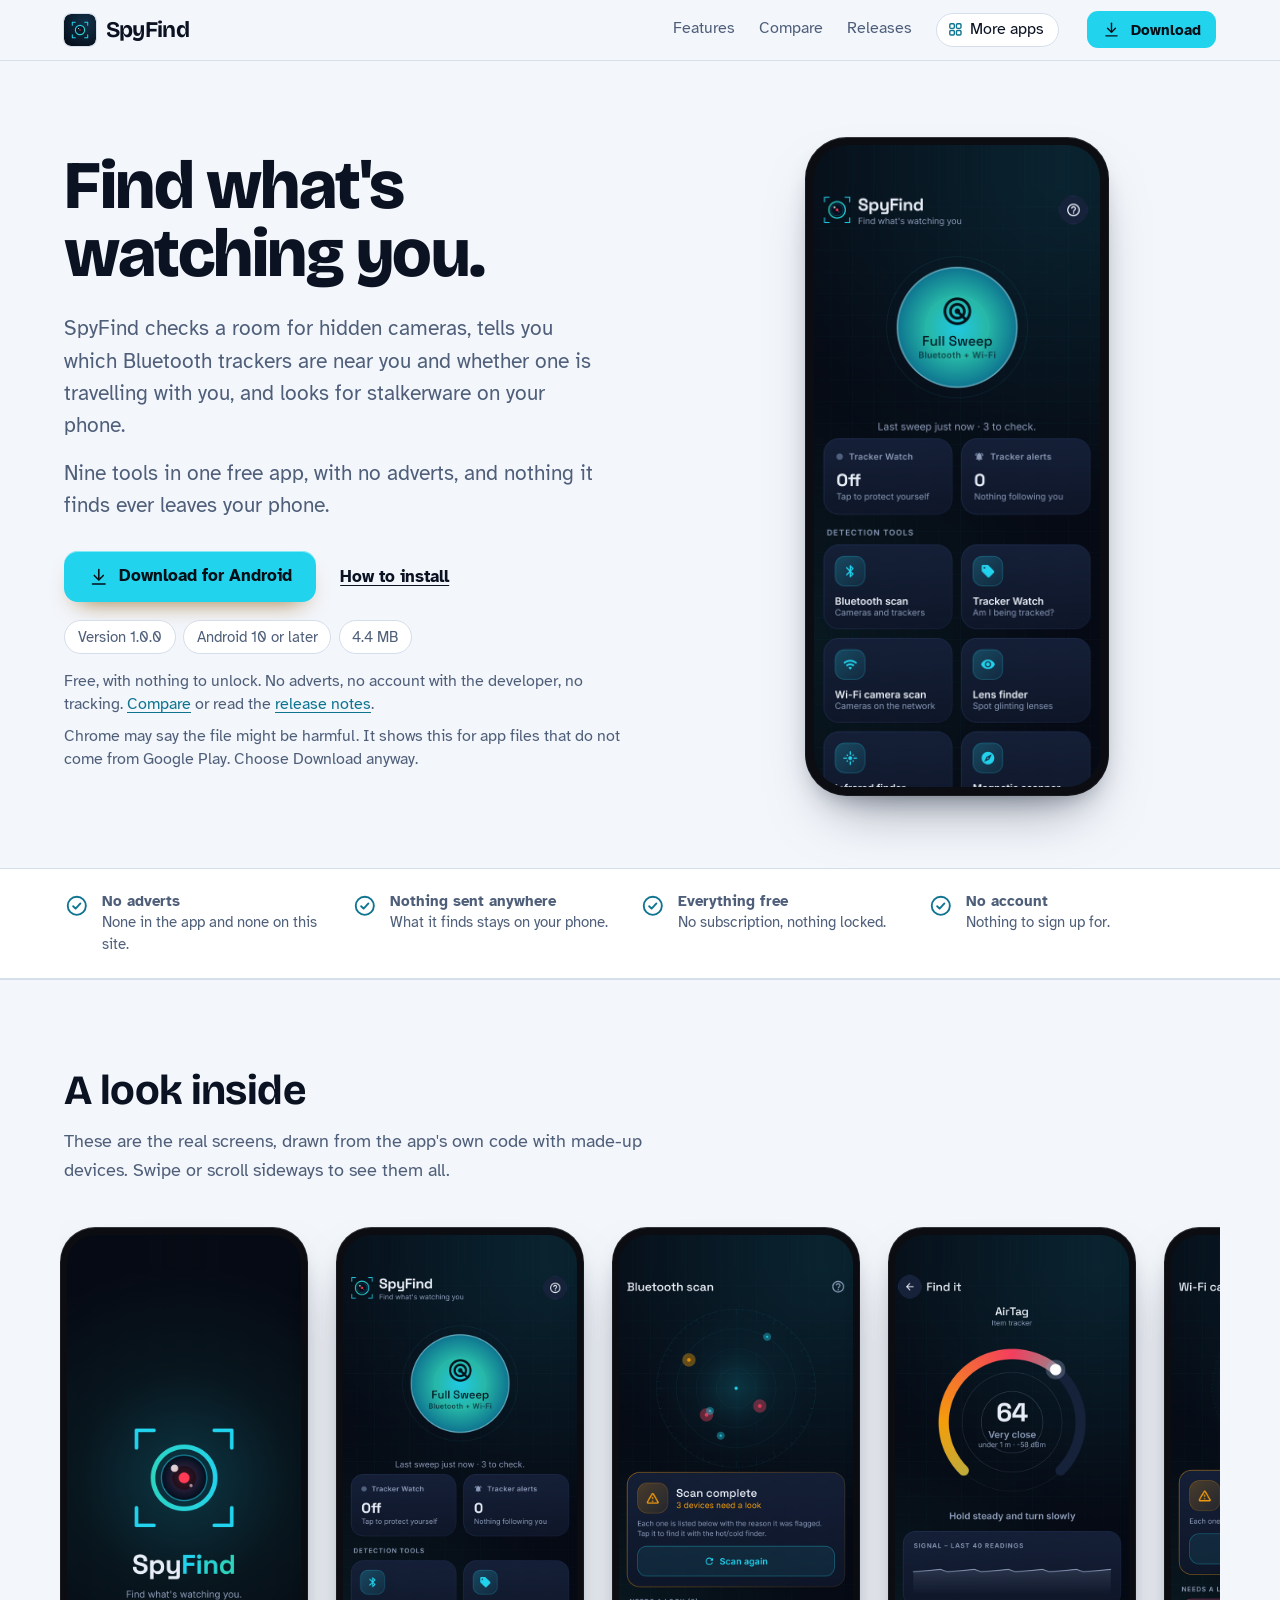
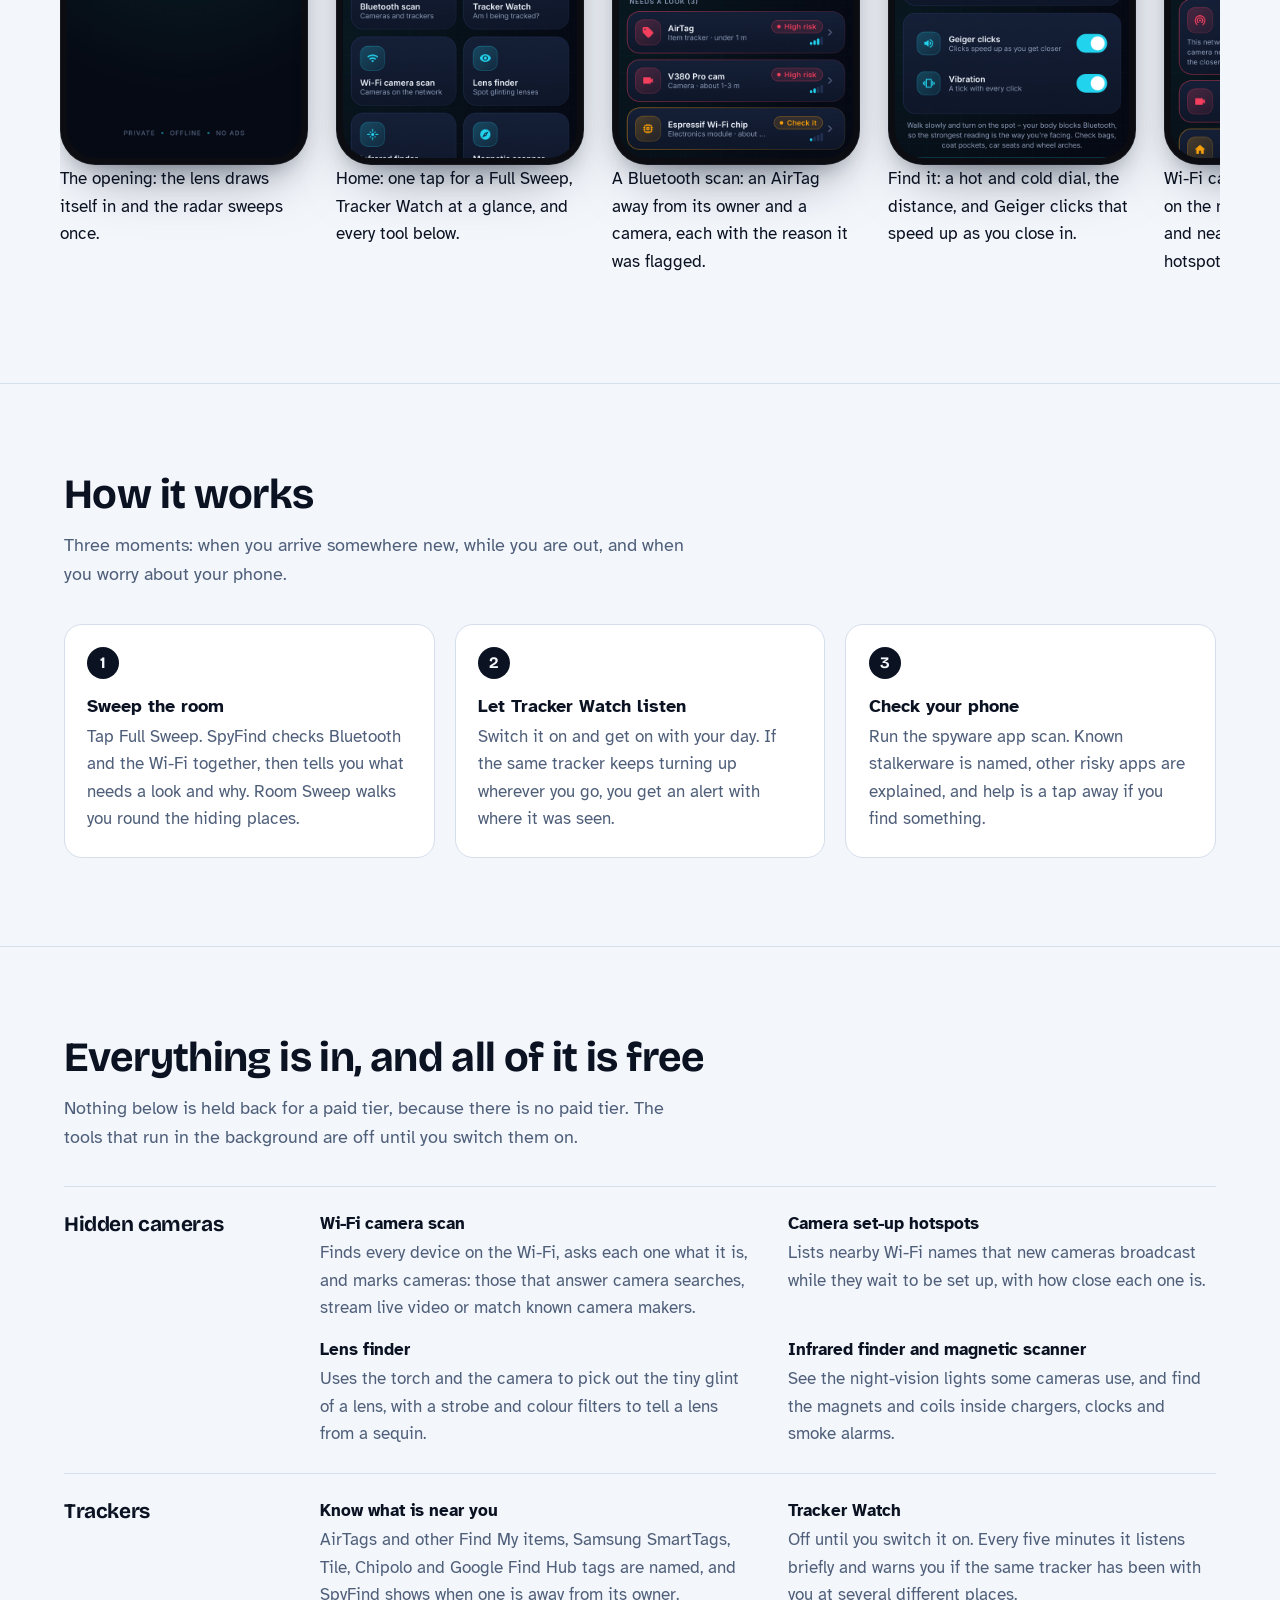
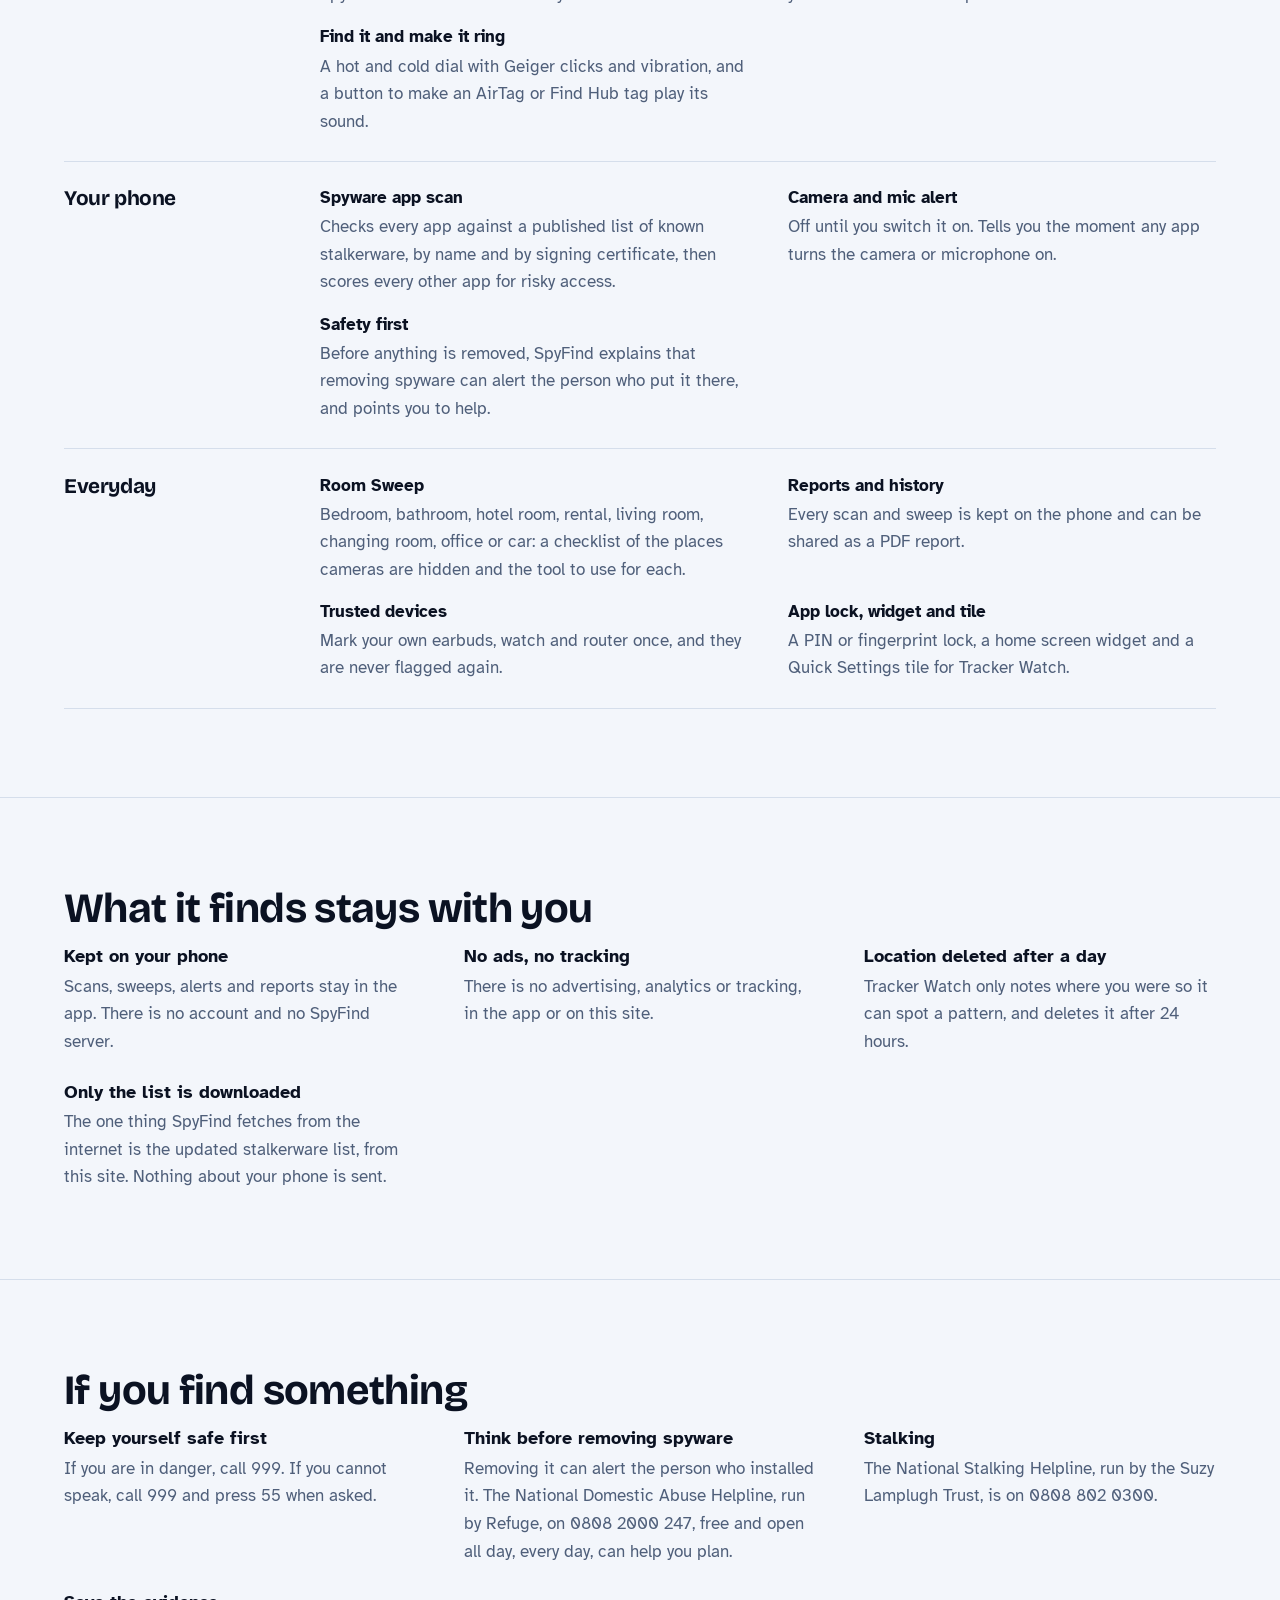
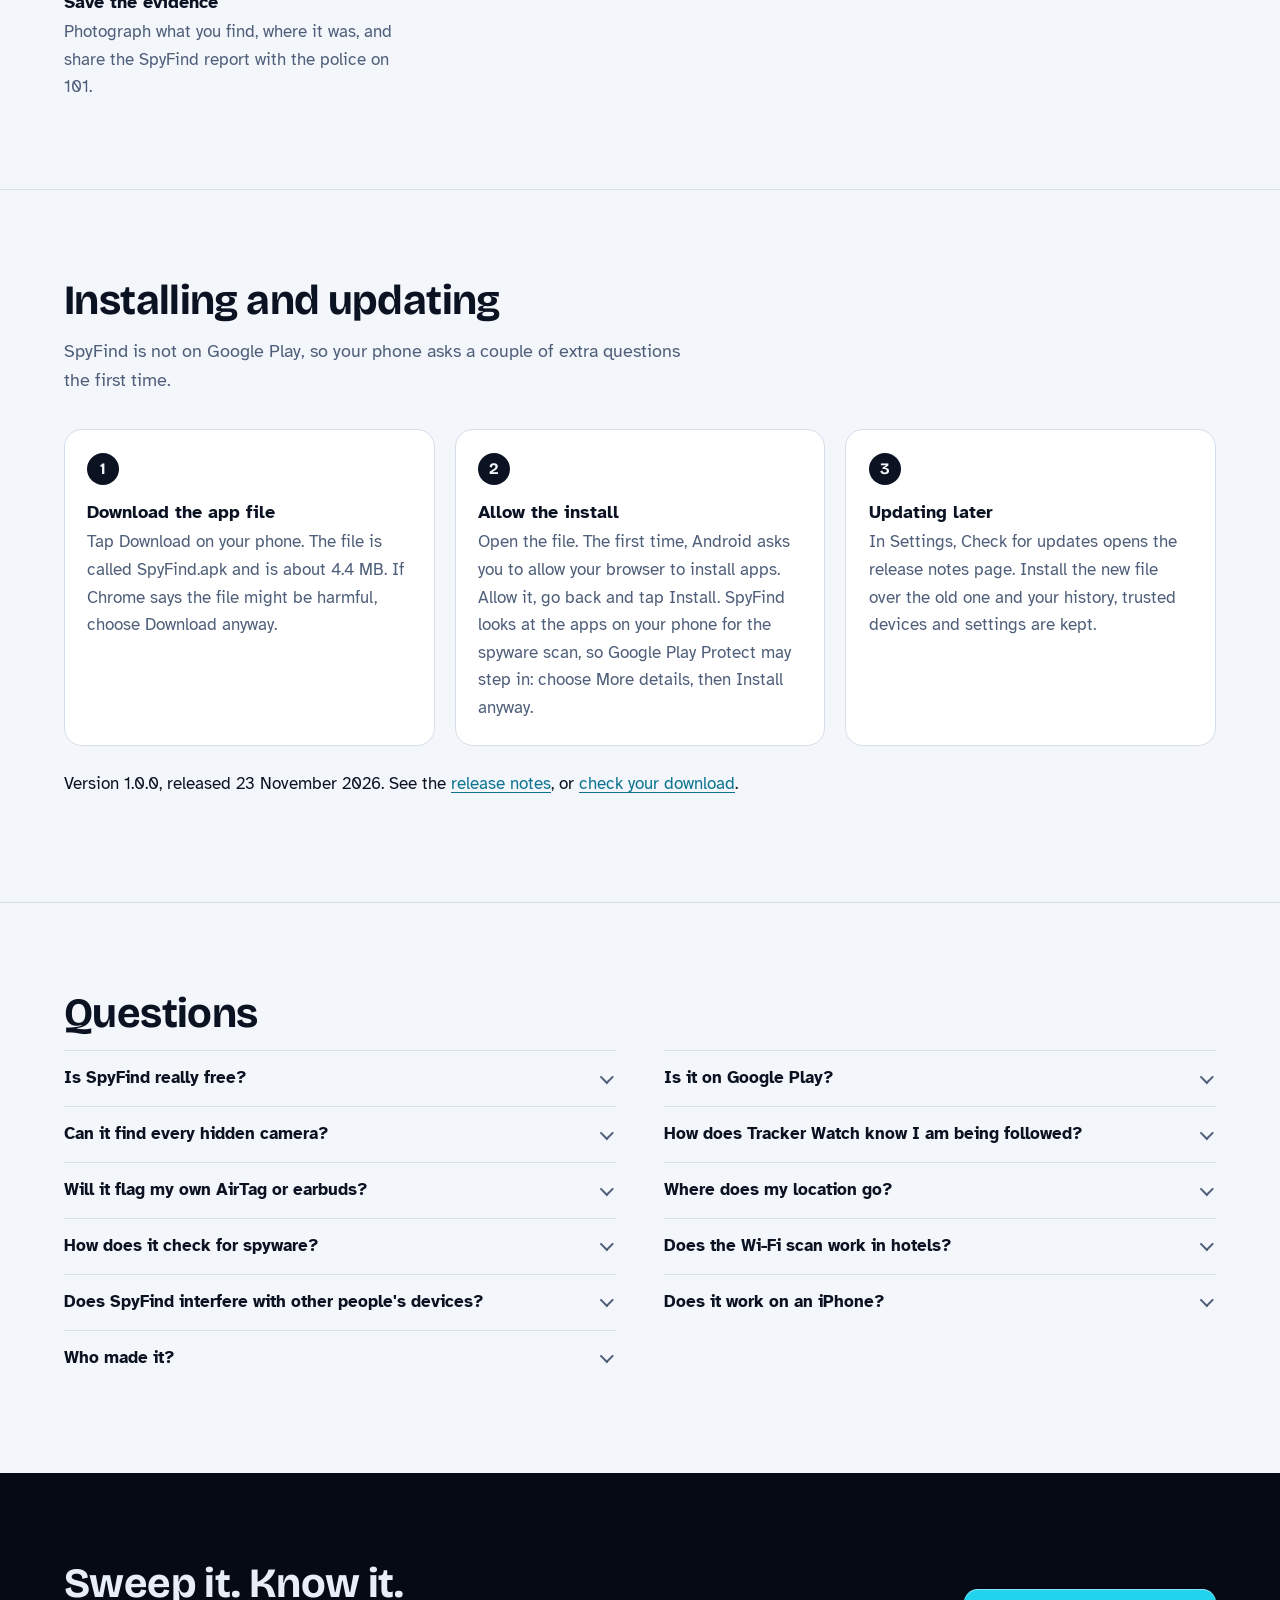
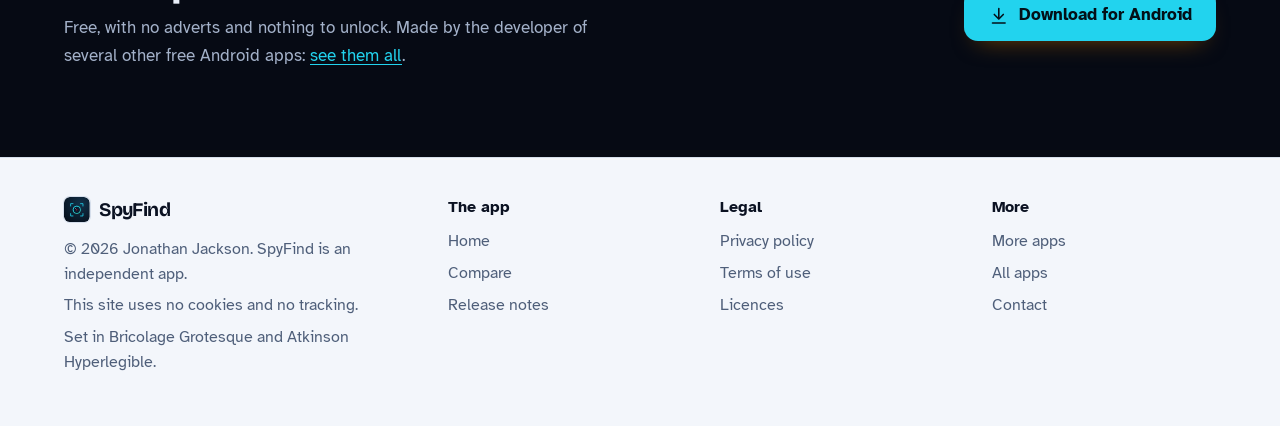
<file: index.html>
<!DOCTYPE html>
<html lang="en-GB">
<head>
<meta charset="utf-8">
<meta name="viewport" content="width=device-width, initial-scale=1">
<title>SpyFind: find hidden cameras, trackers and spyware, free and private</title>
<meta name="description" content="SpyFind is a free Android app that finds hidden cameras, Bluetooth trackers such as AirTags, and stalkerware on your phone. It warns you if a tracker is travelling with you. No adverts, no account, nothing sent anywhere.">
<meta name="author" content="Jonathan Jackson">
<link rel="canonical" href="https://customgpter.github.io/spyfind/">
<meta name="theme-color" content="#f3f6fb" media="(prefers-color-scheme: light)">
<meta name="theme-color" content="#060a14" media="(prefers-color-scheme: dark)">
<meta property="og:type" content="website">
<meta property="og:site_name" content="SpyFind">
<meta property="og:title" content="SpyFind: find hidden cameras, trackers and spyware, free and private">
<meta property="og:description" content="SpyFind is a free Android app that finds hidden cameras, Bluetooth trackers such as AirTags, and stalkerware on your phone. It warns you if a tracker is travelling with you. No adverts, no account, nothing sent anywhere.">
<meta property="og:url" content="https://customgpter.github.io/spyfind/">
<meta property="og:image" content="https://customgpter.github.io/spyfind/assets/og.png">
<meta property="og:image:width" content="1200">
<meta property="og:image:height" content="630">
<meta property="og:image:alt" content="SpyFind: the Full Sweep home screen and a Bluetooth scan that has flagged an AirTag and a camera">
<meta property="og:locale" content="en_GB">
<meta name="twitter:card" content="summary_large_image">
<link rel="icon" href="./assets/favicon.svg" type="image/svg+xml">
<link rel="apple-touch-icon" href="./assets/apple-touch-icon.png">
<link rel="preload" href="./assets/fonts/bricolage-grotesque-latin.woff2" as="font" type="font/woff2" crossorigin>
<link rel="preload" href="./assets/fonts/atkinson-hyperlegible-latin-400-normal.woff2" as="font" type="font/woff2" crossorigin>
<link rel="stylesheet" href="./assets/site.css?v=1">
<link rel="stylesheet" href="./assets/house.css?v=1">
<link rel="stylesheet" href="./assets/apps-list.css?v=1">
<script src="./assets/apps-list.js?v=1" defer></script>
<script type="application/ld+json">{"@context": "https://schema.org", "@type": "SoftwareApplication", "name": "SpyFind", "url": "https://customgpter.github.io/spyfind/", "description": "SpyFind is a free Android app that finds hidden cameras, Bluetooth trackers such as AirTags, and stalkerware on your phone. It warns you if a tracker is travelling with you. No adverts, no account, nothing sent anywhere.", "applicationCategory": "SecurityApplication", "operatingSystem": "Android 10 or later", "softwareVersion": "1.0.0", "downloadUrl": "https://github.com/CustomGPTer/spyfind/releases/latest/download/SpyFind.apk", "releaseNotes": "https://customgpter.github.io/spyfind/releases.html", "offers": {"@type": "Offer", "price": "0", "priceCurrency": "GBP"}, "inLanguage": "en-GB", "image": "https://customgpter.github.io/spyfind/assets/og.png", "author": {"@type": "Person", "name": "Jonathan Jackson"}}</script>
<script type="application/ld+json">{"@context": "https://schema.org", "@type": "FAQPage", "mainEntity": [{"@type": "Question", "name": "Is SpyFind really free?", "acceptedAnswer": {"@type": "Answer", "text": "Yes. There is no paid version, no subscription and no adverts, and nothing is locked. Every tool is there from the start."}}, {"@type": "Question", "name": "Is it on Google Play?", "acceptedAnswer": {"@type": "Answer", "text": "No. SpyFind is a personal project and is downloaded from this site as an Android app file. It needs Android 10 or later."}}, {"@type": "Question", "name": "Can it find every hidden camera?", "acceptedAnswer": {"@type": "Answer", "text": "No app can. A camera with no wireless, or one that is switched off, sends out nothing to detect. That is why SpyFind gives you several checks, from the network to the lens finder to a checklist for your own eyes. Use more than one."}}, {"@type": "Question", "name": "How does Tracker Watch know I am being followed?", "acceptedAnswer": {"@type": "Answer", "text": "Every five minutes it listens for 12 seconds and notes roughly where you are. If the same tracker turns up at three different places over 30 minutes, it warns you. You can make it more or less sensitive. A tracker that is with its owner is ignored."}}, {"@type": "Question", "name": "Will it flag my own AirTag or earbuds?", "acceptedAnswer": {"@type": "Answer", "text": "An AirTag near its owner's iPhone is not counted as following anyone. For anything else of yours, tap Trust and SpyFind will leave it alone."}}, {"@type": "Question", "name": "Where does my location go?", "acceptedAnswer": {"@type": "Answer", "text": "Nowhere. Tracker Watch keeps the places it noted on your phone and deletes them after 24 hours. You can delete them sooner in Settings."}}, {"@type": "Question", "name": "How does it check for spyware?", "acceptedAnswer": {"@type": "Answer", "text": "It compares every app on your phone with the Echap stalkerware list, a public list of known stalkerware apps and their signing certificates, then scores the rest for powerful access such as reading the screen or notifications. You can update the list from Settings."}}, {"@type": "Question", "name": "Does the Wi-Fi scan work in hotels?", "acceptedAnswer": {"@type": "Answer", "text": "Often not fully. Many hotel and guest networks keep devices apart, so a camera on the same network may not answer. The camera hotspot list, the Bluetooth scan, the lens finder and the room checklist still work."}}, {"@type": "Question", "name": "Does SpyFind interfere with other people's devices?", "acceptedAnswer": {"@type": "Answer", "text": "No. It only listens and asks devices what they are. It never connects to, blocks or switches off anything."}}, {"@type": "Question", "name": "Does it work on an iPhone?", "acceptedAnswer": {"@type": "Answer", "text": "No. SpyFind is for Android phones only."}}, {"@type": "Question", "name": "Who made it?", "acceptedAnswer": {"@type": "Answer", "text": "SpyFind is made by Jonathan Jackson, an independent developer in the United Kingdom."}}]}</script>
</head>
<body>
<a class="skip" href="#main">Skip to content</a>
<header class="masthead">
<div class="wrap">
<a class="brand" href="./" aria-label="SpyFind home"><svg viewBox="0 0 108 108" aria-hidden="true"><defs><radialGradient id="sfhb" cx="65%" cy="28%" r="100%"><stop offset="0" stop-color="#12324A"/><stop offset="1" stop-color="#050913"/></radialGradient><linearGradient id="sfhr" x1="0" y1="0" x2="1" y2="1"><stop offset="0" stop-color="#22D3EE"/><stop offset="1" stop-color="#2DD4BF"/></linearGradient><radialGradient id="sfhl"><stop offset="0" stop-color="#1B3A63"/><stop offset="1" stop-color="#04101F"/></radialGradient></defs><rect width="108" height="108" rx="24" fill="url(#sfhb)"/><path d="M38 28H28V38M70 28H80V38M38 80H28V70M70 80H80V70" fill="none" stroke="#22D3EE" stroke-width="3.4" stroke-linecap="round" stroke-linejoin="round"/><circle cx="54" cy="54" r="15.5" fill="none" stroke="url(#sfhr)" stroke-width="4"/><circle cx="54" cy="54" r="12" fill="url(#sfhl)"/><circle cx="54" cy="54" r="6" fill="#020812"/><circle cx="49" cy="49" r="2" fill="#fff" fill-opacity=".87"/><circle cx="54" cy="54" r="2.8" fill="#FF3B55"/></svg><span>SpyFind</span></a>
<nav aria-label="Main"><ul><li><a href="./#features">Features</a></li><li><a href="./compare.html">Compare</a></li><li><a href="./releases.html">Releases</a></li><li><a class="more-apps" href="./more-apps.html"><svg class="ico" viewBox="0 0 24 24" aria-hidden="true"><rect x="4" y="4" width="6.5" height="6.5" rx="1.6"/><rect x="13.5" y="4" width="6.5" height="6.5" rx="1.6"/><rect x="4" y="13.5" width="6.5" height="6.5" rx="1.6"/><rect x="13.5" y="13.5" width="6.5" height="6.5" rx="1.6"/></svg>More apps</a></li></ul></nav>
<a class="button small" href="https://github.com/CustomGPTer/spyfind/releases/latest/download/SpyFind.apk"><svg class="ico" viewBox="0 0 24 24" aria-hidden="true"><path d="M12 4v11"/><path d="M7 10.5l5 5 5-5"/><path d="M5 20h14"/></svg>Download</a>
</div>
</header>
<main id="main">
<div class="hero">
<div class="wrap hero-grid">
<div class="hero-copy">
<h1>Find what&#x27;s watching you.</h1>
<p class="lede">SpyFind checks a room for hidden cameras, tells you which Bluetooth trackers are near you and whether one is travelling with you, and looks for stalkerware on your phone.</p><p class="lede">Nine tools in one free app, with no adverts, and nothing it finds ever leaves your phone.</p>
<p class="get" id="download"><a class="button" href="https://github.com/CustomGPTer/spyfind/releases/latest/download/SpyFind.apk"><svg class="ico" viewBox="0 0 24 24" aria-hidden="true"><path d="M12 4v11"/><path d="M7 10.5l5 5 5-5"/><path d="M5 20h14"/></svg>Download for Android</a><a class="aside" href="#install">How to install</a></p>
<ul class="pills"><li>Version 1.0.0</li><li>Android 10 or later</li><li>4.4 MB</li></ul>
<p class="facts">Free, with nothing to unlock. No adverts, no account with the developer, no tracking. <a href="compare.html">Compare</a> or read the <a href="releases.html">release notes</a>.</p>
<p class="facts">Chrome may say the file might be harmful. It shows this for app files that do not come from Google Play. Choose Download anyway.</p>
</div>
<div class="hero-phone"><div class="phone"><img src="./assets/screens/home.png" alt="SpyFind home: a Full Sweep button, Tracker Watch and the detection tools." width="393" height="852" fetchpriority="high"></div></div>
</div>
</div>

<section class="promises" aria-label="In short">
<div class="wrap"><ul><li><svg class="ico" viewBox="0 0 24 24" aria-hidden="true"><circle cx="12" cy="12" r="8.5"/><path d="M8.6 12.4l2.3 2.3 4.5-4.9"/></svg><span><b>No adverts</b><span>None in the app and none on this site.</span></span></li><li><svg class="ico" viewBox="0 0 24 24" aria-hidden="true"><circle cx="12" cy="12" r="8.5"/><path d="M8.6 12.4l2.3 2.3 4.5-4.9"/></svg><span><b>Nothing sent anywhere</b><span>What it finds stays on your phone.</span></span></li><li><svg class="ico" viewBox="0 0 24 24" aria-hidden="true"><circle cx="12" cy="12" r="8.5"/><path d="M8.6 12.4l2.3 2.3 4.5-4.9"/></svg><span><b>Everything free</b><span>No subscription, nothing locked.</span></span></li><li><svg class="ico" viewBox="0 0 24 24" aria-hidden="true"><circle cx="12" cy="12" r="8.5"/><path d="M8.6 12.4l2.3 2.3 4.5-4.9"/></svg><span><b>No account</b><span>Nothing to sign up for.</span></span></li></ul></div>
</section>

<section id="screens" aria-labelledby="screens-h">
<div class="wrap">
<h2 id="screens-h">A look inside</h2>
<p class="intro">These are the real screens, drawn from the app&#x27;s own code with made-up devices. Swipe or scroll sideways to see them all.</p>
<div class="gallery" tabindex="0" role="region" aria-label="Screens from SpyFind"><figure class="shot"><div class="phone"><img src="./assets/screens/opening.png" alt="The opening: the lens draws itself in and the radar sweeps once." width="393" height="852" loading="eager" decoding="async"></div><figcaption>The opening: the lens draws itself in and the radar sweeps once.</figcaption></figure><figure class="shot"><div class="phone"><img src="./assets/screens/home.png" alt="Home: one tap for a Full Sweep, Tracker Watch at a glance, and every tool below." width="393" height="852" loading="eager" decoding="async"></div><figcaption>Home: one tap for a Full Sweep, Tracker Watch at a glance, and every tool below.</figcaption></figure><figure class="shot"><div class="phone"><img src="./assets/screens/results.png" alt="A Bluetooth scan: an AirTag away from its owner and a camera, each with the reason it was flagged." width="393" height="852" loading="eager" decoding="async"></div><figcaption>A Bluetooth scan: an AirTag away from its owner and a camera, each with the reason it was flagged.</figcaption></figure><figure class="shot"><div class="phone"><img src="./assets/screens/finder.png" alt="Find it: a hot and cold dial, the distance, and Geiger clicks that speed up as you close in." width="393" height="852" loading="lazy" decoding="async"></div><figcaption>Find it: a hot and cold dial, the distance, and Geiger clicks that speed up as you close in.</figcaption></figure><figure class="shot"><div class="phone"><img src="./assets/screens/wifi.png" alt="Wi-Fi camera scan: every device on the network, cameras marked, and nearby camera set-up hotspots." width="393" height="852" loading="lazy" decoding="async"></div><figcaption>Wi-Fi camera scan: every device on the network, cameras marked, and nearby camera set-up hotspots.</figcaption></figure><figure class="shot"><div class="phone"><img src="./assets/screens/spyware.png" alt="Spyware app scan: every app checked against a list of known stalkerware and scored for risk." width="393" height="852" loading="lazy" decoding="async"></div><figcaption>Spyware app scan: every app checked against a list of known stalkerware and scored for risk.</figcaption></figure><figure class="shot"><div class="phone"><img src="./assets/screens/room.png" alt="Room Sweep: a checklist for each room, with the right tool for each hiding place." width="393" height="852" loading="lazy" decoding="async"></div><figcaption>Room Sweep: a checklist for each room, with the right tool for each hiding place.</figcaption></figure><figure class="shot"><div class="phone"><img src="./assets/screens/watch.png" alt="Tracker Watch: how it decides a tracker is travelling with you, in plain words." width="393" height="852" loading="lazy" decoding="async"></div><figcaption>Tracker Watch: how it decides a tracker is travelling with you, in plain words.</figcaption></figure><figure class="shot"><div class="phone"><img src="./assets/screens/help.png" alt="Get help: free UK helplines, a tap away." width="393" height="852" loading="lazy" decoding="async"></div><figcaption>Get help: free UK helplines, a tap away.</figcaption></figure><figure class="shot"><div class="phone"><img src="./assets/screens/home-light.png" alt="The light look, for daylight." width="393" height="852" loading="lazy" decoding="async"></div><figcaption>The light look, for daylight.</figcaption></figure></div>
</div>
</section>

<section id="how" aria-labelledby="how-h">
<div class="wrap">
<h2 id="how-h">How it works</h2>
<p class="intro">Three moments: when you arrive somewhere new, while you are out, and when you worry about your phone.</p>
<ol class="steps"><li><h3>Sweep the room</h3><p>Tap Full Sweep. SpyFind checks Bluetooth and the Wi-Fi together, then tells you what needs a look and why. Room Sweep walks you round the hiding places.</p></li><li><h3>Let Tracker Watch listen</h3><p>Switch it on and get on with your day. If the same tracker keeps turning up wherever you go, you get an alert with where it was seen.</p></li><li><h3>Check your phone</h3><p>Run the spyware app scan. Known stalkerware is named, other risky apps are explained, and help is a tap away if you find something.</p></li></ol>
</div>
</section>

<section id="features" aria-labelledby="features-h">
<div class="wrap">
<h2 id="features-h">Everything is in, and all of it is free</h2>
<p class="intro">Nothing below is held back for a paid tier, because there is no paid tier. The tools that run in the background are off until you switch them on.</p>
<div class="groups"><div class="group"><h3>Hidden cameras</h3><dl><div><dt>Wi-Fi camera scan</dt><dd>Finds every device on the Wi-Fi, asks each one what it is, and marks cameras: those that answer camera searches, stream live video or match known camera makers.</dd></div><div><dt>Camera set-up hotspots</dt><dd>Lists nearby Wi-Fi names that new cameras broadcast while they wait to be set up, with how close each one is.</dd></div><div><dt>Lens finder</dt><dd>Uses the torch and the camera to pick out the tiny glint of a lens, with a strobe and colour filters to tell a lens from a sequin.</dd></div><div><dt>Infrared finder and magnetic scanner</dt><dd>See the night-vision lights some cameras use, and find the magnets and coils inside chargers, clocks and smoke alarms.</dd></div></dl></div><div class="group"><h3>Trackers</h3><dl><div><dt>Know what is near you</dt><dd>AirTags and other Find My items, Samsung SmartTags, Tile, Chipolo and Google Find Hub tags are named, and SpyFind shows when one is away from its owner.</dd></div><div><dt>Tracker Watch</dt><dd>Off until you switch it on. Every five minutes it listens briefly and warns you if the same tracker has been with you at several different places.</dd></div><div><dt>Find it and make it ring</dt><dd>A hot and cold dial with Geiger clicks and vibration, and a button to make an AirTag or Find Hub tag play its sound.</dd></div></dl></div><div class="group"><h3>Your phone</h3><dl><div><dt>Spyware app scan</dt><dd>Checks every app against a published list of known stalkerware, by name and by signing certificate, then scores every other app for risky access.</dd></div><div><dt>Camera and mic alert</dt><dd>Off until you switch it on. Tells you the moment any app turns the camera or microphone on.</dd></div><div><dt>Safety first</dt><dd>Before anything is removed, SpyFind explains that removing spyware can alert the person who put it there, and points you to help.</dd></div></dl></div><div class="group"><h3>Everyday</h3><dl><div><dt>Room Sweep</dt><dd>Bedroom, bathroom, hotel room, rental, living room, changing room, office or car: a checklist of the places cameras are hidden and the tool to use for each.</dd></div><div><dt>Reports and history</dt><dd>Every scan and sweep is kept on the phone and can be shared as a PDF report.</dd></div><div><dt>Trusted devices</dt><dd>Mark your own earbuds, watch and router once, and they are never flagged again.</dd></div><div><dt>App lock, widget and tile</dt><dd>A PIN or fingerprint lock, a home screen widget and a Quick Settings tile for Tracker Watch.</dd></div></dl></div></div>
</div>
</section>

<section id="privacy" aria-labelledby="privacy-h">
<div class="wrap">
<h2 id="privacy-h">What it finds stays with you</h2>
<ul class="plain"><li><h3>Kept on your phone</h3><p>Scans, sweeps, alerts and reports stay in the app. There is no account and no SpyFind server.</p></li><li><h3>No ads, no tracking</h3><p>There is no advertising, analytics or tracking, in the app or on this site.</p></li><li><h3>Location deleted after a day</h3><p>Tracker Watch only notes where you were so it can spot a pattern, and deletes it after 24 hours.</p></li><li><h3>Only the list is downloaded</h3><p>The one thing SpyFind fetches from the internet is the updated stalkerware list, from this site. Nothing about your phone is sent.</p></li></ul>
</div>
</section>

<section id="safety" aria-labelledby="safety-h">
<div class="wrap">
<h2 id="safety-h">If you find something</h2>
<ul class="plain"><li><h3>Keep yourself safe first</h3><p>If you are in danger, call 999. If you cannot speak, call 999 and press 55 when asked.</p></li><li><h3>Think before removing spyware</h3><p>Removing it can alert the person who installed it. The National Domestic Abuse Helpline, run by Refuge, on 0808 2000 247, free and open all day, every day, can help you plan.</p></li><li><h3>Stalking</h3><p>The National Stalking Helpline, run by the Suzy Lamplugh Trust, is on 0808 802 0300.</p></li><li><h3>Save the evidence</h3><p>Photograph what you find, where it was, and share the SpyFind report with the police on 101.</p></li></ul>
</div>
</section>

<section id="install" aria-labelledby="install-h">
<div class="wrap">
<h2 id="install-h">Installing and updating</h2>
<p class="intro">SpyFind is not on Google Play, so your phone asks a couple of extra questions the first time.</p>
<ol class="steps"><li><h3>Download the app file</h3><p>Tap Download on your phone. The file is called SpyFind.apk and is about 4.4 MB. If Chrome says the file might be harmful, choose Download anyway.</p></li><li><h3>Allow the install</h3><p>Open the file. The first time, Android asks you to allow your browser to install apps. Allow it, go back and tap Install. SpyFind looks at the apps on your phone for the spyware scan, so Google Play Protect may step in: choose More details, then Install anyway.</p></li><li><h3>Updating later</h3><p>In Settings, Check for updates opens the release notes page. Install the new file over the old one and your history, trusted devices and settings are kept.</p></li></ol>
<p class="after-table">Version 1.0.0, released 23 November 2026. See the <a href="releases.html">release notes</a>, or <a href="releases.html#checking">check your download</a>.</p>
</div>
</section>

<section id="questions" aria-labelledby="questions-h">
<div class="wrap">
<h2 id="questions-h">Questions</h2>
<div class="faq"><details><summary>Is SpyFind really free?</summary><p>Yes. There is no paid version, no subscription and no adverts, and nothing is locked. Every tool is there from the start.</p></details><details><summary>Is it on Google Play?</summary><p>No. SpyFind is a personal project and is downloaded from this site as an Android app file. It needs Android 10 or later.</p></details><details><summary>Can it find every hidden camera?</summary><p>No app can. A camera with no wireless, or one that is switched off, sends out nothing to detect. That is why SpyFind gives you several checks, from the network to the lens finder to a checklist for your own eyes. Use more than one.</p></details><details><summary>How does Tracker Watch know I am being followed?</summary><p>Every five minutes it listens for 12 seconds and notes roughly where you are. If the same tracker turns up at three different places over 30 minutes, it warns you. You can make it more or less sensitive. A tracker that is with its owner is ignored.</p></details><details><summary>Will it flag my own AirTag or earbuds?</summary><p>An AirTag near its owner&#x27;s iPhone is not counted as following anyone. For anything else of yours, tap Trust and SpyFind will leave it alone.</p></details><details><summary>Where does my location go?</summary><p>Nowhere. Tracker Watch keeps the places it noted on your phone and deletes them after 24 hours. You can delete them sooner in Settings.</p></details><details><summary>How does it check for spyware?</summary><p>It compares every app on your phone with the Echap stalkerware list, a public list of known stalkerware apps and their signing certificates, then scores the rest for powerful access such as reading the screen or notifications. You can update the list from Settings.</p></details><details><summary>Does the Wi-Fi scan work in hotels?</summary><p>Often not fully. Many hotel and guest networks keep devices apart, so a camera on the same network may not answer. The camera hotspot list, the Bluetooth scan, the lens finder and the room checklist still work.</p></details><details><summary>Does SpyFind interfere with other people&#x27;s devices?</summary><p>No. It only listens and asks devices what they are. It never connects to, blocks or switches off anything.</p></details><details><summary>Does it work on an iPhone?</summary><p>No. SpyFind is for Android phones only.</p></details><details><summary>Who made it?</summary><p>SpyFind is made by Jonathan Jackson, an independent developer in the United Kingdom.</p></details></div>
</div>
</section>

<section class="closing" aria-labelledby="closing-h">
<div class="wrap">
<div><h2 id="closing-h">Sweep it. Know it.</h2><p>Free, with no adverts and nothing to unlock. Made by the developer of several other free Android apps: <a href="more-apps.html">see them all</a>.</p></div>
<a class="button" href="https://github.com/CustomGPTer/spyfind/releases/latest/download/SpyFind.apk"><svg class="ico" viewBox="0 0 24 24" aria-hidden="true"><path d="M12 4v11"/><path d="M7 10.5l5 5 5-5"/><path d="M5 20h14"/></svg>Download for Android</a>
</div>
</section>
</main>
<footer class="colophon">
<div class="wrap">
<div>
<a class="brand" href="./" aria-label="SpyFind home"><svg viewBox="0 0 108 108" aria-hidden="true"><defs><radialGradient id="sffb" cx="65%" cy="28%" r="100%"><stop offset="0" stop-color="#12324A"/><stop offset="1" stop-color="#050913"/></radialGradient><linearGradient id="sffr" x1="0" y1="0" x2="1" y2="1"><stop offset="0" stop-color="#22D3EE"/><stop offset="1" stop-color="#2DD4BF"/></linearGradient><radialGradient id="sffl"><stop offset="0" stop-color="#1B3A63"/><stop offset="1" stop-color="#04101F"/></radialGradient></defs><rect width="108" height="108" rx="24" fill="url(#sffb)"/><path d="M38 28H28V38M70 28H80V38M38 80H28V70M70 80H80V70" fill="none" stroke="#22D3EE" stroke-width="3.4" stroke-linecap="round" stroke-linejoin="round"/><circle cx="54" cy="54" r="15.5" fill="none" stroke="url(#sffr)" stroke-width="4"/><circle cx="54" cy="54" r="12" fill="url(#sffl)"/><circle cx="54" cy="54" r="6" fill="#020812"/><circle cx="49" cy="49" r="2" fill="#fff" fill-opacity=".87"/><circle cx="54" cy="54" r="2.8" fill="#FF3B55"/></svg><span>SpyFind</span></a>
<p>&copy; 2026 Jonathan Jackson. SpyFind is an independent app.</p>
<p>This site uses no cookies and no tracking.</p>
<p>Set in Bricolage Grotesque and Atkinson Hyperlegible.</p>
</div>
<nav aria-label="The app"><h2>The app</h2><ul>
<li><a href="./">Home</a></li>
<li><a href="./compare.html">Compare</a></li>
<li><a href="./releases.html">Release notes</a></li>
</ul></nav>
<nav aria-label="Legal"><h2>Legal</h2><ul>
<li><a href="./privacy.html">Privacy policy</a></li>
<li><a href="./terms.html">Terms of use</a></li>
<li><a href="./licences.html">Licences</a></li>
</ul></nav>
<nav aria-label="More"><h2>More</h2><ul>
<li><a href="./more-apps.html">More apps</a></li>
<li><a href="https://customgpter.github.io/">All apps</a></li>
<li><a href="https://github.com/CustomGPTer/spyfind/issues">Contact</a></li>
</ul></nav>
</div>
</footer>
</body>
</html>
</file>
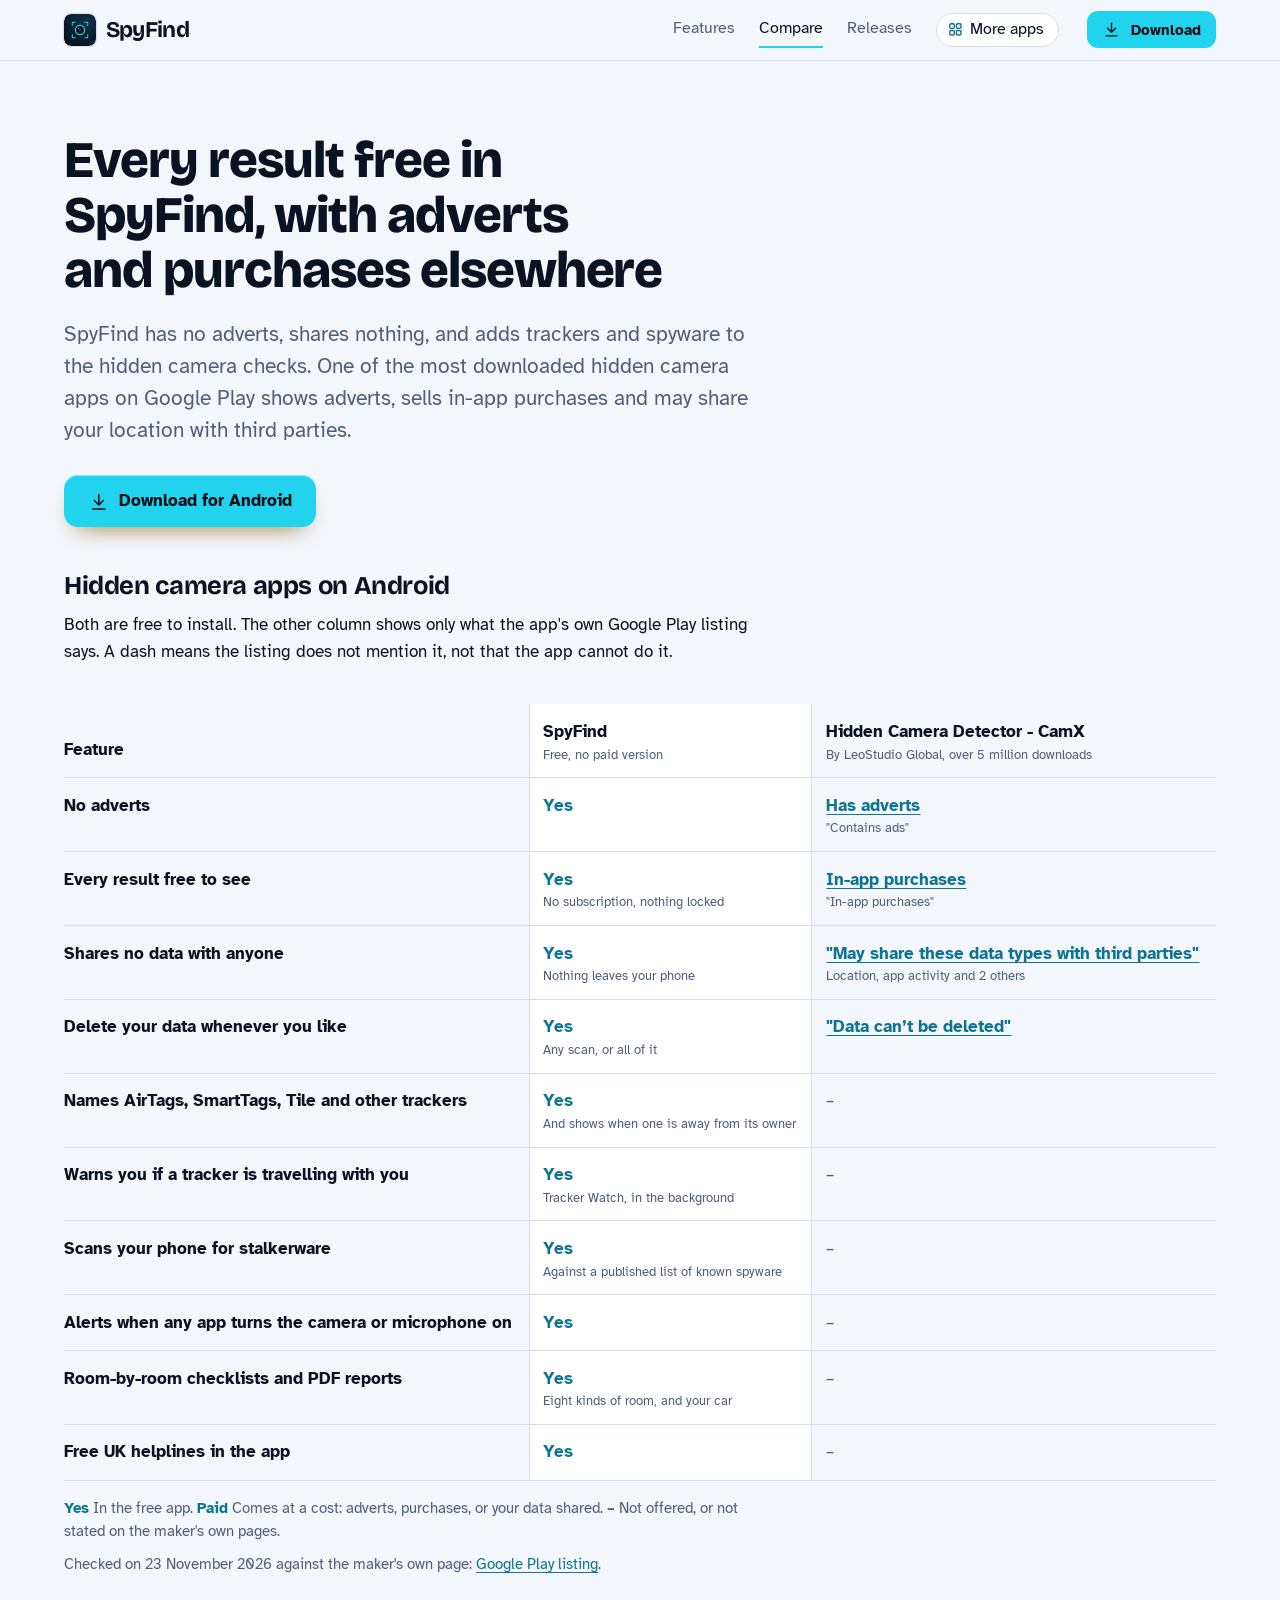
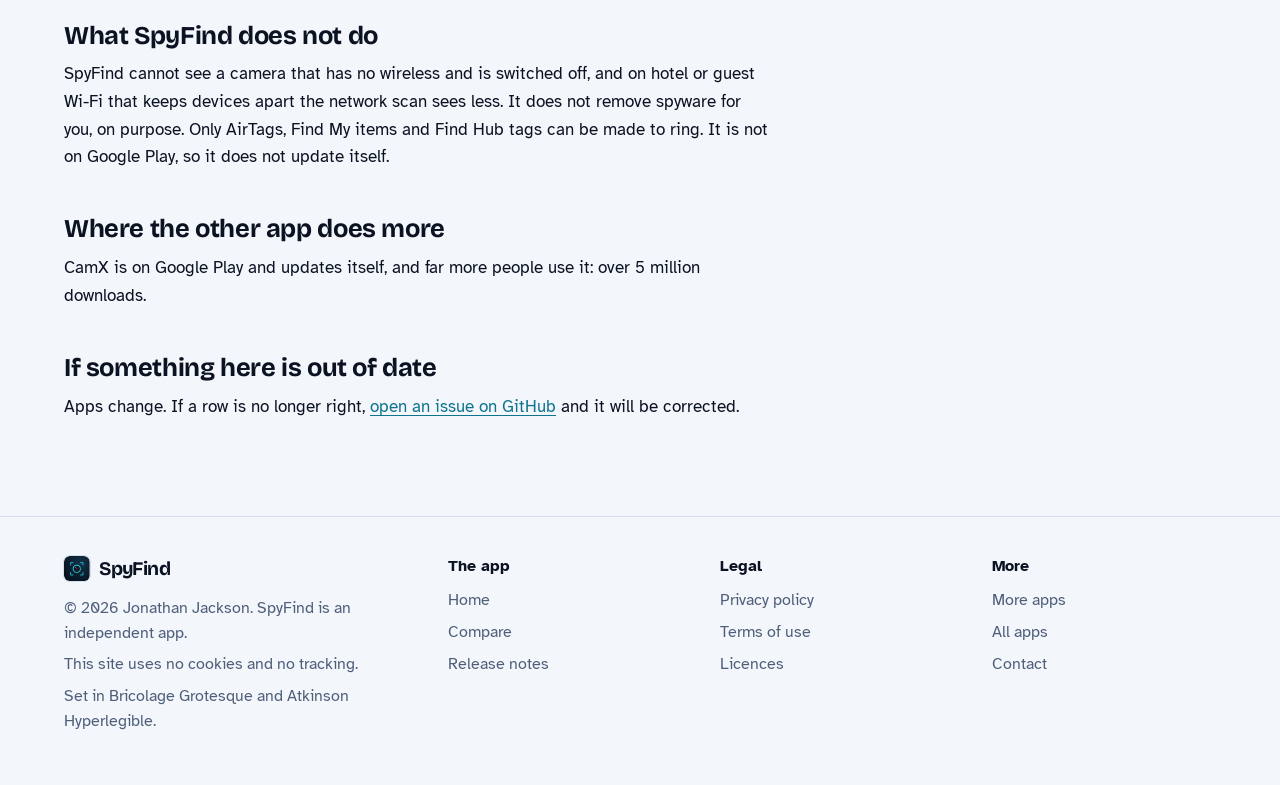
<file: compare.html>
<!DOCTYPE html>
<html lang="en-GB">
<head>
<meta charset="utf-8">
<meta name="viewport" content="width=device-width, initial-scale=1">
<title>SpyFind compared with CamX: hidden camera detectors on Android</title>
<meta name="description" content="SpyFind has no adverts, no purchases and shares nothing, and adds tracker alerts and a stalkerware scan. See how it compares with CamX, row by row, from CamX&#x27;s own Google Play listing.">
<meta name="author" content="Jonathan Jackson">
<link rel="canonical" href="https://customgpter.github.io/spyfind/compare.html">
<meta name="theme-color" content="#f3f6fb" media="(prefers-color-scheme: light)">
<meta name="theme-color" content="#060a14" media="(prefers-color-scheme: dark)">
<meta property="og:type" content="website">
<meta property="og:site_name" content="SpyFind">
<meta property="og:title" content="SpyFind compared with CamX: hidden camera detectors on Android">
<meta property="og:description" content="SpyFind has no adverts, no purchases and shares nothing, and adds tracker alerts and a stalkerware scan. See how it compares with CamX, row by row, from CamX&#x27;s own Google Play listing.">
<meta property="og:url" content="https://customgpter.github.io/spyfind/compare.html">
<meta property="og:image" content="https://customgpter.github.io/spyfind/assets/og.png">
<meta property="og:image:width" content="1200">
<meta property="og:image:height" content="630">
<meta property="og:image:alt" content="SpyFind: the Full Sweep home screen and a Bluetooth scan that has flagged an AirTag and a camera">
<meta property="og:locale" content="en_GB">
<meta name="twitter:card" content="summary_large_image">
<link rel="icon" href="./assets/favicon.svg" type="image/svg+xml">
<link rel="apple-touch-icon" href="./assets/apple-touch-icon.png">
<link rel="preload" href="./assets/fonts/bricolage-grotesque-latin.woff2" as="font" type="font/woff2" crossorigin>
<link rel="preload" href="./assets/fonts/atkinson-hyperlegible-latin-400-normal.woff2" as="font" type="font/woff2" crossorigin>
<link rel="stylesheet" href="./assets/site.css?v=1">
<link rel="stylesheet" href="./assets/house.css?v=1">
<link rel="stylesheet" href="./assets/apps-list.css?v=1">
<script src="./assets/apps-list.js?v=1" defer></script>
</head>
<body>
<a class="skip" href="#main">Skip to content</a>
<header class="masthead">
<div class="wrap">
<a class="brand" href="./" aria-label="SpyFind home"><svg viewBox="0 0 108 108" aria-hidden="true"><defs><radialGradient id="sfhb" cx="65%" cy="28%" r="100%"><stop offset="0" stop-color="#12324A"/><stop offset="1" stop-color="#050913"/></radialGradient><linearGradient id="sfhr" x1="0" y1="0" x2="1" y2="1"><stop offset="0" stop-color="#22D3EE"/><stop offset="1" stop-color="#2DD4BF"/></linearGradient><radialGradient id="sfhl"><stop offset="0" stop-color="#1B3A63"/><stop offset="1" stop-color="#04101F"/></radialGradient></defs><rect width="108" height="108" rx="24" fill="url(#sfhb)"/><path d="M38 28H28V38M70 28H80V38M38 80H28V70M70 80H80V70" fill="none" stroke="#22D3EE" stroke-width="3.4" stroke-linecap="round" stroke-linejoin="round"/><circle cx="54" cy="54" r="15.5" fill="none" stroke="url(#sfhr)" stroke-width="4"/><circle cx="54" cy="54" r="12" fill="url(#sfhl)"/><circle cx="54" cy="54" r="6" fill="#020812"/><circle cx="49" cy="49" r="2" fill="#fff" fill-opacity=".87"/><circle cx="54" cy="54" r="2.8" fill="#FF3B55"/></svg><span>SpyFind</span></a>
<nav aria-label="Main"><ul><li><a href="./#features">Features</a></li><li><a href="./compare.html" aria-current="page">Compare</a></li><li><a href="./releases.html">Releases</a></li><li><a class="more-apps" href="./more-apps.html"><svg class="ico" viewBox="0 0 24 24" aria-hidden="true"><rect x="4" y="4" width="6.5" height="6.5" rx="1.6"/><rect x="13.5" y="4" width="6.5" height="6.5" rx="1.6"/><rect x="4" y="13.5" width="6.5" height="6.5" rx="1.6"/><rect x="13.5" y="13.5" width="6.5" height="6.5" rx="1.6"/></svg>More apps</a></li></ul></nav>
<a class="button small" href="https://github.com/CustomGPTer/spyfind/releases/latest/download/SpyFind.apk"><svg class="ico" viewBox="0 0 24 24" aria-hidden="true"><path d="M12 4v11"/><path d="M7 10.5l5 5 5-5"/><path d="M5 20h14"/></svg>Download</a>
</div>
</header>
<main id="main" class="doc">
<div class="wrap">
<div class="measure">
<h1>Every result free in SpyFind, with adverts and purchases elsewhere</h1>
<p class="lede">SpyFind has no adverts, shares nothing, and adds trackers and spyware to the hidden camera checks. One of the most downloaded hidden camera apps on Google Play shows adverts, sells in-app purchases and may share your location with third parties.</p>
<p class="get"><a class="button" href="https://github.com/CustomGPTer/spyfind/releases/latest/download/SpyFind.apk"><svg class="ico" viewBox="0 0 24 24" aria-hidden="true"><path d="M12 4v11"/><path d="M7 10.5l5 5 5-5"/><path d="M5 20h14"/></svg>Download for Android</a></p>
<h2 id="table">Hidden camera apps on Android</h2>
<p>Both are free to install. The other column shows only what the app&#x27;s own Google Play listing says. A dash means the listing does not mention it, not that the app cannot do it.</p>
</div>
<div class="scroll">
<table class="cmp">
<thead><tr><th scope="col">Feature</th><th scope="col" class="ours">SpyFind<small>Free, no paid version</small></th><th scope="col">Hidden Camera Detector - CamX<small>By LeoStudio Global, over 5 million downloads</small></th></tr></thead>
<tbody>
<tr><th scope="row">No adverts</th><td class="yes ours"><span class="app">SpyFind</span><span class="v">Yes</span></td><td class="pay"><span class="app">CamX</span><span class="v"><a href="https://play.google.com/store/apps/details?id=hidden.camera.detector.spy&amp;hl=en_GB">Has adverts</a><small>&quot;Contains ads&quot;</small></span></td></tr>
<tr><th scope="row">Every result free to see</th><td class="yes ours"><span class="app">SpyFind</span><span class="v">Yes<small>No subscription, nothing locked</small></span></td><td class="pay"><span class="app">CamX</span><span class="v"><a href="https://play.google.com/store/apps/details?id=hidden.camera.detector.spy&amp;hl=en_GB">In-app purchases</a><small>&quot;In-app purchases&quot;</small></span></td></tr>
<tr><th scope="row">Shares no data with anyone</th><td class="yes ours"><span class="app">SpyFind</span><span class="v">Yes<small>Nothing leaves your phone</small></span></td><td class="pay"><span class="app">CamX</span><span class="v"><a href="https://play.google.com/store/apps/details?id=hidden.camera.detector.spy&amp;hl=en_GB">&quot;May share these data types with third parties&quot;</a><small>Location, app activity and 2 others</small></span></td></tr>
<tr><th scope="row">Delete your data whenever you like</th><td class="yes ours"><span class="app">SpyFind</span><span class="v">Yes<small>Any scan, or all of it</small></span></td><td class="pay"><span class="app">CamX</span><span class="v"><a href="https://play.google.com/store/apps/details?id=hidden.camera.detector.spy&amp;hl=en_GB">&quot;Data can’t be deleted&quot;</a></span></td></tr>
<tr><th scope="row">Names AirTags, SmartTags, Tile and other trackers</th><td class="yes ours"><span class="app">SpyFind</span><span class="v">Yes<small>And shows when one is away from its owner</small></span></td><td class="na"><span class="app">CamX</span><span class="v">&ndash;</span></td></tr>
<tr><th scope="row">Warns you if a tracker is travelling with you</th><td class="yes ours"><span class="app">SpyFind</span><span class="v">Yes<small>Tracker Watch, in the background</small></span></td><td class="na"><span class="app">CamX</span><span class="v">&ndash;</span></td></tr>
<tr><th scope="row">Scans your phone for stalkerware</th><td class="yes ours"><span class="app">SpyFind</span><span class="v">Yes<small>Against a published list of known spyware</small></span></td><td class="na"><span class="app">CamX</span><span class="v">&ndash;</span></td></tr>
<tr><th scope="row">Alerts when any app turns the camera or microphone on</th><td class="yes ours"><span class="app">SpyFind</span><span class="v">Yes</span></td><td class="na"><span class="app">CamX</span><span class="v">&ndash;</span></td></tr>
<tr><th scope="row">Room-by-room checklists and PDF reports</th><td class="yes ours"><span class="app">SpyFind</span><span class="v">Yes<small>Eight kinds of room, and your car</small></span></td><td class="na"><span class="app">CamX</span><span class="v">&ndash;</span></td></tr>
<tr><th scope="row">Free UK helplines in the app</th><td class="yes ours"><span class="app">SpyFind</span><span class="v">Yes</span></td><td class="na"><span class="app">CamX</span><span class="v">&ndash;</span></td></tr>
</tbody>
</table>
</div>
<div class="measure">
<p class="key"><strong class="yes">Yes</strong> In the free app. <strong class="pay">Paid</strong> Comes at a cost: adverts, purchases, or your data shared. <strong>&ndash;</strong> Not offered, or not stated on the maker&#x27;s own pages.</p>
<p class="key">Checked on 23 November 2026 against the maker&#x27;s own page: <a href="https://play.google.com/store/apps/details?id=hidden.camera.detector.spy&amp;hl=en_GB">Google Play listing</a>.</p>
<h2>What SpyFind does not do</h2><p>SpyFind cannot see a camera that has no wireless and is switched off, and on hotel or guest Wi-Fi that keeps devices apart the network scan sees less. It does not remove spyware for you, on purpose. Only AirTags, Find My items and Find Hub tags can be made to ring. It is not on Google Play, so it does not update itself.</p><h2>Where the other app does more</h2><p>CamX is on Google Play and updates itself, and far more people use it: over 5 million downloads.</p>
<h2 id="wrong">If something here is out of date</h2>
<p>Apps change. If a row is no longer right, <a href="https://github.com/CustomGPTer/spyfind/issues">open an issue on GitHub</a> and it will be corrected.</p>
</div>
</div>
</main>
<footer class="colophon">
<div class="wrap">
<div>
<a class="brand" href="./" aria-label="SpyFind home"><svg viewBox="0 0 108 108" aria-hidden="true"><defs><radialGradient id="sffb" cx="65%" cy="28%" r="100%"><stop offset="0" stop-color="#12324A"/><stop offset="1" stop-color="#050913"/></radialGradient><linearGradient id="sffr" x1="0" y1="0" x2="1" y2="1"><stop offset="0" stop-color="#22D3EE"/><stop offset="1" stop-color="#2DD4BF"/></linearGradient><radialGradient id="sffl"><stop offset="0" stop-color="#1B3A63"/><stop offset="1" stop-color="#04101F"/></radialGradient></defs><rect width="108" height="108" rx="24" fill="url(#sffb)"/><path d="M38 28H28V38M70 28H80V38M38 80H28V70M70 80H80V70" fill="none" stroke="#22D3EE" stroke-width="3.4" stroke-linecap="round" stroke-linejoin="round"/><circle cx="54" cy="54" r="15.5" fill="none" stroke="url(#sffr)" stroke-width="4"/><circle cx="54" cy="54" r="12" fill="url(#sffl)"/><circle cx="54" cy="54" r="6" fill="#020812"/><circle cx="49" cy="49" r="2" fill="#fff" fill-opacity=".87"/><circle cx="54" cy="54" r="2.8" fill="#FF3B55"/></svg><span>SpyFind</span></a>
<p>&copy; 2026 Jonathan Jackson. SpyFind is an independent app.</p>
<p>This site uses no cookies and no tracking.</p>
<p>Set in Bricolage Grotesque and Atkinson Hyperlegible.</p>
</div>
<nav aria-label="The app"><h2>The app</h2><ul>
<li><a href="./">Home</a></li>
<li><a href="./compare.html">Compare</a></li>
<li><a href="./releases.html">Release notes</a></li>
</ul></nav>
<nav aria-label="Legal"><h2>Legal</h2><ul>
<li><a href="./privacy.html">Privacy policy</a></li>
<li><a href="./terms.html">Terms of use</a></li>
<li><a href="./licences.html">Licences</a></li>
</ul></nav>
<nav aria-label="More"><h2>More</h2><ul>
<li><a href="./more-apps.html">More apps</a></li>
<li><a href="https://customgpter.github.io/">All apps</a></li>
<li><a href="https://github.com/CustomGPTer/spyfind/issues">Contact</a></li>
</ul></nav>
</div>
</footer>
</body>
</html>
</file>
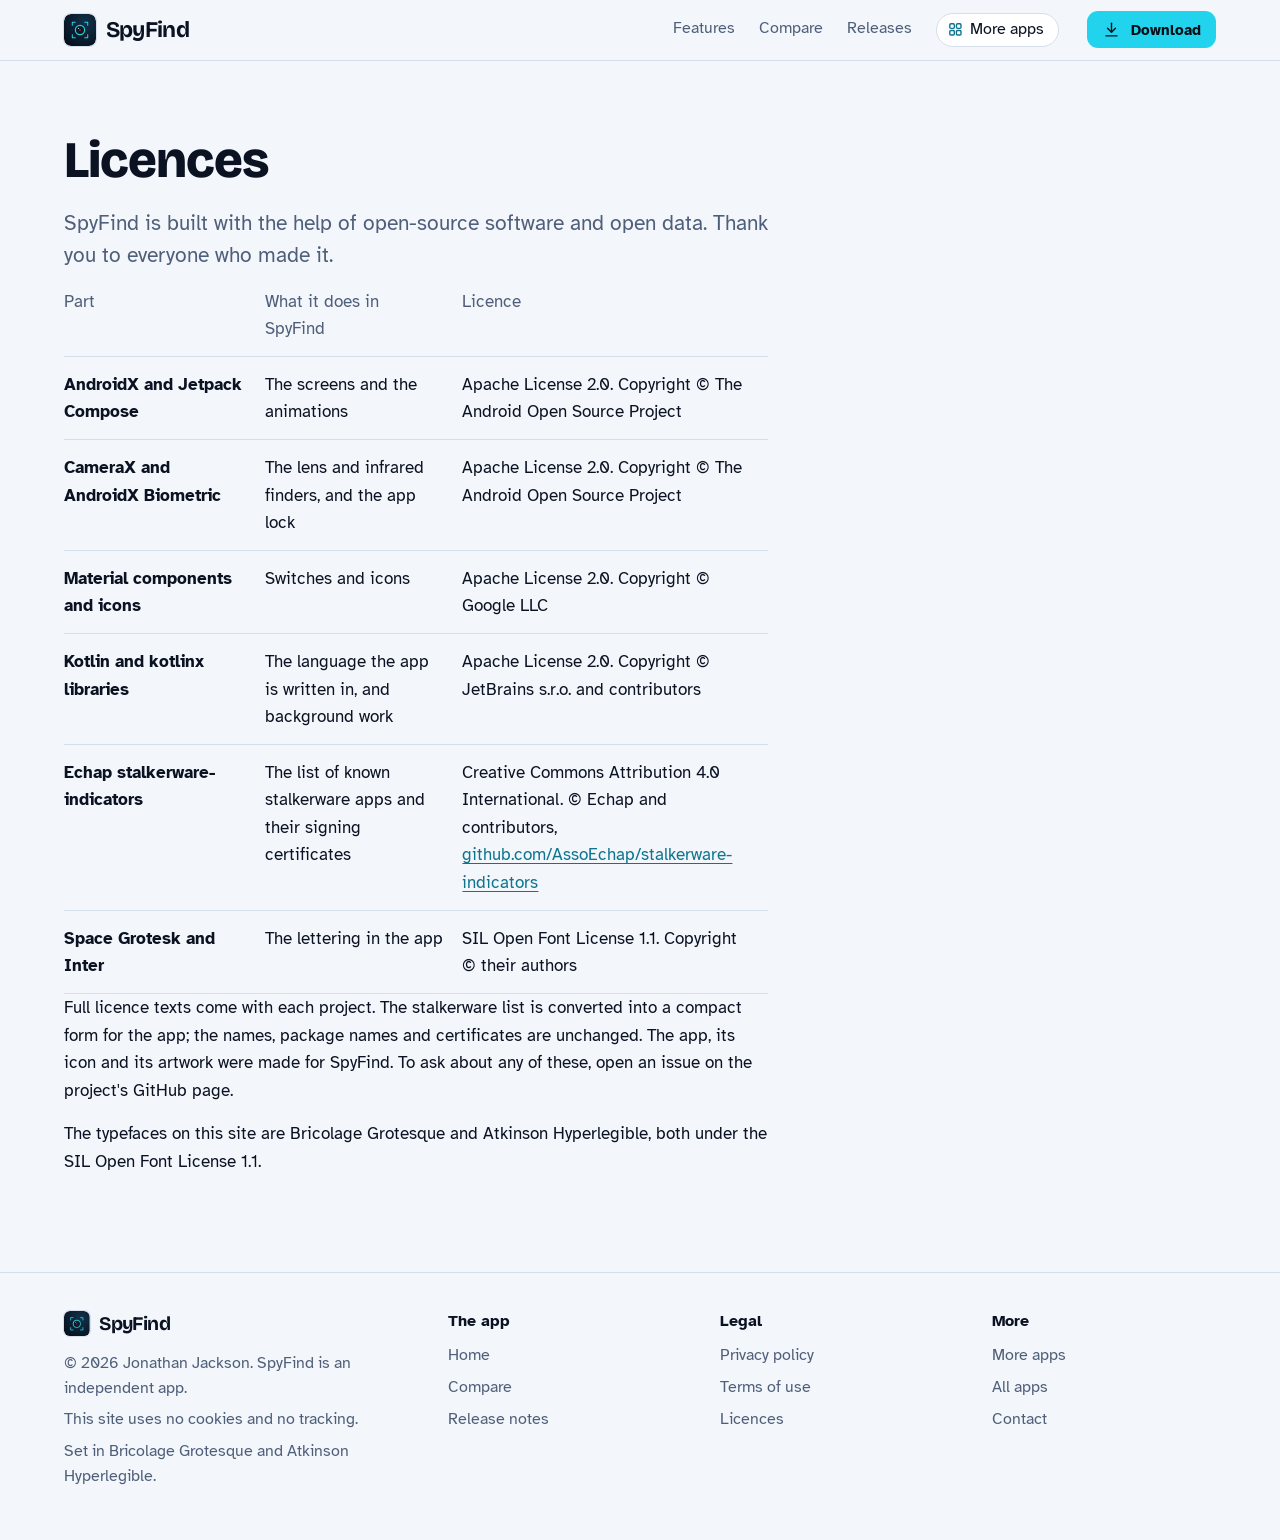
<file: licences.html>
<!DOCTYPE html>
<html lang="en-GB">
<head>
<meta charset="utf-8">
<meta name="viewport" content="width=device-width, initial-scale=1">
<title>SpyFind licences</title>
<meta name="description" content="The open-source software, open data and fonts used in SpyFind.">
<meta name="author" content="Jonathan Jackson">
<link rel="canonical" href="https://customgpter.github.io/spyfind/licences.html">
<meta name="theme-color" content="#f3f6fb" media="(prefers-color-scheme: light)">
<meta name="theme-color" content="#060a14" media="(prefers-color-scheme: dark)">
<meta property="og:type" content="website">
<meta property="og:site_name" content="SpyFind">
<meta property="og:title" content="SpyFind licences">
<meta property="og:description" content="The open-source software, open data and fonts used in SpyFind.">
<meta property="og:url" content="https://customgpter.github.io/spyfind/licences.html">
<meta property="og:image" content="https://customgpter.github.io/spyfind/assets/og.png">
<meta property="og:image:width" content="1200">
<meta property="og:image:height" content="630">
<meta property="og:image:alt" content="SpyFind: the Full Sweep home screen and a Bluetooth scan that has flagged an AirTag and a camera">
<meta property="og:locale" content="en_GB">
<meta name="twitter:card" content="summary_large_image">
<link rel="icon" href="./assets/favicon.svg" type="image/svg+xml">
<link rel="apple-touch-icon" href="./assets/apple-touch-icon.png">
<link rel="preload" href="./assets/fonts/bricolage-grotesque-latin.woff2" as="font" type="font/woff2" crossorigin>
<link rel="preload" href="./assets/fonts/atkinson-hyperlegible-latin-400-normal.woff2" as="font" type="font/woff2" crossorigin>
<link rel="stylesheet" href="./assets/site.css?v=1">
<link rel="stylesheet" href="./assets/house.css?v=1">
<link rel="stylesheet" href="./assets/apps-list.css?v=1">
<script src="./assets/apps-list.js?v=1" defer></script>
</head>
<body>
<a class="skip" href="#main">Skip to content</a>
<header class="masthead">
<div class="wrap">
<a class="brand" href="./" aria-label="SpyFind home"><svg viewBox="0 0 108 108" aria-hidden="true"><defs><radialGradient id="sfhb" cx="65%" cy="28%" r="100%"><stop offset="0" stop-color="#12324A"/><stop offset="1" stop-color="#050913"/></radialGradient><linearGradient id="sfhr" x1="0" y1="0" x2="1" y2="1"><stop offset="0" stop-color="#22D3EE"/><stop offset="1" stop-color="#2DD4BF"/></linearGradient><radialGradient id="sfhl"><stop offset="0" stop-color="#1B3A63"/><stop offset="1" stop-color="#04101F"/></radialGradient></defs><rect width="108" height="108" rx="24" fill="url(#sfhb)"/><path d="M38 28H28V38M70 28H80V38M38 80H28V70M70 80H80V70" fill="none" stroke="#22D3EE" stroke-width="3.4" stroke-linecap="round" stroke-linejoin="round"/><circle cx="54" cy="54" r="15.5" fill="none" stroke="url(#sfhr)" stroke-width="4"/><circle cx="54" cy="54" r="12" fill="url(#sfhl)"/><circle cx="54" cy="54" r="6" fill="#020812"/><circle cx="49" cy="49" r="2" fill="#fff" fill-opacity=".87"/><circle cx="54" cy="54" r="2.8" fill="#FF3B55"/></svg><span>SpyFind</span></a>
<nav aria-label="Main"><ul><li><a href="./#features">Features</a></li><li><a href="./compare.html">Compare</a></li><li><a href="./releases.html">Releases</a></li><li><a class="more-apps" href="./more-apps.html"><svg class="ico" viewBox="0 0 24 24" aria-hidden="true"><rect x="4" y="4" width="6.5" height="6.5" rx="1.6"/><rect x="13.5" y="4" width="6.5" height="6.5" rx="1.6"/><rect x="4" y="13.5" width="6.5" height="6.5" rx="1.6"/><rect x="13.5" y="13.5" width="6.5" height="6.5" rx="1.6"/></svg>More apps</a></li></ul></nav>
<a class="button small" href="https://github.com/CustomGPTer/spyfind/releases/latest/download/SpyFind.apk"><svg class="ico" viewBox="0 0 24 24" aria-hidden="true"><path d="M12 4v11"/><path d="M7 10.5l5 5 5-5"/><path d="M5 20h14"/></svg>Download</a>
</div>
</header>
<main id="main" class="doc">
<div class="wrap">
<div class="measure">
<h1>Licences</h1>
<p class="lede">SpyFind is built with the help of open-source software and open data. Thank you to everyone who made it.</p>
<div class="scroll"><table><thead><tr><th scope="col">Part</th><th scope="col">What it does in SpyFind</th><th scope="col">Licence</th></tr></thead><tbody><tr><th scope="row">AndroidX and Jetpack Compose</th><td>The screens and the animations</td><td>Apache License 2.0. Copyright &copy; The Android Open Source Project</td></tr><tr><th scope="row">CameraX and AndroidX Biometric</th><td>The lens and infrared finders, and the app lock</td><td>Apache License 2.0. Copyright &copy; The Android Open Source Project</td></tr><tr><th scope="row">Material components and icons</th><td>Switches and icons</td><td>Apache License 2.0. Copyright &copy; Google LLC</td></tr><tr><th scope="row">Kotlin and kotlinx libraries</th><td>The language the app is written in, and background work</td><td>Apache License 2.0. Copyright &copy; JetBrains s.r.o. and contributors</td></tr><tr><th scope="row">Echap stalkerware-indicators</th><td>The list of known stalkerware apps and their signing certificates</td><td>Creative Commons Attribution 4.0 International. &copy; Echap and contributors, <a href="https://github.com/AssoEchap/stalkerware-indicators">github.com/AssoEchap/stalkerware-indicators</a></td></tr><tr><th scope="row">Space Grotesk and Inter</th><td>The lettering in the app</td><td>SIL Open Font License 1.1. Copyright &copy; their authors</td></tr></tbody></table></div>
<p>Full licence texts come with each project. The stalkerware list is converted into a compact form for the app; the names, package names and certificates are unchanged. The app, its icon and its artwork were made for SpyFind. To ask about any of these, open an issue on the project&#x27;s GitHub page.</p>
<p>The typefaces on this site are Bricolage Grotesque and Atkinson Hyperlegible, both under the SIL Open Font License 1.1.</p>
</div>
</div>
</main>
<footer class="colophon">
<div class="wrap">
<div>
<a class="brand" href="./" aria-label="SpyFind home"><svg viewBox="0 0 108 108" aria-hidden="true"><defs><radialGradient id="sffb" cx="65%" cy="28%" r="100%"><stop offset="0" stop-color="#12324A"/><stop offset="1" stop-color="#050913"/></radialGradient><linearGradient id="sffr" x1="0" y1="0" x2="1" y2="1"><stop offset="0" stop-color="#22D3EE"/><stop offset="1" stop-color="#2DD4BF"/></linearGradient><radialGradient id="sffl"><stop offset="0" stop-color="#1B3A63"/><stop offset="1" stop-color="#04101F"/></radialGradient></defs><rect width="108" height="108" rx="24" fill="url(#sffb)"/><path d="M38 28H28V38M70 28H80V38M38 80H28V70M70 80H80V70" fill="none" stroke="#22D3EE" stroke-width="3.4" stroke-linecap="round" stroke-linejoin="round"/><circle cx="54" cy="54" r="15.5" fill="none" stroke="url(#sffr)" stroke-width="4"/><circle cx="54" cy="54" r="12" fill="url(#sffl)"/><circle cx="54" cy="54" r="6" fill="#020812"/><circle cx="49" cy="49" r="2" fill="#fff" fill-opacity=".87"/><circle cx="54" cy="54" r="2.8" fill="#FF3B55"/></svg><span>SpyFind</span></a>
<p>&copy; 2026 Jonathan Jackson. SpyFind is an independent app.</p>
<p>This site uses no cookies and no tracking.</p>
<p>Set in Bricolage Grotesque and Atkinson Hyperlegible.</p>
</div>
<nav aria-label="The app"><h2>The app</h2><ul>
<li><a href="./">Home</a></li>
<li><a href="./compare.html">Compare</a></li>
<li><a href="./releases.html">Release notes</a></li>
</ul></nav>
<nav aria-label="Legal"><h2>Legal</h2><ul>
<li><a href="./privacy.html">Privacy policy</a></li>
<li><a href="./terms.html">Terms of use</a></li>
<li><a href="./licences.html">Licences</a></li>
</ul></nav>
<nav aria-label="More"><h2>More</h2><ul>
<li><a href="./more-apps.html">More apps</a></li>
<li><a href="https://customgpter.github.io/">All apps</a></li>
<li><a href="https://github.com/CustomGPTer/spyfind/issues">Contact</a></li>
</ul></nav>
</div>
</footer>
</body>
</html>
</file>
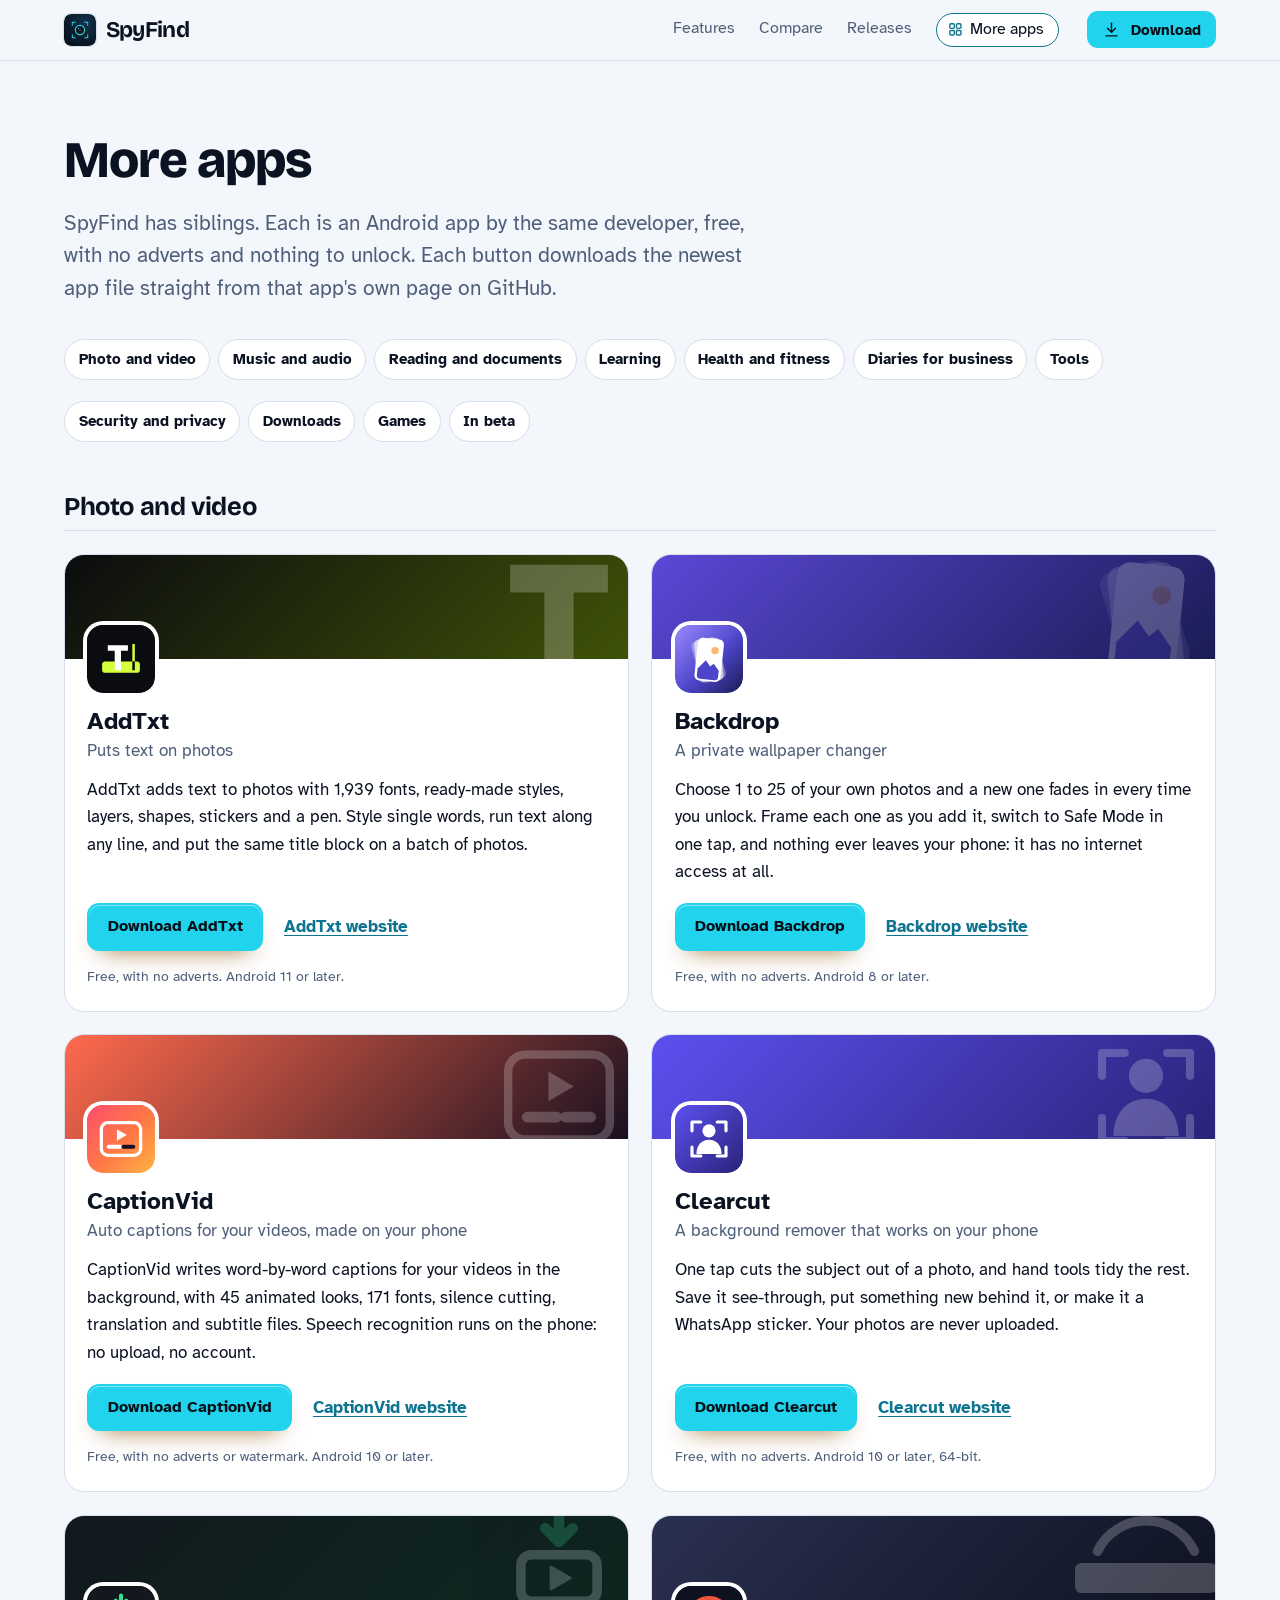
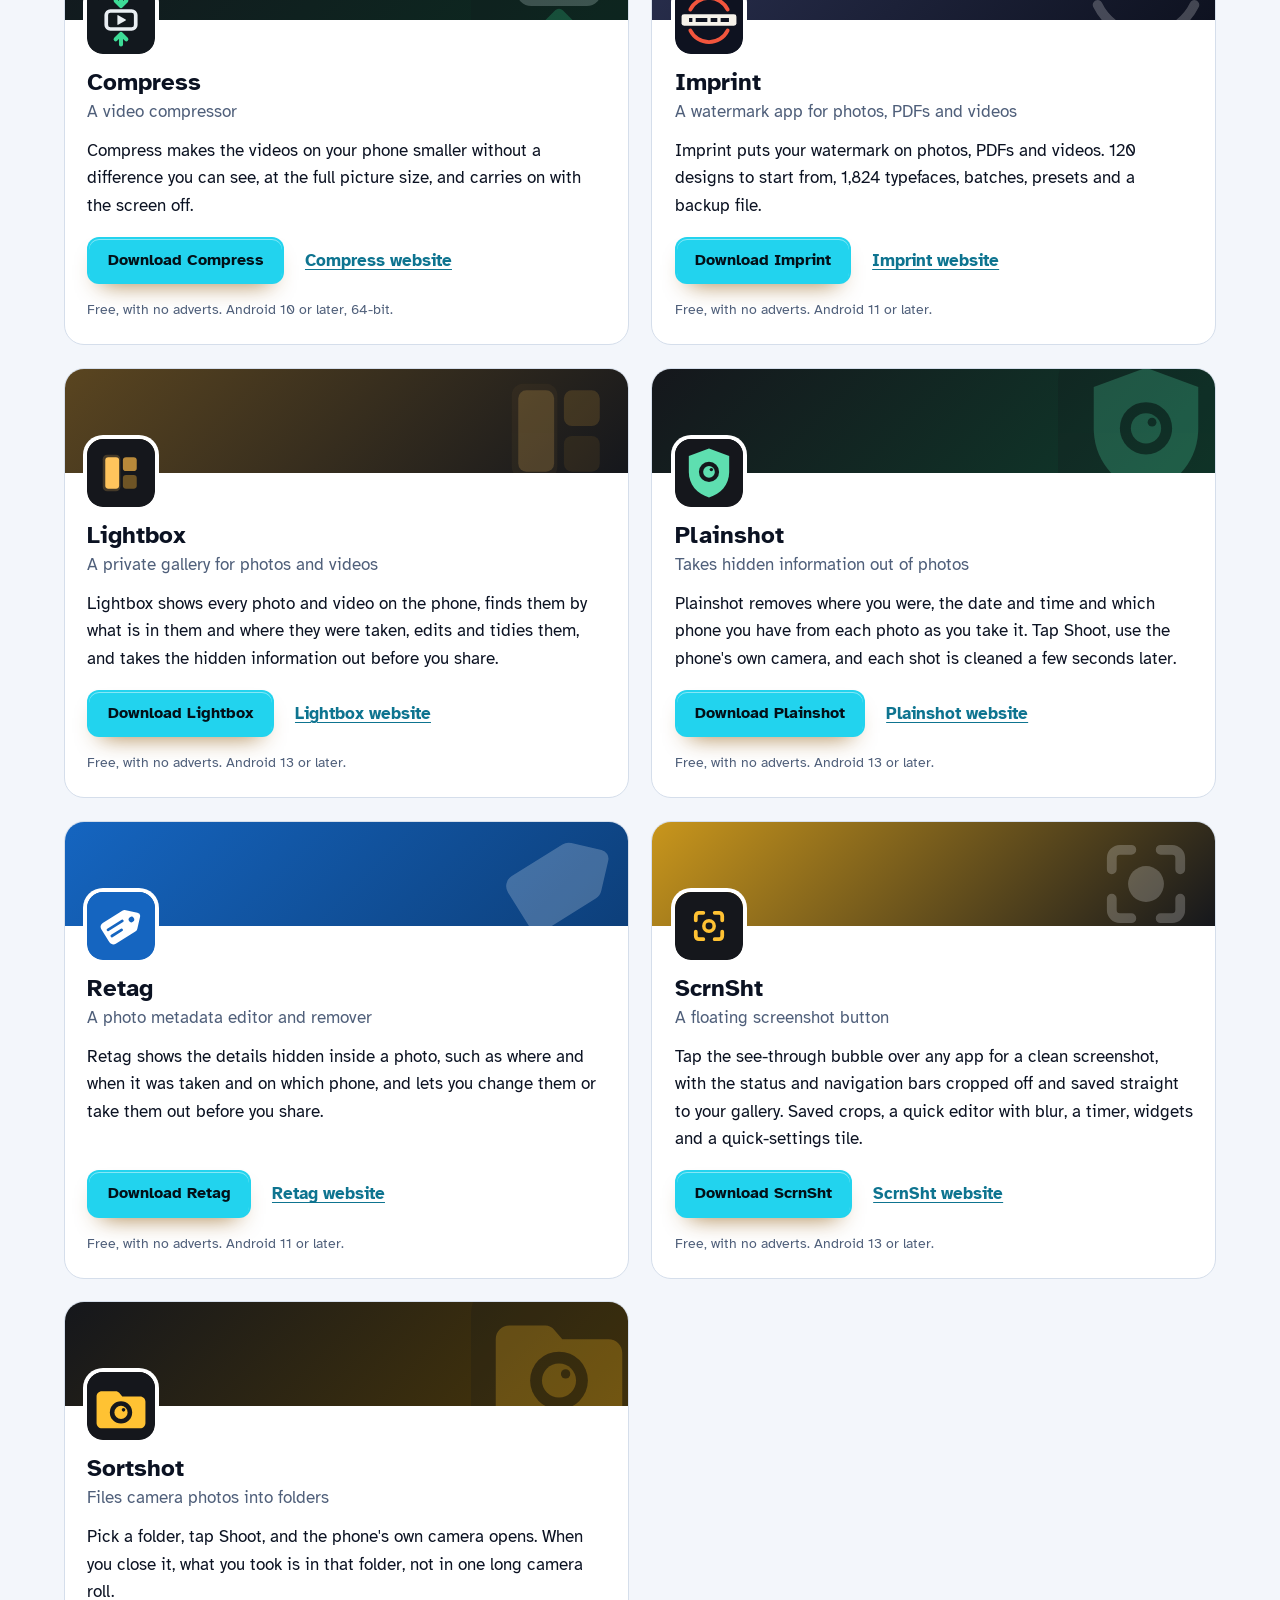
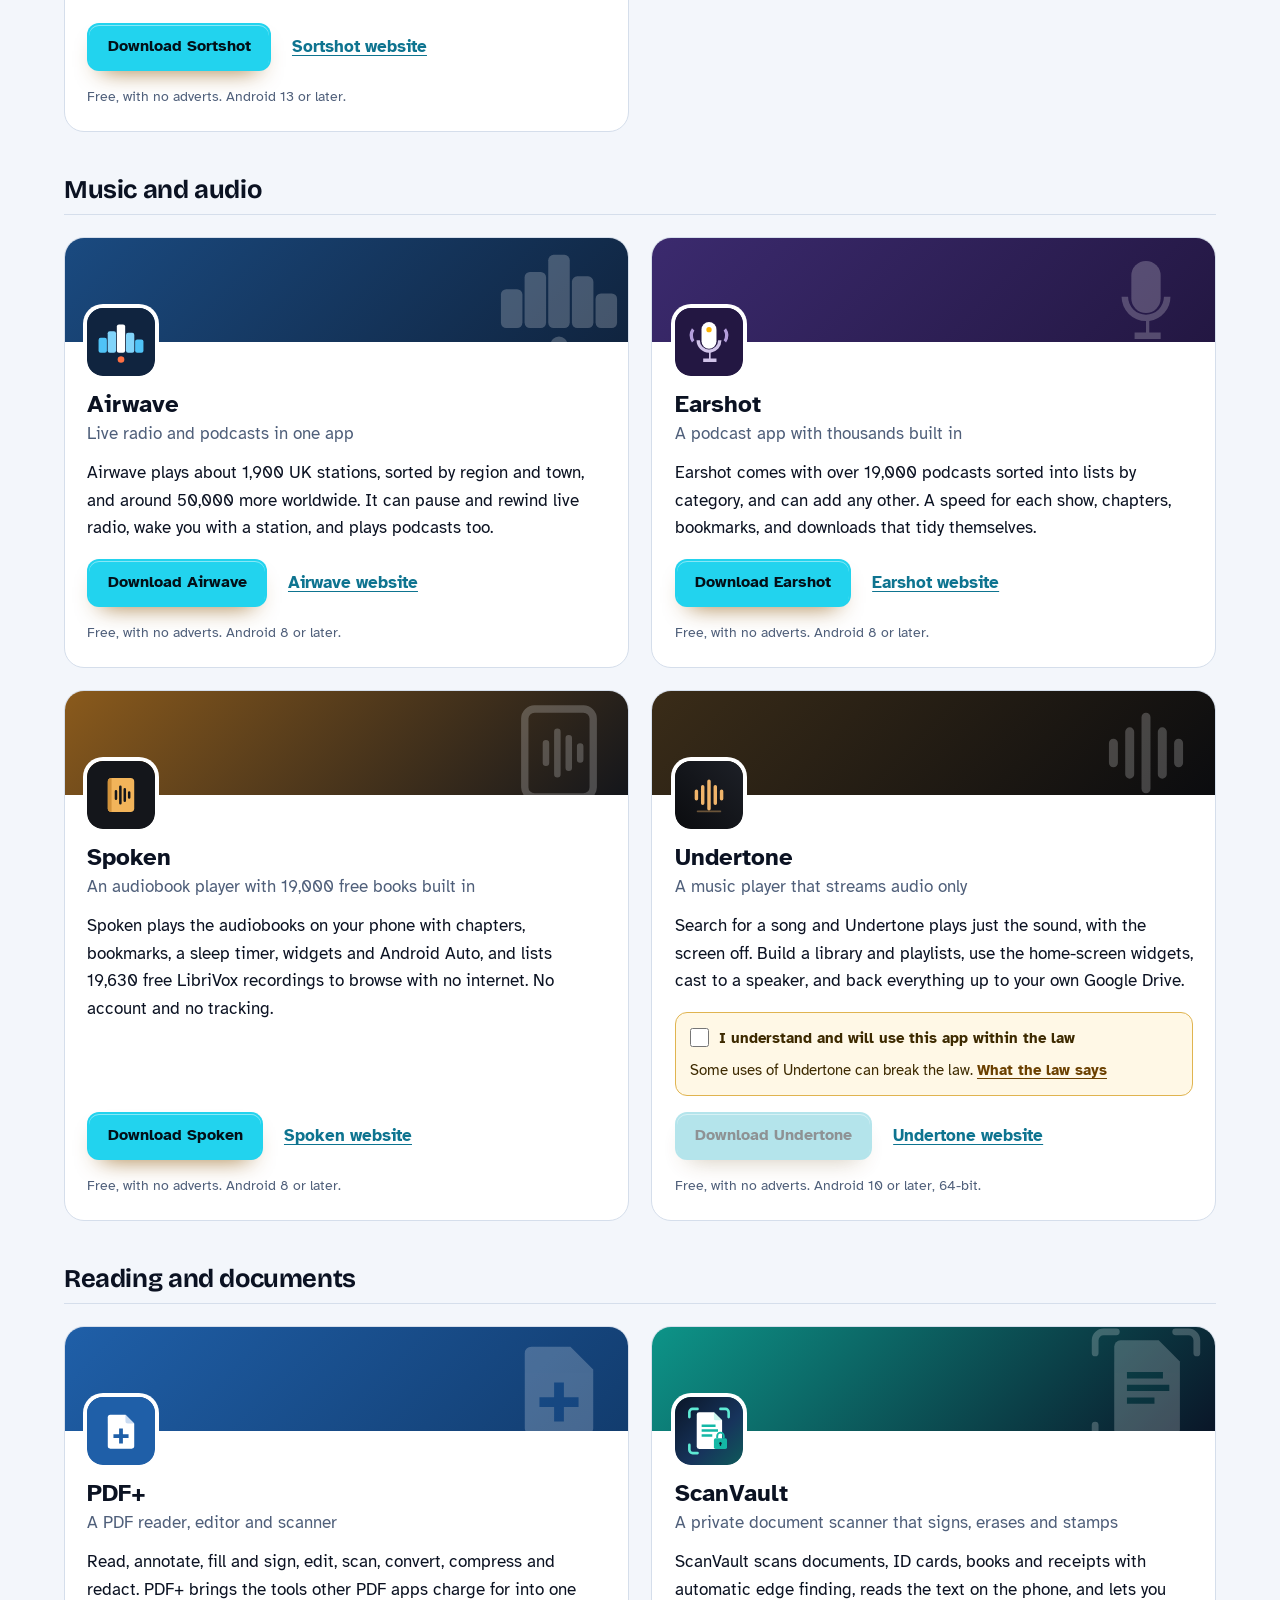
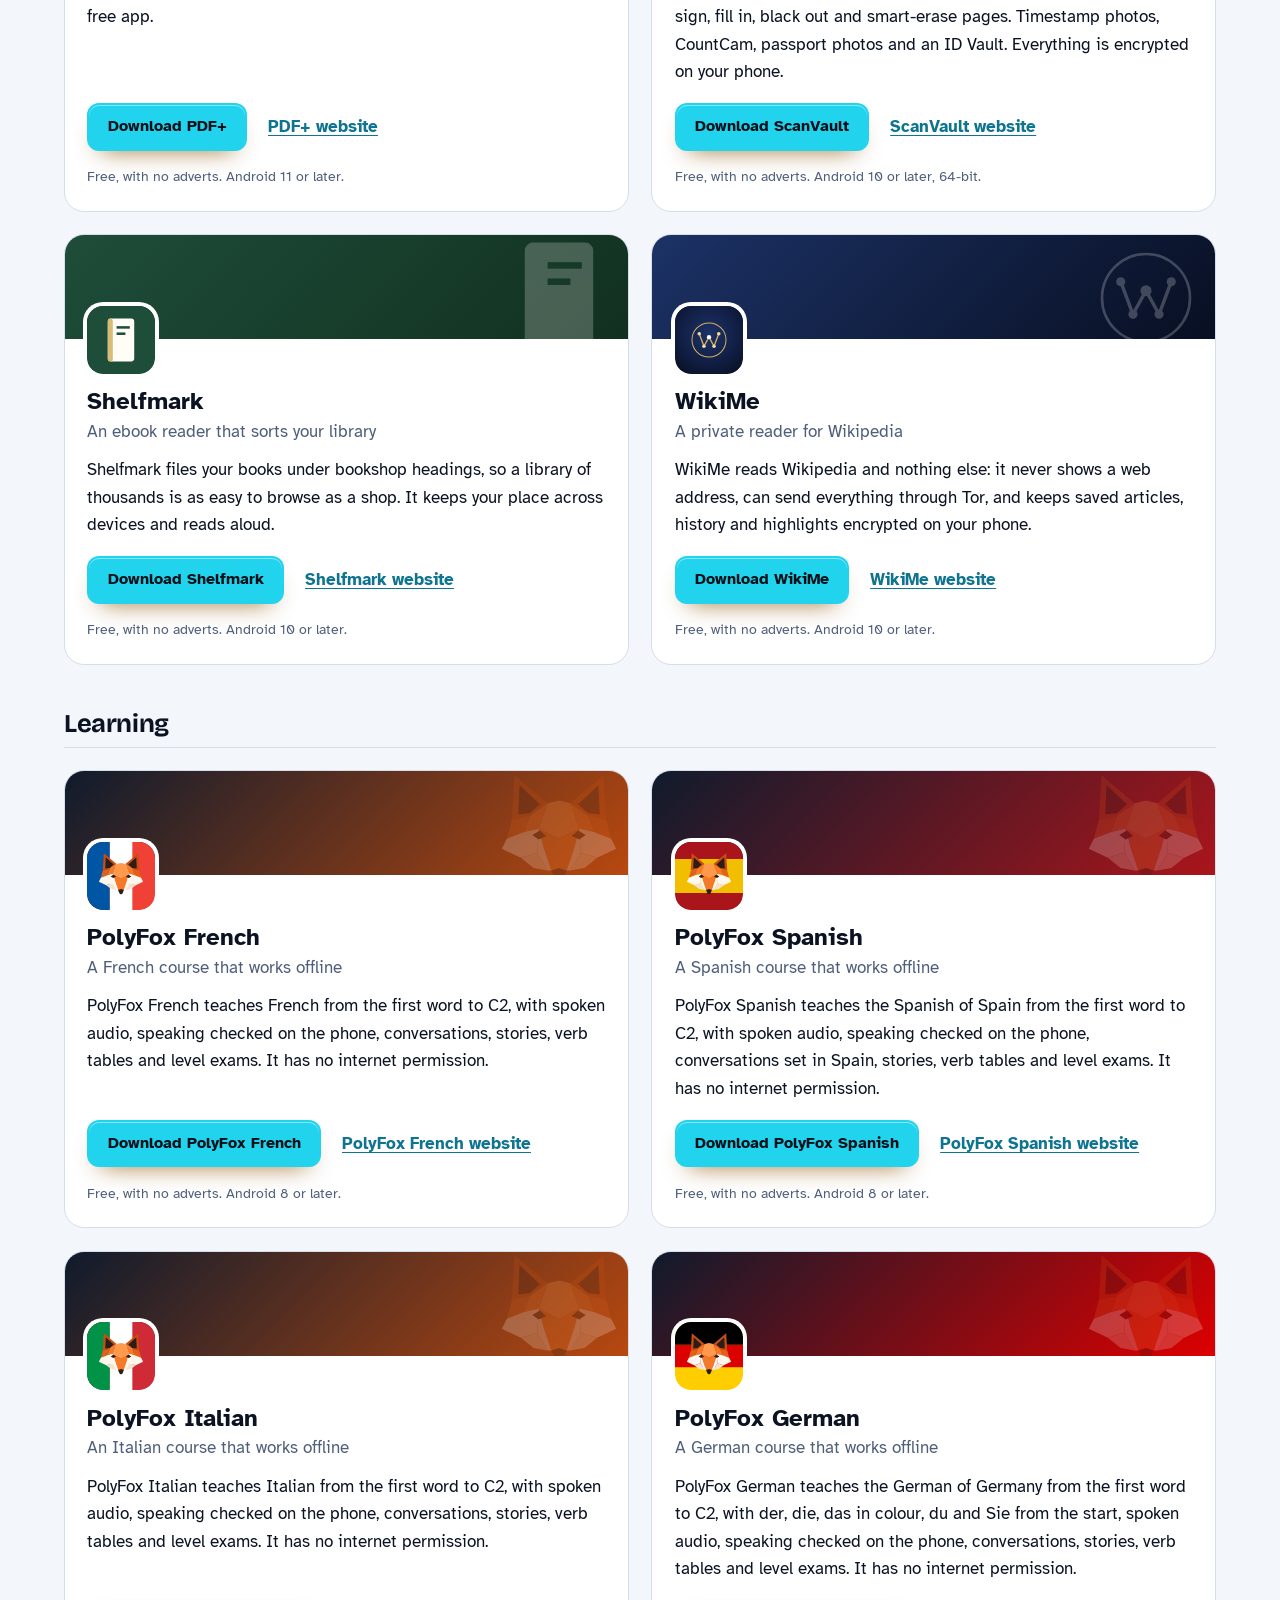
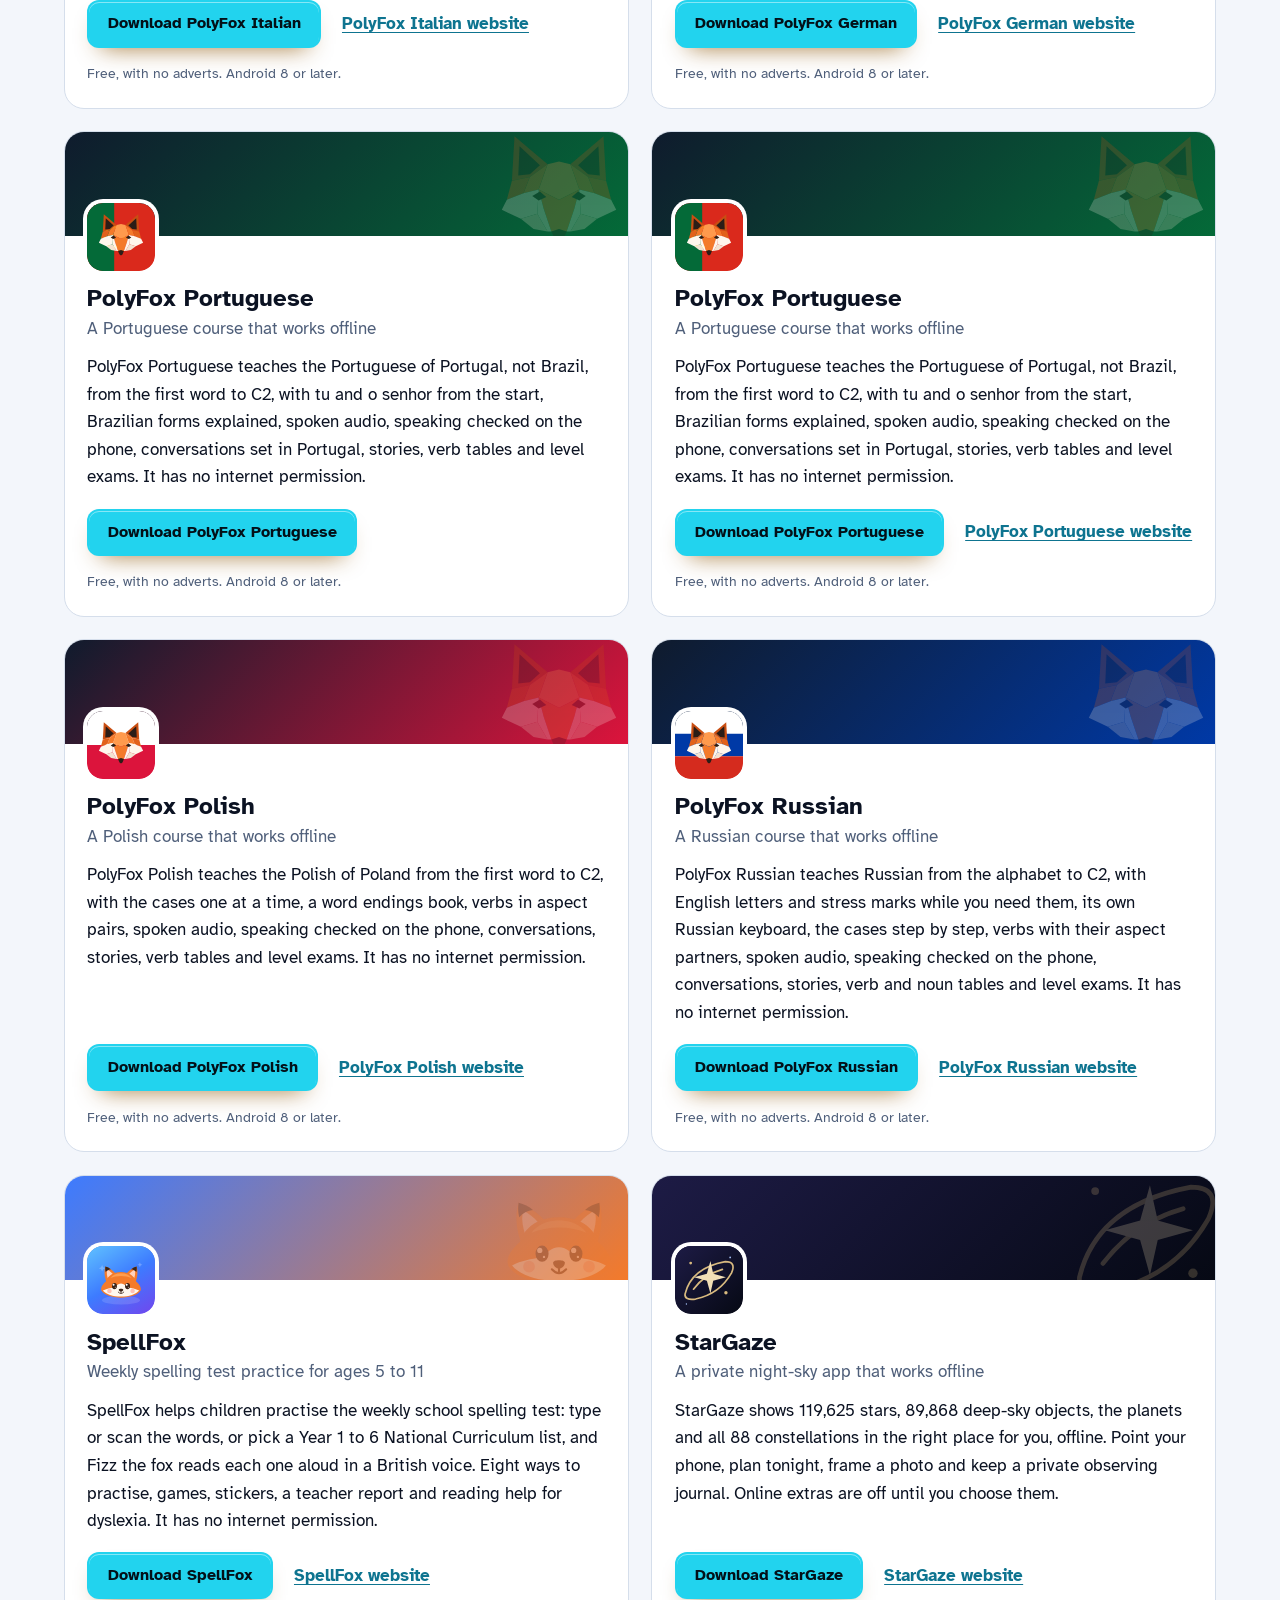
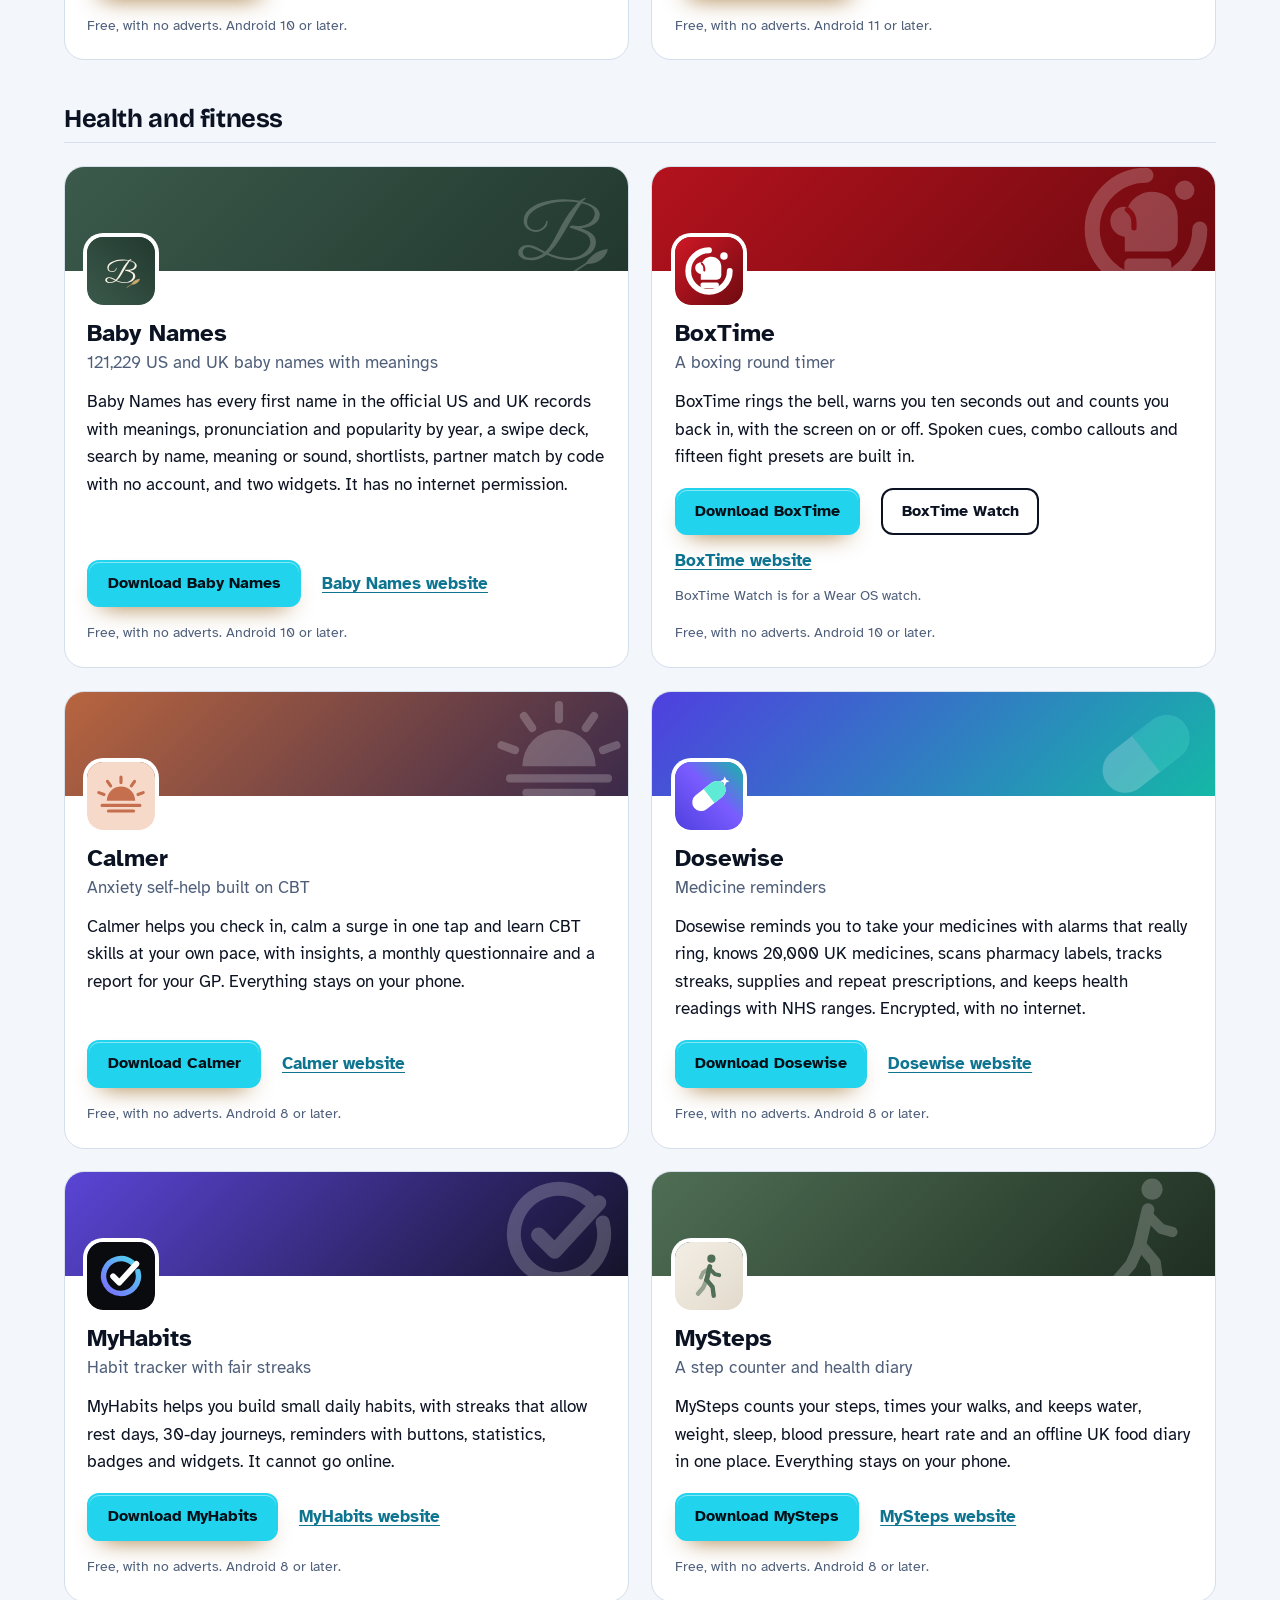
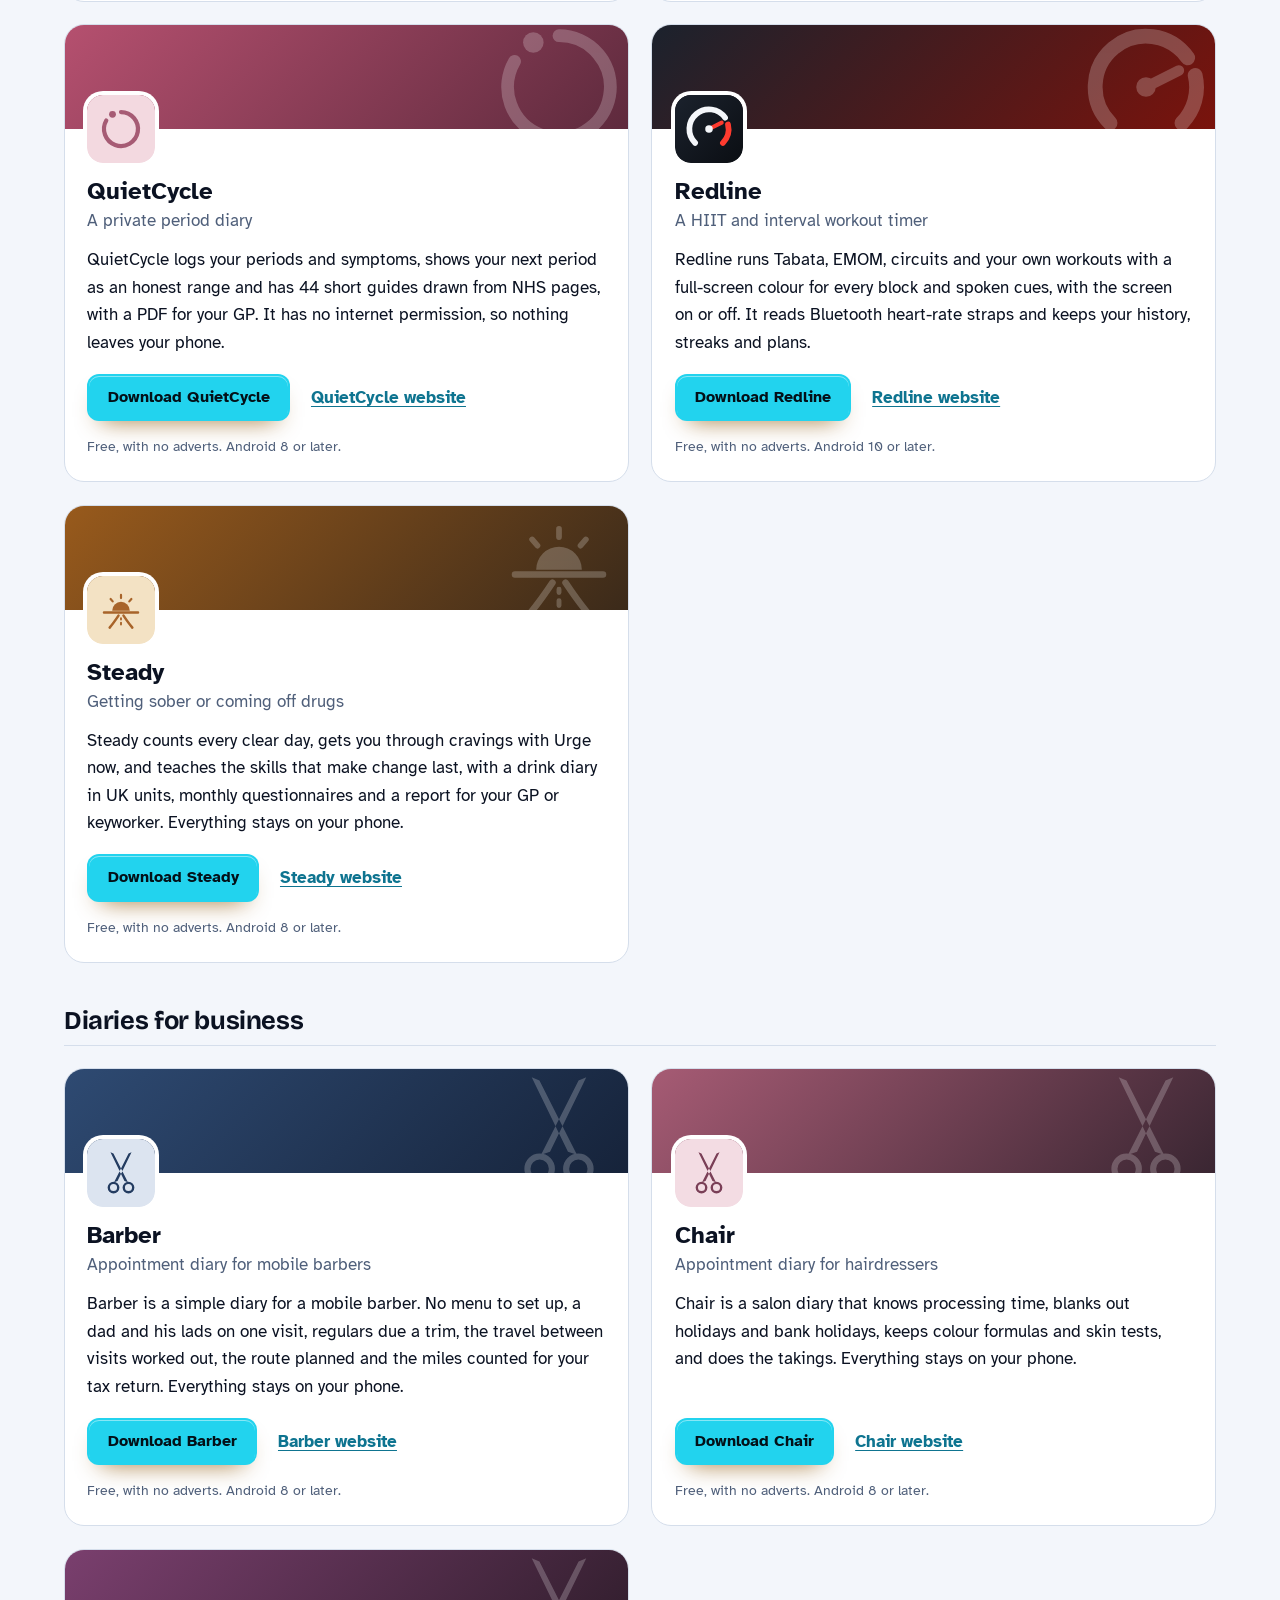
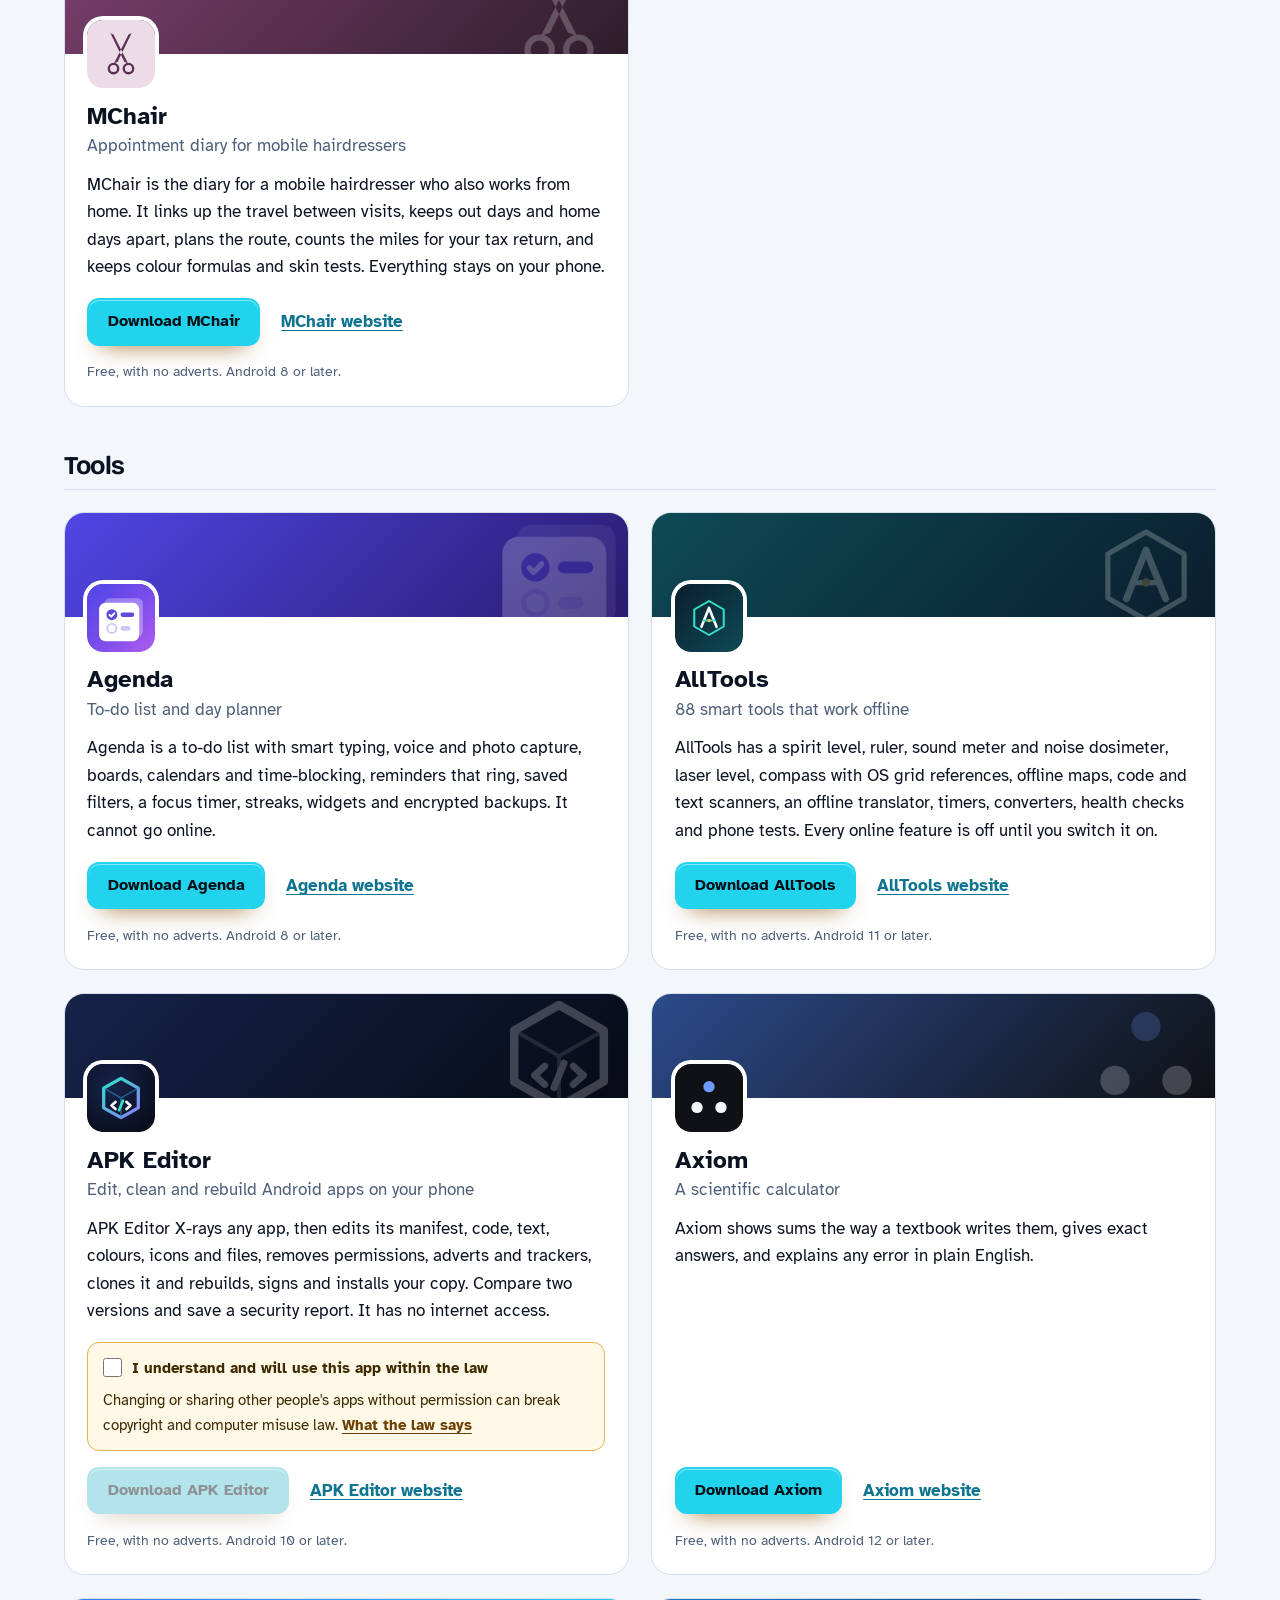
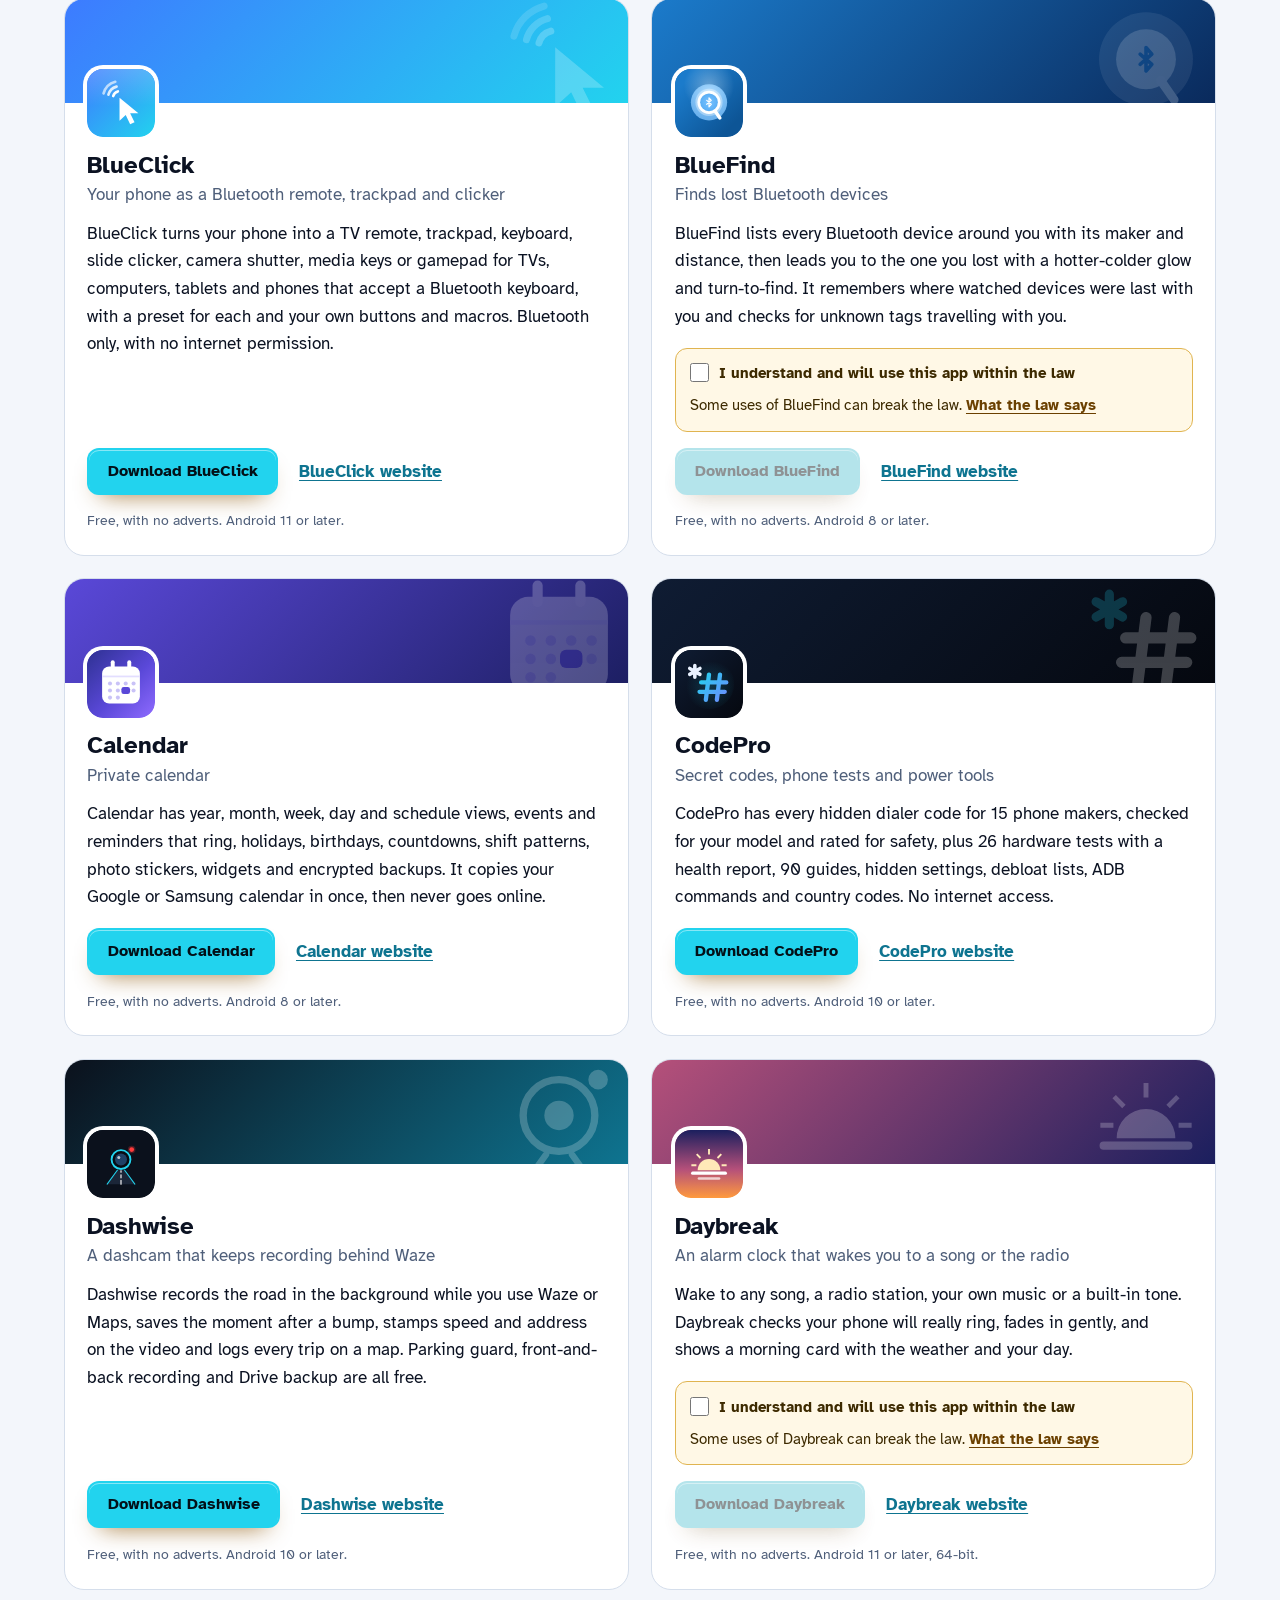
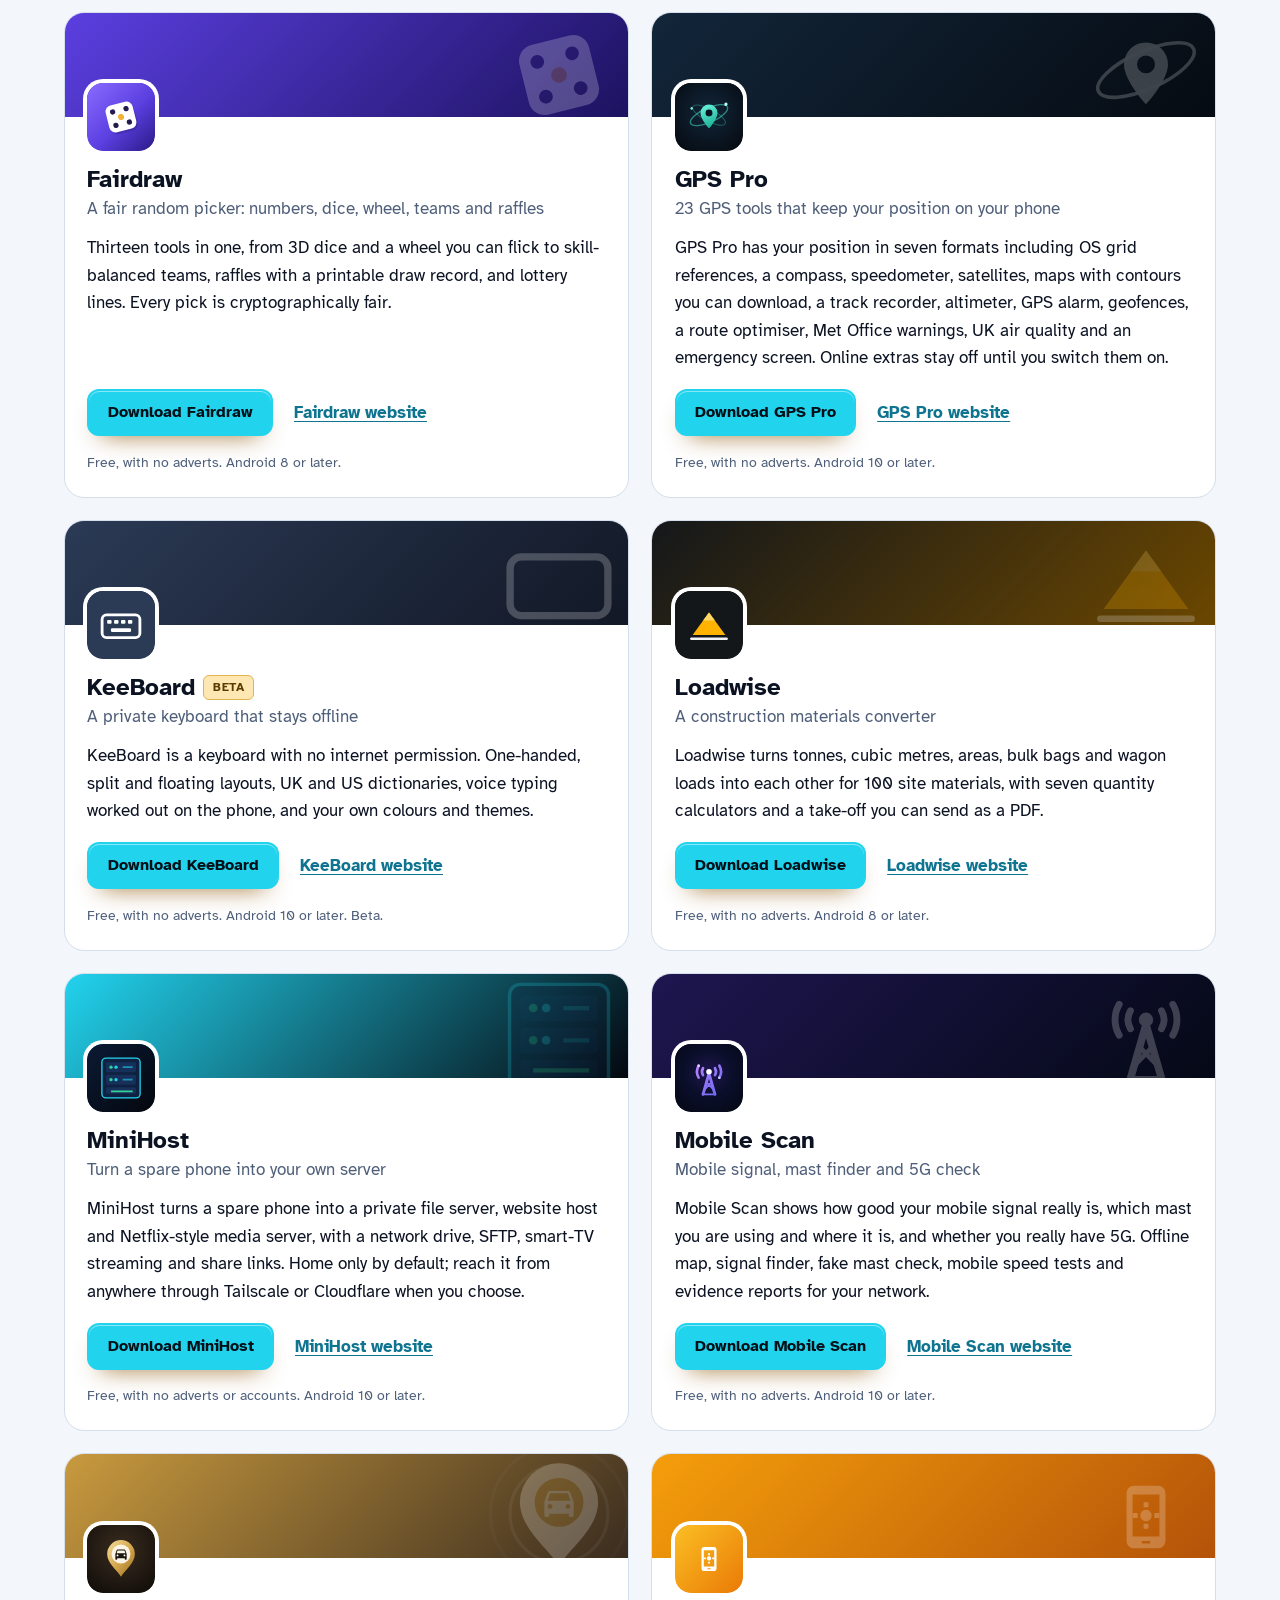
<file: more-apps.html>
<!DOCTYPE html>
<html lang="en-GB">
<head>
<meta charset="utf-8">
<meta name="viewport" content="width=device-width, initial-scale=1">
<title>More apps from the maker of SpyFind</title>
<meta name="description" content="All 99 free Android apps from the maker of SpyFind, in one list by category, each with its download and a link to its website.">
<meta name="author" content="Jonathan Jackson">
<link rel="canonical" href="https://customgpter.github.io/spyfind/more-apps.html">
<meta name="theme-color" content="#f3f6fb" media="(prefers-color-scheme: light)">
<meta name="theme-color" content="#060a14" media="(prefers-color-scheme: dark)">
<meta property="og:type" content="website">
<meta property="og:site_name" content="SpyFind">
<meta property="og:title" content="More apps from the maker of SpyFind">
<meta property="og:description" content="All 99 free Android apps from the maker of SpyFind, in one list by category, each with its download and a link to its website.">
<meta property="og:url" content="https://customgpter.github.io/spyfind/more-apps.html">
<meta property="og:image" content="https://customgpter.github.io/spyfind/assets/og.png">
<meta property="og:image:width" content="1200">
<meta property="og:image:height" content="630">
<meta property="og:image:alt" content="SpyFind: the Full Sweep home screen and a Bluetooth scan that has flagged an AirTag and a camera">
<meta property="og:locale" content="en_GB">
<meta name="twitter:card" content="summary_large_image">
<link rel="icon" href="./assets/favicon.svg" type="image/svg+xml">
<link rel="apple-touch-icon" href="./assets/apple-touch-icon.png">
<link rel="preload" href="./assets/fonts/bricolage-grotesque-latin.woff2" as="font" type="font/woff2" crossorigin>
<link rel="preload" href="./assets/fonts/atkinson-hyperlegible-latin-400-normal.woff2" as="font" type="font/woff2" crossorigin>
<link rel="stylesheet" href="./assets/site.css?v=1">
<link rel="stylesheet" href="./assets/house.css?v=1">
<script type="application/ld+json">{"@context":"https://schema.org","@type":"ItemList","name":"Apps from the maker of SpyFind","url":"https://customgpter.github.io/spyfind/more-apps.html","itemListElement":[{"@type":"ListItem","position":1,"name":"AddTxt","url":"https://customgpter.github.io/addtxt/"},{"@type":"ListItem","position":2,"name":"Backdrop","url":"https://customgpter.github.io/backdrop/"},{"@type":"ListItem","position":3,"name":"CaptionVid","url":"https://customgpter.github.io/captionvid/"},{"@type":"ListItem","position":4,"name":"Clearcut","url":"https://customgpter.github.io/clearcut/"},{"@type":"ListItem","position":5,"name":"Compress","url":"https://customgpter.github.io/compress/"},{"@type":"ListItem","position":6,"name":"Imprint","url":"https://customgpter.github.io/imprint/"},{"@type":"ListItem","position":7,"name":"Lightbox","url":"https://customgpter.github.io/lightbox/"},{"@type":"ListItem","position":8,"name":"Plainshot","url":"https://customgpter.github.io/plainshot/"},{"@type":"ListItem","position":9,"name":"Retag","url":"https://customgpter.github.io/retag/"},{"@type":"ListItem","position":10,"name":"ScrnSht","url":"https://customgpter.github.io/scrnsht/"},{"@type":"ListItem","position":11,"name":"Sortshot","url":"https://customgpter.github.io/sortshot/"},{"@type":"ListItem","position":12,"name":"Airwave","url":"https://customgpter.github.io/airwave/"},{"@type":"ListItem","position":13,"name":"Earshot","url":"https://customgpter.github.io/earshot/"},{"@type":"ListItem","position":14,"name":"Spoken","url":"https://customgpter.github.io/spoken/"},{"@type":"ListItem","position":15,"name":"Undertone","url":"https://customgpter.github.io/undertone/"},{"@type":"ListItem","position":16,"name":"PDF+","url":"https://customgpter.github.io/pdfplus/"},{"@type":"ListItem","position":17,"name":"ScanVault","url":"https://customgpter.github.io/scanvault/"},{"@type":"ListItem","position":18,"name":"Shelfmark","url":"https://customgpter.github.io/shelfmark/"},{"@type":"ListItem","position":19,"name":"WikiMe","url":"https://customgpter.github.io/wikime/"},{"@type":"ListItem","position":20,"name":"PolyFox French","url":"https://customgpter.github.io/polyfox/"},{"@type":"ListItem","position":21,"name":"PolyFox German","url":"https://customgpter.github.io/polyfox-german/"},{"@type":"ListItem","position":22,"name":"PolyFox Portuguese","url":"https://customgpter.github.io/polyfox-portuguese/"},{"@type":"ListItem","position":23,"name":"PolyFox Polish","url":"https://customgpter.github.io/polyfox-polish/"},{"@type":"ListItem","position":24,"name":"PolyFox Russian","url":"https://customgpter.github.io/polyfox-russian/"},{"@type":"ListItem","position":25,"name":"SpellFox","url":"https://customgpter.github.io/spellfox/"},{"@type":"ListItem","position":26,"name":"StarGaze","url":"https://customgpter.github.io/stargaze/"},{"@type":"ListItem","position":27,"name":"Baby Names","url":"https://customgpter.github.io/babynames/"},{"@type":"ListItem","position":28,"name":"BoxTime","url":"https://customgpter.github.io/boxtime/"},{"@type":"ListItem","position":29,"name":"Calmer","url":"https://customgpter.github.io/calmer/"},{"@type":"ListItem","position":30,"name":"Dosewise","url":"https://customgpter.github.io/dosewise/"},{"@type":"ListItem","position":31,"name":"MyHabits","url":"https://customgpter.github.io/myhabits/"},{"@type":"ListItem","position":32,"name":"MySteps","url":"https://customgpter.github.io/mysteps/"},{"@type":"ListItem","position":33,"name":"QuietCycle","url":"https://customgpter.github.io/quietcycle/"},{"@type":"ListItem","position":34,"name":"Redline","url":"https://customgpter.github.io/redline/"},{"@type":"ListItem","position":35,"name":"Steady","url":"https://customgpter.github.io/steady/"},{"@type":"ListItem","position":36,"name":"Barber","url":"https://customgpter.github.io/barber/"},{"@type":"ListItem","position":37,"name":"Chair","url":"https://customgpter.github.io/chair/"},{"@type":"ListItem","position":38,"name":"MChair","url":"https://customgpter.github.io/mchair/"},{"@type":"ListItem","position":39,"name":"Agenda","url":"https://customgpter.github.io/agenda/"},{"@type":"ListItem","position":40,"name":"AllTools","url":"https://customgpter.github.io/alltools/"},{"@type":"ListItem","position":41,"name":"APK Editor","url":"https://customgpter.github.io/apkeditor/"},{"@type":"ListItem","position":42,"name":"Axiom","url":"https://customgpter.github.io/axiom/"},{"@type":"ListItem","position":43,"name":"BlueClick","url":"https://customgpter.github.io/blueclick/"},{"@type":"ListItem","position":44,"name":"BlueFind","url":"https://customgpter.github.io/bluefind/"},{"@type":"ListItem","position":45,"name":"Calendar","url":"https://customgpter.github.io/calendar/"},{"@type":"ListItem","position":46,"name":"CodePro","url":"https://customgpter.github.io/codepro/"},{"@type":"ListItem","position":47,"name":"Dashwise","url":"https://customgpter.github.io/dashwise/"},{"@type":"ListItem","position":48,"name":"Daybreak","url":"https://customgpter.github.io/daybreak/"},{"@type":"ListItem","position":49,"name":"Fairdraw","url":"https://customgpter.github.io/fairdraw/"},{"@type":"ListItem","position":50,"name":"GPS Pro","url":"https://customgpter.github.io/gpspro/"},{"@type":"ListItem","position":51,"name":"KeeBoard","url":"https://customgpter.github.io/keeboard/"},{"@type":"ListItem","position":52,"name":"Loadwise","url":"https://customgpter.github.io/loadwise/"},{"@type":"ListItem","position":53,"name":"MiniHost","url":"https://customgpter.github.io/minihost/"},{"@type":"ListItem","position":54,"name":"Mobile Scan","url":"https://customgpter.github.io/mobilescan/"},{"@type":"ListItem","position":55,"name":"Parkwise","url":"https://customgpter.github.io/parkwise/"},{"@type":"ListItem","position":56,"name":"Pocketmind","url":"https://customgpter.github.io/pocketmind/"},{"@type":"ListItem","position":57,"name":"Refine","url":"https://customgpter.github.io/refine/"},{"@type":"ListItem","position":58,"name":"Shiftwise","url":"https://customgpter.github.io/shiftwise/"},{"@type":"ListItem","position":59,"name":"SimpleCalc","url":"https://customgpter.github.io/simplecalc/"},{"@type":"ListItem","position":60,"name":"Skyline","url":"https://customgpter.github.io/skyline/"},{"@type":"ListItem","position":61,"name":"Slipway","url":"https://customgpter.github.io/slipway/"},{"@type":"ListItem","position":62,"name":"Tagger","url":"https://customgpter.github.io/tagger/"},{"@type":"ListItem","position":63,"name":"TotalClean","url":"https://customgpter.github.io/totalclean/"},{"@type":"ListItem","position":64,"name":"TVLink","url":"https://customgpter.github.io/tvlink/"},{"@type":"ListItem","position":65,"name":"Unbox","url":"https://customgpter.github.io/unbox/"},{"@type":"ListItem","position":66,"name":"WhatsKeep","url":"https://customgpter.github.io/whatskeep/"},{"@type":"ListItem","position":67,"name":"WiFi Scan","url":"https://customgpter.github.io/wifiscan/"},{"@type":"ListItem","position":68,"name":"Auditly","url":"https://customgpter.github.io/auditly/"},{"@type":"ListItem","position":69,"name":"Backchannel","url":"https://customgpter.github.io/backchannel/"},{"@type":"ListItem","position":70,"name":"ENotes","url":"https://customgpter.github.io/enotes/"},{"@type":"ListItem","position":71,"name":"FindMe","url":"https://customgpter.github.io/findme/"},{"@type":"ListItem","position":72,"name":"iLock","url":"https://customgpter.github.io/ilock/"},{"@type":"ListItem","position":73,"name":"ImSafe","url":"https://customgpter.github.io/imsafe/"},{"@type":"ListItem","position":74,"name":"IShred","url":"https://customgpter.github.io/ishred/"},{"@type":"ListItem","position":75,"name":"LockBox","url":"https://customgpter.github.io/lockbox/"},{"@type":"ListItem","position":76,"name":"PassVault","url":"https://customgpter.github.io/passvault/"},{"@type":"ListItem","position":77,"name":"SpyFind","url":"https://customgpter.github.io/spyfind/"},{"@type":"ListItem","position":78,"name":"TextWipe","url":"https://customgpter.github.io/textwipe/"},{"@type":"ListItem","position":79,"name":"Tracewire","url":"https://customgpter.github.io/tracewire/"},{"@type":"ListItem","position":80,"name":"Vigil","url":"https://customgpter.github.io/vigil/"},{"@type":"ListItem","position":81,"name":"Grab","url":"https://customgpter.github.io/grab/"},{"@type":"ListItem","position":82,"name":"Swarm","url":"https://customgpter.github.io/swarm/"},{"@type":"ListItem","position":83,"name":"Plane Games","url":"https://customgpter.github.io/plane-games/"},{"@type":"ListItem","position":84,"name":"Ninefold","url":"https://customgpter.github.io/ninefold/"},{"@type":"ListItem","position":85,"name":"Cubewise","url":"https://customgpter.github.io/cubewise/"},{"@type":"ListItem","position":86,"name":"Tilewise","url":"https://customgpter.github.io/tilewise/"},{"@type":"ListItem","position":87,"name":"Letterwise","url":"https://customgpter.github.io/letterwise/"},{"@type":"ListItem","position":88,"name":"Kingside","url":"https://customgpter.github.io/kingside/"},{"@type":"ListItem","position":89,"name":"Deckhand","url":"https://customgpter.github.io/deckhand/"},{"@type":"ListItem","position":90,"name":"SNESForge","url":"https://customgpter.github.io/snesforge/"},{"@type":"ListItem","position":91,"name":"Fame Boy","url":"https://customgpter.github.io/fameboy/"},{"@type":"ListItem","position":92,"name":"PSPPro","url":"https://customgpter.github.io/psppro/"},{"@type":"ListItem","position":93,"name":"MegaGen","url":"https://customgpter.github.io/megagen/"},{"@type":"ListItem","position":94,"name":"QVR","url":"https://customgpter.github.io/qvr/"},{"@type":"ListItem","position":95,"name":"QVR Watch","url":"https://customgpter.github.io/qvr-watch/"},{"@type":"ListItem","position":96,"name":"QVRLite","url":"https://customgpter.github.io/qvrlite/"},{"@type":"ListItem","position":97,"name":"Onionz","url":"https://customgpter.github.io/onionz/"},{"@type":"ListItem","position":98,"name":"OnionzWeb","url":"https://customgpter.github.io/onionzweb/"}]}</script>
<link rel="stylesheet" href="./assets/apps-list.css?v=1">
<script src="./assets/apps-list.js?v=1" defer></script>
</head>
<body>
<a class="skip" href="#main">Skip to content</a>
<header class="masthead">
<div class="wrap">
<a class="brand" href="./" aria-label="SpyFind home"><svg viewBox="0 0 108 108" aria-hidden="true"><defs><radialGradient id="sfhb" cx="65%" cy="28%" r="100%"><stop offset="0" stop-color="#12324A"/><stop offset="1" stop-color="#050913"/></radialGradient><linearGradient id="sfhr" x1="0" y1="0" x2="1" y2="1"><stop offset="0" stop-color="#22D3EE"/><stop offset="1" stop-color="#2DD4BF"/></linearGradient><radialGradient id="sfhl"><stop offset="0" stop-color="#1B3A63"/><stop offset="1" stop-color="#04101F"/></radialGradient></defs><rect width="108" height="108" rx="24" fill="url(#sfhb)"/><path d="M38 28H28V38M70 28H80V38M38 80H28V70M70 80H80V70" fill="none" stroke="#22D3EE" stroke-width="3.4" stroke-linecap="round" stroke-linejoin="round"/><circle cx="54" cy="54" r="15.5" fill="none" stroke="url(#sfhr)" stroke-width="4"/><circle cx="54" cy="54" r="12" fill="url(#sfhl)"/><circle cx="54" cy="54" r="6" fill="#020812"/><circle cx="49" cy="49" r="2" fill="#fff" fill-opacity=".87"/><circle cx="54" cy="54" r="2.8" fill="#FF3B55"/></svg><span>SpyFind</span></a>
<nav aria-label="Main"><ul><li><a href="./#features">Features</a></li><li><a href="./compare.html">Compare</a></li><li><a href="./releases.html">Releases</a></li><li><a class="more-apps" href="./more-apps.html" aria-current="page"><svg class="ico" viewBox="0 0 24 24" aria-hidden="true"><rect x="4" y="4" width="6.5" height="6.5" rx="1.6"/><rect x="13.5" y="4" width="6.5" height="6.5" rx="1.6"/><rect x="4" y="13.5" width="6.5" height="6.5" rx="1.6"/><rect x="13.5" y="13.5" width="6.5" height="6.5" rx="1.6"/></svg>More apps</a></li></ul></nav>
<a class="button small" href="https://github.com/CustomGPTer/spyfind/releases/latest/download/SpyFind.apk"><svg class="ico" viewBox="0 0 24 24" aria-hidden="true"><path d="M12 4v11"/><path d="M7 10.5l5 5 5-5"/><path d="M5 20h14"/></svg>Download</a>
</div>
</header>
<main id="main" class="doc">
<div class="wrap">
<div class="measure">
<h1>More apps</h1>
<p class="lede">SpyFind has siblings. Each is an Android app by the same developer, free, with no adverts and nothing to unlock. Each button downloads the newest app file straight from that app's own page on GitHub.</p>
</div>
<!-- apps:start -->
<nav class="mapps-jump" aria-label="App groups"><ul><li><a href="#apps-photo">Photo and video</a></li><li><a href="#apps-audio">Music and audio</a></li><li><a href="#apps-reading">Reading and documents</a></li><li><a href="#apps-learning">Learning</a></li><li><a href="#apps-health">Health and fitness</a></li><li><a href="#apps-diaries">Diaries for business</a></li><li><a href="#apps-tools">Tools</a></li><li><a href="#apps-security">Security and privacy</a></li><li><a href="#apps-downloads">Downloads</a></li><li><a href="#apps-games">Games</a></li><li><a href="#apps-testing">In beta</a></li></ul></nav>
<div class="mapps-group" role="group" aria-labelledby="apps-photo"><h2 class="mapps-cat" id="apps-photo">Photo and video</h2>
<ul class="mapps"><li class="mapp" style="--b:#0b0c0f;--b2:#3f5208"><div class="mapp-cover" aria-hidden="true"><svg viewBox="0 0 108 108"><path fill="#fff" d="M24 22h60v17H63v49H45V39H24z"/></svg></div><div class="mapp-body"><svg class="mapp-icon" viewBox="0 0 108 108" aria-hidden="true"><rect width="108" height="108" rx="24" fill="#0b0c0f"/><path fill="#d4ff3a" d="M29 58h50a5 5 0 0 1 5 5v8a5 5 0 0 1-5 5H29a5 5 0 0 1-5-5v-8a5 5 0 0 1 5-5z"/><path fill="#fff" d="M33 32h32v9H54v31H44V41H33z"/><path fill="#d4ff3a" d="M72 30h4v28h-4z"/><path fill="#0b0c0f" d="M72 58h4v14h-4z"/></svg><h3>AddTxt</h3><p class="mapp-kind">Puts text on photos</p><p class="mapp-say">AddTxt adds text to photos with 1,939 fonts, ready-made styles, layers, shapes, stickers and a pen. Style single words, run text along any line, and put the same title block on a batch of photos.</p><p class="mapp-go"><a class="button" href="https://github.com/CustomGPTer/addtxt/releases/latest/download/AddTxt.apk">Download AddTxt</a><a class="mapp-site" href="https://customgpter.github.io/addtxt/">AddTxt website</a></p><p class="mapp-needs">Free, with no adverts. Android 11 or later.</p></div></li>
<li class="mapp" style="--b:#5a48d6;--b2:#1a1c55"><div class="mapp-cover" aria-hidden="true"><svg viewBox="0 0 108 108"><g transform="translate(54 58) scale(1.3) translate(-54 -58)"><rect x="38" y="30" width="32" height="52" rx="6" fill="#fff" fill-opacity=".3" transform="rotate(-16 54 58)"/><rect x="38" y="30" width="32" height="52" rx="6" fill="#fff" fill-opacity=".6" transform="rotate(-6 54 58)"/><g transform="rotate(6 54 58)"><rect x="38" y="30" width="32" height="52" rx="6" fill="#fff"/><path d="M41 68l9-11 6 7 4-4 7 8v8a4 4 0 0 1-4 4H45a4 4 0 0 1-4-4z" fill="#4d45c9"/><circle cx="60" cy="44" r="4.5" fill="#FFB86B"/></g></g></svg></div><div class="mapp-body"><svg class="mapp-icon" viewBox="0 0 108 108" aria-hidden="true"><defs><linearGradient id="i-backdrop-mapp-cc" x1="0" y1="0" x2="1" y2="1"><stop offset="0" stop-color="#9c8bff"/><stop offset=".55" stop-color="#4d45c9"/><stop offset="1" stop-color="#1a1c55"/></linearGradient></defs><rect width="108" height="108" rx="24" fill="url(#i-backdrop-mapp-cc)"/><g transform="translate(54 58) scale(1.3) translate(-54 -58)"><rect x="38" y="30" width="32" height="52" rx="6" fill="#fff" fill-opacity=".3" transform="rotate(-16 54 58)"/><rect x="38" y="30" width="32" height="52" rx="6" fill="#fff" fill-opacity=".6" transform="rotate(-6 54 58)"/><g transform="rotate(6 54 58)"><rect x="38" y="30" width="32" height="52" rx="6" fill="#fff"/><path d="M41 68l9-11 6 7 4-4 7 8v8a4 4 0 0 1-4 4H45a4 4 0 0 1-4-4z" fill="#4d45c9"/><circle cx="60" cy="44" r="4.5" fill="#FFB86B"/></g></g></svg><h3>Backdrop</h3><p class="mapp-kind">A private wallpaper changer</p><p class="mapp-say">Choose 1 to 25 of your own photos and a new one fades in every time you unlock. Frame each one as you add it, switch to Safe Mode in one tap, and nothing ever leaves your phone: it has no internet access at all.</p><p class="mapp-go"><a class="button" href="https://github.com/CustomGPTer/backdrop/releases/latest/download/Backdrop.apk">Download Backdrop</a><a class="mapp-site" href="https://customgpter.github.io/backdrop/">Backdrop website</a></p><p class="mapp-needs">Free, with no adverts. Android 8 or later.</p></div></li>
<li class="mapp" style="--b:#ff6a4d;--b2:#1a1020"><div class="mapp-cover" aria-hidden="true"><svg viewBox="0 0 108 108"><g transform="translate(54 54) scale(1.3) translate(-54 -54)"><path d="M38,34 h32 a8,8 0 0 1 8,8 v24 a8,8 0 0 1 -8,8 h-32 a8,8 0 0 1 -8,-8 v-24 a8,8 0 0 1 8,-8 z" fill="none" stroke="#fff" stroke-width="4"/><path d="M49,42 L61,49 L49,56 Z" fill="#fff"/><path d="M39,61 h14 a2.5,2.5 0 0 1 0,5 h-14 a2.5,2.5 0 0 1 0,-5 z" fill="#fff"/><path d="M57,61 h12 a2.5,2.5 0 0 1 0,5 h-12 a2.5,2.5 0 0 1 0,-5 z" fill="#ffffff"/></g></svg></div><div class="mapp-body"><svg class="mapp-icon" viewBox="0 0 108 108" aria-hidden="true"><defs><linearGradient id="i-captionvid-cvbg" x1="0" y1="0" x2="1" y2="1"><stop offset="0" stop-color="#ff4d6d"/><stop offset=".55" stop-color="#ff7a45"/><stop offset="1" stop-color="#ffb547"/></linearGradient></defs><rect width="108" height="108" rx="24" fill="url(#i-captionvid-cvbg)"/><g transform="translate(54 54) scale(1.3) translate(-54 -54)"><path d="M38,34 h32 a8,8 0 0 1 8,8 v24 a8,8 0 0 1 -8,8 h-32 a8,8 0 0 1 -8,-8 v-24 a8,8 0 0 1 8,-8 z" fill="none" stroke="#fff" stroke-width="4"/><path d="M49,42 L61,49 L49,56 Z" fill="#fff"/><path d="M39,61 h14 a2.5,2.5 0 0 1 0,5 h-14 a2.5,2.5 0 0 1 0,-5 z" fill="#fff"/><path d="M57,61 h12 a2.5,2.5 0 0 1 0,5 h-12 a2.5,2.5 0 0 1 0,-5 z" fill="#1a1020"/></g></svg><h3>CaptionVid</h3><p class="mapp-kind">Auto captions for your videos, made on your phone</p><p class="mapp-say">CaptionVid writes word-by-word captions for your videos in the background, with 45 animated looks, 171 fonts, silence cutting, translation and subtitle files. Speech recognition runs on the phone: no upload, no account.</p><p class="mapp-go"><a class="button" href="https://github.com/CustomGPTer/captionvid/releases/latest/download/CaptionVid.apk">Download CaptionVid</a><a class="mapp-site" href="https://customgpter.github.io/captionvid/">CaptionVid website</a></p><p class="mapp-needs">Free, with no adverts or watermark. Android 10 or later.</p></div></li><li class="mapp" style="--b:#5b50f0;--b2:#2a2378"><div class="mapp-cover" aria-hidden="true"><svg viewBox="0 0 108 108"><circle cx="54" cy="41" r="10.5" fill="#fff"/><path d="M34 78c0-14.5 8.5-23 20-23s20 8.5 20 23z" fill="#fff"/><path d="M27 41V27h14M67 27h14v14M27 67v14h14M67 81h14V67" fill="none" stroke="#fff" stroke-width="5" stroke-linecap="round" stroke-linejoin="round"/></svg></div><div class="mapp-body"><svg class="mapp-icon" viewBox="0 0 108 108" aria-hidden="true"><defs><linearGradient id="i-clearcut-mapp-cc" x1="0" y1="0" x2="1" y2="1"><stop offset="0" stop-color="#5b50f0"/><stop offset="1" stop-color="#2a2378"/></linearGradient></defs><rect width="108" height="108" rx="24" fill="url(#i-clearcut-mapp-cc)"/><circle cx="54" cy="41" r="10.5" fill="#fff"/><path d="M34 78c0-14.5 8.5-23 20-23s20 8.5 20 23z" fill="#fff"/><path d="M27 41V27h14M67 27h14v14M27 67v14h14M67 81h14V67" fill="none" stroke="#fff" stroke-width="5" stroke-linecap="round" stroke-linejoin="round"/></svg><h3>Clearcut</h3><p class="mapp-kind">A background remover that works on your phone</p><p class="mapp-say">One tap cuts the subject out of a photo, and hand tools tidy the rest. Save it see-through, put something new behind it, or make it a WhatsApp sticker. Your photos are never uploaded.</p><p class="mapp-go"><a class="button" href="https://github.com/CustomGPTer/clearcut/releases/latest/download/Clearcut.apk">Download Clearcut</a><a class="mapp-site" href="https://customgpter.github.io/clearcut/">Clearcut website</a></p><p class="mapp-needs">Free, with no adverts. Android 10 or later, 64-bit.</p></div></li>
<li class="mapp" style="--b:#12181e;--b2:#0c2a20"><div class="mapp-cover" aria-hidden="true"><svg viewBox="0 0 108 108"><rect width="108" height="108" rx="24" fill="#12181e"/><g transform="translate(54 54) scale(1.3) translate(-54 -54)"><path fill="none" stroke="#e9eef3" stroke-width="4.5" stroke-linejoin="round" d="M41 43h26a5 5 0 0 1 5 5v12a5 5 0 0 1-5 5H41a5 5 0 0 1-5-5V48a5 5 0 0 1 5-5z"/><path fill="#e9eef3" d="M50.5 48.2l9.2 5.3a.6.6 0 0 1 0 1l-9.2 5.3a.6.6 0 0 1-.9-.5V48.7a.6.6 0 0 1 .9-.5z"/><path fill="none" stroke="#3ddc97" stroke-width="5" stroke-linecap="round" stroke-linejoin="round" d="M54 24v12M47.5 30.5 54 37l6.5-6.5M54 84V72M47.5 77.5 54 71l6.5 6.5"/></g></svg></div><div class="mapp-body"><svg class="mapp-icon" viewBox="0 0 108 108" aria-hidden="true"><rect width="108" height="108" rx="24" fill="#12181e"/><g transform="translate(54 54) scale(1.3) translate(-54 -54)"><path fill="none" stroke="#e9eef3" stroke-width="4.5" stroke-linejoin="round" d="M41 43h26a5 5 0 0 1 5 5v12a5 5 0 0 1-5 5H41a5 5 0 0 1-5-5V48a5 5 0 0 1 5-5z"/><path fill="#e9eef3" d="M50.5 48.2l9.2 5.3a.6.6 0 0 1 0 1l-9.2 5.3a.6.6 0 0 1-.9-.5V48.7a.6.6 0 0 1 .9-.5z"/><path fill="none" stroke="#3ddc97" stroke-width="5" stroke-linecap="round" stroke-linejoin="round" d="M54 24v12M47.5 30.5 54 37l6.5-6.5M54 84V72M47.5 77.5 54 71l6.5 6.5"/></g></svg><h3>Compress</h3><p class="mapp-kind">A video compressor</p><p class="mapp-say">Compress makes the videos on your phone smaller without a difference you can see, at the full picture size, and carries on with the screen off.</p><p class="mapp-go"><a class="button" href="https://github.com/CustomGPTer/compress/releases/latest/download/Compress.apk">Download Compress</a><a class="mapp-site" href="https://customgpter.github.io/compress/">Compress website</a></p><p class="mapp-needs">Free, with no adverts. Android 10 or later, 64-bit.</p></div></li>
<li class="mapp" style="--b:#2a3050;--b2:#0e1220"><div class="mapp-cover" aria-hidden="true"><svg viewBox="0 0 108 108"><g transform="translate(54 54) scale(1.32) translate(-54 -54)"><path d="M31.5 41.500A25 25 0 0 1 76.500 41.500" fill="none" stroke="#fff" stroke-width="4.5" stroke-linecap="round"/><path d="M76.500 66.500A25 25 0 0 1 31.500 66.500" fill="none" stroke="#fff" stroke-width="4.5" stroke-linecap="round"/><path fill="#fff" d="M24 47h60a3 3 0 0 1 3 3v8a3 3 0 0 1-3 3H24a3 3 0 0 1-3-3v-8a3 3 0 0 1 3-3z"/></g></svg></div><div class="mapp-body"><svg class="mapp-icon" viewBox="0 0 108 108" aria-hidden="true"><rect width="108" height="108" rx="24" fill="#0e1220"/><g transform="translate(54 54) scale(1.32) translate(-54 -54)"><path d="M31.5 41.500A25 25 0 0 1 76.500 41.500" fill="none" stroke="#f2553d" stroke-width="4.5" stroke-linecap="round"/><path d="M76.500 66.500A25 25 0 0 1 31.500 66.500" fill="none" stroke="#f2553d" stroke-width="4.5" stroke-linecap="round"/><path fill="#f6f2ea" d="M24 47h60a3 3 0 0 1 3 3v8a3 3 0 0 1-3 3H24a3 3 0 0 1-3-3v-8a3 3 0 0 1 3-3z"/><path fill="#0e1220" d="M30 51.500h4v5h-4zM38 51.500h14v5H38zM56 51.500h8v5h-8zM68 51.500h10v5H68z"/></g></svg><h3>Imprint</h3><p class="mapp-kind">A watermark app for photos, PDFs and videos</p><p class="mapp-say">Imprint puts your watermark on photos, PDFs and videos. 120 designs to start from, 1,824 typefaces, batches, presets and a backup file.</p><p class="mapp-go"><a class="button" href="https://github.com/CustomGPTer/imprint/releases/latest/download/Imprint.apk">Download Imprint</a><a class="mapp-site" href="https://customgpter.github.io/imprint/">Imprint website</a></p><p class="mapp-needs">Free, with no adverts. Android 11 or later.</p></div></li>
<li class="mapp" style="--b:#5a4520;--b2:#15171c"><div class="mapp-cover" aria-hidden="true"><svg viewBox="0 0 108 108"><path fill="#ffc45c" fill-opacity=".2" d="M32 25h14a7 7 0 0 1 7 7v44a7 7 0 0 1-7 7H32a7 7 0 0 1-7-7V32a7 7 0 0 1 7-7z"/><path fill="#ffc45c" d="M34 29h12a5 5 0 0 1 5 5v40a5 5 0 0 1-5 5H34a5 5 0 0 1-5-5V34a5 5 0 0 1 5-5z"/><path fill="#b8893a" d="M62 29h12a5 5 0 0 1 5 5v12a5 5 0 0 1-5 5H62a5 5 0 0 1-5-5V34a5 5 0 0 1 5-5z"/><path fill="#6e5425" d="M62 57h12a5 5 0 0 1 5 5v12a5 5 0 0 1-5 5H62a5 5 0 0 1-5-5V62a5 5 0 0 1 5-5z"/></svg></div><div class="mapp-body"><svg class="mapp-icon" viewBox="0 0 108 108" aria-hidden="true"><rect width="108" height="108" rx="24" fill="#15171c"/><path fill="#ffc45c" fill-opacity=".2" d="M32 25h14a7 7 0 0 1 7 7v44a7 7 0 0 1-7 7H32a7 7 0 0 1-7-7V32a7 7 0 0 1 7-7z"/><path fill="#ffc45c" d="M34 29h12a5 5 0 0 1 5 5v40a5 5 0 0 1-5 5H34a5 5 0 0 1-5-5V34a5 5 0 0 1 5-5z"/><path fill="#b8893a" d="M62 29h12a5 5 0 0 1 5 5v12a5 5 0 0 1-5 5H62a5 5 0 0 1-5-5V34a5 5 0 0 1 5-5z"/><path fill="#6e5425" d="M62 57h12a5 5 0 0 1 5 5v12a5 5 0 0 1-5 5H62a5 5 0 0 1-5-5V62a5 5 0 0 1 5-5z"/></svg><h3>Lightbox</h3><p class="mapp-kind">A private gallery for photos and videos</p><p class="mapp-say">Lightbox shows every photo and video on the phone, finds them by what is in them and where they were taken, edits and tidies them, and takes the hidden information out before you share.</p><p class="mapp-go"><a class="button" href="https://github.com/CustomGPTer/lightbox/releases/latest/download/Lightbox.apk">Download Lightbox</a><a class="mapp-site" href="https://customgpter.github.io/lightbox/">Lightbox website</a></p><p class="mapp-needs">Free, with no adverts. Android 13 or later.</p></div></li>
<li class="mapp" style="--b:#15171c;--b2:#0e3b2b"><div class="mapp-cover" aria-hidden="true"><svg viewBox="0 0 64 64"><rect width="64" height="64" rx="14" fill="#15171c"/><path d="M32 9l19 7v15c0 12-8 20.5-19 24-11-3.5-19-12-19-24V16z" fill="#5edfb0"/><circle cx="32" cy="31" r="9.5" fill="#15171c"/><circle cx="32" cy="31" r="5.5" fill="#5edfb0"/><circle cx="34.2" cy="28.8" r="1.6" fill="#15171c"/></svg></div><div class="mapp-body"><svg class="mapp-icon" viewBox="0 0 64 64" aria-hidden="true"><rect width="64" height="64" rx="14" fill="#15171c"/><path d="M32 9l19 7v15c0 12-8 20.5-19 24-11-3.5-19-12-19-24V16z" fill="#5edfb0"/><circle cx="32" cy="31" r="9.5" fill="#15171c"/><circle cx="32" cy="31" r="5.5" fill="#5edfb0"/><circle cx="34.2" cy="28.8" r="1.6" fill="#15171c"/></svg><h3>Plainshot</h3><p class="mapp-kind">Takes hidden information out of photos</p><p class="mapp-say">Plainshot removes where you were, the date and time and which phone you have from each photo as you take it. Tap Shoot, use the phone&#x27;s own camera, and each shot is cleaned a few seconds later.</p><p class="mapp-go"><a class="button" href="https://github.com/CustomGPTer/plainshot/releases/latest/download/Plainshot.apk">Download Plainshot</a><a class="mapp-site" href="https://customgpter.github.io/plainshot/">Plainshot website</a></p><p class="mapp-needs">Free, with no adverts. Android 13 or later.</p></div></li>
<li class="mapp" style="--b:#1565c0;--b2:#0d3f7a"><div class="mapp-cover" aria-hidden="true"><svg viewBox="0 0 108 108"><g transform="translate(54 54) scale(1.22) rotate(-32) translate(-54 -54)"><path fill="#fff" d="M36 38h30a6 6 0 0 1 4.2 1.8l11 11a4.5 4.5 0 0 1 0 6.4l-11 11a6 6 0 0 1-4.2 1.8H36a6 6 0 0 1-6-6V44a6 6 0 0 1 6-6z"/></g></svg></div><div class="mapp-body"><svg class="mapp-icon" viewBox="0 0 108 108" aria-hidden="true"><rect width="108" height="108" rx="24" fill="#1565c0"/><g transform="translate(54 54) scale(1.22) rotate(-32) translate(-54 -54)"><path fill="#fff" d="M36 38h30a6 6 0 0 1 4.2 1.8l11 11a4.5 4.5 0 0 1 0 6.4l-11 11a6 6 0 0 1-4.2 1.8H36a6 6 0 0 1-6-6V44a6 6 0 0 1 6-6z"/><circle cx="70" cy="54" r="3.6" fill="#1565c0"/><path fill="#1565c0" d="M37 47.5h22a1.75 1.75 0 0 1 0 3.5H37a1.75 1.75 0 0 1 0-3.5zM37 57h15a1.75 1.75 0 0 1 0 3.5H37a1.75 1.75 0 0 1 0-3.5z"/></g></svg><h3>Retag</h3><p class="mapp-kind">A photo metadata editor and remover</p><p class="mapp-say">Retag shows the details hidden inside a photo, such as where and when it was taken and on which phone, and lets you change them or take them out before you share.</p><p class="mapp-go"><a class="button" href="https://github.com/CustomGPTer/retag/releases/latest/download/Retag.apk">Download Retag</a><a class="mapp-site" href="https://customgpter.github.io/retag/">Retag website</a></p><p class="mapp-needs">Free, with no adverts. Android 11 or later.</p></div></li>
<li class="mapp" style="--b:#c9961c;--b2:#15171c"><div class="mapp-cover" aria-hidden="true"><svg viewBox="0 0 108 108"><path d="M33,45V38a5,5 0,0 1,5 -5H45 M63,33H70a5,5 0,0 1,5 5V45 M75,63V70a5,5 0,0 1,-5 5H63 M45,75H38a5,5 0,0 1,-5 -5V63" fill="none" stroke="#fff" stroke-width="6" stroke-linecap="round" stroke-linejoin="round"/><circle cx="54" cy="54" r="11" fill="#fff"/></svg></div><div class="mapp-body"><svg class="mapp-icon" viewBox="0 0 108 108" aria-hidden="true"><rect width="108" height="108" rx="24" fill="#15171c"/><path d="M33,45V38a5,5 0,0 1,5 -5H45 M63,33H70a5,5 0,0 1,5 5V45 M75,63V70a5,5 0,0 1,-5 5H63 M45,75H38a5,5 0,0 1,-5 -5V63" fill="none" stroke="#FFC233" stroke-width="6" stroke-linecap="round" stroke-linejoin="round"/><circle cx="54" cy="54" r="11" fill="#FFC233"/><circle cx="54" cy="54" r="5.5" fill="#15171c"/></svg><h3>ScrnSht</h3><p class="mapp-kind">A floating screenshot button</p><p class="mapp-say">Tap the see-through bubble over any app for a clean screenshot, with the status and navigation bars cropped off and saved straight to your gallery. Saved crops, a quick editor with blur, a timer, widgets and a quick-settings tile.</p><p class="mapp-go"><a class="button" href="https://github.com/CustomGPTer/scrnsht/releases/latest/download/ScrnSht.apk">Download ScrnSht</a><a class="mapp-site" href="https://customgpter.github.io/scrnsht/">ScrnSht website</a></p><p class="mapp-needs">Free, with no adverts. Android 13 or later.</p></div></li>
<li class="mapp" style="--b:#15171c;--b2:#4a3708"><div class="mapp-cover" aria-hidden="true"><svg viewBox="0 0 64 64"><rect width="64" height="64" rx="14" fill="#15171c"/><path d="M14 18h13c1.3 0 2.5.6 3.3 1.6L33.2 23H50c2.8 0 5 2.2 5 5v20c0 2.8-2.2 5-5 5H14c-2.8 0-5-2.2-5-5V23c0-2.8 2.2-5 5-5z" fill="#ffc233"/><circle cx="32" cy="38" r="10.5" fill="#15171c"/><circle cx="32" cy="38" r="6.2" fill="#ffc233"/><circle cx="34.4" cy="35.6" r="1.7" fill="#15171c"/></svg></div><div class="mapp-body"><svg class="mapp-icon" viewBox="0 0 64 64" aria-hidden="true"><rect width="64" height="64" rx="14" fill="#15171c"/><path d="M14 18h13c1.3 0 2.5.6 3.3 1.6L33.2 23H50c2.8 0 5 2.2 5 5v20c0 2.8-2.2 5-5 5H14c-2.8 0-5-2.2-5-5V23c0-2.8 2.2-5 5-5z" fill="#ffc233"/><circle cx="32" cy="38" r="10.5" fill="#15171c"/><circle cx="32" cy="38" r="6.2" fill="#ffc233"/><circle cx="34.4" cy="35.6" r="1.7" fill="#15171c"/></svg><h3>Sortshot</h3><p class="mapp-kind">Files camera photos into folders</p><p class="mapp-say">Pick a folder, tap Shoot, and the phone&#x27;s own camera opens. When you close it, what you took is in that folder, not in one long camera roll.</p><p class="mapp-go"><a class="button" href="https://github.com/CustomGPTer/sortshot/releases/latest/download/Sortshot.apk">Download Sortshot</a><a class="mapp-site" href="https://customgpter.github.io/sortshot/">Sortshot website</a></p><p class="mapp-needs">Free, with no adverts. Android 13 or later.</p></div></li></ul></div>
<div class="mapps-group" role="group" aria-labelledby="apps-audio"><h2 class="mapps-cat" id="apps-audio">Music and audio</h2>
<ul class="mapps"><li class="mapp" style="--b:#1a4a80;--b2:#10243f"><div class="mapp-cover" aria-hidden="true"><svg viewBox="0 0 108 108"><g transform="translate(54 54) scale(1.32) translate(-56 -55)"><rect x="29" y="50" width="10" height="18" rx="2.5" fill="#fff"/><rect x="40" y="42" width="10" height="26" rx="2.5" fill="#fff"/><rect x="51" y="34" width="10" height="34" rx="2.5" fill="#fff"/><rect x="62" y="44" width="10" height="24" rx="2.5" fill="#fff"/><rect x="73" y="52" width="10" height="16" rx="2.5" fill="#fff"/><circle cx="56" cy="76" r="4" fill="#fff"/></g></svg></div><div class="mapp-body"><svg class="mapp-icon" viewBox="0 0 108 108" aria-hidden="true"><rect width="108" height="108" rx="24" fill="#10243f"/><g transform="translate(54 54) scale(1.32) translate(-56 -55)"><rect x="29" y="50" width="10" height="18" rx="2.5" fill="#4fc3f7"/><rect x="40" y="42" width="10" height="26" rx="2.5" fill="#81d4fa"/><rect x="51" y="34" width="10" height="34" rx="2.5" fill="#fff"/><rect x="62" y="44" width="10" height="24" rx="2.5" fill="#81d4fa"/><rect x="73" y="52" width="10" height="16" rx="2.5" fill="#4fc3f7"/><circle cx="56" cy="76" r="4" fill="#ff7043"/></g></svg><h3>Airwave</h3><p class="mapp-kind">Live radio and podcasts in one app</p><p class="mapp-say">Airwave plays about 1,900 UK stations, sorted by region and town, and around 50,000 more worldwide. It can pause and rewind live radio, wake you with a station, and plays podcasts too.</p><p class="mapp-go"><a class="button" href="https://github.com/CustomGPTer/airwave/releases/latest/download/Airwave.apk">Download Airwave</a><a class="mapp-site" href="https://customgpter.github.io/airwave/">Airwave website</a></p><p class="mapp-needs">Free, with no adverts. Android 8 or later.</p></div></li>
<li class="mapp" style="--b:#3b2a6e;--b2:#231742"><div class="mapp-cover" aria-hidden="true"><svg viewBox="0 0 108 108"><path fill="#fff" d="M54 30a9 9 0 0 1 9 9v14a9 9 0 0 1-18 0V39a9 9 0 0 1 9-9z"/><path fill="#fff" d="M39 52h4a11 11 0 0 0 22 0h4a15 15 0 0 1-13 14.9V74h7v4H47v-4h7v-7.1A15 15 0 0 1 39 52z"/></svg></div><div class="mapp-body"><svg class="mapp-icon" viewBox="0 0 108 108" aria-hidden="true"><rect width="108" height="108" rx="24" fill="#231742"/><g transform="translate(54 54) scale(1.32) translate(-54 -54)"><path fill="#fff" d="M54 30a9 9 0 0 1 9 9v14a9 9 0 0 1-18 0V39a9 9 0 0 1 9-9z"/><path fill="#d1c4e9" d="M39 52h4a11 11 0 0 0 22 0h4a15 15 0 0 1-13 14.9V74h7v4H47v-4h7v-7.1A15 15 0 0 1 39 52z"/><circle cx="54" cy="39.2" r="3.2" fill="#ffb300"/><path fill="#b39ddb" d="M33.5 37.5l2.9 2.7a11 11 0 0 0 0 11.6l-2.9 2.7a15 15 0 0 1 0-17zM74.5 37.5a15 15 0 0 1 0 17l-2.9-2.7a11 11 0 0 0 0-11.6z"/></g></svg><h3>Earshot</h3><p class="mapp-kind">A podcast app with thousands built in</p><p class="mapp-say">Earshot comes with over 19,000 podcasts sorted into lists by category, and can add any other. A speed for each show, chapters, bookmarks, and downloads that tidy themselves.</p><p class="mapp-go"><a class="button" href="https://github.com/CustomGPTer/earshot/releases/latest/download/Earshot.apk">Download Earshot</a><a class="mapp-site" href="https://customgpter.github.io/earshot/">Earshot website</a></p><p class="mapp-needs">Free, with no adverts. Android 8 or later.</p></div></li>
<li class="mapp" style="--b:#8a5a1c;--b2:#14161b"><div class="mapp-cover" aria-hidden="true"><svg viewBox="0 0 108 108"><path d="M39,27h30a6,6 0 0 1 6,6v42a6,6 0 0 1 -6,6h-30a6,6 0 0 1 -6,-6v-42a6,6 0 0 1 6,-6z" fill="none" stroke="#fff" stroke-width="4.5" stroke-linejoin="round"/><path d="M46,48v12M53,41v26M60,45v18M67,50v8" fill="none" stroke="#fff" stroke-width="4" stroke-linecap="round"/></svg></div><div class="mapp-body"><svg class="mapp-icon" viewBox="0 0 108 108" aria-hidden="true"><rect width="108" height="108" rx="24" fill="#14161B"/><path fill="#F2B45A" d="M39,27h30a6,6 0 0 1 6,6v42a6,6 0 0 1 -6,6h-30a6,6 0 0 1 -6,-6v-42a6,6 0 0 1 6,-6z"/><path fill="#D2923A" d="M39,27a6,6 0 0 0 -6,6v42a6,6 0 0 0 6,6z"/><path d="M46,48v12M53,41v26M60,45v18M67,50v8" fill="none" stroke="#14161B" stroke-width="4" stroke-linecap="round"/></svg><h3>Spoken</h3><p class="mapp-kind">An audiobook player with 19,000 free books built in</p><p class="mapp-say">Spoken plays the audiobooks on your phone with chapters, bookmarks, a sleep timer, widgets and Android Auto, and lists 19,630 free LibriVox recordings to browse with no internet. No account and no tracking.</p><p class="mapp-go"><a class="button" href="https://github.com/CustomGPTer/spoken/releases/latest/download/Spoken.apk">Download Spoken</a><a class="mapp-site" href="https://customgpter.github.io/spoken/">Spoken website</a></p><p class="mapp-needs">Free, with no adverts. Android 8 or later.</p></div></li>
<li class="mapp is-gated" style="--b:#3a2c18;--b2:#0b0c0f"><div class="mapp-cover" aria-hidden="true"><svg viewBox="0 0 108 108"><path d="M34 48v12M44 41v26M54 32v44M64 41v26M74 48v12" fill="none" stroke="#fff" stroke-width="5.5" stroke-linecap="round"/></svg></div><div class="mapp-body"><svg class="mapp-icon" viewBox="0 0 108 108" aria-hidden="true"><defs><linearGradient id="i-undertone-G" x1="1" y1="0" x2="0" y2="1"><stop offset="0" stop-color="#1D2027"/><stop offset="1" stop-color="#0B0C0F"/></linearGradient></defs><rect width="108" height="108" rx="24" fill="url(#i-undertone-G)"/><path d="M34 48v12M44 41v26M54 32v44M64 41v26M74 48v12" fill="none" stroke="#F0B46A" stroke-width="5.5" stroke-linecap="round"/><path d="M36 80h36" fill="none" stroke="#F0B46A" stroke-opacity=".4" stroke-width="3" stroke-linecap="round"/></svg><h3>Undertone</h3><p class="mapp-kind">A music player that streams audio only</p><p class="mapp-say">Search for a song and Undertone plays just the sound, with the screen off. Build a library and playlists, use the home-screen widgets, cast to a speaker, and back everything up to your own Google Drive.</p><div class="mapp-law" data-gate><label><input type="checkbox"> I understand and will use this app within the law</label><p>Some uses of Undertone can break the law. <a href="https://customgpter.github.io/undertone/terms.html#law">What the law says</a></p><noscript><p>Turn on JavaScript to download, or use the <a href="https://customgpter.github.io/undertone/">Undertone website</a>.</p></noscript></div><p class="mapp-go"><a class="button" data-href="https://github.com/CustomGPTer/undertone/releases/latest/download/Undertone.apk" aria-disabled="true" role="link" tabindex="-1">Download Undertone</a><a class="mapp-site" href="https://customgpter.github.io/undertone/">Undertone website</a></p><p class="mapp-needs">Free, with no adverts. Android 10 or later, 64-bit.</p></div></li></ul></div>
<div class="mapps-group" role="group" aria-labelledby="apps-reading"><h2 class="mapps-cat" id="apps-reading">Reading and documents</h2>
<ul class="mapps"><li class="mapp" style="--b:#1f5fa8;--b2:#123c6e"><div class="mapp-cover" aria-hidden="true"><svg viewBox="0 0 108 108"><path fill="#fff" d="M37 28h24l14 14v36a4 4 0 0 1-4 4H37a4 4 0 0 1-4-4V32a4 4 0 0 1 4-4z"/><path fill="#1f5fa8" d="M51 50h6v9h9v6h-9v9h-6v-9h-9v-6h9z"/></svg></div><div class="mapp-body"><svg class="mapp-icon" viewBox="0 0 108 108" aria-hidden="true"><rect width="108" height="108" rx="24" fill="#1f5fa8"/><path fill="#fff" d="M37 28h24l14 14v36a4 4 0 0 1-4 4H37a4 4 0 0 1-4-4V32a4 4 0 0 1 4-4z"/><path fill="#c9dbf2" d="M61 28l14 14H65a4 4 0 0 1-4-4z"/><path fill="#1f5fa8" d="M51 50h6v9h9v6h-9v9h-6v-9h-9v-6h9z"/></svg><h3>PDF+</h3><p class="mapp-kind">A PDF reader, editor and scanner</p><p class="mapp-say">Read, annotate, fill and sign, edit, scan, convert, compress and redact. PDF+ brings the tools other PDF apps charge for into one free app.</p><p class="mapp-go"><a class="button" href="https://github.com/CustomGPTer/pdfplus/releases/latest/download/PDFPlus.apk">Download PDF+</a><a class="mapp-site" href="https://customgpter.github.io/pdfplus/">PDF+ website</a></p><p class="mapp-needs">Free, with no adverts. Android 11 or later.</p></div></li>
<li class="mapp" style="--b:#0d9488;--b2:#0a1628"><div class="mapp-cover" aria-hidden="true"><svg viewBox="0 0 108 108"><g transform="translate(54 54) scale(1.3) translate(-54 -55)"><path fill="#fff" d="M42,32h18l10,10v32a3,3 0,0 1,-3 3h-25a3,3 0,0 1,-3 -3v-39a3,3 0,0 1,3 -3z"/><path fill="#0E5A5A" d="M45,47h17v3h-17z M45,53h20v3h-20z M45,59h13v3h-13z"/><path fill="none" stroke="#fff" stroke-width="3.2" stroke-linecap="round" d="M30,38v-6a4,4 0,0 1,4 -4h6 M68,28h6a4,4 0,0 1,4 4v6 M30,72v6a4,4 0,0 0,4 4h6"/></g></svg></div><div class="mapp-body"><svg class="mapp-icon" viewBox="0 0 108 108" aria-hidden="true"><defs><linearGradient id="i-scanvault-svg_sv" x1="0" y1="0" x2="1" y2="1"><stop offset="0" stop-color="#0A1628"/><stop offset=".6" stop-color="#17345C"/><stop offset="1" stop-color="#0E5A5A"/></linearGradient></defs><rect width="108" height="108" rx="24" fill="url(#i-scanvault-svg_sv)"/><g transform="translate(54 54) scale(1.3) translate(-54 -55)"><path fill="#fff" d="M42,32h18l10,10v32a3,3 0,0 1,-3 3h-25a3,3 0,0 1,-3 -3v-39a3,3 0,0 1,3 -3z"/><path fill="#CCF5EE" d="M60,32l10,10h-8a2,2 0,0 1,-2 -2z"/><path fill="#14B8A6" d="M45,47h17v3h-17z M45,53h20v3h-20z M45,59h13v3h-13z"/><path fill="#14B8A6" d="M62,64h12a2,2 0,0 1,2 2v9a2,2 0,0 1,-2 2h-12a2,2 0,0 1,-2 -2v-9a2,2 0,0 1,2 -2z"/><path fill="none" stroke="#14B8A6" stroke-width="2.4" d="M64,64v-3a4,4 0,0 1,8 0v3"/><path fill="#0A1628" d="M68,68.5a1.6,1.6 0,1 1,-0.01 0z M67.2,69.5h1.6v3.5h-1.6z"/><path fill="none" stroke="#5EEAD4" stroke-width="3.2" stroke-linecap="round" d="M30,38v-6a4,4 0,0 1,4 -4h6 M68,28h6a4,4 0,0 1,4 4v6 M30,72v6a4,4 0,0 0,4 4h6"/></g></svg><h3>ScanVault</h3><p class="mapp-kind">A private document scanner that signs, erases and stamps</p><p class="mapp-say">ScanVault scans documents, ID cards, books and receipts with automatic edge finding, reads the text on the phone, and lets you sign, fill in, black out and smart-erase pages. Timestamp photos, CountCam, passport photos and an ID Vault. Everything is encrypted on your phone.</p><p class="mapp-go"><a class="button" href="https://github.com/CustomGPTer/scanvault/releases/latest/download/ScanVault.apk">Download ScanVault</a><a class="mapp-site" href="https://customgpter.github.io/scanvault/">ScanVault website</a></p><p class="mapp-needs">Free, with no adverts. Android 10 or later, 64-bit.</p></div></li>
<li class="mapp" style="--b:#1e4d3a;--b2:#12301f"><div class="mapp-cover" aria-hidden="true"><svg viewBox="0 0 108 108"><rect x="33" y="20" width="42" height="68" rx="5" fill="#fff"/><rect x="47" y="32" width="21" height="4" fill="#1e4d3a"/><rect x="47" y="42" width="14" height="4" fill="#1e4d3a"/></svg></div><div class="mapp-body"><svg class="mapp-icon" viewBox="0 0 108 108" aria-hidden="true"><rect width="108" height="108" rx="24" fill="#1e4d3a"/><rect x="33" y="20" width="42" height="68" rx="5" fill="#fffdf5"/><rect x="33" y="20" width="8" height="68" rx="4" fill="#d9bd76"/><rect x="47" y="32" width="21" height="4" fill="#1e4d3a"/><rect x="47" y="42" width="14" height="4" fill="#1e4d3a"/></svg><h3>Shelfmark</h3><p class="mapp-kind">An ebook reader that sorts your library</p><p class="mapp-say">Shelfmark files your books under bookshop headings, so a library of thousands is as easy to browse as a shop. It keeps your place across devices and reads aloud.</p><p class="mapp-go"><a class="button" href="https://github.com/CustomGPTer/shelfmark/releases/latest/download/Shelfmark.apk">Download Shelfmark</a><a class="mapp-site" href="https://customgpter.github.io/shelfmark/">Shelfmark website</a></p><p class="mapp-needs">Free, with no adverts. Android 10 or later.</p></div></li><li class="mapp" style="--b:#1c3266;--b2:#080f22"><div class="mapp-cover" aria-hidden="true"><svg viewBox="0 0 108 108"><circle cx="54" cy="54" r="27" fill="none" stroke="#fff" stroke-width="1.6"/><path d="M38.5,44 L46,64 L54,49.5 L62,64 L69.5,44" fill="none" stroke="#fff" stroke-width="2.1" stroke-linejoin="round" stroke-linecap="round"/><circle cx="38.5" cy="44" r="2.8" fill="#fff"/><circle cx="46" cy="64" r="2.8" fill="#fff"/><circle cx="54" cy="49.5" r="3.4" fill="#fff"/><circle cx="62" cy="64" r="2.8" fill="#fff"/><circle cx="69.5" cy="44" r="2.8" fill="#fff"/></svg></div><div class="mapp-body"><svg class="mapp-icon" viewBox="0 0 108 108" aria-hidden="true"><defs><radialGradient id="i-wikime-wmbg" cx="0.5" cy="0.41" r="0.75"><stop offset="0" stop-color="#1c3266"/><stop offset="0.5" stop-color="#122149"/><stop offset="1" stop-color="#080f22"/></radialGradient></defs><rect width="108" height="108" rx="24" fill="url(#i-wikime-wmbg)"/><circle cx="54" cy="54" r="27" fill="none" stroke="#D6AE62" stroke-width="1.6"/><path d="M38.5,44 L46,64 L54,49.5 L62,64 L69.5,44" fill="none" stroke="#D6AE62" stroke-width="2.1" stroke-linejoin="round" stroke-linecap="round"/><circle cx="38.5" cy="44" r="2.8" fill="#F1D9A2"/><circle cx="46" cy="64" r="2.8" fill="#F1D9A2"/><circle cx="54" cy="49.5" r="3.4" fill="#fff"/><circle cx="62" cy="64" r="2.8" fill="#F1D9A2"/><circle cx="69.5" cy="44" r="2.8" fill="#F1D9A2"/></svg><h3>WikiMe</h3><p class="mapp-kind">A private reader for Wikipedia</p><p class="mapp-say">WikiMe reads Wikipedia and nothing else: it never shows a web address, can send everything through Tor, and keeps saved articles, history and highlights encrypted on your phone.</p><p class="mapp-go"><a class="button" href="https://github.com/CustomGPTer/wikime/releases/latest/download/WikiMe.apk">Download WikiMe</a><a class="mapp-site" href="https://customgpter.github.io/wikime/">WikiMe website</a></p><p class="mapp-needs">Free, with no adverts. Android 10 or later.</p></div></li></ul></div>
<div class="mapps-group" role="group" aria-labelledby="apps-learning"><h2 class="mapps-cat" id="apps-learning">Learning</h2>
<ul class="mapps"><li class="mapp" style="--b:#0f1b2d;--b2:#b8480f"><div class="mapp-cover" aria-hidden="true"><svg viewBox="0 0 108 108"><polygon fill="#C94E12" points="26.7,17.9 47.0,35.1 36.1,42.9 25.1,45.2"/><polygon fill="#C94E12" points="82.9,45.2 71.9,42.9 61.0,35.1 81.3,17.9"/><polygon fill="#2B1D17" points="29.8,24.1 42.3,35.8 36.1,41.3 29.0,42.1"/><polygon fill="#2B1D17" points="79.0,42.1 71.9,41.3 65.7,35.8 78.2,24.1"/><polygon fill="#FF9A4D" points="54.0,33.5 47.0,35.1 41.5,50.7 54.0,56.9"/><polygon fill="#FF9A4D" points="54.0,56.9 66.5,50.7 61.0,35.1 54.0,33.5"/><polygon fill="#F47A2A" points="47.0,35.1 36.1,42.9 32.2,53.0 41.5,50.7"/><polygon fill="#F47A2A" points="66.5,50.7 75.8,53.0 71.9,42.9 61.0,35.1"/><polygon fill="#E2611A" points="36.1,42.9 25.1,45.2 22.0,56.9 32.2,53.0"/><polygon fill="#E2611A" points="75.8,53.0 86.0,56.9 82.9,45.2 71.9,42.9"/><polygon fill="#FFF6EC" points="32.2,53.0 22.0,56.9 18.9,63.1 30.6,68.6 40.7,65.5 41.5,50.7"/><polygon fill="#FFF6EC" points="66.5,50.7 67.3,65.5 77.4,68.6 89.1,63.1 86.0,56.9 75.8,53.0"/><polygon fill="#F3E3D2" points="30.6,68.6 40.7,65.5 47.0,76.4 38.4,74.8"/><polygon fill="#F3E3D2" points="69.6,74.8 61.0,76.4 67.3,65.5 77.4,68.6"/><polygon fill="#F47A2A" points="41.5,50.7 54.0,56.9 54.0,78.0 49.3,76.4 44.6,62.4"/><polygon fill="#F47A2A" points="63.4,62.4 58.7,76.4 54.0,78.0 54.0,56.9 66.5,50.7"/><polygon fill="#FFF6EC" points="41.5,50.7 44.6,62.4 49.3,76.4 47.0,76.4 40.7,65.5"/><polygon fill="#FFF6EC" points="67.3,65.5 61.0,76.4 58.7,76.4 63.4,62.4 66.5,50.7"/><polygon fill="#2B1D17" points="49.3,76.4 54.0,74.8 58.7,76.4 56.3,81.9 54.0,83.4 51.7,81.9"/><polygon fill="#2B1D17" points="37.6,54.6 42.3,51.8 46.2,55.3 41.5,57.3"/><polygon fill="#2B1D17" points="66.5,57.3 61.8,55.3 65.7,51.8 70.4,54.6"/></svg></div><div class="mapp-body"><svg class="mapp-icon" viewBox="0 0 108 108" aria-hidden="true"><rect width="108" height="108" rx="24" fill="#EF4135"/><path fill="#FFFFFF" d="M36 0H72V108H36Z"/><path fill="#0055A4" d="M24 0H36V108H24A24 24 0 0 1 0 84V24A24 24 0 0 1 24 0Z"/><polygon fill="#C94E12" points="26.7,17.9 47.0,35.1 36.1,42.9 25.1,45.2"/><polygon fill="#C94E12" points="82.9,45.2 71.9,42.9 61.0,35.1 81.3,17.9"/><polygon fill="#2B1D17" points="29.8,24.1 42.3,35.8 36.1,41.3 29.0,42.1"/><polygon fill="#2B1D17" points="79.0,42.1 71.9,41.3 65.7,35.8 78.2,24.1"/><polygon fill="#FF9A4D" points="54.0,33.5 47.0,35.1 41.5,50.7 54.0,56.9"/><polygon fill="#FF9A4D" points="54.0,56.9 66.5,50.7 61.0,35.1 54.0,33.5"/><polygon fill="#F47A2A" points="47.0,35.1 36.1,42.9 32.2,53.0 41.5,50.7"/><polygon fill="#F47A2A" points="66.5,50.7 75.8,53.0 71.9,42.9 61.0,35.1"/><polygon fill="#E2611A" points="36.1,42.9 25.1,45.2 22.0,56.9 32.2,53.0"/><polygon fill="#E2611A" points="75.8,53.0 86.0,56.9 82.9,45.2 71.9,42.9"/><polygon fill="#FFF6EC" points="32.2,53.0 22.0,56.9 18.9,63.1 30.6,68.6 40.7,65.5 41.5,50.7"/><polygon fill="#FFF6EC" points="66.5,50.7 67.3,65.5 77.4,68.6 89.1,63.1 86.0,56.9 75.8,53.0"/><polygon fill="#F3E3D2" points="30.6,68.6 40.7,65.5 47.0,76.4 38.4,74.8"/><polygon fill="#F3E3D2" points="69.6,74.8 61.0,76.4 67.3,65.5 77.4,68.6"/><polygon fill="#F47A2A" points="41.5,50.7 54.0,56.9 54.0,78.0 49.3,76.4 44.6,62.4"/><polygon fill="#F47A2A" points="63.4,62.4 58.7,76.4 54.0,78.0 54.0,56.9 66.5,50.7"/><polygon fill="#FFF6EC" points="41.5,50.7 44.6,62.4 49.3,76.4 47.0,76.4 40.7,65.5"/><polygon fill="#FFF6EC" points="67.3,65.5 61.0,76.4 58.7,76.4 63.4,62.4 66.5,50.7"/><polygon fill="#2B1D17" points="49.3,76.4 54.0,74.8 58.7,76.4 56.3,81.9 54.0,83.4 51.7,81.9"/><polygon fill="#2B1D17" points="37.6,54.6 42.3,51.8 46.2,55.3 41.5,57.3"/><polygon fill="#2B1D17" points="66.5,57.3 61.8,55.3 65.7,51.8 70.4,54.6"/></svg><h3>PolyFox French</h3><p class="mapp-kind">A French course that works offline</p><p class="mapp-say">PolyFox French teaches French from the first word to C2, with spoken audio, speaking checked on the phone, conversations, stories, verb tables and level exams. It has no internet permission.</p><p class="mapp-go"><a class="button" href="https://github.com/CustomGPTer/polyfox/releases/latest/download/PolyFox.apk">Download PolyFox French</a><a class="mapp-site" href="https://customgpter.github.io/polyfox/">PolyFox French website</a></p><p class="mapp-needs">Free, with no adverts. Android 8 or later.</p></div></li><li class="mapp" style="--b:#0f1b2d;--b2:#aa151b"><div class="mapp-cover" aria-hidden="true"><svg viewBox="0 0 108 108"><polygon fill="#C94E12" points="26.7,17.9 47.0,35.1 36.1,42.9 25.1,45.2"/><polygon fill="#C94E12" points="82.9,45.2 71.9,42.9 61.0,35.1 81.3,17.9"/><polygon fill="#2B1D17" points="29.8,24.1 42.3,35.8 36.1,41.3 29.0,42.1"/><polygon fill="#2B1D17" points="79.0,42.1 71.9,41.3 65.7,35.8 78.2,24.1"/><polygon fill="#FF9A4D" points="54.0,33.5 47.0,35.1 41.5,50.7 54.0,56.9"/><polygon fill="#FF9A4D" points="54.0,56.9 66.5,50.7 61.0,35.1 54.0,33.5"/><polygon fill="#F47A2A" points="47.0,35.1 36.1,42.9 32.2,53.0 41.5,50.7"/><polygon fill="#F47A2A" points="66.5,50.7 75.8,53.0 71.9,42.9 61.0,35.1"/><polygon fill="#E2611A" points="36.1,42.9 25.1,45.2 22.0,56.9 32.2,53.0"/><polygon fill="#E2611A" points="75.8,53.0 86.0,56.9 82.9,45.2 71.9,42.9"/><polygon fill="#FFF6EC" points="32.2,53.0 22.0,56.9 18.9,63.1 30.6,68.6 40.7,65.5 41.5,50.7"/><polygon fill="#FFF6EC" points="66.5,50.7 67.3,65.5 77.4,68.6 89.1,63.1 86.0,56.9 75.8,53.0"/><polygon fill="#F3E3D2" points="30.6,68.6 40.7,65.5 47.0,76.4 38.4,74.8"/><polygon fill="#F3E3D2" points="69.6,74.8 61.0,76.4 67.3,65.5 77.4,68.6"/><polygon fill="#F47A2A" points="41.5,50.7 54.0,56.9 54.0,78.0 49.3,76.4 44.6,62.4"/><polygon fill="#F47A2A" points="63.4,62.4 58.7,76.4 54.0,78.0 54.0,56.9 66.5,50.7"/><polygon fill="#FFF6EC" points="41.5,50.7 44.6,62.4 49.3,76.4 47.0,76.4 40.7,65.5"/><polygon fill="#FFF6EC" points="67.3,65.5 61.0,76.4 58.7,76.4 63.4,62.4 66.5,50.7"/><polygon fill="#2B1D17" points="49.3,76.4 54.0,74.8 58.7,76.4 56.3,81.9 54.0,83.4 51.7,81.9"/><polygon fill="#2B1D17" points="37.6,54.6 42.3,51.8 46.2,55.3 41.5,57.3"/><polygon fill="#2B1D17" points="66.5,57.3 61.8,55.3 65.7,51.8 70.4,54.6"/></svg></div><div class="mapp-body"><svg class="mapp-icon" viewBox="0 0 108 108" aria-hidden="true"><rect width="108" height="108" rx="24" fill="#AA151B"/><path fill="#F1BF00" d="M0 27H108V81H0Z"/><polygon fill="#C94E12" points="26.7,17.9 47.0,35.1 36.1,42.9 25.1,45.2"/><polygon fill="#C94E12" points="82.9,45.2 71.9,42.9 61.0,35.1 81.3,17.9"/><polygon fill="#2B1D17" points="29.8,24.1 42.3,35.8 36.1,41.3 29.0,42.1"/><polygon fill="#2B1D17" points="79.0,42.1 71.9,41.3 65.7,35.8 78.2,24.1"/><polygon fill="#FF9A4D" points="54.0,33.5 47.0,35.1 41.5,50.7 54.0,56.9"/><polygon fill="#FF9A4D" points="54.0,56.9 66.5,50.7 61.0,35.1 54.0,33.5"/><polygon fill="#F47A2A" points="47.0,35.1 36.1,42.9 32.2,53.0 41.5,50.7"/><polygon fill="#F47A2A" points="66.5,50.7 75.8,53.0 71.9,42.9 61.0,35.1"/><polygon fill="#E2611A" points="36.1,42.9 25.1,45.2 22.0,56.9 32.2,53.0"/><polygon fill="#E2611A" points="75.8,53.0 86.0,56.9 82.9,45.2 71.9,42.9"/><polygon fill="#FFF6EC" points="32.2,53.0 22.0,56.9 18.9,63.1 30.6,68.6 40.7,65.5 41.5,50.7"/><polygon fill="#FFF6EC" points="66.5,50.7 67.3,65.5 77.4,68.6 89.1,63.1 86.0,56.9 75.8,53.0"/><polygon fill="#F3E3D2" points="30.6,68.6 40.7,65.5 47.0,76.4 38.4,74.8"/><polygon fill="#F3E3D2" points="69.6,74.8 61.0,76.4 67.3,65.5 77.4,68.6"/><polygon fill="#F47A2A" points="41.5,50.7 54.0,56.9 54.0,78.0 49.3,76.4 44.6,62.4"/><polygon fill="#F47A2A" points="63.4,62.4 58.7,76.4 54.0,78.0 54.0,56.9 66.5,50.7"/><polygon fill="#FFF6EC" points="41.5,50.7 44.6,62.4 49.3,76.4 47.0,76.4 40.7,65.5"/><polygon fill="#FFF6EC" points="67.3,65.5 61.0,76.4 58.7,76.4 63.4,62.4 66.5,50.7"/><polygon fill="#2B1D17" points="49.3,76.4 54.0,74.8 58.7,76.4 56.3,81.9 54.0,83.4 51.7,81.9"/><polygon fill="#2B1D17" points="37.6,54.6 42.3,51.8 46.2,55.3 41.5,57.3"/><polygon fill="#2B1D17" points="66.5,57.3 61.8,55.3 65.7,51.8 70.4,54.6"/></svg><h3>PolyFox Spanish</h3><p class="mapp-kind">A Spanish course that works offline</p><p class="mapp-say">PolyFox Spanish teaches the Spanish of Spain from the first word to C2, with spoken audio, speaking checked on the phone, conversations set in Spain, stories, verb tables and level exams. It has no internet permission.</p><p class="mapp-go"><a class="button" href="https://github.com/CustomGPTer/polyfox-spanish/releases/latest/download/PolyFox.apk">Download PolyFox Spanish</a><a class="mapp-site" href="https://customgpter.github.io/polyfox-spanish/">PolyFox Spanish website</a></p><p class="mapp-needs">Free, with no adverts. Android 8 or later.</p></div></li>
<li class="mapp" style="--b:#0f1b2d;--b2:#b8480f"><div class="mapp-cover" aria-hidden="true"><svg viewBox="0 0 108 108"><polygon fill="#C94E12" points="26.7,17.9 47.0,35.1 36.1,42.9 25.1,45.2"/><polygon fill="#C94E12" points="82.9,45.2 71.9,42.9 61.0,35.1 81.3,17.9"/><polygon fill="#2B1D17" points="29.8,24.1 42.3,35.8 36.1,41.3 29.0,42.1"/><polygon fill="#2B1D17" points="79.0,42.1 71.9,41.3 65.7,35.8 78.2,24.1"/><polygon fill="#FF9A4D" points="54.0,33.5 47.0,35.1 41.5,50.7 54.0,56.9"/><polygon fill="#FF9A4D" points="54.0,56.9 66.5,50.7 61.0,35.1 54.0,33.5"/><polygon fill="#F47A2A" points="47.0,35.1 36.1,42.9 32.2,53.0 41.5,50.7"/><polygon fill="#F47A2A" points="66.5,50.7 75.8,53.0 71.9,42.9 61.0,35.1"/><polygon fill="#E2611A" points="36.1,42.9 25.1,45.2 22.0,56.9 32.2,53.0"/><polygon fill="#E2611A" points="75.8,53.0 86.0,56.9 82.9,45.2 71.9,42.9"/><polygon fill="#FFF6EC" points="32.2,53.0 22.0,56.9 18.9,63.1 30.6,68.6 40.7,65.5 41.5,50.7"/><polygon fill="#FFF6EC" points="66.5,50.7 67.3,65.5 77.4,68.6 89.1,63.1 86.0,56.9 75.8,53.0"/><polygon fill="#F3E3D2" points="30.6,68.6 40.7,65.5 47.0,76.4 38.4,74.8"/><polygon fill="#F3E3D2" points="69.6,74.8 61.0,76.4 67.3,65.5 77.4,68.6"/><polygon fill="#F47A2A" points="41.5,50.7 54.0,56.9 54.0,78.0 49.3,76.4 44.6,62.4"/><polygon fill="#F47A2A" points="63.4,62.4 58.7,76.4 54.0,78.0 54.0,56.9 66.5,50.7"/><polygon fill="#FFF6EC" points="41.5,50.7 44.6,62.4 49.3,76.4 47.0,76.4 40.7,65.5"/><polygon fill="#FFF6EC" points="67.3,65.5 61.0,76.4 58.7,76.4 63.4,62.4 66.5,50.7"/><polygon fill="#2B1D17" points="49.3,76.4 54.0,74.8 58.7,76.4 56.3,81.9 54.0,83.4 51.7,81.9"/><polygon fill="#2B1D17" points="37.6,54.6 42.3,51.8 46.2,55.3 41.5,57.3"/><polygon fill="#2B1D17" points="66.5,57.3 61.8,55.3 65.7,51.8 70.4,54.6"/></svg></div><div class="mapp-body"><svg class="mapp-icon" viewBox="0 0 108 108" aria-hidden="true"><rect width="108" height="108" rx="24" fill="#CE2B37"/><path fill="#FFFFFF" d="M36 0H72V108H36Z"/><path fill="#009246" d="M24 0H36V108H24A24 24 0 0 1 0 84V24A24 24 0 0 1 24 0Z"/><polygon fill="#C94E12" points="26.7,17.9 47.0,35.1 36.1,42.9 25.1,45.2"/><polygon fill="#C94E12" points="82.9,45.2 71.9,42.9 61.0,35.1 81.3,17.9"/><polygon fill="#2B1D17" points="29.8,24.1 42.3,35.8 36.1,41.3 29.0,42.1"/><polygon fill="#2B1D17" points="79.0,42.1 71.9,41.3 65.7,35.8 78.2,24.1"/><polygon fill="#FF9A4D" points="54.0,33.5 47.0,35.1 41.5,50.7 54.0,56.9"/><polygon fill="#FF9A4D" points="54.0,56.9 66.5,50.7 61.0,35.1 54.0,33.5"/><polygon fill="#F47A2A" points="47.0,35.1 36.1,42.9 32.2,53.0 41.5,50.7"/><polygon fill="#F47A2A" points="66.5,50.7 75.8,53.0 71.9,42.9 61.0,35.1"/><polygon fill="#E2611A" points="36.1,42.9 25.1,45.2 22.0,56.9 32.2,53.0"/><polygon fill="#E2611A" points="75.8,53.0 86.0,56.9 82.9,45.2 71.9,42.9"/><polygon fill="#FFF6EC" points="32.2,53.0 22.0,56.9 18.9,63.1 30.6,68.6 40.7,65.5 41.5,50.7"/><polygon fill="#FFF6EC" points="66.5,50.7 67.3,65.5 77.4,68.6 89.1,63.1 86.0,56.9 75.8,53.0"/><polygon fill="#F3E3D2" points="30.6,68.6 40.7,65.5 47.0,76.4 38.4,74.8"/><polygon fill="#F3E3D2" points="69.6,74.8 61.0,76.4 67.3,65.5 77.4,68.6"/><polygon fill="#F47A2A" points="41.5,50.7 54.0,56.9 54.0,78.0 49.3,76.4 44.6,62.4"/><polygon fill="#F47A2A" points="63.4,62.4 58.7,76.4 54.0,78.0 54.0,56.9 66.5,50.7"/><polygon fill="#FFF6EC" points="41.5,50.7 44.6,62.4 49.3,76.4 47.0,76.4 40.7,65.5"/><polygon fill="#FFF6EC" points="67.3,65.5 61.0,76.4 58.7,76.4 63.4,62.4 66.5,50.7"/><polygon fill="#2B1D17" points="49.3,76.4 54.0,74.8 58.7,76.4 56.3,81.9 54.0,83.4 51.7,81.9"/><polygon fill="#2B1D17" points="37.6,54.6 42.3,51.8 46.2,55.3 41.5,57.3"/><polygon fill="#2B1D17" points="66.5,57.3 61.8,55.3 65.7,51.8 70.4,54.6"/></svg><h3>PolyFox Italian</h3><p class="mapp-kind">An Italian course that works offline</p><p class="mapp-say">PolyFox Italian teaches Italian from the first word to C2, with spoken audio, speaking checked on the phone, conversations, stories, verb tables and level exams. It has no internet permission.</p><p class="mapp-go"><a class="button" href="https://github.com/CustomGPTer/polyfox-italian/releases/latest/download/PolyFox-Italian.apk">Download PolyFox Italian</a><a class="mapp-site" href="https://customgpter.github.io/polyfox-italian/">PolyFox Italian website</a></p><p class="mapp-needs">Free, with no adverts. Android 8 or later.</p></div></li>
<li class="mapp" style="--b:#0f1b2d;--b2:#dd0000"><div class="mapp-cover" aria-hidden="true"><svg viewBox="0 0 108 108"><polygon fill="#C94E12" points="26.7,17.9 47.0,35.1 36.1,42.9 25.1,45.2"/><polygon fill="#C94E12" points="82.9,45.2 71.9,42.9 61.0,35.1 81.3,17.9"/><polygon fill="#2B1D17" points="29.8,24.1 42.3,35.8 36.1,41.3 29.0,42.1"/><polygon fill="#2B1D17" points="79.0,42.1 71.9,41.3 65.7,35.8 78.2,24.1"/><polygon fill="#FF9A4D" points="54.0,33.5 47.0,35.1 41.5,50.7 54.0,56.9"/><polygon fill="#FF9A4D" points="54.0,56.9 66.5,50.7 61.0,35.1 54.0,33.5"/><polygon fill="#F47A2A" points="47.0,35.1 36.1,42.9 32.2,53.0 41.5,50.7"/><polygon fill="#F47A2A" points="66.5,50.7 75.8,53.0 71.9,42.9 61.0,35.1"/><polygon fill="#E2611A" points="36.1,42.9 25.1,45.2 22.0,56.9 32.2,53.0"/><polygon fill="#E2611A" points="75.8,53.0 86.0,56.9 82.9,45.2 71.9,42.9"/><polygon fill="#FFF6EC" points="32.2,53.0 22.0,56.9 18.9,63.1 30.6,68.6 40.7,65.5 41.5,50.7"/><polygon fill="#FFF6EC" points="66.5,50.7 67.3,65.5 77.4,68.6 89.1,63.1 86.0,56.9 75.8,53.0"/><polygon fill="#F3E3D2" points="30.6,68.6 40.7,65.5 47.0,76.4 38.4,74.8"/><polygon fill="#F3E3D2" points="69.6,74.8 61.0,76.4 67.3,65.5 77.4,68.6"/><polygon fill="#F47A2A" points="41.5,50.7 54.0,56.9 54.0,78.0 49.3,76.4 44.6,62.4"/><polygon fill="#F47A2A" points="63.4,62.4 58.7,76.4 54.0,78.0 54.0,56.9 66.5,50.7"/><polygon fill="#FFF6EC" points="41.5,50.7 44.6,62.4 49.3,76.4 47.0,76.4 40.7,65.5"/><polygon fill="#FFF6EC" points="67.3,65.5 61.0,76.4 58.7,76.4 63.4,62.4 66.5,50.7"/><polygon fill="#2B1D17" points="49.3,76.4 54.0,74.8 58.7,76.4 56.3,81.9 54.0,83.4 51.7,81.9"/><polygon fill="#2B1D17" points="37.6,54.6 42.3,51.8 46.2,55.3 41.5,57.3"/><polygon fill="#2B1D17" points="66.5,57.3 61.8,55.3 65.7,51.8 70.4,54.6"/></svg></div><div class="mapp-body"><svg class="mapp-icon" viewBox="0 0 108 108" aria-hidden="true"><rect width="108" height="108" rx="24" fill="#FFCE00"/><path fill="#DD0000" d="M0 36H108V72H0Z"/><path fill="#000000" d="M24 0H84A24 24 0 0 1 108 24V36H0V24A24 24 0 0 1 24 0Z"/><polygon fill="#C94E12" points="26.7,17.9 47.0,35.1 36.1,42.9 25.1,45.2"/><polygon fill="#C94E12" points="82.9,45.2 71.9,42.9 61.0,35.1 81.3,17.9"/><polygon fill="#2B1D17" points="29.8,24.1 42.3,35.8 36.1,41.3 29.0,42.1"/><polygon fill="#2B1D17" points="79.0,42.1 71.9,41.3 65.7,35.8 78.2,24.1"/><polygon fill="#FF9A4D" points="54.0,33.5 47.0,35.1 41.5,50.7 54.0,56.9"/><polygon fill="#FF9A4D" points="54.0,56.9 66.5,50.7 61.0,35.1 54.0,33.5"/><polygon fill="#F47A2A" points="47.0,35.1 36.1,42.9 32.2,53.0 41.5,50.7"/><polygon fill="#F47A2A" points="66.5,50.7 75.8,53.0 71.9,42.9 61.0,35.1"/><polygon fill="#E2611A" points="36.1,42.9 25.1,45.2 22.0,56.9 32.2,53.0"/><polygon fill="#E2611A" points="75.8,53.0 86.0,56.9 82.9,45.2 71.9,42.9"/><polygon fill="#FFF6EC" points="32.2,53.0 22.0,56.9 18.9,63.1 30.6,68.6 40.7,65.5 41.5,50.7"/><polygon fill="#FFF6EC" points="66.5,50.7 67.3,65.5 77.4,68.6 89.1,63.1 86.0,56.9 75.8,53.0"/><polygon fill="#F3E3D2" points="30.6,68.6 40.7,65.5 47.0,76.4 38.4,74.8"/><polygon fill="#F3E3D2" points="69.6,74.8 61.0,76.4 67.3,65.5 77.4,68.6"/><polygon fill="#F47A2A" points="41.5,50.7 54.0,56.9 54.0,78.0 49.3,76.4 44.6,62.4"/><polygon fill="#F47A2A" points="63.4,62.4 58.7,76.4 54.0,78.0 54.0,56.9 66.5,50.7"/><polygon fill="#FFF6EC" points="41.5,50.7 44.6,62.4 49.3,76.4 47.0,76.4 40.7,65.5"/><polygon fill="#FFF6EC" points="67.3,65.5 61.0,76.4 58.7,76.4 63.4,62.4 66.5,50.7"/><polygon fill="#2B1D17" points="49.3,76.4 54.0,74.8 58.7,76.4 56.3,81.9 54.0,83.4 51.7,81.9"/><polygon fill="#2B1D17" points="37.6,54.6 42.3,51.8 46.2,55.3 41.5,57.3"/><polygon fill="#2B1D17" points="66.5,57.3 61.8,55.3 65.7,51.8 70.4,54.6"/></svg><h3>PolyFox German</h3><p class="mapp-kind">A German course that works offline</p><p class="mapp-say">PolyFox German teaches the German of Germany from the first word to C2, with der, die, das in colour, du and Sie from the start, spoken audio, speaking checked on the phone, conversations, stories, verb tables and level exams. It has no internet permission.</p><p class="mapp-go"><a class="button" href="https://github.com/CustomGPTer/polyfox-german/releases/latest/download/PolyFoxGerman.apk">Download PolyFox German</a><a class="mapp-site" href="https://customgpter.github.io/polyfox-german/">PolyFox German website</a></p><p class="mapp-needs">Free, with no adverts. Android 8 or later.</p></div></li><li class="mapp" style="--b:#0f1b2d;--b2:#046a38"><div class="mapp-cover" aria-hidden="true"><svg viewBox="0 0 108 108"><polygon fill="#C94E12" points="26.7,17.9 47.0,35.1 36.1,42.9 25.1,45.2"/><polygon fill="#C94E12" points="82.9,45.2 71.9,42.9 61.0,35.1 81.3,17.9"/><polygon fill="#2B1D17" points="29.8,24.1 42.3,35.8 36.1,41.3 29.0,42.1"/><polygon fill="#2B1D17" points="79.0,42.1 71.9,41.3 65.7,35.8 78.2,24.1"/><polygon fill="#FF9A4D" points="54.0,33.5 47.0,35.1 41.5,50.7 54.0,56.9"/><polygon fill="#FF9A4D" points="54.0,56.9 66.5,50.7 61.0,35.1 54.0,33.5"/><polygon fill="#F47A2A" points="47.0,35.1 36.1,42.9 32.2,53.0 41.5,50.7"/><polygon fill="#F47A2A" points="66.5,50.7 75.8,53.0 71.9,42.9 61.0,35.1"/><polygon fill="#E2611A" points="36.1,42.9 25.1,45.2 22.0,56.9 32.2,53.0"/><polygon fill="#E2611A" points="75.8,53.0 86.0,56.9 82.9,45.2 71.9,42.9"/><polygon fill="#FFF6EC" points="32.2,53.0 22.0,56.9 18.9,63.1 30.6,68.6 40.7,65.5 41.5,50.7"/><polygon fill="#FFF6EC" points="66.5,50.7 67.3,65.5 77.4,68.6 89.1,63.1 86.0,56.9 75.8,53.0"/><polygon fill="#F3E3D2" points="30.6,68.6 40.7,65.5 47.0,76.4 38.4,74.8"/><polygon fill="#F3E3D2" points="69.6,74.8 61.0,76.4 67.3,65.5 77.4,68.6"/><polygon fill="#F47A2A" points="41.5,50.7 54.0,56.9 54.0,78.0 49.3,76.4 44.6,62.4"/><polygon fill="#F47A2A" points="63.4,62.4 58.7,76.4 54.0,78.0 54.0,56.9 66.5,50.7"/><polygon fill="#FFF6EC" points="41.5,50.7 44.6,62.4 49.3,76.4 47.0,76.4 40.7,65.5"/><polygon fill="#FFF6EC" points="67.3,65.5 61.0,76.4 58.7,76.4 63.4,62.4 66.5,50.7"/><polygon fill="#2B1D17" points="49.3,76.4 54.0,74.8 58.7,76.4 56.3,81.9 54.0,83.4 51.7,81.9"/><polygon fill="#2B1D17" points="37.6,54.6 42.3,51.8 46.2,55.3 41.5,57.3"/><polygon fill="#2B1D17" points="66.5,57.3 61.8,55.3 65.7,51.8 70.4,54.6"/></svg></div><div class="mapp-body"><svg class="mapp-icon" viewBox="0 0 108 108" aria-hidden="true"><rect width="108" height="108" rx="24" fill="#DA291C"/><path fill="#046A38" d="M24 0H43.2V108H24A24 24 0 0 1 0 84V24A24 24 0 0 1 24 0Z"/><circle cx="43.2" cy="54" r="16" fill="none" stroke="#FFD100" stroke-width="3.2"/><polygon fill="#C94E12" points="26.7,17.9 47.0,35.1 36.1,42.9 25.1,45.2"/><polygon fill="#C94E12" points="82.9,45.2 71.9,42.9 61.0,35.1 81.3,17.9"/><polygon fill="#2B1D17" points="29.8,24.1 42.3,35.8 36.1,41.3 29.0,42.1"/><polygon fill="#2B1D17" points="79.0,42.1 71.9,41.3 65.7,35.8 78.2,24.1"/><polygon fill="#FF9A4D" points="54.0,33.5 47.0,35.1 41.5,50.7 54.0,56.9"/><polygon fill="#FF9A4D" points="54.0,56.9 66.5,50.7 61.0,35.1 54.0,33.5"/><polygon fill="#F47A2A" points="47.0,35.1 36.1,42.9 32.2,53.0 41.5,50.7"/><polygon fill="#F47A2A" points="66.5,50.7 75.8,53.0 71.9,42.9 61.0,35.1"/><polygon fill="#E2611A" points="36.1,42.9 25.1,45.2 22.0,56.9 32.2,53.0"/><polygon fill="#E2611A" points="75.8,53.0 86.0,56.9 82.9,45.2 71.9,42.9"/><polygon fill="#FFF6EC" points="32.2,53.0 22.0,56.9 18.9,63.1 30.6,68.6 40.7,65.5 41.5,50.7"/><polygon fill="#FFF6EC" points="66.5,50.7 67.3,65.5 77.4,68.6 89.1,63.1 86.0,56.9 75.8,53.0"/><polygon fill="#F3E3D2" points="30.6,68.6 40.7,65.5 47.0,76.4 38.4,74.8"/><polygon fill="#F3E3D2" points="69.6,74.8 61.0,76.4 67.3,65.5 77.4,68.6"/><polygon fill="#F47A2A" points="41.5,50.7 54.0,56.9 54.0,78.0 49.3,76.4 44.6,62.4"/><polygon fill="#F47A2A" points="63.4,62.4 58.7,76.4 54.0,78.0 54.0,56.9 66.5,50.7"/><polygon fill="#FFF6EC" points="41.5,50.7 44.6,62.4 49.3,76.4 47.0,76.4 40.7,65.5"/><polygon fill="#FFF6EC" points="67.3,65.5 61.0,76.4 58.7,76.4 63.4,62.4 66.5,50.7"/><polygon fill="#2B1D17" points="49.3,76.4 54.0,74.8 58.7,76.4 56.3,81.9 54.0,83.4 51.7,81.9"/><polygon fill="#2B1D17" points="37.6,54.6 42.3,51.8 46.2,55.3 41.5,57.3"/><polygon fill="#2B1D17" points="66.5,57.3 61.8,55.3 65.7,51.8 70.4,54.6"/></svg><h3>PolyFox Portuguese</h3><p class="mapp-kind">A Portuguese course that works offline</p><p class="mapp-say">PolyFox Portuguese teaches the Portuguese of Portugal, not Brazil, from the first word to C2, with tu and o senhor from the start, Brazilian forms explained, spoken audio, speaking checked on the phone, conversations set in Portugal, stories, verb tables and level exams. It has no internet permission.</p><p class="mapp-go"><a class="button" href="https://github.com/CustomGPTer/polyfox-portuguese/releases/latest/download/PolyFoxPortuguese.apk">Download PolyFox Portuguese</a></p><p class="mapp-needs">Free, with no adverts. Android 8 or later.</p></div></li><li class="mapp" style="--b:#0f1b2d;--b2:#046a38"><div class="mapp-cover" aria-hidden="true"><svg viewBox="0 0 108 108"><polygon fill="#C94E12" points="26.7,17.9 47.0,35.1 36.1,42.9 25.1,45.2"/><polygon fill="#C94E12" points="82.9,45.2 71.9,42.9 61.0,35.1 81.3,17.9"/><polygon fill="#2B1D17" points="29.8,24.1 42.3,35.8 36.1,41.3 29.0,42.1"/><polygon fill="#2B1D17" points="79.0,42.1 71.9,41.3 65.7,35.8 78.2,24.1"/><polygon fill="#FF9A4D" points="54.0,33.5 47.0,35.1 41.5,50.7 54.0,56.9"/><polygon fill="#FF9A4D" points="54.0,56.9 66.5,50.7 61.0,35.1 54.0,33.5"/><polygon fill="#F47A2A" points="47.0,35.1 36.1,42.9 32.2,53.0 41.5,50.7"/><polygon fill="#F47A2A" points="66.5,50.7 75.8,53.0 71.9,42.9 61.0,35.1"/><polygon fill="#E2611A" points="36.1,42.9 25.1,45.2 22.0,56.9 32.2,53.0"/><polygon fill="#E2611A" points="75.8,53.0 86.0,56.9 82.9,45.2 71.9,42.9"/><polygon fill="#FFF6EC" points="32.2,53.0 22.0,56.9 18.9,63.1 30.6,68.6 40.7,65.5 41.5,50.7"/><polygon fill="#FFF6EC" points="66.5,50.7 67.3,65.5 77.4,68.6 89.1,63.1 86.0,56.9 75.8,53.0"/><polygon fill="#F3E3D2" points="30.6,68.6 40.7,65.5 47.0,76.4 38.4,74.8"/><polygon fill="#F3E3D2" points="69.6,74.8 61.0,76.4 67.3,65.5 77.4,68.6"/><polygon fill="#F47A2A" points="41.5,50.7 54.0,56.9 54.0,78.0 49.3,76.4 44.6,62.4"/><polygon fill="#F47A2A" points="63.4,62.4 58.7,76.4 54.0,78.0 54.0,56.9 66.5,50.7"/><polygon fill="#FFF6EC" points="41.5,50.7 44.6,62.4 49.3,76.4 47.0,76.4 40.7,65.5"/><polygon fill="#FFF6EC" points="67.3,65.5 61.0,76.4 58.7,76.4 63.4,62.4 66.5,50.7"/><polygon fill="#2B1D17" points="49.3,76.4 54.0,74.8 58.7,76.4 56.3,81.9 54.0,83.4 51.7,81.9"/><polygon fill="#2B1D17" points="37.6,54.6 42.3,51.8 46.2,55.3 41.5,57.3"/><polygon fill="#2B1D17" points="66.5,57.3 61.8,55.3 65.7,51.8 70.4,54.6"/></svg></div><div class="mapp-body"><svg class="mapp-icon" viewBox="0 0 108 108" aria-hidden="true"><rect width="108" height="108" rx="24" fill="#DA291C"/><path fill="#046A38" d="M24 0H43.2V108H24A24 24 0 0 1 0 84V24A24 24 0 0 1 24 0Z"/><circle cx="43.2" cy="54" r="16" fill="none" stroke="#FFD100" stroke-width="3.2"/><polygon fill="#C94E12" points="26.7,17.9 47.0,35.1 36.1,42.9 25.1,45.2"/><polygon fill="#C94E12" points="82.9,45.2 71.9,42.9 61.0,35.1 81.3,17.9"/><polygon fill="#2B1D17" points="29.8,24.1 42.3,35.8 36.1,41.3 29.0,42.1"/><polygon fill="#2B1D17" points="79.0,42.1 71.9,41.3 65.7,35.8 78.2,24.1"/><polygon fill="#FF9A4D" points="54.0,33.5 47.0,35.1 41.5,50.7 54.0,56.9"/><polygon fill="#FF9A4D" points="54.0,56.9 66.5,50.7 61.0,35.1 54.0,33.5"/><polygon fill="#F47A2A" points="47.0,35.1 36.1,42.9 32.2,53.0 41.5,50.7"/><polygon fill="#F47A2A" points="66.5,50.7 75.8,53.0 71.9,42.9 61.0,35.1"/><polygon fill="#E2611A" points="36.1,42.9 25.1,45.2 22.0,56.9 32.2,53.0"/><polygon fill="#E2611A" points="75.8,53.0 86.0,56.9 82.9,45.2 71.9,42.9"/><polygon fill="#FFF6EC" points="32.2,53.0 22.0,56.9 18.9,63.1 30.6,68.6 40.7,65.5 41.5,50.7"/><polygon fill="#FFF6EC" points="66.5,50.7 67.3,65.5 77.4,68.6 89.1,63.1 86.0,56.9 75.8,53.0"/><polygon fill="#F3E3D2" points="30.6,68.6 40.7,65.5 47.0,76.4 38.4,74.8"/><polygon fill="#F3E3D2" points="69.6,74.8 61.0,76.4 67.3,65.5 77.4,68.6"/><polygon fill="#F47A2A" points="41.5,50.7 54.0,56.9 54.0,78.0 49.3,76.4 44.6,62.4"/><polygon fill="#F47A2A" points="63.4,62.4 58.7,76.4 54.0,78.0 54.0,56.9 66.5,50.7"/><polygon fill="#FFF6EC" points="41.5,50.7 44.6,62.4 49.3,76.4 47.0,76.4 40.7,65.5"/><polygon fill="#FFF6EC" points="67.3,65.5 61.0,76.4 58.7,76.4 63.4,62.4 66.5,50.7"/><polygon fill="#2B1D17" points="49.3,76.4 54.0,74.8 58.7,76.4 56.3,81.9 54.0,83.4 51.7,81.9"/><polygon fill="#2B1D17" points="37.6,54.6 42.3,51.8 46.2,55.3 41.5,57.3"/><polygon fill="#2B1D17" points="66.5,57.3 61.8,55.3 65.7,51.8 70.4,54.6"/></svg><h3>PolyFox Portuguese</h3><p class="mapp-kind">A Portuguese course that works offline</p><p class="mapp-say">PolyFox Portuguese teaches the Portuguese of Portugal, not Brazil, from the first word to C2, with tu and o senhor from the start, Brazilian forms explained, spoken audio, speaking checked on the phone, conversations set in Portugal, stories, verb tables and level exams. It has no internet permission.</p><p class="mapp-go"><a class="button" href="https://github.com/CustomGPTer/polyfox-portuguese/releases/latest/download/PolyFoxPortuguese.apk">Download PolyFox Portuguese</a><a class="mapp-site" href="https://customgpter.github.io/polyfox-portuguese/">PolyFox Portuguese website</a></p><p class="mapp-needs">Free, with no adverts. Android 8 or later.</p></div></li><li class="mapp" style="--b:#0f1b2d;--b2:#dc143c"><div class="mapp-cover" aria-hidden="true"><svg viewBox="0 0 108 108"><polygon fill="#C94E12" points="26.7,17.9 47.0,35.1 36.1,42.9 25.1,45.2"/><polygon fill="#C94E12" points="82.9,45.2 71.9,42.9 61.0,35.1 81.3,17.9"/><polygon fill="#2B1D17" points="29.8,24.1 42.3,35.8 36.1,41.3 29.0,42.1"/><polygon fill="#2B1D17" points="79.0,42.1 71.9,41.3 65.7,35.8 78.2,24.1"/><polygon fill="#FF9A4D" points="54.0,33.5 47.0,35.1 41.5,50.7 54.0,56.9"/><polygon fill="#FF9A4D" points="54.0,56.9 66.5,50.7 61.0,35.1 54.0,33.5"/><polygon fill="#F47A2A" points="47.0,35.1 36.1,42.9 32.2,53.0 41.5,50.7"/><polygon fill="#F47A2A" points="66.5,50.7 75.8,53.0 71.9,42.9 61.0,35.1"/><polygon fill="#E2611A" points="36.1,42.9 25.1,45.2 22.0,56.9 32.2,53.0"/><polygon fill="#E2611A" points="75.8,53.0 86.0,56.9 82.9,45.2 71.9,42.9"/><polygon fill="#FFF6EC" points="32.2,53.0 22.0,56.9 18.9,63.1 30.6,68.6 40.7,65.5 41.5,50.7"/><polygon fill="#FFF6EC" points="66.5,50.7 67.3,65.5 77.4,68.6 89.1,63.1 86.0,56.9 75.8,53.0"/><polygon fill="#F3E3D2" points="30.6,68.6 40.7,65.5 47.0,76.4 38.4,74.8"/><polygon fill="#F3E3D2" points="69.6,74.8 61.0,76.4 67.3,65.5 77.4,68.6"/><polygon fill="#F47A2A" points="41.5,50.7 54.0,56.9 54.0,78.0 49.3,76.4 44.6,62.4"/><polygon fill="#F47A2A" points="63.4,62.4 58.7,76.4 54.0,78.0 54.0,56.9 66.5,50.7"/><polygon fill="#FFF6EC" points="41.5,50.7 44.6,62.4 49.3,76.4 47.0,76.4 40.7,65.5"/><polygon fill="#FFF6EC" points="67.3,65.5 61.0,76.4 58.7,76.4 63.4,62.4 66.5,50.7"/><polygon fill="#2B1D17" points="49.3,76.4 54.0,74.8 58.7,76.4 56.3,81.9 54.0,83.4 51.7,81.9"/><polygon fill="#2B1D17" points="37.6,54.6 42.3,51.8 46.2,55.3 41.5,57.3"/><polygon fill="#2B1D17" points="66.5,57.3 61.8,55.3 65.7,51.8 70.4,54.6"/></svg></div><div class="mapp-body"><svg class="mapp-icon" viewBox="0 0 108 108" aria-hidden="true"><rect width="108" height="108" rx="24" fill="#FFFFFF"/><path fill="#DC143C" d="M0 54H108V84A24 24 0 0 1 84 108H24A24 24 0 0 1 0 84Z"/><polygon fill="#C94E12" points="26.7,17.9 47.0,35.1 36.1,42.9 25.1,45.2"/><polygon fill="#C94E12" points="82.9,45.2 71.9,42.9 61.0,35.1 81.3,17.9"/><polygon fill="#2B1D17" points="29.8,24.1 42.3,35.8 36.1,41.3 29.0,42.1"/><polygon fill="#2B1D17" points="79.0,42.1 71.9,41.3 65.7,35.8 78.2,24.1"/><polygon fill="#FF9A4D" points="54.0,33.5 47.0,35.1 41.5,50.7 54.0,56.9"/><polygon fill="#FF9A4D" points="54.0,56.9 66.5,50.7 61.0,35.1 54.0,33.5"/><polygon fill="#F47A2A" points="47.0,35.1 36.1,42.9 32.2,53.0 41.5,50.7"/><polygon fill="#F47A2A" points="66.5,50.7 75.8,53.0 71.9,42.9 61.0,35.1"/><polygon fill="#E2611A" points="36.1,42.9 25.1,45.2 22.0,56.9 32.2,53.0"/><polygon fill="#E2611A" points="75.8,53.0 86.0,56.9 82.9,45.2 71.9,42.9"/><polygon fill="#FFF6EC" points="32.2,53.0 22.0,56.9 18.9,63.1 30.6,68.6 40.7,65.5 41.5,50.7"/><polygon fill="#FFF6EC" points="66.5,50.7 67.3,65.5 77.4,68.6 89.1,63.1 86.0,56.9 75.8,53.0"/><polygon fill="#F3E3D2" points="30.6,68.6 40.7,65.5 47.0,76.4 38.4,74.8"/><polygon fill="#F3E3D2" points="69.6,74.8 61.0,76.4 67.3,65.5 77.4,68.6"/><polygon fill="#F47A2A" points="41.5,50.7 54.0,56.9 54.0,78.0 49.3,76.4 44.6,62.4"/><polygon fill="#F47A2A" points="63.4,62.4 58.7,76.4 54.0,78.0 54.0,56.9 66.5,50.7"/><polygon fill="#FFF6EC" points="41.5,50.7 44.6,62.4 49.3,76.4 47.0,76.4 40.7,65.5"/><polygon fill="#FFF6EC" points="67.3,65.5 61.0,76.4 58.7,76.4 63.4,62.4 66.5,50.7"/><polygon fill="#2B1D17" points="49.3,76.4 54.0,74.8 58.7,76.4 56.3,81.9 54.0,83.4 51.7,81.9"/><polygon fill="#2B1D17" points="37.6,54.6 42.3,51.8 46.2,55.3 41.5,57.3"/><polygon fill="#2B1D17" points="66.5,57.3 61.8,55.3 65.7,51.8 70.4,54.6"/></svg><h3>PolyFox Polish</h3><p class="mapp-kind">A Polish course that works offline</p><p class="mapp-say">PolyFox Polish teaches the Polish of Poland from the first word to C2, with the cases one at a time, a word endings book, verbs in aspect pairs, spoken audio, speaking checked on the phone, conversations, stories, verb tables and level exams. It has no internet permission.</p><p class="mapp-go"><a class="button" href="https://github.com/CustomGPTer/polyfox-polish/releases/latest/download/PolyFoxPolish.apk">Download PolyFox Polish</a><a class="mapp-site" href="https://customgpter.github.io/polyfox-polish/">PolyFox Polish website</a></p><p class="mapp-needs">Free, with no adverts. Android 8 or later.</p></div></li><li class="mapp" style="--b:#0f1b2d;--b2:#0039a6"><div class="mapp-cover" aria-hidden="true"><svg viewBox="0 0 108 108"><polygon fill="#C94E12" points="26.7,17.9 47.0,35.1 36.1,42.9 25.1,45.2"/><polygon fill="#C94E12" points="82.9,45.2 71.9,42.9 61.0,35.1 81.3,17.9"/><polygon fill="#2B1D17" points="29.8,24.1 42.3,35.8 36.1,41.3 29.0,42.1"/><polygon fill="#2B1D17" points="79.0,42.1 71.9,41.3 65.7,35.8 78.2,24.1"/><polygon fill="#FF9A4D" points="54.0,33.5 47.0,35.1 41.5,50.7 54.0,56.9"/><polygon fill="#FF9A4D" points="54.0,56.9 66.5,50.7 61.0,35.1 54.0,33.5"/><polygon fill="#F47A2A" points="47.0,35.1 36.1,42.9 32.2,53.0 41.5,50.7"/><polygon fill="#F47A2A" points="66.5,50.7 75.8,53.0 71.9,42.9 61.0,35.1"/><polygon fill="#E2611A" points="36.1,42.9 25.1,45.2 22.0,56.9 32.2,53.0"/><polygon fill="#E2611A" points="75.8,53.0 86.0,56.9 82.9,45.2 71.9,42.9"/><polygon fill="#FFF6EC" points="32.2,53.0 22.0,56.9 18.9,63.1 30.6,68.6 40.7,65.5 41.5,50.7"/><polygon fill="#FFF6EC" points="66.5,50.7 67.3,65.5 77.4,68.6 89.1,63.1 86.0,56.9 75.8,53.0"/><polygon fill="#F3E3D2" points="30.6,68.6 40.7,65.5 47.0,76.4 38.4,74.8"/><polygon fill="#F3E3D2" points="69.6,74.8 61.0,76.4 67.3,65.5 77.4,68.6"/><polygon fill="#F47A2A" points="41.5,50.7 54.0,56.9 54.0,78.0 49.3,76.4 44.6,62.4"/><polygon fill="#F47A2A" points="63.4,62.4 58.7,76.4 54.0,78.0 54.0,56.9 66.5,50.7"/><polygon fill="#FFF6EC" points="41.5,50.7 44.6,62.4 49.3,76.4 47.0,76.4 40.7,65.5"/><polygon fill="#FFF6EC" points="67.3,65.5 61.0,76.4 58.7,76.4 63.4,62.4 66.5,50.7"/><polygon fill="#2B1D17" points="49.3,76.4 54.0,74.8 58.7,76.4 56.3,81.9 54.0,83.4 51.7,81.9"/><polygon fill="#2B1D17" points="37.6,54.6 42.3,51.8 46.2,55.3 41.5,57.3"/><polygon fill="#2B1D17" points="66.5,57.3 61.8,55.3 65.7,51.8 70.4,54.6"/></svg></div><div class="mapp-body"><svg class="mapp-icon" viewBox="0 0 108 108" aria-hidden="true"><rect width="108" height="108" rx="24" fill="#FFFFFF"/><path fill="#0039A6" d="M0 36H108V72H0Z"/><path fill="#D52B1E" d="M0 72H108V84A24 24 0 0 1 84 108H24A24 24 0 0 1 0 84Z"/><polygon fill="#C94E12" points="26.7,17.9 47.0,35.1 36.1,42.9 25.1,45.2"/><polygon fill="#C94E12" points="82.9,45.2 71.9,42.9 61.0,35.1 81.3,17.9"/><polygon fill="#2B1D17" points="29.8,24.1 42.3,35.8 36.1,41.3 29.0,42.1"/><polygon fill="#2B1D17" points="79.0,42.1 71.9,41.3 65.7,35.8 78.2,24.1"/><polygon fill="#FF9A4D" points="54.0,33.5 47.0,35.1 41.5,50.7 54.0,56.9"/><polygon fill="#FF9A4D" points="54.0,56.9 66.5,50.7 61.0,35.1 54.0,33.5"/><polygon fill="#F47A2A" points="47.0,35.1 36.1,42.9 32.2,53.0 41.5,50.7"/><polygon fill="#F47A2A" points="66.5,50.7 75.8,53.0 71.9,42.9 61.0,35.1"/><polygon fill="#E2611A" points="36.1,42.9 25.1,45.2 22.0,56.9 32.2,53.0"/><polygon fill="#E2611A" points="75.8,53.0 86.0,56.9 82.9,45.2 71.9,42.9"/><polygon fill="#FFF6EC" points="32.2,53.0 22.0,56.9 18.9,63.1 30.6,68.6 40.7,65.5 41.5,50.7"/><polygon fill="#FFF6EC" points="66.5,50.7 67.3,65.5 77.4,68.6 89.1,63.1 86.0,56.9 75.8,53.0"/><polygon fill="#F3E3D2" points="30.6,68.6 40.7,65.5 47.0,76.4 38.4,74.8"/><polygon fill="#F3E3D2" points="69.6,74.8 61.0,76.4 67.3,65.5 77.4,68.6"/><polygon fill="#F47A2A" points="41.5,50.7 54.0,56.9 54.0,78.0 49.3,76.4 44.6,62.4"/><polygon fill="#F47A2A" points="63.4,62.4 58.7,76.4 54.0,78.0 54.0,56.9 66.5,50.7"/><polygon fill="#FFF6EC" points="41.5,50.7 44.6,62.4 49.3,76.4 47.0,76.4 40.7,65.5"/><polygon fill="#FFF6EC" points="67.3,65.5 61.0,76.4 58.7,76.4 63.4,62.4 66.5,50.7"/><polygon fill="#2B1D17" points="49.3,76.4 54.0,74.8 58.7,76.4 56.3,81.9 54.0,83.4 51.7,81.9"/><polygon fill="#2B1D17" points="37.6,54.6 42.3,51.8 46.2,55.3 41.5,57.3"/><polygon fill="#2B1D17" points="66.5,57.3 61.8,55.3 65.7,51.8 70.4,54.6"/></svg><h3>PolyFox Russian</h3><p class="mapp-kind">A Russian course that works offline</p><p class="mapp-say">PolyFox Russian teaches Russian from the alphabet to C2, with English letters and stress marks while you need them, its own Russian keyboard, the cases step by step, verbs with their aspect partners, spoken audio, speaking checked on the phone, conversations, stories, verb and noun tables and level exams. It has no internet permission.</p><p class="mapp-go"><a class="button" href="https://github.com/CustomGPTer/polyfox-russian/releases/latest/download/PolyFoxRussian.apk">Download PolyFox Russian</a><a class="mapp-site" href="https://customgpter.github.io/polyfox-russian/">PolyFox Russian website</a></p><p class="mapp-needs">Free, with no adverts. Android 8 or later.</p></div></li><li class="mapp" style="--b:#3D7BFF;--b2:#F47A2A"><div class="mapp-cover" aria-hidden="true"><svg viewBox="0 0 108 108"><g transform="translate(14.00 29.20) scale(0.4)"><path fill="#F47B2B" d="M44,74 C34,52 32,26 38,8 C56,14 76,30 86,46 Z"/><path fill="#FFD3BD" d="M50,62 C44,46 42,32 45,20 C56,26 68,36 74,46 Z"/><path fill="#3B2418" d="M38,8 C46,10 54,14 60,19 C52,20 44,24 39,30 C37,22 37,15 38,8 Z"/><path fill="#F47B2B" d="M156,74 C166,52 168,26 162,8 C144,14 124,30 114,46 Z"/><path fill="#FFD3BD" d="M150,62 C156,46 158,32 155,20 C144,26 132,36 126,46 Z"/><path fill="#3B2418" d="M162,8 C154,10 146,14 140,19 C148,20 156,24 161,30 C163,22 163,15 162,8 Z"/><path fill="#F47B2B" d="M100,30 C130,30 152,44 160,68 C172,78 182,92 178,104 C168,122 134,132 100,132 C66,132 32,122 22,104 C18,92 28,78 40,68 C48,44 70,30 100,30 Z"/><path fill="#FF9D4F" d="M100,35 C118,35 134,42 142,54 C130,49 116,46 100,46 C84,46 70,49 58,54 C66,42 82,35 100,35 Z"/><path fill="#FFF8EF" d="M100,76 C112,76 120,86 128,92 C142,94 158,97 172,104 C160,119 132,128 100,128 C68,128 40,119 28,104 C42,97 58,94 72,92 C80,86 88,76 100,76 Z"/><path fill="#3B2418" d="M64,86 a10,12.5 0 1,0 20,0 a10,12.5 0 1,0 -20,0 Z"/><path fill="#FFFFFF" d="M66.5,81 a4,4 0 1,0 8,0 a4,4 0 1,0 -8,0 Z"/><path fill="#FFFFFF" d="M75.2,91 a1.8,1.8 0 1,0 3.6,0 a1.8,1.8 0 1,0 -3.6,0 Z"/><path fill="#3B2418" d="M116,86 a10,12.5 0 1,0 20,0 a10,12.5 0 1,0 -20,0 Z"/><path fill="#FFFFFF" d="M118.5,81 a4,4 0 1,0 8,0 a4,4 0 1,0 -8,0 Z"/><path fill="#FFFFFF" d="M127.2,91 a1.8,1.8 0 1,0 3.6,0 a1.8,1.8 0 1,0 -3.6,0 Z"/><path fill="#FF8E7C" fill-opacity="0.50" d="M45,106 a9,9 0 1,0 18,0 a9,9 0 1,0 -18,0 Z"/><path fill="#FF8E7C" fill-opacity="0.50" d="M137,106 a9,9 0 1,0 18,0 a9,9 0 1,0 -18,0 Z"/><path fill="#3B2418" d="M91,100 C91,95 109,95 109,100 C109,105 104,109 100,109 C96,109 91,105 91,100 Z"/><path fill="none" stroke="#3B2418" stroke-width="3.2" stroke-linecap="round" d="M100,109 L100,113.5 M89,110 Q100,122 111,110"/></g></svg></div><div class="mapp-body"><svg class="mapp-icon" viewBox="0 0 108 108" aria-hidden="true"><defs><linearGradient id="i-spellfox-sfbg" x1="20" y1="0" x2="88" y2="108" gradientUnits="userSpaceOnUse"><stop offset="0" stop-color="#5BB8FF"/><stop offset=".5" stop-color="#3D7BFF"/><stop offset="1" stop-color="#6A4DF0"/></linearGradient></defs><rect width="108" height="108" rx="24" fill="url(#i-spellfox-sfbg)"/><path fill="#fff" fill-opacity=".13" d="M54,86 m-30,0 a30,7 0 1,0 60,0 a30,7 0 1,0 -60,0"/><path fill="#fff" fill-opacity=".25" d="M24,30 l1.6,3.6 3.6,1.6 -3.6,1.6 -1.6,3.6 -1.6,-3.6 -3.6,-1.6 3.6,-1.6z"/><path fill="#fff" fill-opacity=".25" d="M84,26 l1.2,2.7 2.7,1.2 -2.7,1.2 -1.2,2.7 -1.2,-2.7 -2.7,-1.2 2.7,-1.2z"/><g transform="translate(14.00 29.20) scale(0.4)"><path fill="#F47B2B" d="M44,74 C34,52 32,26 38,8 C56,14 76,30 86,46 Z"/><path fill="#FFD3BD" d="M50,62 C44,46 42,32 45,20 C56,26 68,36 74,46 Z"/><path fill="#3B2418" d="M38,8 C46,10 54,14 60,19 C52,20 44,24 39,30 C37,22 37,15 38,8 Z"/><path fill="#F47B2B" d="M156,74 C166,52 168,26 162,8 C144,14 124,30 114,46 Z"/><path fill="#FFD3BD" d="M150,62 C156,46 158,32 155,20 C144,26 132,36 126,46 Z"/><path fill="#3B2418" d="M162,8 C154,10 146,14 140,19 C148,20 156,24 161,30 C163,22 163,15 162,8 Z"/><path fill="#F47B2B" d="M100,30 C130,30 152,44 160,68 C172,78 182,92 178,104 C168,122 134,132 100,132 C66,132 32,122 22,104 C18,92 28,78 40,68 C48,44 70,30 100,30 Z"/><path fill="#FF9D4F" d="M100,35 C118,35 134,42 142,54 C130,49 116,46 100,46 C84,46 70,49 58,54 C66,42 82,35 100,35 Z"/><path fill="#FFF8EF" d="M100,76 C112,76 120,86 128,92 C142,94 158,97 172,104 C160,119 132,128 100,128 C68,128 40,119 28,104 C42,97 58,94 72,92 C80,86 88,76 100,76 Z"/><path fill="#3B2418" d="M64,86 a10,12.5 0 1,0 20,0 a10,12.5 0 1,0 -20,0 Z"/><path fill="#FFFFFF" d="M66.5,81 a4,4 0 1,0 8,0 a4,4 0 1,0 -8,0 Z"/><path fill="#FFFFFF" d="M75.2,91 a1.8,1.8 0 1,0 3.6,0 a1.8,1.8 0 1,0 -3.6,0 Z"/><path fill="#3B2418" d="M116,86 a10,12.5 0 1,0 20,0 a10,12.5 0 1,0 -20,0 Z"/><path fill="#FFFFFF" d="M118.5,81 a4,4 0 1,0 8,0 a4,4 0 1,0 -8,0 Z"/><path fill="#FFFFFF" d="M127.2,91 a1.8,1.8 0 1,0 3.6,0 a1.8,1.8 0 1,0 -3.6,0 Z"/><path fill="#FF8E7C" fill-opacity="0.50" d="M45,106 a9,9 0 1,0 18,0 a9,9 0 1,0 -18,0 Z"/><path fill="#FF8E7C" fill-opacity="0.50" d="M137,106 a9,9 0 1,0 18,0 a9,9 0 1,0 -18,0 Z"/><path fill="#3B2418" d="M91,100 C91,95 109,95 109,100 C109,105 104,109 100,109 C96,109 91,105 91,100 Z"/><path fill="none" stroke="#3B2418" stroke-width="3.2" stroke-linecap="round" d="M100,109 L100,113.5 M89,110 Q100,122 111,110"/></g></svg><h3>SpellFox</h3><p class="mapp-kind">Weekly spelling test practice for ages 5 to 11</p><p class="mapp-say">SpellFox helps children practise the weekly school spelling test: type or scan the words, or pick a Year 1 to 6 National Curriculum list, and Fizz the fox reads each one aloud in a British voice. Eight ways to practise, games, stickers, a teacher report and reading help for dyslexia. It has no internet permission.</p><p class="mapp-go"><a class="button" href="https://github.com/CustomGPTer/spellfox/releases/latest/download/SpellFox.apk">Download SpellFox</a><a class="mapp-site" href="https://customgpter.github.io/spellfox/">SpellFox website</a></p><p class="mapp-needs">Free, with no adverts. Android 10 or later.</p></div></li><li class="mapp" style="--b:#1d1b45;--b2:#060914"><div class="mapp-cover" aria-hidden="true"><svg viewBox="0 0 108 108"><g transform="translate(54 54) scale(1.2) translate(-54 -54)"><path d="M20 74Q29 37 77 28Q93 28 86 44Q69 74 35 81Q19 83 20 74M32 67Q48 46 73 39" stroke="#d8ba7f" stroke-width="2.4" fill="none" stroke-linecap="round"/><path d="m56 27 4 18 18 5-18 5-4 18-5-18-18-5 18-5Z" fill="#f2dfb6"/><circle cx="78" cy="72" r="2.4" fill="#d8ba7f"/><circle cx="28" cy="30" r="2" fill="#d8ba7f"/><circle cx="84" cy="22" r="1.2" fill="#a9c4f9"/><circle cx="22" cy="88" r="1" fill="#a9c4f9"/></g></svg></div><div class="mapp-body"><svg class="mapp-icon" viewBox="0 0 108 108" aria-hidden="true"><defs><linearGradient id="i-stargaze-sgbg" x1="0" y1="0" x2="1" y2="1"><stop offset="0" stop-color="#1d1b45"/><stop offset="1" stop-color="#060914"/></linearGradient></defs><rect width="108" height="108" rx="24" fill="url(#i-stargaze-sgbg)"/><g transform="translate(54 54) scale(1.12) translate(-54 -54)"><path d="M20 74Q29 37 77 28Q93 28 86 44Q69 74 35 81Q19 83 20 74M32 67Q48 46 73 39" stroke="#d8ba7f" stroke-width="2.4" fill="none" stroke-linecap="round"/><path d="m56 27 4 18 18 5-18 5-4 18-5-18-18-5 18-5Z" fill="#f2dfb6"/><circle cx="78" cy="72" r="2.4" fill="#d8ba7f"/><circle cx="28" cy="30" r="2" fill="#d8ba7f"/><circle cx="84" cy="22" r="1.2" fill="#a9c4f9"/><circle cx="22" cy="88" r="1" fill="#a9c4f9"/></g></svg><h3>StarGaze</h3><p class="mapp-kind">A private night-sky app that works offline</p><p class="mapp-say">StarGaze shows 119,625 stars, 89,868 deep-sky objects, the planets and all 88 constellations in the right place for you, offline. Point your phone, plan tonight, frame a photo and keep a private observing journal. Online extras are off until you choose them.</p><p class="mapp-go"><a class="button" href="https://github.com/CustomGPTer/stargaze/releases/latest/download/StarGaze.apk">Download StarGaze</a><a class="mapp-site" href="https://customgpter.github.io/stargaze/">StarGaze website</a></p><p class="mapp-needs">Free, with no adverts. Android 11 or later.</p></div></li></ul></div>
<div class="mapps-group" role="group" aria-labelledby="apps-health"><h2 class="mapps-cat" id="apps-health">Health and fitness</h2>
<ul class="mapps"><li class="mapp" style="--b:#3b5a4c;--b2:#22382e"><div class="mapp-cover" aria-hidden="true"><svg viewBox="0 0 108 108"><path fill="#fff" d="M36.72 73.11Q35.7 73.11 34.38 72.9Q33.07 72.69 31.84 72.18Q30.62 71.68 29.81 70.73Q29 69.78 29 68.35Q29 66.64 30.52 65.23Q32.05 63.82 34.82 63.82Q36.86 63.82 38.61 64.49Q40.37 65.16 42.05 66.11Q43.74 67.05 45.54 67.98Q47.85 65.76 49.77 62.48Q51.69 59.2 53.61 55.43Q55.52 51.67 57.77 47.88Q60.01 44.09 62.96 40.76L65.65 37.76Q63.94 37.48 62.09 37.32Q60.24 37.16 58.25 37.16Q55.52 37.16 52.31 37.62Q49.1 38.08 45.94 39.05Q42.77 40.02 40.16 41.5Q37.55 42.98 35.98 45.01Q34.41 47.05 34.41 49.68Q34.41 51.48 35.22 52.54Q36.02 53.61 37.25 54.09Q38.47 54.58 39.72 54.58Q41.8 54.58 43.23 53.63Q44.67 52.68 45.38 51.44Q46.1 50.19 46.1 49.22Q46.1 48.89 46.56 48.89Q47.02 48.89 47.02 49.63Q47.02 51.53 45.87 52.91Q44.71 54.3 42.98 55.04Q41.25 55.78 39.49 55.78Q37.87 55.78 36.19 54.99Q34.5 54.21 33.39 52.64Q32.28 51.07 32.28 48.76Q32.28 45.98 33.85 43.83Q35.42 41.68 38.06 40.16Q40.69 38.63 43.93 37.64Q47.16 36.65 50.46 36.19Q53.77 35.72 56.68 35.72Q59.36 35.72 61.93 35.98Q64.49 36.23 66.75 36.74Q67.4 36.19 68.07 35.77Q68.74 35.35 69.3 35.12Q69.8 34.89 70.13 34.89Q70.5 34.89 70.5 35.17Q70.5 35.31 69.99 35.68Q69.39 36.14 68.95 36.53Q68.51 36.93 68.42 37.11Q73.13 38.31 76.07 40.41Q79 42.52 79 45.38Q79 47.74 77.38 49.52Q75.77 51.3 73.15 52.31Q70.54 53.33 67.59 53.47Q71.74 54.81 74.22 56.93Q76.69 59.06 76.69 62.34Q76.69 64.79 75.28 66.78Q73.87 68.76 71.54 70.17Q69.2 71.58 66.43 72.35Q63.66 73.11 60.93 73.11Q56.63 73.11 53.33 72.23Q50.03 71.35 46.47 69.73Q41.99 73.11 36.72 73.11ZM60.28 71.77Q63.15 71.77 65.51 70.89Q67.86 70.01 69.6 68.58Q71.33 67.15 72.28 65.39Q73.22 63.63 73.22 61.93Q73.22 60.31 72.25 58.81Q71.28 57.3 69.2 56.29Q66.52 54.95 64.49 54.42Q62.46 53.88 61.26 53.42Q60.79 53.19 60.65 53.1Q60.52 53.01 60.52 52.91Q60.52 52.45 60.98 52.17Q61.44 51.9 62.04 51.9Q62.96 51.9 64.03 52.04Q65.09 52.17 66.29 52.17Q69.3 52.17 71.47 50.97Q73.64 49.77 74.82 47.97Q76 46.17 76 44.41Q76 42.42 74.24 40.92Q72.48 39.42 67.86 38.22Q65.55 41.41 63.24 45.36Q60.93 49.31 58.62 53.35Q56.31 57.4 53.95 61Q51.6 64.61 49.24 67.19Q48.69 67.79 48.36 68.09Q48.04 68.39 47.48 68.9Q50.26 70.06 53.58 70.91Q56.91 71.77 60.28 71.77ZM35.79 71.68Q38.38 71.81 40.53 71.05Q42.68 70.29 44.53 68.9Q43.42 68.35 41.71 67.47Q40 66.59 38.24 65.92Q36.49 65.25 35.19 65.25Q33.48 65.25 32.6 66.15Q31.73 67.05 31.73 68.21Q31.73 69.41 32.74 70.5Q33.76 71.58 35.79 71.68Z"/><path fill="#fff" d="M70,75.5 C73.5,69.5 79,66.5 84,66.2 C83,71.2 78,75.8 70,75.5 Z"/><path fill="none" stroke="#fff" stroke-width="1.1" stroke-linecap="round" d="M63.5,80 C67.5,77.5 73.5,73.5 80.5,68.8"/></svg></div><div class="mapp-body"><svg class="mapp-icon" viewBox="0 0 108 108" aria-hidden="true"><defs><linearGradient id="i-babynames-bnbg" x1="0" y1="1" x2="1" y2="0"><stop offset="0" stop-color="#3b5a4c"/><stop offset="1" stop-color="#22382e"/></linearGradient></defs><rect width="108" height="108" rx="24" fill="url(#i-babynames-bnbg)"/><path fill="#F7F1E3" d="M36.72 73.11Q35.7 73.11 34.38 72.9Q33.07 72.69 31.84 72.18Q30.62 71.68 29.81 70.73Q29 69.78 29 68.35Q29 66.64 30.52 65.23Q32.05 63.82 34.82 63.82Q36.86 63.82 38.61 64.49Q40.37 65.16 42.05 66.11Q43.74 67.05 45.54 67.98Q47.85 65.76 49.77 62.48Q51.69 59.2 53.61 55.43Q55.52 51.67 57.77 47.88Q60.01 44.09 62.96 40.76L65.65 37.76Q63.94 37.48 62.09 37.32Q60.24 37.16 58.25 37.16Q55.52 37.16 52.31 37.62Q49.1 38.08 45.94 39.05Q42.77 40.02 40.16 41.5Q37.55 42.98 35.98 45.01Q34.41 47.05 34.41 49.68Q34.41 51.48 35.22 52.54Q36.02 53.61 37.25 54.09Q38.47 54.58 39.72 54.58Q41.8 54.58 43.23 53.63Q44.67 52.68 45.38 51.44Q46.1 50.19 46.1 49.22Q46.1 48.89 46.56 48.89Q47.02 48.89 47.02 49.63Q47.02 51.53 45.87 52.91Q44.71 54.3 42.98 55.04Q41.25 55.78 39.49 55.78Q37.87 55.78 36.19 54.99Q34.5 54.21 33.39 52.64Q32.28 51.07 32.28 48.76Q32.28 45.98 33.85 43.83Q35.42 41.68 38.06 40.16Q40.69 38.63 43.93 37.64Q47.16 36.65 50.46 36.19Q53.77 35.72 56.68 35.72Q59.36 35.72 61.93 35.98Q64.49 36.23 66.75 36.74Q67.4 36.19 68.07 35.77Q68.74 35.35 69.3 35.12Q69.8 34.89 70.13 34.89Q70.5 34.89 70.5 35.17Q70.5 35.31 69.99 35.68Q69.39 36.14 68.95 36.53Q68.51 36.93 68.42 37.11Q73.13 38.31 76.07 40.41Q79 42.52 79 45.38Q79 47.74 77.38 49.52Q75.77 51.3 73.15 52.31Q70.54 53.33 67.59 53.47Q71.74 54.81 74.22 56.93Q76.69 59.06 76.69 62.34Q76.69 64.79 75.28 66.78Q73.87 68.76 71.54 70.17Q69.2 71.58 66.43 72.35Q63.66 73.11 60.93 73.11Q56.63 73.11 53.33 72.23Q50.03 71.35 46.47 69.73Q41.99 73.11 36.72 73.11ZM60.28 71.77Q63.15 71.77 65.51 70.89Q67.86 70.01 69.6 68.58Q71.33 67.15 72.28 65.39Q73.22 63.63 73.22 61.93Q73.22 60.31 72.25 58.81Q71.28 57.3 69.2 56.29Q66.52 54.95 64.49 54.42Q62.46 53.88 61.26 53.42Q60.79 53.19 60.65 53.1Q60.52 53.01 60.52 52.91Q60.52 52.45 60.98 52.17Q61.44 51.9 62.04 51.9Q62.96 51.9 64.03 52.04Q65.09 52.17 66.29 52.17Q69.3 52.17 71.47 50.97Q73.64 49.77 74.82 47.97Q76 46.17 76 44.41Q76 42.42 74.24 40.92Q72.48 39.42 67.86 38.22Q65.55 41.41 63.24 45.36Q60.93 49.31 58.62 53.35Q56.31 57.4 53.95 61Q51.6 64.61 49.24 67.19Q48.69 67.79 48.36 68.09Q48.04 68.39 47.48 68.9Q50.26 70.06 53.58 70.91Q56.91 71.77 60.28 71.77ZM35.79 71.68Q38.38 71.81 40.53 71.05Q42.68 70.29 44.53 68.9Q43.42 68.35 41.71 67.47Q40 66.59 38.24 65.92Q36.49 65.25 35.19 65.25Q33.48 65.25 32.6 66.15Q31.73 67.05 31.73 68.21Q31.73 69.41 32.74 70.5Q33.76 71.58 35.79 71.68Z"/><path fill="#C9A86A" d="M70,75.5 C73.5,69.5 79,66.5 84,66.2 C83,71.2 78,75.8 70,75.5 Z"/><path fill="none" stroke="#C9A86A" stroke-width="1.1" stroke-linecap="round" d="M63.5,80 C67.5,77.5 73.5,73.5 80.5,68.8"/></svg><h3>Baby Names</h3><p class="mapp-kind">121,229 US and UK baby names with meanings</p><p class="mapp-say">Baby Names has every first name in the official US and UK records with meanings, pronunciation and popularity by year, a swipe deck, search by name, meaning or sound, shortlists, partner match by code with no account, and two widgets. It has no internet permission.</p><p class="mapp-go"><a class="button" href="https://github.com/CustomGPTer/babynames/releases/latest/download/BabyNames.apk">Download Baby Names</a><a class="mapp-site" href="https://customgpter.github.io/babynames/">Baby Names website</a></p><p class="mapp-needs">Free, with no adverts. Android 10 or later.</p></div></li><li class="mapp" style="--b:#b3121d;--b2:#6e0a10"><div class="mapp-cover" aria-hidden="true"><svg viewBox="0 0 108 108"><g transform="translate(54 54) scale(1.32) translate(-54 -54)"><path d="M54 29a25 25 0 1 0 25 25" fill="none" stroke="#fff" stroke-width="7" stroke-linecap="round"/><circle cx="72" cy="36" r="4.5" fill="#fff"/><g transform="translate(54 56) scale(1.12) translate(-54 -56)"><path fill="#fff" d="M47 66.5h15.5a2 2 0 0 1 2 2v2.2a2 2 0 0 1-2 2H47a2 2 0 0 1-2-2v-2.2a2 2 0 0 1 2-2z"/><path fill="#fff" d="M45.2 63.6V57.5c-3.6-.6-6-3.3-6-6.7 0-3.3 2.6-5.8 5.8-5.8.5 0 1 .1 1.5.2C48.3 41.3 52 38.8 56.5 38.8c6.3 0 10.7 4.7 10.7 10.7v9.3c0 2.7-2.1 4.8-4.8 4.8z"/><path d="M46.3 46.2c1.7 1.3 2.7 3.1 2.7 5.3v2.2" fill="none" stroke="#b3121d" stroke-width="2.2" stroke-linecap="round"/></g></g></svg></div><div class="mapp-body"><svg class="mapp-icon" viewBox="0 0 108 108" aria-hidden="true"><defs><linearGradient id="i-boxtime-mapp-bt" x1="0" y1="0" x2="1" y2="1"><stop offset="0" stop-color="#d01826"/><stop offset="1" stop-color="#6e0a10"/></linearGradient></defs><rect width="108" height="108" rx="24" fill="url(#i-boxtime-mapp-bt)"/><g transform="translate(54 54) scale(1.32) translate(-54 -54)"><path d="M54 29a25 25 0 1 0 25 25" fill="none" stroke="#fff" stroke-width="7" stroke-linecap="round"/><circle cx="72" cy="36" r="4.5" fill="#fff"/><g transform="translate(54 56) scale(1.12) translate(-54 -56)"><path fill="#fff" d="M47 66.5h15.5a2 2 0 0 1 2 2v2.2a2 2 0 0 1-2 2H47a2 2 0 0 1-2-2v-2.2a2 2 0 0 1 2-2z"/><path fill="#fff" d="M45.2 63.6V57.5c-3.6-.6-6-3.3-6-6.7 0-3.3 2.6-5.8 5.8-5.8.5 0 1 .1 1.5.2C48.3 41.3 52 38.8 56.5 38.8c6.3 0 10.7 4.7 10.7 10.7v9.3c0 2.7-2.1 4.8-4.8 4.8z"/><path d="M46.3 46.2c1.7 1.3 2.7 3.1 2.7 5.3v2.2" fill="none" stroke="#b3121d" stroke-width="2.2" stroke-linecap="round"/></g></g></svg><h3>BoxTime</h3><p class="mapp-kind">A boxing round timer</p><p class="mapp-say">BoxTime rings the bell, warns you ten seconds out and counts you back in, with the screen on or off. Spoken cues, combo callouts and fifteen fight presets are built in.</p><p class="mapp-go"><a class="button" href="https://github.com/CustomGPTer/boxtime/releases/latest/download/BoxTime.apk">Download BoxTime</a><a class="button ghost" href="https://github.com/CustomGPTer/boxtime/releases/latest/download/BoxTime-Watch.apk">BoxTime Watch</a><a class="mapp-site" href="https://customgpter.github.io/boxtime/">BoxTime website</a></p><p class="mapp-also">BoxTime Watch is for a Wear OS watch.</p><p class="mapp-needs">Free, with no adverts. Android 10 or later.</p></div></li>
<li class="mapp" style="--b:#b8653f;--b2:#3b2a4a"><div class="mapp-cover" aria-hidden="true"><svg viewBox="0 0 108 108"><g transform="translate(54 54) scale(1.25) translate(-54 -56)"><path fill="#fff" d="M36 62a18 18 0 0 1 36 0z"/><path fill="none" stroke="#fff" stroke-width="4" stroke-linecap="round" d="M32.4 54.1 25.8 51.7M40.8 43.2 36.8 37.4M54 39V32M67.2 43.2 71.2 37.4M75.6 54.1 82.2 51.7M30 68H78M38 75H70"/></g></svg></div><div class="mapp-body"><svg class="mapp-icon" viewBox="0 0 108 108" aria-hidden="true"><rect width="108" height="108" rx="24" fill="#F6D9C8"/><g transform="translate(54 54) scale(1.25) translate(-54 -56)"><path fill="#C66F4E" d="M36 62a18 18 0 0 1 36 0z"/><path fill="none" stroke="#C66F4E" stroke-width="4" stroke-linecap="round" d="M32.4 54.1 25.8 51.7M40.8 43.2 36.8 37.4M54 39V32M67.2 43.2 71.2 37.4M75.6 54.1 82.2 51.7M30 68H78M38 75H70"/></g></svg><h3>Calmer</h3><p class="mapp-kind">Anxiety self-help built on CBT</p><p class="mapp-say">Calmer helps you check in, calm a surge in one tap and learn CBT skills at your own pace, with insights, a monthly questionnaire and a report for your GP. Everything stays on your phone.</p><p class="mapp-go"><a class="button" href="https://github.com/CustomGPTer/calmer/releases/latest/download/Calmer.apk">Download Calmer</a><a class="mapp-site" href="https://customgpter.github.io/calmer/">Calmer website</a></p><p class="mapp-needs">Free, with no adverts. Android 8 or later.</p></div></li>
<li class="mapp" style="--b:#4f3fe0;--b2:#14b8a6"><div class="mapp-cover" aria-hidden="true"><svg viewBox="0 0 108 108"><g transform="rotate(-38 54 54)"><rect x="24" y="40" width="60" height="28" rx="14" fill="#fff"/><path d="M54 40h16a14 14 0 0 1 0 28H54z" fill="#5eead4"/></g></svg></div><div class="mapp-body"><svg class="mapp-icon" viewBox="0 0 108 108" aria-hidden="true"><defs><linearGradient id="i-dosewise-dwg" x1="0" y1="1" x2="1" y2="0"><stop offset="0" stop-color="#4f3fe0"/><stop offset=".55" stop-color="#7a5cff"/><stop offset="1" stop-color="#14b8a6"/></linearGradient></defs><rect width="108" height="108" rx="24" fill="url(#i-dosewise-dwg)"/><g transform="rotate(-38 54 54)"><rect x="24" y="40" width="60" height="28" rx="14" fill="#fff"/><path d="M54 40h16a14 14 0 0 1 0 28H54z" fill="#5eead4"/></g><path d="M79 23l2.2 5.3 5.3 2.2-5.3 2.2L79 38l-2.2-5.3-5.3-2.2 5.3-2.2z" fill="#fff"/></svg><h3>Dosewise</h3><p class="mapp-kind">Medicine reminders</p><p class="mapp-say">Dosewise reminds you to take your medicines with alarms that really ring, knows 20,000 UK medicines, scans pharmacy labels, tracks streaks, supplies and repeat prescriptions, and keeps health readings with NHS ranges. Encrypted, with no internet.</p><p class="mapp-go"><a class="button" href="https://github.com/CustomGPTer/dosewise/releases/latest/download/Dosewise.apk">Download Dosewise</a><a class="mapp-site" href="https://customgpter.github.io/dosewise/">Dosewise website</a></p><p class="mapp-needs">Free, with no adverts. Android 8 or later.</p></div></li>
<li class="mapp" style="--b:#5a45d6;--b2:#141329"><div class="mapp-cover" aria-hidden="true"><svg viewBox="0 0 108 108"><g transform="translate(54 54) scale(1.32) translate(-54 -54)" fill="none" stroke-linecap="round" stroke-linejoin="round"><path d="M67.5 37.9A21 21 0 1 0 74.3 48.6" stroke="#fff" stroke-width="6.5"/><path d="M44.5 54.5 52 62 72.500 39.500" stroke="#fff" stroke-width="7"/></g></svg></div><div class="mapp-body"><svg class="mapp-icon" viewBox="0 0 108 108" aria-hidden="true"><defs><linearGradient id="i-myhabits-mh-card" x1="0" y1="1" x2="1" y2="0"><stop offset="0" stop-color="#7c6cff"/><stop offset="1" stop-color="#4fd8f0"/></linearGradient></defs><rect width="108" height="108" rx="24" fill="#0a0b0f"/><g transform="translate(54 54) scale(1.32) translate(-54 -54)" fill="none" stroke-linecap="round" stroke-linejoin="round"><path d="M67.5 37.9A21 21 0 1 0 74.3 48.6" stroke="url(#i-myhabits-mh-card)" stroke-width="6.5"/><path d="M44.5 54.5 52 62 72.500 39.500" stroke="#fff" stroke-width="7"/></g></svg><h3>MyHabits</h3><p class="mapp-kind">Habit tracker with fair streaks</p><p class="mapp-say">MyHabits helps you build small daily habits, with streaks that allow rest days, 30-day journeys, reminders with buttons, statistics, badges and widgets. It cannot go online.</p><p class="mapp-go"><a class="button" href="https://github.com/CustomGPTer/myhabits/releases/latest/download/MyHabits.apk">Download MyHabits</a><a class="mapp-site" href="https://customgpter.github.io/myhabits/">MyHabits website</a></p><p class="mapp-needs">Free, with no adverts. Android 8 or later.</p></div></li>
<li class="mapp" style="--b:#4f6e54;--b2:#1f2f22"><div class="mapp-cover" aria-hidden="true"><svg viewBox="0 0 108 108"><g transform="translate(54 54) scale(1.25) translate(-54 -52)" fill="none" stroke="#fff" stroke-linecap="round" stroke-linejoin="round"><circle cx="57" cy="30" r="5.2" fill="#fff" stroke="none"/><path d="M55 40 51 57" stroke-width="6.2"/><path d="M54.6 42.5 61.5 49.5 67 51" stroke-width="5"/><path d="M51 57 58.5 66 60 77" stroke-width="5.6"/><path d="M51 57 46.5 67 40 74.5" stroke-width="5.6"/></g></svg></div><div class="mapp-body"><svg class="mapp-icon" viewBox="0 0 108 108" aria-hidden="true"><defs><linearGradient id="i-mysteps-G" x1="0" y1="0" x2="1" y2="1"><stop offset="0" stop-color="#F3EEE5"/><stop offset="1" stop-color="#E2DACC"/></linearGradient></defs><rect width="108" height="108" rx="24" fill="url(#i-mysteps-G)"/><g transform="translate(54 54) scale(1.25) translate(-54 -52)" fill="none" stroke="#4F6E54" stroke-linecap="round" stroke-linejoin="round"><circle cx="57" cy="30" r="5.2" fill="#4F6E54" stroke="none"/><path d="M55 40 51 57" stroke-width="6.2"/><path d="M54.6 42.5 61.5 49.5 67 51" stroke-width="5"/><path d="M54.6 42.5 46.5 47.5 43.5 54" stroke-width="5" stroke-opacity=".55"/><path d="M51 57 58.5 66 60 77" stroke-width="5.6"/><path d="M51 57 46.5 67 40 74.5" stroke-width="5.6" stroke-opacity=".55"/></g></svg><h3>MySteps</h3><p class="mapp-kind">A step counter and health diary</p><p class="mapp-say">MySteps counts your steps, times your walks, and keeps water, weight, sleep, blood pressure, heart rate and an offline UK food diary in one place. Everything stays on your phone.</p><p class="mapp-go"><a class="button" href="https://github.com/CustomGPTer/mysteps/releases/latest/download/MySteps.apk">Download MySteps</a><a class="mapp-site" href="https://customgpter.github.io/mysteps/">MySteps website</a></p><p class="mapp-needs">Free, with no adverts. Android 8 or later.</p></div></li>
<li class="mapp" style="--b:#b5506f;--b2:#5e2a3d"><div class="mapp-cover" aria-hidden="true"><svg viewBox="0 0 108 108"><g transform="translate(54 54) scale(1.75) translate(-54 -54)"><path fill="none" stroke="#fff" stroke-width="4.5" stroke-linecap="round" d="M54,36 A18,18 0 1,1 38.41,45"/><circle cx="45" cy="38.41" r="3.6" fill="#fff"/></g></svg></div><div class="mapp-body"><svg class="mapp-icon" viewBox="0 0 108 108" aria-hidden="true"><rect width="108" height="108" rx="24" fill="#F3D9E0"/><g transform="translate(54 54) scale(1.5) translate(-54 -54)"><path fill="none" stroke="#A65B74" stroke-width="4.5" stroke-linecap="round" d="M54,36 A18,18 0 1,1 38.41,45"/><circle cx="45" cy="38.41" r="3.6" fill="#A65B74"/></g></svg><h3>QuietCycle</h3><p class="mapp-kind">A private period diary</p><p class="mapp-say">QuietCycle logs your periods and symptoms, shows your next period as an honest range and has 44 short guides drawn from NHS pages, with a PDF for your GP. It has no internet permission, so nothing leaves your phone.</p><p class="mapp-go"><a class="button" href="https://github.com/CustomGPTer/quietcycle/releases/latest/download/QuietCycle.apk">Download QuietCycle</a><a class="mapp-site" href="https://customgpter.github.io/quietcycle/">QuietCycle website</a></p><p class="mapp-needs">Free, with no adverts. Android 8 or later.</p></div></li>
<li class="mapp" style="--b:#1b222d;--b2:#7a130c"><div class="mapp-cover" aria-hidden="true"><svg viewBox="0 0 108 108"><g transform="translate(54 54) scale(1.3) translate(-54 -54)" fill="none" stroke-linecap="round"><path d="M37.03 70.97A24 24 0 1 1 73.66 40.23" stroke="#fff" stroke-width="7"/><path d="M77.2 48.5A24 24 0 0 1 70.97 70.97" stroke="#fff" stroke-width="7"/><path d="M54 54 69.5 46.2" stroke="#fff" stroke-width="5"/><circle cx="54" cy="54" r="4.6" fill="#fff"/></g></svg></div><div class="mapp-body"><svg class="mapp-icon" viewBox="0 0 108 108" aria-hidden="true"><defs><linearGradient id="i-redline-mapp-rl" x1="0" y1="0" x2="1" y2="1"><stop offset="0" stop-color="#1b222d"/><stop offset="1" stop-color="#0b0e13"/></linearGradient></defs><rect width="108" height="108" rx="24" fill="url(#i-redline-mapp-rl)"/><g transform="translate(54 54) scale(1.3) translate(-54 -54)" fill="none" stroke-linecap="round"><path d="M37.03 70.97A24 24 0 1 1 73.66 40.23" stroke="#f4f6fa" stroke-width="7"/><path d="M77.2 48.5A24 24 0 0 1 70.97 70.97" stroke="#ff3b2f" stroke-width="7"/><path d="M54 54 69.5 46.2" stroke="#ff3b2f" stroke-width="5"/><circle cx="54" cy="54" r="4.6" fill="#f4f6fa"/></g></svg><h3>Redline</h3><p class="mapp-kind">A HIIT and interval workout timer</p><p class="mapp-say">Redline runs Tabata, EMOM, circuits and your own workouts with a full-screen colour for every block and spoken cues, with the screen on or off. It reads Bluetooth heart-rate straps and keeps your history, streaks and plans.</p><p class="mapp-go"><a class="button" href="https://github.com/CustomGPTer/redline/releases/latest/download/Redline.apk">Download Redline</a><a class="mapp-site" href="https://customgpter.github.io/redline/">Redline website</a></p><p class="mapp-needs">Free, with no adverts. Android 10 or later.</p></div></li>
<li class="mapp" style="--b:#985a1c;--b2:#3b2a1a"><div class="mapp-cover" aria-hidden="true"><svg viewBox="0 0 108 108"><path fill="#fff" d="M40,55 A14,14 0 0,1 68,55 Z"/><path fill="none" stroke="#fff" stroke-width="3.5" stroke-linecap="round" d="M54,30 L54,35 M37.5,36.5 L40.8,40.3 M70.5,36.5 L67.2,40.3"/><path fill="none" stroke="#fff" stroke-width="4" stroke-linecap="round" stroke-linejoin="round" d="M27,58 L81,58 M50,63 C46,69 42,75 36,82 M58,63 C62,69 66,75 72,82"/><path fill="none" stroke="#fff" stroke-width="3" stroke-linecap="round" d="M54,67 L54,69 M54,74 L54,77"/></svg></div><div class="mapp-body"><svg class="mapp-icon" viewBox="0 0 108 108" aria-hidden="true"><rect width="108" height="108" rx="24" fill="#F3E2C4"/><path fill="#A8642A" d="M40,55 A14,14 0 0,1 68,55 Z"/><path fill="none" stroke="#A8642A" stroke-width="3.5" stroke-linecap="round" d="M54,30 L54,35 M37.5,36.5 L40.8,40.3 M70.5,36.5 L67.2,40.3"/><path fill="none" stroke="#A8642A" stroke-width="4" stroke-linecap="round" stroke-linejoin="round" d="M27,58 L81,58 M50,63 C46,69 42,75 36,82 M58,63 C62,69 66,75 72,82"/><path fill="none" stroke="#A8642A" stroke-width="3" stroke-linecap="round" d="M54,67 L54,69 M54,74 L54,77"/></svg><h3>Steady</h3><p class="mapp-kind">Getting sober or coming off drugs</p><p class="mapp-say">Steady counts every clear day, gets you through cravings with Urge now, and teaches the skills that make change last, with a drink diary in UK units, monthly questionnaires and a report for your GP or keyworker. Everything stays on your phone.</p><p class="mapp-go"><a class="button" href="https://github.com/CustomGPTer/steady/releases/latest/download/Steady.apk">Download Steady</a><a class="mapp-site" href="https://customgpter.github.io/steady/">Steady website</a></p><p class="mapp-needs">Free, with no adverts. Android 8 or later.</p></div></li></ul></div>
<div class="mapps-group" role="group" aria-labelledby="apps-diaries"><h2 class="mapps-cat" id="apps-diaries">Diaries for business</h2>
<ul class="mapps"><li class="mapp" style="--b:#2e4a72;--b2:#16233a"><div class="mapp-cover" aria-hidden="true"><svg viewBox="0 0 108 108"><g transform="translate(54 54) scale(1.25) translate(-54 -52)"><path fill="#fff" fill-rule="evenodd" d="M37 70.5a7.5 7.5 0 1 0 15 0a7.5 7.5 0 1 0-15 0zM40 70.5a4.5 4.5 0 1 0 9 0a4.5 4.5 0 1 0-9 0zM56 70.5a7.5 7.5 0 1 0 15 0a7.5 7.5 0 1 0-15 0zM59 70.5a4.5 4.5 0 1 0 9 0a4.5 4.5 0 1 0-9 0z"/><path fill="#fff" d="M45.2 63.6 49.6 62.2 67.4 25.6 63.6 27.2zM62.8 63.6 58.4 62.2 40.6 25.6 44.4 27.2z"/><circle cx="54" cy="49.8" r="1.8" fill="none"/></g></svg></div><div class="mapp-body"><svg class="mapp-icon" viewBox="0 0 108 108" aria-hidden="true"><rect width="108" height="108" rx="24" fill="#DCE4F0"/><g transform="translate(54 54) scale(1.25) translate(-54 -52)"><path fill="#243C61" fill-rule="evenodd" d="M37 70.5a7.5 7.5 0 1 0 15 0a7.5 7.5 0 1 0-15 0zM40 70.5a4.5 4.5 0 1 0 9 0a4.5 4.5 0 1 0-9 0zM56 70.5a7.5 7.5 0 1 0 15 0a7.5 7.5 0 1 0-15 0zM59 70.5a4.5 4.5 0 1 0 9 0a4.5 4.5 0 1 0-9 0z"/><path fill="#243C61" d="M45.2 63.6 49.6 62.2 67.4 25.6 63.6 27.2zM62.8 63.6 58.4 62.2 40.6 25.6 44.4 27.2z"/><circle cx="54" cy="49.8" r="1.8" fill="#DCE4F0"/></g></svg><h3>Barber</h3><p class="mapp-kind">Appointment diary for mobile barbers</p><p class="mapp-say">Barber is a simple diary for a mobile barber. No menu to set up, a dad and his lads on one visit, regulars due a trim, the travel between visits worked out, the route planned and the miles counted for your tax return. Everything stays on your phone.</p><p class="mapp-go"><a class="button" href="https://github.com/CustomGPTer/barber/releases/latest/download/Barber.apk">Download Barber</a><a class="mapp-site" href="https://customgpter.github.io/barber/">Barber website</a></p><p class="mapp-needs">Free, with no adverts. Android 8 or later.</p></div></li>
<li class="mapp" style="--b:#a65b74;--b2:#3a2632"><div class="mapp-cover" aria-hidden="true"><svg viewBox="0 0 108 108"><g transform="translate(54 54) scale(1.25) translate(-54 -52)"><path fill="#fff" fill-rule="evenodd" d="M37 70.5a7.5 7.5 0 1 0 15 0a7.5 7.5 0 1 0-15 0zM40 70.5a4.5 4.5 0 1 0 9 0a4.5 4.5 0 1 0-9 0zM56 70.5a7.5 7.5 0 1 0 15 0a7.5 7.5 0 1 0-15 0zM59 70.5a4.5 4.5 0 1 0 9 0a4.5 4.5 0 1 0-9 0z"/><path fill="#fff" d="M45.2 63.6 49.6 62.2 67.4 25.6 63.6 27.2zM62.8 63.6 58.4 62.2 40.6 25.6 44.4 27.2z"/><circle cx="54" cy="49.8" r="1.8" fill="none"/></g></svg></div><div class="mapp-body"><svg class="mapp-icon" viewBox="0 0 108 108" aria-hidden="true"><rect width="108" height="108" rx="24" fill="#F3DCE3"/><g transform="translate(54 54) scale(1.25) translate(-54 -52)"><path fill="#7A3F57" fill-rule="evenodd" d="M37 70.5a7.5 7.5 0 1 0 15 0a7.5 7.5 0 1 0-15 0zM40 70.5a4.5 4.5 0 1 0 9 0a4.5 4.5 0 1 0-9 0zM56 70.5a7.5 7.5 0 1 0 15 0a7.5 7.5 0 1 0-15 0zM59 70.5a4.5 4.5 0 1 0 9 0a4.5 4.5 0 1 0-9 0z"/><path fill="#7A3F57" d="M45.2 63.6 49.6 62.2 67.4 25.6 63.6 27.2zM62.8 63.6 58.4 62.2 40.6 25.6 44.4 27.2z"/><circle cx="54" cy="49.8" r="1.8" fill="#F3DCE3"/></g></svg><h3>Chair</h3><p class="mapp-kind">Appointment diary for hairdressers</p><p class="mapp-say">Chair is a salon diary that knows processing time, blanks out holidays and bank holidays, keeps colour formulas and skin tests, and does the takings. Everything stays on your phone.</p><p class="mapp-go"><a class="button" href="https://github.com/CustomGPTer/chair/releases/latest/download/Chair.apk">Download Chair</a><a class="mapp-site" href="https://customgpter.github.io/chair/">Chair website</a></p><p class="mapp-needs">Free, with no adverts. Android 8 or later.</p></div></li>
<li class="mapp" style="--b:#7a3f6e;--b2:#2f1d2b"><div class="mapp-cover" aria-hidden="true"><svg viewBox="0 0 108 108"><g transform="translate(54 54) scale(1.25) translate(-54 -52)"><path fill="#fff" fill-rule="evenodd" d="M37 70.5a7.5 7.5 0 1 0 15 0a7.5 7.5 0 1 0-15 0zM40 70.5a4.5 4.5 0 1 0 9 0a4.5 4.5 0 1 0-9 0zM56 70.5a7.5 7.5 0 1 0 15 0a7.5 7.5 0 1 0-15 0zM59 70.5a4.5 4.5 0 1 0 9 0a4.5 4.5 0 1 0-9 0z"/><path fill="#fff" d="M45.2 63.6 49.6 62.2 67.4 25.6 63.6 27.2zM62.8 63.6 58.4 62.2 40.6 25.6 44.4 27.2z"/><circle cx="54" cy="49.8" r="1.8" fill="none"/></g></svg></div><div class="mapp-body"><svg class="mapp-icon" viewBox="0 0 108 108" aria-hidden="true"><rect width="108" height="108" rx="24" fill="#EBDCE8"/><g transform="translate(54 54) scale(1.25) translate(-54 -52)"><path fill="#5E2F55" fill-rule="evenodd" d="M37 70.5a7.5 7.5 0 1 0 15 0a7.5 7.5 0 1 0-15 0zM40 70.5a4.5 4.5 0 1 0 9 0a4.5 4.5 0 1 0-9 0zM56 70.5a7.5 7.5 0 1 0 15 0a7.5 7.5 0 1 0-15 0zM59 70.5a4.5 4.5 0 1 0 9 0a4.5 4.5 0 1 0-9 0z"/><path fill="#5E2F55" d="M45.2 63.6 49.6 62.2 67.4 25.6 63.6 27.2zM62.8 63.6 58.4 62.2 40.6 25.6 44.4 27.2z"/><circle cx="54" cy="49.8" r="1.8" fill="#EBDCE8"/></g></svg><h3>MChair</h3><p class="mapp-kind">Appointment diary for mobile hairdressers</p><p class="mapp-say">MChair is the diary for a mobile hairdresser who also works from home. It links up the travel between visits, keeps out days and home days apart, plans the route, counts the miles for your tax return, and keeps colour formulas and skin tests. Everything stays on your phone.</p><p class="mapp-go"><a class="button" href="https://github.com/CustomGPTer/mchair/releases/latest/download/MChair.apk">Download MChair</a><a class="mapp-site" href="https://customgpter.github.io/mchair/">MChair website</a></p><p class="mapp-needs">Free, with no adverts. Android 8 or later.</p></div></li></ul></div>
<div class="mapps-group" role="group" aria-labelledby="apps-tools"><h2 class="mapps-cat" id="apps-tools">Tools</h2>
<ul class="mapps"><li class="mapp" style="--b:#4f46e5;--b2:#2a1a6e"><div class="mapp-cover" aria-hidden="true"><svg viewBox="0 0 108 108"><g transform="translate(54 56) scale(1.45) translate(-52 -56)"><rect x="34" y="33" width="42" height="42" rx="6" fill="#fff" fill-opacity=".3"/><rect x="28" y="38" width="44" height="42" rx="7" fill="#fff" fill-opacity=".95"/><circle cx="42" cy="51" r="6" fill="#5b4bdb"/><path d="M39.4 51.2l1.9 1.9 3.4-3.6" stroke="#fff" stroke-width="2.2" fill="none" stroke-linecap="round" stroke-linejoin="round"/><rect x="51.5" y="48.5" width="15" height="5" rx="2.5" fill="#5b4bdb"/><circle cx="42" cy="66" r="5" fill="none" stroke="#cfc8f7" stroke-width="2"/><rect x="51.5" y="63.5" width="11" height="5" rx="2.5" fill="#cfc8f7"/></g></svg></div><div class="mapp-body"><svg class="mapp-icon" viewBox="0 0 108 108" aria-hidden="true"><defs><linearGradient id="i-agenda-agi" x1="0" y1="0" x2="1" y2="1"><stop offset="0" stop-color="#4f46e5"/><stop offset=".55" stop-color="#7c4deb"/><stop offset="1" stop-color="#b15cf0"/></linearGradient></defs><rect width="108" height="108" rx="24" fill="url(#i-agenda-agi)"/><g transform="translate(54 56) scale(1.45) translate(-52 -56)"><rect x="34" y="33" width="42" height="42" rx="6" fill="#fff" fill-opacity=".3"/><rect x="28" y="38" width="44" height="42" rx="7" fill="#fff"/><circle cx="42" cy="51" r="6" fill="#5b4bdb"/><path d="M39.4 51.2l1.9 1.9 3.4-3.6" stroke="#fff" stroke-width="2.2" fill="none" stroke-linecap="round" stroke-linejoin="round"/><rect x="51.5" y="48.5" width="15" height="5" rx="2.5" fill="#5b4bdb"/><circle cx="42" cy="66" r="5" fill="none" stroke="#cfc8f7" stroke-width="2"/><rect x="51.5" y="63.5" width="11" height="5" rx="2.5" fill="#cfc8f7"/></g></svg><h3>Agenda</h3><p class="mapp-kind">To-do list and day planner</p><p class="mapp-say">Agenda is a to-do list with smart typing, voice and photo capture, boards, calendars and time-blocking, reminders that ring, saved filters, a focus timer, streaks, widgets and encrypted backups. It cannot go online.</p><p class="mapp-go"><a class="button" href="https://github.com/CustomGPTer/agenda/releases/latest/download/Agenda.apk">Download Agenda</a><a class="mapp-site" href="https://customgpter.github.io/agenda/">Agenda website</a></p><p class="mapp-needs">Free, with no adverts. Android 8 or later.</p></div></li>
<li class="mapp" style="--b:#0d4a55;--b2:#0b1e2e"><div class="mapp-cover" aria-hidden="true"><svg viewBox="0 0 108 108"><path d="M54 27L77.4 40.5L77.4 67.5L54 81L30.6 67.5L30.6 40.5Z" stroke="#fff" stroke-width="3.2" stroke-linejoin="round" fill="none"/><path d="M42 68L54 38L66 68" stroke="#fff" stroke-width="4.2" stroke-linecap="round" stroke-linejoin="round" fill="none"/><path d="M45.5 58L62.5 58" stroke="#fff" stroke-width="3.2" stroke-linecap="round"/><circle cx="54" cy="58" r="2.6" fill="#ffc24b"/></svg></div><div class="mapp-body"><svg class="mapp-icon" viewBox="0 0 108 108" aria-hidden="true"><defs><linearGradient id="i-alltools-atbg" x1="0" y1="0" x2="1" y2="1"><stop offset="0" stop-color="#0b1e2e"/><stop offset="1" stop-color="#0d4a55"/></linearGradient></defs><rect width="108" height="108" rx="24" fill="url(#i-alltools-atbg)"/><path d="M54 27L77.4 40.5L77.4 67.5L54 81L30.6 67.5L30.6 40.5Z" stroke="#35e0c8" stroke-width="3.2" stroke-linejoin="round" fill="none"/><path d="M42 68L54 38L66 68" stroke="#fff" stroke-width="4.2" stroke-linecap="round" stroke-linejoin="round" fill="none"/><path d="M45.5 58L62.5 58" stroke="#35e0c8" stroke-width="3.2" stroke-linecap="round"/><circle cx="54" cy="58" r="2.6" fill="#ffc24b"/></svg><h3>AllTools</h3><p class="mapp-kind">88 smart tools that work offline</p><p class="mapp-say">AllTools has a spirit level, ruler, sound meter and noise dosimeter, laser level, compass with OS grid references, offline maps, code and text scanners, an offline translator, timers, converters, health checks and phone tests. Every online feature is off until you switch it on.</p><p class="mapp-go"><a class="button" href="https://github.com/CustomGPTer/alltools/releases/latest/download/AllTools.apk">Download AllTools</a><a class="mapp-site" href="https://customgpter.github.io/alltools/">AllTools website</a></p><p class="mapp-needs">Free, with no adverts. Android 11 or later.</p></div></li><li class="mapp is-gated" style="--b:#16234a;--b2:#070b16"><div class="mapp-cover" aria-hidden="true"><svg viewBox="0 0 108 108"><g transform="translate(54 54) scale(1.25) translate(-54 -52)"><path d="M54 27L76 39.5L76 64.5L54 77L32 64.5L32 39.5Z" stroke="#fff" stroke-width="4.2" stroke-linejoin="round" fill="none"/><path d="M32 39.5L54 52L76 39.5M54 52L54 77" stroke="#fff" stroke-width="2" stroke-linecap="round" fill="none" opacity=".5"/><path d="M47 57L42 61.5L47 66M61 57L66 61.5L61 66" stroke="#fff" stroke-width="3.4" stroke-linecap="round" stroke-linejoin="round" fill="none"/><path d="M56.5 55.5L51.5 67.5" stroke="#fff" stroke-width="3.4" stroke-linecap="round"/></g></svg></div><div class="mapp-body"><svg class="mapp-icon" viewBox="0 0 108 108" aria-hidden="true"><defs><radialGradient id="i-apkeditor-aebg" cx="40" cy="34" r="96" gradientUnits="userSpaceOnUse"><stop offset="0" stop-color="#16234a"/><stop offset="1" stop-color="#070b16"/></radialGradient><linearGradient id="i-apkeditor-aehx" x1="32" y1="27" x2="76" y2="77" gradientUnits="userSpaceOnUse"><stop offset="0" stop-color="#2ee6c5"/><stop offset="1" stop-color="#8b7cff"/></linearGradient></defs><rect width="108" height="108" rx="24" fill="url(#i-apkeditor-aebg)"/><g transform="translate(54 54) scale(1.25) translate(-54 -52)"><path d="M54 27L76 39.5L76 64.5L54 77L32 64.5L32 39.5Z" stroke="url(#i-apkeditor-aehx)" stroke-width="4.2" stroke-linejoin="round" fill="none"/><path d="M32 39.5L54 52L76 39.5M54 52L54 77" stroke="#3d8fd6" stroke-width="2" stroke-linecap="round" fill="none" opacity=".55"/><path d="M47 57L42 61.5L47 66M61 57L66 61.5L61 66" stroke="#fff" stroke-width="3.4" stroke-linecap="round" stroke-linejoin="round" fill="none"/><path d="M56.5 55.5L51.5 67.5" stroke="#2ee6c5" stroke-width="3.4" stroke-linecap="round"/></g></svg><h3>APK Editor</h3><p class="mapp-kind">Edit, clean and rebuild Android apps on your phone</p><p class="mapp-say">APK Editor X-rays any app, then edits its manifest, code, text, colours, icons and files, removes permissions, adverts and trackers, clones it and rebuilds, signs and installs your copy. Compare two versions and save a security report. It has no internet access.</p><div class="mapp-law" data-gate><label><input type="checkbox"> I understand and will use this app within the law</label><p>Changing or sharing other people's apps without permission can break copyright and computer misuse law. <a href="https://customgpter.github.io/apkeditor/terms.html#law">What the law says</a></p><noscript><p>Turn on JavaScript to download, or use the <a href="https://customgpter.github.io/apkeditor/">APK Editor website</a>.</p></noscript></div><p class="mapp-go"><a class="button" data-href="https://github.com/CustomGPTer/apkeditor/releases/latest/download/APKEditor.apk" aria-disabled="true" role="link" tabindex="-1">Download APK Editor</a><a class="mapp-site" href="https://customgpter.github.io/apkeditor/">APK Editor website</a></p><p class="mapp-needs">Free, with no adverts. Android 10 or later.</p></div></li><li class="mapp" style="--b:#2c4a8a;--b2:#0f1115"><div class="mapp-cover" aria-hidden="true"><svg viewBox="0 0 108 108"><circle cx="54" cy="36" r="9" fill="#6c9bff"/><circle cx="35" cy="69" r="9" fill="#f3f5f8"/><circle cx="73" cy="69" r="9" fill="#f3f5f8"/></svg></div><div class="mapp-body"><svg class="mapp-icon" viewBox="0 0 108 108" aria-hidden="true"><rect width="108" height="108" rx="24" fill="#0f1115"/><circle cx="54" cy="36" r="9" fill="#6c9bff"/><circle cx="35" cy="69" r="9" fill="#f3f5f8"/><circle cx="73" cy="69" r="9" fill="#f3f5f8"/></svg><h3>Axiom</h3><p class="mapp-kind">A scientific calculator</p><p class="mapp-say">Axiom shows sums the way a textbook writes them, gives exact answers, and explains any error in plain English.</p><p class="mapp-go"><a class="button" href="https://github.com/CustomGPTer/axiom/releases/latest/download/Axiom.apk">Download Axiom</a><a class="mapp-site" href="https://customgpter.github.io/axiom/">Axiom website</a></p><p class="mapp-needs">Free, with no adverts. Android 12 or later.</p></div></li>
<li class="mapp" style="--b:#3D7BFF;--b2:#22D3EE"><div class="mapp-cover" aria-hidden="true"><svg viewBox="0 0 108 108"><g transform="translate(54 54) scale(1.3) translate(-54 -54)"><path fill="#fff" d="M52.20 47.52L52.20 75.60L59.76 68.76L65.16 79.92L70.56 77.40L65.16 66.60L75.24 66.60Z"/><g fill="none" stroke="#fff" stroke-width="3.31" stroke-linecap="round"><path d="M44.55 45.47A7.92 7.92 0 0 1 50.15 39.87"/><path opacity=".82" d="M38.64 43.89A14.04 14.04 0 0 1 48.57 33.96"/><path opacity=".64" d="M32.73 42.30A20.16 20.16 0 0 1 46.98 28.05"/></g></g></svg></div><div class="mapp-body"><svg class="mapp-icon" viewBox="0 0 108 108" aria-hidden="true"><defs><linearGradient id="i-blueclick-bcbg" x1="0" y1="0" x2="108" y2="108" gradientUnits="userSpaceOnUse"><stop offset="0" stop-color="#3D7BFF"/><stop offset="1" stop-color="#22D3EE"/></linearGradient><linearGradient id="i-blueclick-bcsh" x1="0" y1="0" x2="0" y2="58" gradientUnits="userSpaceOnUse"><stop offset="0" stop-color="#fff" stop-opacity=".19"/><stop offset="1" stop-color="#fff" stop-opacity="0"/></linearGradient></defs><rect width="108" height="108" rx="24" fill="url(#i-blueclick-bcbg)"/><path d="M0 24A24 24 0 0 1 24 0H84A24 24 0 0 1 108 24V58H0Z" fill="url(#i-blueclick-bcsh)"/><g transform="translate(54 54) scale(1.3) translate(-54 -54)"><path fill="#fff" d="M52.20 47.52L52.20 75.60L59.76 68.76L65.16 79.92L70.56 77.40L65.16 66.60L75.24 66.60Z"/><g fill="none" stroke="#fff" stroke-width="3.31" stroke-linecap="round"><path d="M44.55 45.47A7.92 7.92 0 0 1 50.15 39.87"/><path opacity=".82" d="M38.64 43.89A14.04 14.04 0 0 1 48.57 33.96"/><path opacity=".64" d="M32.73 42.30A20.16 20.16 0 0 1 46.98 28.05"/></g></g></svg><h3>BlueClick</h3><p class="mapp-kind">Your phone as a Bluetooth remote, trackpad and clicker</p><p class="mapp-say">BlueClick turns your phone into a TV remote, trackpad, keyboard, slide clicker, camera shutter, media keys or gamepad for TVs, computers, tablets and phones that accept a Bluetooth keyboard, with a preset for each and your own buttons and macros. Bluetooth only, with no internet permission.</p><p class="mapp-go"><a class="button" href="https://github.com/CustomGPTer/blueclick/releases/latest/download/BlueClick.apk">Download BlueClick</a><a class="mapp-site" href="https://customgpter.github.io/blueclick/">BlueClick website</a></p><p class="mapp-needs">Free, with no adverts. Android 11 or later.</p></div></li><li class="mapp is-gated" style="--b:#1b7bcb;--b2:#0a2a5c"><div class="mapp-cover" aria-hidden="true"><svg viewBox="0 0 108 108"><circle cx="54" cy="52.92" r="28.8" fill="#fff" fill-opacity=".35"/><path d="M63 65.88L71.28 77.76" stroke="#fff" stroke-width="5.4" stroke-linecap="round"/><circle cx="54" cy="52.92" r="18.36" fill="#fff" fill-opacity=".95"/><path d="M50.4 49.75L57.6 56.09L54 60.12L54 45.72L57.6 49.75L50.4 56.09" fill="none" stroke="#1B7BCB" stroke-width="2.2" stroke-linecap="round" stroke-linejoin="round"/></svg></div><div class="mapp-body"><svg class="mapp-icon" viewBox="0 0 108 108" aria-hidden="true"><defs><linearGradient id="i-bluefind-bfa" gradientUnits="userSpaceOnUse" x1="18" y1="18" x2="90" y2="90"><stop offset="0" stop-color="#1B7BCB"/><stop offset="1" stop-color="#0D5596"/></linearGradient><radialGradient id="i-bluefind-bfb" gradientUnits="userSpaceOnUse" cx="54" cy="26" r="40"><stop offset="0" stop-color="#fff" stop-opacity=".33"/><stop offset="1" stop-color="#fff" stop-opacity="0"/></radialGradient><radialGradient id="i-bluefind-bfc" gradientUnits="userSpaceOnUse" cx="54" cy="39.6" r="39.6"><stop offset="0" stop-color="#B7E0FF"/><stop offset=".6" stop-color="#7FC0F5"/><stop offset="1" stop-color="#6AB0EC"/></radialGradient><radialGradient id="i-bluefind-bfd" gradientUnits="userSpaceOnUse" cx="54" cy="52.92" r="14.4"><stop offset="0" stop-color="#79C3FF"/><stop offset="1" stop-color="#5AAEF5"/></radialGradient></defs><rect width="108" height="108" rx="24" fill="url(#i-bluefind-bfa)"/><rect width="108" height="108" rx="24" fill="url(#i-bluefind-bfb)"/><circle cx="54" cy="52.92" r="28.8" fill="url(#i-bluefind-bfc)"/><circle cx="54" cy="52.92" r="21.6" fill="#fff" fill-opacity=".35"/><path d="M63 65.88L71.28 77.76" stroke="#fff" stroke-width="5.4" stroke-linecap="round"/><circle cx="54" cy="52.92" r="18.36" fill="#fff"/><circle cx="54" cy="52.92" r="14.04" fill="url(#i-bluefind-bfd)"/><path d="M50.4 49.75L57.6 56.09L54 60.12L54 45.72L57.6 49.75L50.4 56.09" fill="none" stroke="#fff" stroke-width="1.87" stroke-linecap="round" stroke-linejoin="round"/></svg><h3>BlueFind</h3><p class="mapp-kind">Finds lost Bluetooth devices</p><p class="mapp-say">BlueFind lists every Bluetooth device around you with its maker and distance, then leads you to the one you lost with a hotter-colder glow and turn-to-find. It remembers where watched devices were last with you and checks for unknown tags travelling with you.</p><div class="mapp-law" data-gate><label><input type="checkbox"> I understand and will use this app within the law</label><p>Some uses of BlueFind can break the law. <a href="https://customgpter.github.io/bluefind/terms.html#law">What the law says</a></p><noscript><p>Turn on JavaScript to download, or use the <a href="https://customgpter.github.io/bluefind/">BlueFind website</a>.</p></noscript></div><p class="mapp-go"><a class="button" data-href="https://github.com/CustomGPTer/bluefind/releases/latest/download/BlueFind.apk" aria-disabled="true" role="link" tabindex="-1">Download BlueFind</a><a class="mapp-site" href="https://customgpter.github.io/bluefind/">BlueFind website</a></p><p class="mapp-needs">Free, with no adverts. Android 8 or later.</p></div></li>
<li class="mapp" style="--b:#5a48d8;--b2:#1d1f63"><div class="mapp-cover" aria-hidden="true"><svg viewBox="0 0 108 108"><g transform="translate(54 55) scale(1.25) translate(-54 -55)"><path d="M39,32 h30 a9,9 0 0 1 9,9 v29 a9,9 0 0 1 -9,9 h-30 a9,9 0 0 1 -9,-9 v-29 a9,9 0 0 1 9,-9 z" fill="#fff" fill-opacity=".95"/><rect x="41" y="24" width="5" height="13" rx="2.5" fill="#fff"/><rect x="62" y="24" width="5" height="13" rx="2.5" fill="#fff"/><rect x="30" y="43.5" width="48" height="2.2" fill="#e3deff"/><g fill="#c9c2f7"><circle cx="40" cy="53.5" r="2.6"/><circle cx="50" cy="53.5" r="2.6"/><circle cx="60" cy="53.5" r="2.6"/><circle cx="70" cy="53.5" r="2.6"/><circle cx="40" cy="62.5" r="2.6"/><circle cx="50" cy="62.5" r="2.6"/><circle cx="70" cy="62.5" r="2.6"/><circle cx="40" cy="71.5" r="2.6"/><circle cx="50" cy="71.5" r="2.6"/></g><rect x="54.5" y="58" width="11" height="9" rx="3" fill="#5a48d8"/></g></svg></div><div class="mapp-body"><svg class="mapp-icon" viewBox="0 0 108 108" aria-hidden="true"><defs><linearGradient id="i-calendar-cli" x1="0" y1="0" x2="1" y2="1"><stop offset="0" stop-color="#2e3192"/><stop offset=".55" stop-color="#5a48d8"/><stop offset="1" stop-color="#8f6bff"/></linearGradient></defs><rect width="108" height="108" rx="24" fill="url(#i-calendar-cli)"/><g transform="translate(54 55) scale(1.25) translate(-54 -55)"><path d="M39,32 h30 a9,9 0 0 1 9,9 v29 a9,9 0 0 1 -9,9 h-30 a9,9 0 0 1 -9,-9 v-29 a9,9 0 0 1 9,-9 z" fill="#fff"/><rect x="41" y="24" width="5" height="13" rx="2.5" fill="#fff"/><rect x="62" y="24" width="5" height="13" rx="2.5" fill="#fff"/><rect x="30" y="43.5" width="48" height="2.2" fill="#e3deff"/><g fill="#c9c2f7"><circle cx="40" cy="53.5" r="2.6"/><circle cx="50" cy="53.5" r="2.6"/><circle cx="60" cy="53.5" r="2.6"/><circle cx="70" cy="53.5" r="2.6"/><circle cx="40" cy="62.5" r="2.6"/><circle cx="50" cy="62.5" r="2.6"/><circle cx="70" cy="62.5" r="2.6"/><circle cx="40" cy="71.5" r="2.6"/><circle cx="50" cy="71.5" r="2.6"/></g><rect x="54.5" y="58" width="11" height="9" rx="3" fill="#5a48d8"/></g></svg><h3>Calendar</h3><p class="mapp-kind">Private calendar</p><p class="mapp-say">Calendar has year, month, week, day and schedule views, events and reminders that ring, holidays, birthdays, countdowns, shift patterns, photo stickers, widgets and encrypted backups. It copies your Google or Samsung calendar in once, then never goes online.</p><p class="mapp-go"><a class="button" href="https://github.com/CustomGPTer/calendar/releases/latest/download/Calendar.apk">Download Calendar</a><a class="mapp-site" href="https://customgpter.github.io/calendar/">Calendar website</a></p><p class="mapp-needs">Free, with no adverts. Android 8 or later.</p></div></li>
<li class="mapp" style="--b:#0f1c33;--b2:#05080f"><div class="mapp-cover" aria-hidden="true"><svg viewBox="0 0 108 108"><g transform="translate(54 54) scale(1.25) translate(-54 -54)"><path d="M54 42L50 74M68 42L64 74M44 52L76 52M42 64L74 64" fill="none" stroke="#fff" stroke-width="5.5" stroke-linecap="round"/><path d="M36 30.5L36 45.5M29.5 34.25L42.5 41.75M29.5 41.75L42.5 34.25" fill="none" stroke="#22D3EE" stroke-width="4.5" stroke-linecap="round"/></g></svg></div><div class="mapp-body"><svg class="mapp-icon" viewBox="0 0 108 108" aria-hidden="true"><defs><linearGradient id="i-codepro-cpbg" x1="0" y1="0" x2="1" y2="1"><stop offset="0" stop-color="#0F1C33"/><stop offset="1" stop-color="#05080F"/></linearGradient><radialGradient id="i-codepro-cpgl" cx="58" cy="58" r="40" gradientUnits="userSpaceOnUse"><stop offset="0" stop-color="#22D3EE" stop-opacity=".2"/><stop offset="1" stop-color="#22D3EE" stop-opacity="0"/></radialGradient><linearGradient id="i-codepro-cphs" x1="42" y1="42" x2="76" y2="74" gradientUnits="userSpaceOnUse"><stop offset="0" stop-color="#22D3EE"/><stop offset="1" stop-color="#6E8BFF"/></linearGradient></defs><rect width="108" height="108" rx="24" fill="url(#i-codepro-cpbg)"/><circle cx="54" cy="54" r="40" fill="url(#i-codepro-cpgl)"/><g transform="translate(54 54) scale(1.25) translate(-54 -54)"><path d="M54 42L50 74M68 42L64 74M44 52L76 52M42 64L74 64" fill="none" stroke="url(#i-codepro-cphs)" stroke-width="5.5" stroke-linecap="round"/><path d="M36 30.5L36 45.5M29.5 34.25L42.5 41.75M29.5 41.75L42.5 34.25" fill="none" stroke="#EAF2FF" stroke-width="4.5" stroke-linecap="round"/></g></svg><h3>CodePro</h3><p class="mapp-kind">Secret codes, phone tests and power tools</p><p class="mapp-say">CodePro has every hidden dialer code for 15 phone makers, checked for your model and rated for safety, plus 26 hardware tests with a health report, 90 guides, hidden settings, debloat lists, ADB commands and country codes. No internet access.</p><p class="mapp-go"><a class="button" href="https://github.com/CustomGPTer/codepro/releases/latest/download/CodePro.apk">Download CodePro</a><a class="mapp-site" href="https://customgpter.github.io/codepro/">CodePro website</a></p><p class="mapp-needs">Free, with no adverts. Android 10 or later.</p></div></li>
<li class="mapp" style="--b:#0b111c;--b2:#0e7490"><div class="mapp-cover" aria-hidden="true"><svg viewBox="0 0 108 108"><circle cx="54" cy="50" r="22" fill="none" stroke="#fff" stroke-width="4.5"/><circle cx="54" cy="50" r="9" fill="#fff"/><circle cx="78" cy="28" r="6" fill="#fff"/><path d="M36,88l10,-14M72,88l-10,-14" stroke="#fff" stroke-width="4" stroke-linecap="round"/></svg></div><div class="mapp-body"><svg class="mapp-icon" viewBox="0 0 108 108" aria-hidden="true"><rect width="108" height="108" rx="24" fill="#0B111C"/><path d="M51,60L57,60L76,86L32,86Z" fill="#1B2638"/><path d="M51,60L32,86M57,60L76,86" stroke="#22D3EE" stroke-width="1.6" stroke-linecap="round" fill="none"/><path d="M54,64v3M54,71v5M54,80v6" stroke="#fff" stroke-width="1.8" stroke-linecap="round"/><circle cx="54" cy="47" r="17" fill="#070B12"/><circle cx="54" cy="47" r="15" fill="none" stroke="#22D3EE" stroke-width="3"/><circle cx="54" cy="47" r="9.5" fill="#1F4166"/><circle cx="50.5" cy="43.5" r="2.4" fill="#fff" fill-opacity=".7"/><circle cx="71" cy="31" r="6" fill="#FF3B3B" fill-opacity=".25"/><circle cx="71" cy="31" r="3.8" fill="#FF3B3B"/></svg><h3>Dashwise</h3><p class="mapp-kind">A dashcam that keeps recording behind Waze</p><p class="mapp-say">Dashwise records the road in the background while you use Waze or Maps, saves the moment after a bump, stamps speed and address on the video and logs every trip on a map. Parking guard, front-and-back recording and Drive backup are all free.</p><p class="mapp-go"><a class="button" href="https://github.com/CustomGPTer/dashwise/releases/latest/download/Dashwise.apk">Download Dashwise</a><a class="mapp-site" href="https://customgpter.github.io/dashwise/">Dashwise website</a></p><p class="mapp-needs">Free, with no adverts. Android 10 or later.</p></div></li>
<li class="mapp is-gated" style="--b:#b5507a;--b2:#1b1f5e"><div class="mapp-cover" aria-hidden="true"><svg viewBox="0 0 108 108"><path fill="#fff" d="M36 64a18 18 0 0 1 36 0zM28 66h52a2.5 2.5 0 0 1 0 5H28a2.5 2.5 0 0 1 0-5zM52.5 30h3v9h-3zM33.4 39.5l2.1-2.1 6 6-2.1 2.1zM72.5 37.4l2.1 2.1-6 6-2.1-2.1zM26 54.5h8v3h-8zM74 54.5h8v3h-8z"/></svg></div><div class="mapp-body"><svg class="mapp-icon" viewBox="0 0 108 108" aria-hidden="true"><defs><linearGradient id="i-daybreak-G" x1="0" y1="1" x2="0" y2="0"><stop offset="0" stop-color="#FF9A3D"/><stop offset=".42" stop-color="#B5507A"/><stop offset="1" stop-color="#1B1F5E"/></linearGradient></defs><rect width="108" height="108" rx="24" fill="url(#i-daybreak-G)"/><path fill="#FFE9B8" d="M36 64a18 18 0 0 1 36 0z"/><path fill="#FFF" d="M28 66h52a2.5 2.5 0 0 1 0 5H28a2.5 2.5 0 0 1 0-5z"/><path fill="#FFF" fill-opacity=".7" d="M38 75h32a2 2 0 0 1 0 4H38a2 2 0 0 1 0-4z"/><path fill="#FFE9B8" d="M52.5 30h3v9h-3zM33.4 39.5l2.1-2.1 6 6-2.1 2.1zM72.5 37.4l2.1 2.1-6 6-2.1-2.1zM26 54.5h8v3h-8zM74 54.5h8v3h-8z"/></svg><h3>Daybreak</h3><p class="mapp-kind">An alarm clock that wakes you to a song or the radio</p><p class="mapp-say">Wake to any song, a radio station, your own music or a built-in tone. Daybreak checks your phone will really ring, fades in gently, and shows a morning card with the weather and your day.</p><div class="mapp-law" data-gate><label><input type="checkbox"> I understand and will use this app within the law</label><p>Some uses of Daybreak can break the law. <a href="https://customgpter.github.io/daybreak/terms.html#law">What the law says</a></p><noscript><p>Turn on JavaScript to download, or use the <a href="https://customgpter.github.io/daybreak/">Daybreak website</a>.</p></noscript></div><p class="mapp-go"><a class="button" data-href="https://github.com/CustomGPTer/daybreak/releases/latest/download/Daybreak.apk" aria-disabled="true" role="link" tabindex="-1">Download Daybreak</a><a class="mapp-site" href="https://customgpter.github.io/daybreak/">Daybreak website</a></p><p class="mapp-needs">Free, with no adverts. Android 11 or later, 64-bit.</p></div></li>
<li class="mapp" style="--b:#5b3fe0;--b2:#1d1260"><div class="mapp-cover" aria-hidden="true"><svg viewBox="0 0 108 108"><g transform="rotate(-14 54 54)"><rect x="32" y="32" width="44" height="44" rx="10" fill="#fff"/><circle cx="43" cy="43" r="4.2" fill="#241A4D"/><circle cx="65" cy="43" r="4.2" fill="#241A4D"/><circle cx="43" cy="65" r="4.2" fill="#241A4D"/><circle cx="65" cy="65" r="4.2" fill="#241A4D"/><circle cx="54" cy="54" r="4.8" fill="#F2B233"/></g></svg></div><div class="mapp-body"><svg class="mapp-icon" viewBox="0 0 108 108" aria-hidden="true"><defs><linearGradient id="i-fairdraw-fd-g-card" x1="0" y1="0" x2="1" y2="1"><stop offset="0" stop-color="#8A6CFF"/><stop offset=".55" stop-color="#5B3FE0"/><stop offset="1" stop-color="#2A1A86"/></linearGradient></defs><rect width="108" height="108" rx="24" fill="url(#i-fairdraw-fd-g-card)"/><g transform="rotate(-14 54 54)"><rect x="33.5" y="35.5" width="44" height="44" rx="10" fill="#180C5C" fill-opacity=".25"/><rect x="32" y="32" width="44" height="44" rx="10" fill="#fff"/><circle cx="43" cy="43" r="4.2" fill="#241A4D"/><circle cx="65" cy="43" r="4.2" fill="#241A4D"/><circle cx="43" cy="65" r="4.2" fill="#241A4D"/><circle cx="65" cy="65" r="4.2" fill="#241A4D"/><circle cx="54" cy="54" r="4.8" fill="#F2B233"/></g></svg><h3>Fairdraw</h3><p class="mapp-kind">A fair random picker: numbers, dice, wheel, teams and raffles</p><p class="mapp-say">Thirteen tools in one, from 3D dice and a wheel you can flick to skill-balanced teams, raffles with a printable draw record, and lottery lines. Every pick is cryptographically fair.</p><p class="mapp-go"><a class="button" href="https://github.com/CustomGPTer/fairdraw/releases/latest/download/Fairdraw.apk">Download Fairdraw</a><a class="mapp-site" href="https://customgpter.github.io/fairdraw/">Fairdraw website</a></p><p class="mapp-needs">Free, with no adverts. Android 8 or later.</p></div></li>
<li class="mapp" style="--b:#12263a;--b2:#060b12"><div class="mapp-cover" aria-hidden="true"><svg viewBox="0 0 108 108"><g transform="rotate(-24 54 51)"><path d="M22,51 a32,11.5 0 1,0 64,0 a32,11.5 0 1,0 -64,0" fill="none" stroke="#fff" stroke-opacity=".9" stroke-width="2.2"/></g><path fill="#fff" fill-opacity=".95" fill-rule="evenodd" d="M54,72 C54,72 40.5,57.5 40.5,47.5 A13.5,13.5 0 1,1 67.5,47.5 C67.5,57.5 54,72 54,72 Z M48.5,47.5 a5.5,5.5 0 1,0 11,0 a5.5,5.5 0 1,0 -11,0 Z"/></svg></div><div class="mapp-body"><svg class="mapp-icon" viewBox="0 0 108 108" aria-hidden="true"><defs><radialGradient id="i-gpspro-gpbg" cx="54" cy="46" r="76" gradientUnits="userSpaceOnUse"><stop offset="0" stop-color="#12263A"/><stop offset="1" stop-color="#060B12"/></radialGradient><linearGradient id="i-gpspro-gppin" x1="44" y1="34" x2="64" y2="72" gradientUnits="userSpaceOnUse"><stop offset="0" stop-color="#6CF5DE"/><stop offset="1" stop-color="#14A88F"/></linearGradient></defs><rect width="108" height="108" rx="24" fill="url(#i-gpspro-gpbg)"/><g transform="rotate(-24 54 51)"><path d="M22,51 a32,11.5 0 1,0 64,0 a32,11.5 0 1,0 -64,0" fill="none" stroke="#3FE0C5" stroke-opacity=".55" stroke-width="2.2"/><circle cx="85.6" cy="46.2" r="2.6" fill="#B8FFF1"/></g><g transform="rotate(28 54 51)"><path d="M25,51 a29,9.5 0 1,0 58,0 a29,9.5 0 1,0 -58,0" fill="none" stroke="#3FE0C5" stroke-opacity=".35" stroke-width="1.6"/><circle cx="24.7" cy="54.5" r="2.1" fill="#7CEFDB"/></g><path d="M54,72 C54,72 40.5,57.5 40.5,47.5 A13.5,13.5 0 1,1 67.5,47.5 C67.5,57.5 54,72 54,72 Z" fill="url(#i-gpspro-gppin)"/><circle cx="54" cy="47.5" r="5.5" fill="#0A1420"/></svg><h3>GPS Pro</h3><p class="mapp-kind">23 GPS tools that keep your position on your phone</p><p class="mapp-say">GPS Pro has your position in seven formats including OS grid references, a compass, speedometer, satellites, maps with contours you can download, a track recorder, altimeter, GPS alarm, geofences, a route optimiser, Met Office warnings, UK air quality and an emergency screen. Online extras stay off until you switch them on.</p><p class="mapp-go"><a class="button" href="https://github.com/CustomGPTer/gpspro/releases/latest/download/GPSPro.apk">Download GPS Pro</a><a class="mapp-site" href="https://customgpter.github.io/gpspro/">GPS Pro website</a></p><p class="mapp-needs">Free, with no adverts. Android 10 or later.</p></div></li>
<li class="mapp" style="--b:#2b3a55;--b2:#121826"><div class="mapp-cover" aria-hidden="true"><svg viewBox="0 0 108 108"><rect x="24" y="38" width="60" height="36" rx="7" fill="none" stroke="#fff" stroke-width="4.5"/></svg></div><div class="mapp-body"><svg class="mapp-icon" viewBox="0 0 108 108" aria-hidden="true"><rect width="108" height="108" rx="24" fill="#2b3a55"/><g fill="#fff"><rect x="24" y="38" width="60" height="36" rx="7" fill="none" stroke="#fff" stroke-width="4.5"/><rect x="32" y="46" width="7" height="6" rx="1.5"/><rect x="43" y="46" width="7" height="6" rx="1.5"/><rect x="54" y="46" width="7" height="6" rx="1.5"/><rect x="65" y="46" width="7" height="6" rx="1.5"/><rect x="38" y="59" width="32" height="6" rx="2"/></g></svg><h3>KeeBoard<span class="mapp-badge beta">Beta</span></h3><p class="mapp-kind">A private keyboard that stays offline</p><p class="mapp-say">KeeBoard is a keyboard with no internet permission. One-handed, split and floating layouts, UK and US dictionaries, voice typing worked out on the phone, and your own colours and themes.</p><p class="mapp-go"><a class="button" href="https://github.com/CustomGPTer/keeboard/releases/download/v0.1.0-beta2/KeeBoard.apk">Download KeeBoard</a><a class="mapp-site" href="https://customgpter.github.io/keeboard/">KeeBoard website</a></p><p class="mapp-needs">Free, with no adverts. Android 10 or later. Beta.</p></div></li>
<li class="mapp" style="--b:#14171a;--b2:#6b4700"><div class="mapp-cover" aria-hidden="true"><svg viewBox="0 0 108 108"><path fill="#ffb300" d="M54 34 80 70H28z"/><path fill="#ffd766" d="M54 34l9.4 13H44.6z"/><path fill="#f2f3f5" d="M26 74h56a2 2 0 0 1 0 4H26a2 2 0 0 1 0-4z"/></svg></div><div class="mapp-body"><svg class="mapp-icon" viewBox="0 0 108 108" aria-hidden="true"><rect width="108" height="108" rx="24" fill="#14171a"/><path fill="#ffb300" d="M54 34 80 70H28z"/><path fill="#ffd766" d="M54 34l9.4 13H44.6z"/><path fill="#f2f3f5" d="M26 74h56a2 2 0 0 1 0 4H26a2 2 0 0 1 0-4z"/></svg><h3>Loadwise</h3><p class="mapp-kind">A construction materials converter</p><p class="mapp-say">Loadwise turns tonnes, cubic metres, areas, bulk bags and wagon loads into each other for 100 site materials, with seven quantity calculators and a take-off you can send as a PDF.</p><p class="mapp-go"><a class="button" href="https://github.com/CustomGPTer/loadwise/releases/latest/download/Loadwise.apk">Download Loadwise</a><a class="mapp-site" href="https://customgpter.github.io/loadwise/">Loadwise website</a></p><p class="mapp-needs">Free, with no adverts. Android 8 or later.</p></div></li>
<li class="mapp" style="--b:#22d3ee;--b2:#04070e"><div class="mapp-cover" aria-hidden="true"><svg viewBox="0 0 108 108"><g transform="translate(54 54) scale(1.32) translate(-54 -54)"><path d="M36,30h36a5,5 0 0 1 5,5v38a5,5 0 0 1 -5,5h-36a5,5 0 0 1 -5,-5v-38a5,5 0 0 1 5,-5z" fill="#0f2140" stroke="#22d3ee" stroke-width="1.6"/><path d="M38,35h32a2,2 0 0 1 2,2v8a2,2 0 0 1 -2,2h-32a2,2 0 0 1 -2,-2v-8a2,2 0 0 1 2,-2z" fill="#16305a"/><path d="M38,50h32a2,2 0 0 1 2,2v8a2,2 0 0 1 -2,2h-32a2,2 0 0 1 -2,-2v-8a2,2 0 0 1 2,-2z" fill="#16305a"/><path d="M38,65h32a2,2 0 0 1 2,2v4a2,2 0 0 1 -2,2h-32a2,2 0 0 1 -2,-2v-4a2,2 0 0 1 2,-2z" fill="#16305a"/><circle cx="42" cy="41" r="2" fill="#34d399"/><circle cx="48" cy="41" r="2" fill="#22d3ee"/><circle cx="42" cy="56" r="2" fill="#34d399"/><circle cx="48" cy="56" r="2" fill="#22d3ee"/><path d="M56,40h12v2h-12z M56,55h12v2h-12z" fill="#22d3ee" fill-opacity=".6"/><path d="M42,69h26v2h-26z" fill="#34d399"/></g></svg></div><div class="mapp-body"><svg class="mapp-icon" viewBox="0 0 108 108" aria-hidden="true"><defs><linearGradient id="i-minihost-mhbg" x1="0" y1="0" x2="1" y2="1"><stop offset="0" stop-color="#0b1a33"/><stop offset="1" stop-color="#04070e"/></linearGradient></defs><rect width="108" height="108" rx="24" fill="url(#i-minihost-mhbg)"/><g transform="translate(54 54) scale(1.32) translate(-54 -54)"><path d="M36,30h36a5,5 0 0 1 5,5v38a5,5 0 0 1 -5,5h-36a5,5 0 0 1 -5,-5v-38a5,5 0 0 1 5,-5z" fill="#0f2140" stroke="#22d3ee" stroke-width="1.6"/><path d="M38,35h32a2,2 0 0 1 2,2v8a2,2 0 0 1 -2,2h-32a2,2 0 0 1 -2,-2v-8a2,2 0 0 1 2,-2z" fill="#16305a"/><path d="M38,50h32a2,2 0 0 1 2,2v8a2,2 0 0 1 -2,2h-32a2,2 0 0 1 -2,-2v-8a2,2 0 0 1 2,-2z" fill="#16305a"/><path d="M38,65h32a2,2 0 0 1 2,2v4a2,2 0 0 1 -2,2h-32a2,2 0 0 1 -2,-2v-4a2,2 0 0 1 2,-2z" fill="#16305a"/><circle cx="42" cy="41" r="2" fill="#34d399"/><circle cx="48" cy="41" r="2" fill="#22d3ee"/><circle cx="42" cy="56" r="2" fill="#34d399"/><circle cx="48" cy="56" r="2" fill="#22d3ee"/><path d="M56,40h12v2h-12z M56,55h12v2h-12z" fill="#22d3ee" fill-opacity=".6"/><path d="M42,69h26v2h-26z" fill="#34d399"/></g></svg><h3>MiniHost</h3><p class="mapp-kind">Turn a spare phone into your own server</p><p class="mapp-say">MiniHost turns a spare phone into a private file server, website host and Netflix-style media server, with a network drive, SFTP, smart-TV streaming and share links. Home only by default; reach it from anywhere through Tailscale or Cloudflare when you choose.</p><p class="mapp-go"><a class="button" href="https://github.com/CustomGPTer/minihost/releases/latest/download/MiniHost.apk">Download MiniHost</a><a class="mapp-site" href="https://customgpter.github.io/minihost/">MiniHost website</a></p><p class="mapp-needs">Free, with no adverts or accounts. Android 10 or later.</p></div></li><li class="mapp" style="--b:#1e1650;--b2:#050916"><div class="mapp-cover" aria-hidden="true"><svg viewBox="0 0 108 108"><g fill="none" stroke="#fff" stroke-linecap="round" stroke-linejoin="round"><path d="M54 47L44.5 80M54 47L63.5 80" stroke-width="4.6"/><path d="M49.9 60.5L61.4 72.5M58.1 60.5L46.6 72.5M44.5 80L63.5 80" stroke-width="3"/><path d="M44.47 38.5A11 11 0 0 0 44.47 49.5M63.53 38.5A11 11 0 0 1 63.53 49.5" stroke-width="4.2"/><path d="M37.55 34.5A19 19 0 0 0 37.55 53.5M70.45 34.5A19 19 0 0 1 70.45 53.5" stroke-width="4.2"/></g><circle cx="54" cy="44" r="4.4" fill="#fff"/></svg></div><div class="mapp-body"><svg class="mapp-icon" viewBox="0 0 108 108" aria-hidden="true"><defs><radialGradient id="i-mobilescan-msa" gradientUnits="userSpaceOnUse" cx="54" cy="46" r="76"><stop offset="0" stop-color="#1E1650"/><stop offset=".5" stop-color="#0B0E2A"/><stop offset="1" stop-color="#050916"/></radialGradient><linearGradient id="i-mobilescan-msb" gradientUnits="userSpaceOnUse" x1="30" y1="30" x2="78" y2="82"><stop offset="0" stop-color="#C084FC"/><stop offset="1" stop-color="#6366F1"/></linearGradient></defs><rect width="108" height="108" rx="24" fill="url(#i-mobilescan-msa)"/><g fill="none" stroke="url(#i-mobilescan-msb)" stroke-linecap="round" stroke-linejoin="round"><path d="M54 47L44.5 80M54 47L63.5 80" stroke-width="4.6"/><path d="M49.9 60.5L61.4 72.5M58.1 60.5L46.6 72.5M44.5 80L63.5 80" stroke-width="3"/><path d="M44.47 38.5A11 11 0 0 0 44.47 49.5M63.53 38.5A11 11 0 0 1 63.53 49.5" stroke-width="4.2"/><path d="M37.55 34.5A19 19 0 0 0 37.55 53.5M70.45 34.5A19 19 0 0 1 70.45 53.5" stroke-width="4.2"/></g><circle cx="54" cy="44" r="4.4" fill="#fff"/><circle cx="37.55" cy="34.5" r="2" fill="#E9D5FF"/><circle cx="70.45" cy="53.5" r="2" fill="#C7D2FE"/></svg><h3>Mobile Scan</h3><p class="mapp-kind">Mobile signal, mast finder and 5G check</p><p class="mapp-say">Mobile Scan shows how good your mobile signal really is, which mast you are using and where it is, and whether you really have 5G. Offline map, signal finder, fake mast check, mobile speed tests and evidence reports for your network.</p><p class="mapp-go"><a class="button" href="https://github.com/CustomGPTer/mobilescan/releases/latest/download/MobileScan.apk">Download Mobile Scan</a><a class="mapp-site" href="https://customgpter.github.io/mobilescan/">Mobile Scan website</a></p><p class="mapp-needs">Free, with no adverts. Android 10 or later.</p></div></li><li class="mapp" style="--b:#c99a3e;--b2:#3a2c1f"><div class="mapp-cover" aria-hidden="true"><svg viewBox="0 0 108 108"><circle cx="54" cy="52" r="30" fill="none" stroke="#fff" stroke-opacity=".25" stroke-width="2"/><circle cx="54" cy="52" r="42" fill="none" stroke="#fff" stroke-opacity=".12" stroke-width="2"/><path d="M54 84C48 74 30 61 30 45A24 24 0 1 1 78 45C78 61 60 74 54 84Z" fill="#fff"/><circle cx="54" cy="45" r="15" fill="#c99a3e"/><g transform="translate(42 33)"><path fill="#fff" d="M18.92 6.01C18.72 5.42 18.16 5 17.5 5h-11c-.66 0-1.21.42-1.42 1.01L3 12v8c0 .55.45 1 1 1h1c.55 0 1-.45 1-1v-1h12v1c0 .55.45 1 1 1h1c.55 0 1-.45 1-1v-8l-2.08-5.99zM6.5 16c-.83 0-1.5-.67-1.5-1.5S5.67 13 6.5 13s1.5.67 1.5 1.5S7.33 16 6.5 16zm11 0c-.83 0-1.5-.67-1.5-1.5s.67-1.5 1.5-1.5 1.5.67 1.5 1.5-.67 1.5-1.5 1.5zM5 11l1.5-4.5h11L19 11H5z"/></g></svg></div><div class="mapp-body"><svg class="mapp-icon" viewBox="0 0 108 108" aria-hidden="true"><defs><radialGradient id="i-parkwise-pwcb" cx="50%" cy="36%" r="74%"><stop offset="0" stop-color="#3A2C1F"/><stop offset="1" stop-color="#120E0A"/></radialGradient><linearGradient id="i-parkwise-pwcg" x1="0" y1="0" x2="1" y2="1"><stop offset="0" stop-color="#F6DC9C"/><stop offset=".5" stop-color="#D6A84E"/><stop offset="1" stop-color="#9C6F24"/></linearGradient></defs><rect width="108" height="108" rx="24" fill="url(#i-parkwise-pwcb)"/><path d="M54 82C49 73 32 61 32 46A22 22 0 1 1 76 46C76 61 59 73 54 82Z" fill="url(#i-parkwise-pwcg)"/><circle cx="54" cy="46" r="15" fill="#FBF4E6"/><g transform="translate(42 34)"><path fill="#1A140E" d="M18.92 6.01C18.72 5.42 18.16 5 17.5 5h-11c-.66 0-1.21.42-1.42 1.01L3 12v8c0 .55.45 1 1 1h1c.55 0 1-.45 1-1v-1h12v1c0 .55.45 1 1 1h1c.55 0 1-.45 1-1v-8l-2.08-5.99zM6.5 16c-.83 0-1.5-.67-1.5-1.5S5.67 13 6.5 13s1.5.67 1.5 1.5S7.33 16 6.5 16zm11 0c-.83 0-1.5-.67-1.5-1.5s.67-1.5 1.5-1.5 1.5.67 1.5 1.5-.67 1.5-1.5 1.5zM5 11l1.5-4.5h11L19 11H5z"/></g></svg><h3>Parkwise</h3><p class="mapp-kind">Finds your parked car</p><p class="mapp-say">Parkwise saves where you parked with one tap and walks you back with a live arrow. It remembers the level and bay, reminds you before the parking ticket runs out, and keeps everything on your phone.</p><p class="mapp-go"><a class="button" href="https://github.com/CustomGPTer/parkwise/releases/latest/download/Parkwise.apk">Download Parkwise</a><a class="mapp-site" href="https://customgpter.github.io/parkwise/">Parkwise website</a></p><p class="mapp-needs">Free, with no adverts. Android 8 or later.</p></div></li>
<li class="mapp" style="--b:#f59e0b;--b2:#b45309"><div class="mapp-cover" aria-hidden="true"><svg viewBox="0 0 108 108"><g transform="translate(32 32) scale(1.8333)"><path fill="#fff" fill-rule="evenodd" d="M8,1.5h8a2.5,2.5 0,0 1,2.5 2.5v16a2.5,2.5 0,0 1,-2.5 2.5H8a2.5,2.5 0,0 1,-2.5 -2.5V4A2.5,2.5 0,0 1,8 1.5zM7.5,4.5v14h9v-14zM12,9.6a1.9,1.9 0,1 0,0.001 0zM11.2,7.1h1.6v1.6h-1.6zM11.2,14.3h1.6v1.6h-1.6zM7.6,10.7h1.6v1.6H7.6zM14.8,10.7h1.6v1.6h-1.6zM10.6,20h2.8v0.9h-2.8z"/></g></svg></div><div class="mapp-body"><svg class="mapp-icon" viewBox="0 0 108 108" aria-hidden="true"><defs><linearGradient id="i-phoneon-bg" x1="0" y1="0" x2="1" y2="1"><stop offset="0" stop-color="#FBBF24"/><stop offset="1" stop-color="#EA7A06"/></linearGradient></defs><rect width="108" height="108" rx="24" fill="url(#i-phoneon-bg)"/><g transform="translate(32 32) scale(1.8333)"><path fill="#fff" fill-rule="evenodd" d="M8,1.5h8a2.5,2.5 0,0 1,2.5 2.5v16a2.5,2.5 0,0 1,-2.5 2.5H8a2.5,2.5 0,0 1,-2.5 -2.5V4A2.5,2.5 0,0 1,8 1.5zM7.5,4.5v14h9v-14zM12,9.6a1.9,1.9 0,1 0,0.001 0zM11.2,7.1h1.6v1.6h-1.6zM11.2,14.3h1.6v1.6h-1.6zM7.6,10.7h1.6v1.6H7.6zM14.8,10.7h1.6v1.6h-1.6zM10.6,20h2.8v0.9h-2.8z"/></g></svg><h3>PhoneOn</h3><p class="mapp-kind">Keeps your screen on for as long as you choose</p><p class="mapp-say">PhoneOn stops the screen timing out and locking for 15 minutes, an hour or until you stop it, from widgets, a pull-down tile or the app, with a quiet Stop button in the pull-down panel. It never changes your phone's settings and has no internet permission.</p><p class="mapp-go"><a class="button" href="https://github.com/CustomGPTer/phoneon/releases/latest/download/PhoneOn.apk">Download PhoneOn</a><a class="mapp-site" href="https://customgpter.github.io/phoneon/">PhoneOn website</a></p><p class="mapp-needs">Free, with no adverts. Android 8 or later.</p></div></li><li class="mapp" style="--b:#1b6b4b;--b2:#081312"><div class="mapp-cover" aria-hidden="true"><svg viewBox="0 0 108 108"><path fill="#fff" d="M30,74L30,35Q30,28 37,28L56,28Q78,28 78,48Q78,67 56,67L45,67L45,56L55,56Q65,56 65,48Q65,40 55,40L43,40L43,74Z"/><circle cx="74" cy="74" r="5" fill="#79E5B0"/></svg></div><div class="mapp-body"><svg class="mapp-icon" viewBox="0 0 108 108" aria-hidden="true"><rect width="108" height="108" rx="24" fill="#0C201D"/><path fill="#79E5B0" d="M30,74L30,35Q30,28 37,28L56,28Q78,28 78,48Q78,67 56,67L45,67L45,56L55,56Q65,56 65,48Q65,40 55,40L43,40L43,74Z"/><circle cx="74" cy="74" r="5" fill="#FFFFFF"/></svg><h3>Pocketmind</h3><p class="mapp-kind">Private AI assistant that runs on your phone</p><p class="mapp-say">Pocketmind chats, writes and explains with AI models that run on your own phone, so your conversations never leave it. Download a model once, lock the app offline and switch models mid-chat. Encrypted history, assistants, offline voice and backups.</p><p class="mapp-go"><a class="button" href="https://github.com/CustomGPTer/pocketmind/releases/latest/download/Pocketmind.apk">Download Pocketmind</a><a class="mapp-site" href="https://customgpter.github.io/pocketmind/">Pocketmind website</a></p><p class="mapp-needs">Free, with no adverts. Android 10 or later, 64-bit phones.</p></div></li>
<li class="mapp" style="--b:#1f3a5f;--b2:#0f2038"><div class="mapp-cover" aria-hidden="true"><svg viewBox="0 0 108 108"><circle cx="48" cy="48" r="18" fill="none" stroke="#fff" stroke-width="5"/><path d="M61.5 61.5 77 77" fill="none" stroke="#fff" stroke-width="7" stroke-linecap="round"/><path d="M39 41.5h18M42.5 48h11M46 54.5h4" fill="none" stroke="#fff" stroke-width="3.6" stroke-linecap="round"/></svg></div><div class="mapp-body"><svg class="mapp-icon" viewBox="0 0 108 108" aria-hidden="true"><rect width="108" height="108" rx="24" fill="#1f3a5f"/><circle cx="48" cy="48" r="18" fill="none" stroke="#fff" stroke-width="5"/><path d="M61.5 61.5 77 77" fill="none" stroke="#fff" stroke-width="7" stroke-linecap="round"/><path d="M39 41.5h18M42.5 48h11M46 54.5h4" fill="none" stroke="#fff" stroke-width="3.6" stroke-linecap="round"/></svg><h3>Refine</h3><p class="mapp-kind">A search builder for Google, Bing and DuckDuckGo</p><p class="mapp-say">Tick what you want, such as a file type, a website or a date range, and Refine writes the search shortcuts for you. Presets, site groups and a cheat sheet of every shortcut are built in.</p><p class="mapp-go"><a class="button" href="https://github.com/CustomGPTer/refine/releases/latest/download/Refine.apk">Download Refine</a><a class="mapp-site" href="https://customgpter.github.io/refine/">Refine website</a></p><p class="mapp-needs">Free, with no adverts. Android 11 or later.</p></div></li>
<li class="mapp" style="--b:#2a2d33;--b2:#0f1114"><div class="mapp-cover" aria-hidden="true"><svg viewBox="0 0 108 108"><path d="M54 85C54 85 29 64 29 47C29 15 79 15 79 47C79 64 54 85 54 85Z" fill="#FFB020"/><circle cx="54" cy="47" r="15" fill="#0F1114"/><path d="M54 37V47L61 43" stroke="#FFB020" stroke-width="3" stroke-linecap="round" fill="none"/></svg></div><div class="mapp-body"><svg class="mapp-icon" viewBox="0 0 108 108" aria-hidden="true"><rect width="108" height="108" rx="24" fill="#0F1114"/><path d="M54 85C54 85 29 64 29 47C29 15 79 15 79 47C79 64 54 85 54 85Z" fill="#FFB020"/><circle cx="54" cy="47" r="15" fill="#0F1114"/><path d="M54 37V47L61 43" stroke="#FFB020" stroke-width="3" stroke-linecap="round" fill="none"/></svg><h3>Shiftwise</h3><p class="mapp-kind">Hours, timesheets and pay for UK hourly and day-rate workers</p><p class="mapp-say">Shiftwise clocks you in when you reach site, keeps an honest record of every shift with reasons for any change, and works out your pay, overtime, mileage and CIS. PDF timesheets and CSV exports, all on your phone.</p><p class="mapp-go"><a class="button" href="https://github.com/CustomGPTer/shiftwise/releases/latest/download/Shiftwise.apk">Download Shiftwise</a><a class="mapp-site" href="https://customgpter.github.io/shiftwise/">Shiftwise website</a></p><p class="mapp-needs">Free, with no adverts. Android 10 or later.</p></div></li>
<li class="mapp" style="--b:#0e1311;--b2:#0b7f4a"><div class="mapp-cover" aria-hidden="true"><svg viewBox="0 0 108 108"><rect width="108" height="108" rx="30" fill="url(#scgc)"/><defs><linearGradient id="scgc" x1="0" y1="0" x2="1" y2="1"><stop offset="0" stop-color="#3fd18a"/><stop offset=".5" stop-color="#17a864"/><stop offset="1" stop-color="#0b7f4a"/></linearGradient></defs><g stroke-width="8.1" stroke-linecap="round" fill="none"><path stroke="#fff" d="M23.6 35.6h24M35.6 23.6v24M62.8 26.8l17.8 17.8M62.8 44.6l17.8-17.8M23.6 72.4h24"/><path stroke="#ffb938" d="M60.4 65.9h24M60.4 78.9h24"/></g></svg></div><div class="mapp-body"><svg class="mapp-icon" viewBox="0 0 108 108" aria-hidden="true"><rect width="108" height="108" rx="30" fill="url(#i-simplecalc-scgi)"/><defs><linearGradient id="i-simplecalc-scgi" x1="0" y1="0" x2="1" y2="1"><stop offset="0" stop-color="#3fd18a"/><stop offset=".5" stop-color="#17a864"/><stop offset="1" stop-color="#0b7f4a"/></linearGradient></defs><g stroke-width="8.1" stroke-linecap="round" fill="none"><path stroke="#fff" d="M23.6 35.6h24M35.6 23.6v24M62.8 26.8l17.8 17.8M62.8 44.6l17.8-17.8M23.6 72.4h24"/><path stroke="#ffb938" d="M60.4 65.9h24M60.4 78.9h24"/></g></svg><h3>SimpleCalc</h3><p class="mapp-kind">An everyday calculator with tools</p><p class="mapp-say">SimpleCalc is a calculator with exact maths, a scientific pad and history, plus Smart entry and 14 everyday tools: VAT, percentages, tip and split, loans, units, dates and more.</p><p class="mapp-go"><a class="button" href="https://github.com/CustomGPTer/simplecalc/releases/latest/download/SimpleCalc.apk">Download SimpleCalc</a><a class="mapp-site" href="https://customgpter.github.io/simplecalc/">SimpleCalc website</a></p><p class="mapp-needs">Free, with no adverts. Android 8 or later.</p></div></li>
<li class="mapp" style="--b:#102638;--b2:#081522"><div class="mapp-cover" aria-hidden="true"><svg viewBox="0 0 108 108"><circle cx="71" cy="43" r="16" fill="#fff" fill-opacity=".85"/><path fill="#fff" d="M30,70C17,70 18,51 30,51C30,34 56,31 62,49C78,44 88,65 75,72L30,72Z"/><path d="M25,81L79,81M36,88L68,88" fill="none" stroke="#fff" stroke-width="3" stroke-linecap="round"/></svg></div><div class="mapp-body"><svg class="mapp-icon" viewBox="0 0 108 108" aria-hidden="true"><rect width="108" height="108" rx="24" fill="#102638"/><circle cx="71" cy="43" r="16" fill="#F4CE83"/><path fill="#CEEDE4" d="M30,70C17,70 18,51 30,51C30,34 56,31 62,49C78,44 88,65 75,72L30,72Z"/><path d="M25,81L79,81M36,88L68,88" fill="none" stroke="#92CDBE" stroke-width="3" stroke-linecap="round"/></svg><h3>Skyline</h3><p class="mapp-kind">A private weather app with animated skies</p><p class="mapp-say">Skyline shows the weather over a sky that moves with it: the next 24 hours as a chart you can touch, 16 days ahead, air quality and pollen, an activity planner, rain radar, Met Office UK warnings and three widgets. No adverts, no account, no tracking.</p><p class="mapp-go"><a class="button" href="https://github.com/CustomGPTer/skyline/releases/latest/download/Skyline.apk">Download Skyline</a><a class="mapp-site" href="https://customgpter.github.io/skyline/">Skyline website</a></p><p class="mapp-needs">Free, with no adverts. Android 10 or later.</p></div></li>
<li class="mapp is-gated" style="--b:#0e7357;--b2:#06201a"><div class="mapp-cover" aria-hidden="true"><svg viewBox="0 0 108 108"><path d="M33 75L75 66" stroke="#fff" stroke-width="6.5" stroke-linecap="round" fill="none"/><path d="M54 31L54 58" stroke="#fff" stroke-width="8" stroke-linecap="round" fill="none"/><path d="M42.5 48L54 59.5L65.5 48" stroke="#fff" stroke-width="8" stroke-linecap="round" stroke-linejoin="round" fill="none"/></svg></div><div class="mapp-body"><svg class="mapp-icon" viewBox="0 0 108 108" aria-hidden="true"><defs><linearGradient id="i-slipway-swbg" x1="0" y1="0" x2="1" y2="1"><stop offset="0" stop-color="#0a3a30"/><stop offset=".55" stop-color="#0e7357"/><stop offset="1" stop-color="#19b784"/></linearGradient></defs><rect width="108" height="108" rx="24" fill="url(#i-slipway-swbg)"/><path d="M33 75L75 66" stroke="#9ff3d6" stroke-width="6.5" stroke-linecap="round" fill="none"/><path d="M54 31L54 58" stroke="#fff" stroke-width="8" stroke-linecap="round" fill="none"/><path d="M42.5 48L54 59.5L65.5 48" stroke="#fff" stroke-width="8" stroke-linecap="round" stroke-linejoin="round" fill="none"/></svg><h3>Slipway</h3><p class="mapp-kind">A private APK, XAPK and APKS installer</p><p class="mapp-say">Slipway installs APK, XAPK, APKS, APKM and ZIP files with a safety report first: a red, amber or green verdict, permissions in plain English, signature and tracker checks. Revision-aware library, install queue and history. It has no internet access.</p><div class="mapp-law" data-gate><label><input type="checkbox"> I understand and will use this app within the law</label><p>Installing copies of apps you have no right to use can break copyright law. <a href="https://customgpter.github.io/slipway/terms.html#law">What the law says</a></p><noscript><p>Turn on JavaScript to download, or use the <a href="https://customgpter.github.io/slipway/">Slipway website</a>.</p></noscript></div><p class="mapp-go"><a class="button" data-href="https://github.com/CustomGPTer/slipway/releases/latest/download/Slipway.apk" aria-disabled="true" role="link" tabindex="-1">Download Slipway</a><a class="mapp-site" href="https://customgpter.github.io/slipway/">Slipway website</a></p><p class="mapp-needs">Free, with no adverts. Android 10 or later.</p></div></li><li class="mapp is-gated" style="--b:#17222e;--b2:#080b10"><div class="mapp-cover" aria-hidden="true"><svg viewBox="0 0 108 108"><g transform="translate(54 54) scale(1.25) translate(-54 -54)"><rect x="25" y="25" width="58" height="58" rx="9.5" fill="none" stroke="#fff" stroke-opacity="1" stroke-width="2.6"/><rect x="30" y="30" width="48" height="48" rx="7.6" fill="none" stroke="#fff" stroke-opacity=".9" stroke-width="2.6"/><rect x="35" y="35" width="38" height="38" rx="5.8" fill="none" stroke="#fff" stroke-opacity=".75" stroke-width="2.6"/><rect x="40" y="40" width="28" height="28" rx="4.2" fill="none" stroke="#fff" stroke-opacity=".6" stroke-width="2.6"/><rect x="47.8" y="47.8" width="12.4" height="12.4" rx="2.2" fill="#FFB547"/><rect x="51.6" y="51.6" width="4.8" height="4.8" rx="0.9" fill="#0B0F14"/></g></svg></div><div class="mapp-body"><svg class="mapp-icon" viewBox="0 0 108 108" aria-hidden="true"><defs><radialGradient id="i-tagger-tgg" cx="54" cy="40" r="80" gradientUnits="userSpaceOnUse"><stop offset="0" stop-color="#17222E"/><stop offset="1" stop-color="#080B10"/></radialGradient></defs><rect width="108" height="108" rx="24" fill="url(#i-tagger-tgg)"/><g transform="translate(54 54) scale(1.25) translate(-54 -54)"><rect x="25" y="25" width="58" height="58" rx="9.5" fill="none" stroke="#2DE1C2" stroke-opacity="1" stroke-width="2.6"/><rect x="30" y="30" width="48" height="48" rx="7.6" fill="none" stroke="#2DE1C2" stroke-opacity=".9" stroke-width="2.6"/><rect x="35" y="35" width="38" height="38" rx="5.8" fill="none" stroke="#2DE1C2" stroke-opacity=".75" stroke-width="2.6"/><rect x="40" y="40" width="28" height="28" rx="4.2" fill="none" stroke="#2DE1C2" stroke-opacity=".6" stroke-width="2.6"/><rect x="47.8" y="47.8" width="12.4" height="12.4" rx="2.2" fill="#FFB547"/><rect x="51.6" y="51.6" width="4.8" height="4.8" rx="0.9" fill="#0B0F14"/></g></svg><h3>Tagger</h3><p class="mapp-kind">NFC tag reader, writer and automation</p><p class="mapp-say">Tagger reads any NFC tag, checks chips are genuine and links are safe, writes 16 kinds of record, protects tags with passwords or encryption, and makes tags that run tasks on your phone. Every pro tool free, everything encrypted.</p><div class="mapp-law" data-gate><label><input type="checkbox"> I understand and will use this app within the law</label><p>Some uses of Tagger can break the law. <a href="https://customgpter.github.io/tagger/terms.html#law">What the law says</a></p><noscript><p>Turn on JavaScript to download, or use the <a href="https://customgpter.github.io/tagger/">Tagger website</a>.</p></noscript></div><p class="mapp-go"><a class="button" data-href="https://github.com/CustomGPTer/tagger/releases/latest/download/Tagger.apk" aria-disabled="true" role="link" tabindex="-1">Download Tagger</a><a class="mapp-site" href="https://customgpter.github.io/tagger/">Tagger website</a></p><p class="mapp-needs">Free, with no adverts. Android 10 or later, with NFC.</p></div></li>
<li class="mapp" style="--b:#0b0f14;--b2:#0d3340"><div class="mapp-cover" aria-hidden="true"><svg viewBox="0 0 64 64"><rect width="64" height="64" rx="14" fill="#0b0f14"/><circle cx="32" cy="32" r="19" fill="none" stroke="#35d0f2" stroke-width="6" stroke-linecap="round" stroke-dasharray="92 28" transform="rotate(-210 32 32)"/><path d="M32 22l3 7 7 3-7 3-3 7-3-7-7-3 7-3z" fill="#e9eef3"/></svg></div><div class="mapp-body"><svg class="mapp-icon" viewBox="0 0 64 64" aria-hidden="true"><rect width="64" height="64" rx="14" fill="#0b0f14"/><circle cx="32" cy="32" r="19" fill="none" stroke="#35d0f2" stroke-width="6" stroke-linecap="round" stroke-dasharray="92 28" transform="rotate(-210 32 32)"/><path d="M32 22l3 7 7 3-7 3-3 7-3-7-7-3 7-3z" fill="#e9eef3"/></svg><h3>TotalClean</h3><p class="mapp-kind">A phone cleaner with a safety bin</p><p class="mapp-say">TotalClean clears junk, finds the big and duplicate files, and puts anything personal in a 30-day bin first, so a clean-up can be undone.</p><p class="mapp-go"><a class="button" href="https://github.com/CustomGPTer/totalclean/releases/latest/download/TotalClean.apk">Download TotalClean</a><a class="mapp-site" href="https://customgpter.github.io/totalclean/">TotalClean website</a></p><p class="mapp-needs">Free, with no adverts. Android 11 or later.</p></div></li>
<li class="mapp" style="--b:#6d55d9;--b2:#18162b"><div class="mapp-cover" aria-hidden="true"><svg viewBox="0 0 108 108"><path d="M36 25.5Q54 9 72 25.5M43 34Q54 24.5 65 34" fill="none" stroke="#fff" stroke-width="4" stroke-linecap="round"/><rect x="36" y="42" width="36" height="51" rx="6" fill="#fff"/><path fill="#6d55d9" d="M51 52h6v7h7v6h-7v7h-6v-7h-7v-6h7zM46 80h5v5h-5zM57 80h5v5h-5z"/></svg></div><div class="mapp-body"><svg class="mapp-icon" viewBox="0 0 108 108" aria-hidden="true"><rect width="108" height="108" rx="24" fill="#18162b"/><path d="M36 25.5Q54 9 72 25.5M43 34Q54 24.5 65 34" fill="none" stroke="#bca6ff" stroke-width="4" stroke-linecap="round"/><rect x="36" y="42" width="36" height="51" rx="6" fill="#a78bfa"/><path fill="#221a36" d="M51 52h6v7h7v6h-7v7h-6v-7h-7v-6h7zM46 80h5v5h-5zM57 80h5v5h-5z"/></svg><h3>TVLink</h3><p class="mapp-kind">A private TV remote for your home Wi-Fi</p><p class="mapp-say">TVLink works Samsung, LG, Sony, Philips, Panasonic, Android TV and Google TV sets over your home Wi-Fi, or by infrared on phones with an IR blaster. Eight remote skins, favourites, streaming buttons, activities, widgets and an app lock. Nothing leaves your home network.</p><p class="mapp-go"><a class="button" href="https://github.com/CustomGPTer/tvlink/releases/latest/download/TVLink.apk">Download TVLink</a><a class="mapp-site" href="https://customgpter.github.io/tvlink/">TVLink website</a></p><p class="mapp-needs">Free, with no adverts. Android 10 or later.</p></div></li>
<li class="mapp is-gated" style="--b:#0f1e3d;--b2:#050914"><div class="mapp-cover" aria-hidden="true"><svg viewBox="0 0 108 108"><path d="M38 49L54 40L46 34L30 43Z" fill="#fff"/><path d="M54 40L70 49L78 43L62 34Z" fill="#fff"/><path d="M38 49L54 40L70 49L54 58Z" fill="none" stroke="#fff" stroke-width="1.5"/><path d="M38 49L54 58L54 78L38 69Z" fill="#fff"/><path d="M54 58L70 49L70 69L54 78Z" fill="#fff"/><path d="M51.5 52L51.5 33L46 33L54 24L62 33L56.5 33L56.5 52Z" fill="#fff"/></svg></div><div class="mapp-body"><svg class="mapp-icon" viewBox="0 0 108 108" aria-hidden="true"><defs><linearGradient id="i-unbox-ubbg" x1="0" y1="0" x2="1" y2="1"><stop offset="0" stop-color="#0f1e3d"/><stop offset="1" stop-color="#050914"/></linearGradient><radialGradient id="i-unbox-ubgl" cx="50%" cy="50%" r="50%"><stop offset="0" stop-color="#21e6c1" stop-opacity=".22"/><stop offset="1" stop-color="#21e6c1" stop-opacity="0"/></radialGradient></defs><rect width="108" height="108" rx="24" fill="url(#i-unbox-ubbg)"/><circle cx="54" cy="54" r="38" fill="url(#i-unbox-ubgl)"/><path d="M38 49L54 40L46 34L30 43Z" fill="#7cf5e1"/><path d="M54 40L70 49L78 43L62 34Z" fill="#b4fff2"/><path d="M38 49L54 40L70 49L54 58Z" fill="#0a1630"/><path d="M38 49L54 58L54 78L38 69Z" fill="#12b5a0"/><path d="M54 58L70 49L70 69L54 78Z" fill="#21e6c1"/><path d="M51.5 52L51.5 33L46 33L54 24L62 33L56.5 33L56.5 52Z" fill="#fff"/></svg><h3>Unbox</h3><p class="mapp-kind">A private APK extractor and backup manager</p><p class="mapp-say">Unbox saves the apps on your phone as files you can keep, share and reinstall. Split apps are saved complete as .apks bundles, every file is checked after saving, and a watch list keeps each new version. It has no internet access.</p><div class="mapp-law" data-gate><label><input type="checkbox"> I understand and will use this app within the law</label><p>Sharing copies of apps you have no right to share can break copyright law. <a href="https://customgpter.github.io/unbox/terms.html#law">What the law says</a></p><noscript><p>Turn on JavaScript to download, or use the <a href="https://customgpter.github.io/unbox/">Unbox website</a>.</p></noscript></div><p class="mapp-go"><a class="button" data-href="https://github.com/CustomGPTer/unbox/releases/latest/download/Unbox.apk" aria-disabled="true" role="link" tabindex="-1">Download Unbox</a><a class="mapp-site" href="https://customgpter.github.io/unbox/">Unbox website</a></p><p class="mapp-needs">Free, with no adverts. Android 10 or later.</p></div></li><li class="mapp is-gated" style="--b:#0f6e66;--b2:#091423"><div class="mapp-cover" aria-hidden="true"><svg viewBox="0 0 108 108"><path fill="#fff" d="M29 15h50a19 19 0 0 1 19 19v35a19 19 0 0 1-19 19H49l-25 15V88a19 19 0 0 1-14-19V34a19 19 0 0 1 19-19Z"/><rect x="29" y="36" width="49" height="6" rx="3" fill="#0f6e66"/><rect x="29" y="52" width="33" height="6" rx="3" fill="#0f6e66"/><path fill="none" stroke="#0f6e66" stroke-width="6" stroke-linecap="round" stroke-linejoin="round" d="m67 70 8 8 15-19"/></svg></div><div class="mapp-body"><svg class="mapp-icon" viewBox="0 0 108 108" aria-hidden="true"><rect width="108" height="108" rx="24" fill="#0A1424"/><path fill="#57E1CD" d="M29 15h50a19 19 0 0 1 19 19v35a19 19 0 0 1-19 19H49l-25 15V88a19 19 0 0 1-14-19V34a19 19 0 0 1 19-19Z"/><rect x="29" y="36" width="49" height="6" rx="3" fill="#0A1424"/><rect x="29" y="52" width="33" height="6" rx="3" fill="#0A1424"/><path fill="none" stroke="#FFF" stroke-width="6" stroke-linecap="round" stroke-linejoin="round" d="m67 70 8 8 15-19"/></svg><h3>WhatsKeep</h3><p class="mapp-kind">Private notification archive</p><p class="mapp-say">WhatsKeep saves the notifications from the apps you choose, including WhatsApp, so messages are still there after they are deleted or cleared. Search, favourites, saved pictures and automatic deletion, all encrypted on your phone, with no internet access.</p><div class="mapp-law" data-gate><label><input type="checkbox"> I understand and will use this app within the law</label><p>Saving other people's messages from a phone that is not yours is covered by the law. <a href="https://customgpter.github.io/whatskeep/terms.html#law">What the law says</a></p><noscript><p>Turn on JavaScript to download, or use the <a href="https://customgpter.github.io/whatskeep/">WhatsKeep website</a>.</p></noscript></div><p class="mapp-go"><a class="button" data-href="https://github.com/CustomGPTer/whatskeep/releases/latest/download/WhatsKeep.apk" aria-disabled="true" role="link" tabindex="-1">Download WhatsKeep</a><a class="mapp-site" href="https://customgpter.github.io/whatskeep/">WhatsKeep website</a></p><p class="mapp-needs">Free, with no adverts. Android 10 or later.</p></div></li>
<li class="mapp is-gated" style="--b:#13285a;--b2:#050916"><div class="mapp-cover" aria-hidden="true"><svg viewBox="0 0 108 108"><g fill="none" stroke="#fff" stroke-width="6.2" stroke-linecap="round"><path d="M46.93 62.93A10 10 0 0 1 61.07 62.93"/><path d="M39.86 55.86A20 20 0 0 1 68.14 55.86" stroke-opacity=".85"/><path d="M32.79 48.79A30 30 0 0 1 75.21 48.79" stroke-opacity=".7"/></g><circle cx="54" cy="70" r="4.6" fill="#fff"/></svg></div><div class="mapp-body"><svg class="mapp-icon" viewBox="0 0 108 108" aria-hidden="true"><defs><radialGradient id="i-wifiscan-wsa" gradientUnits="userSpaceOnUse" cx="54" cy="44" r="80"><stop offset="0" stop-color="#13285A"/><stop offset="1" stop-color="#050916"/></radialGradient><linearGradient id="i-wifiscan-wsb" gradientUnits="userSpaceOnUse" x1="24" y1="40" x2="84" y2="40"><stop offset="0" stop-color="#22D3EE"/><stop offset="1" stop-color="#3B82F6"/></linearGradient></defs><rect width="108" height="108" rx="24" fill="url(#i-wifiscan-wsa)"/><circle cx="54" cy="54" r="34" fill="#fff" fill-opacity=".08"/><g fill="none" stroke="url(#i-wifiscan-wsb)" stroke-width="6.2" stroke-linecap="round"><path d="M46.93 62.93A10 10 0 0 1 61.07 62.93"/><path d="M39.86 55.86A20 20 0 0 1 68.14 55.86"/><path d="M32.79 48.79A30 30 0 0 1 75.21 48.79"/></g><circle cx="54" cy="70" r="4.6" fill="#fff"/><circle cx="32.79" cy="48.79" r="2.2" fill="#67E8F9"/><circle cx="75.21" cy="48.79" r="2.2" fill="#93C5FD"/></svg><h3>WiFi Scan</h3><p class="mapp-kind">WiFi and network analyser</p><p class="mapp-say">WiFi Scan tests your speed, rates your signal and every channel nearby, finds every device on your WiFi, checks your router's security and tells you why your WiFi is slow. Heatmaps, scheduled tests, alerts and PDF reports included.</p><div class="mapp-law" data-gate><label><input type="checkbox"> I understand and will use this app within the law</label><p>Some uses of WiFi Scan can break the law. <a href="https://customgpter.github.io/wifiscan/terms.html#law">What the law says</a></p><noscript><p>Turn on JavaScript to download, or use the <a href="https://customgpter.github.io/wifiscan/">WiFi Scan website</a>.</p></noscript></div><p class="mapp-go"><a class="button" data-href="https://github.com/CustomGPTer/wifiscan/releases/latest/download/WiFiScan.apk" aria-disabled="true" role="link" tabindex="-1">Download WiFi Scan</a><a class="mapp-site" href="https://customgpter.github.io/wifiscan/">WiFi Scan website</a></p><p class="mapp-needs">Free, with no adverts. Android 8 or later.</p></div></li></ul></div>
<div class="mapps-group" role="group" aria-labelledby="apps-security"><h2 class="mapps-cat" id="apps-security">Security and privacy</h2>
<ul class="mapps"><li class="mapp" style="--b:#0f3b37;--b2:#04070e"><div class="mapp-cover" aria-hidden="true"><svg viewBox="0 0 108 108"><circle cx="54" cy="54" r="33" fill="none" stroke="#fff" stroke-opacity=".35" stroke-width="1.6"/><g transform="translate(54 52) scale(1.2) translate(-54 -51.5)"><path d="M54 33C59.5 36 65 37.4 69 37.4C69.4 52.5 63.4 62.5 54 70C44.6 62.5 38.6 52.5 39 37.4C43 37.4 48.5 36 54 33Z" fill="#fff"/><path d="M46.5 51.5L51.8 56.8L62 46" fill="none" stroke="#0f3b37" stroke-width="3.6" stroke-linecap="round" stroke-linejoin="round"/></g></svg></div><div class="mapp-body"><svg class="mapp-icon" viewBox="0 0 108 108" aria-hidden="true"><defs><linearGradient id="i-auditly-aubg" x1="0" y1="0" x2="1" y2="1"><stop offset="0" stop-color="#10233F"/><stop offset="1" stop-color="#04070E"/></linearGradient><radialGradient id="i-auditly-augl" cx="50%" cy="50%" r="50%"><stop offset="0" stop-color="#2EE6C5" stop-opacity=".22"/><stop offset="1" stop-color="#2EE6C5" stop-opacity="0"/></radialGradient><linearGradient id="i-auditly-aush" x1="0" y1="0" x2="0" y2="1"><stop offset="0" stop-color="#2EE6C5"/><stop offset="1" stop-color="#38BDF8"/></linearGradient></defs><rect width="108" height="108" rx="24" fill="url(#i-auditly-aubg)"/><circle cx="54" cy="54" r="40" fill="url(#i-auditly-augl)"/><circle cx="54" cy="54" r="33" fill="none" stroke="#2EE6C5" stroke-opacity=".35" stroke-width="1.4"/><circle cx="54" cy="54" r="25" fill="none" stroke="#2EE6C5" stroke-opacity=".18" stroke-width="1.2"/><g transform="translate(54 52) scale(1.2) translate(-54 -51.5)"><path d="M54 33C59.5 36 65 37.4 69 37.4C69.4 52.5 63.4 62.5 54 70C44.6 62.5 38.6 52.5 39 37.4C43 37.4 48.5 36 54 33Z" fill="url(#i-auditly-aush)"/><path d="M46.5 51.5L51.8 56.8L62 46" fill="none" stroke="#fff" stroke-width="3.6" stroke-linecap="round" stroke-linejoin="round"/></g></svg><h3>Auditly</h3><p class="mapp-kind">App privacy and permission auditor</p><p class="mapp-say">Auditly grades every app on your phone for privacy, explains each permission in plain English, finds the trackers built into apps and gives you a short list of fixes. It has no internet access, so nothing leaves your phone.</p><p class="mapp-go"><a class="button" href="https://github.com/CustomGPTer/auditly/releases/latest/download/Auditly.apk">Download Auditly</a><a class="mapp-site" href="https://customgpter.github.io/auditly/">Auditly website</a></p><p class="mapp-needs">Free, with no adverts. Android 10 or later.</p></div></li>
<li class="mapp is-gated" style="--b:#17645d;--b2:#0a2426"><div class="mapp-cover" aria-hidden="true"><svg viewBox="0 0 108 108"><g transform="translate(0 -3)"><path fill="#fff" fill-rule="evenodd" d="M36 32h36a8 8 0 0 1 8 8v24a8 8 0 0 1-8 8H56L42 83V72h-6a8 8 0 0 1-8-8V40a8 8 0 0 1 8-8zM54 41a7 7 0 0 0-3.400 13.100L49 65h10l-1.600-10.900A7 7 0 0 0 54 41z"/></g></svg></div><div class="mapp-body"><svg class="mapp-icon" viewBox="0 0 108 108" aria-hidden="true"><rect width="108" height="108" rx="24" fill="#0f3f3d"/><g transform="translate(0 -3)"><path fill="#5eead4" fill-rule="evenodd" d="M36 32h36a8 8 0 0 1 8 8v24a8 8 0 0 1-8 8H56L42 83V72h-6a8 8 0 0 1-8-8V40a8 8 0 0 1 8-8zM54 41a7 7 0 0 0-3.400 13.100L49 65h10l-1.600-10.900A7 7 0 0 0 54 41z"/></g></svg><h3>Backchannel</h3><p class="mapp-kind">Private messages with no server</p><p class="mapp-say">Backchannel sends messages straight from one phone to the other over Tor, encrypted with the Signal Protocol. No account and no phone number. It is an early release.</p><div class="mapp-law" data-gate><label><input type="checkbox"> I understand and will use this app within the law</label><p>Some uses of Backchannel can break the law. <a href="https://customgpter.github.io/backchannel/terms.html#law">What the law says</a></p><noscript><p>Turn on JavaScript to download, or use the <a href="https://customgpter.github.io/backchannel/">Backchannel website</a>.</p></noscript></div><p class="mapp-go"><a class="button" data-href="https://github.com/CustomGPTer/backchannel/releases/latest/download/Backchannel.apk" aria-disabled="true" role="link" tabindex="-1">Download Backchannel</a><a class="mapp-site" href="https://customgpter.github.io/backchannel/">Backchannel website</a></p><p class="mapp-needs">Free, with no adverts. Android 10 or later.</p></div></li>
<li class="mapp" style="--b:#2a4fd6;--b2:#14257a"><div class="mapp-cover" aria-hidden="true"><svg viewBox="0 0 108 108"><g transform="translate(54 54) scale(1.3) translate(-59.5 -58)"><path fill="#fff" d="M39 30h28a6 6 0 0 1 6 6v36a6 6 0 0 1-6 6H39a6 6 0 0 1-6-6V36a6 6 0 0 1 6-6z"/><path fill="#2a4fd6" d="M40 39h26a2 2 0 0 1 0 4H40a2 2 0 0 1 0-4zM40 47h26a2 2 0 0 1 0 4H40a2 2 0 0 1 0-4zM40 55h14a2 2 0 0 1 0 4H40a2 2 0 0 1 0-4z"/><circle cx="72" cy="72" r="14" fill="#2a4fd6"/><circle cx="72" cy="72" r="11" fill="#fff"/><path fill="#2a4fd6" d="M68 71h8a1.5 1.5 0 0 1 1.5 1.5v5A1.5 1.5 0 0 1 76 79h-8a1.5 1.5 0 0 1-1.5-1.5v-5A1.5 1.5 0 0 1 68 71z"/><path d="M68.8 71v-2.2a3.2 3.2 0 0 1 6.4 0V71" fill="none" stroke="#2a4fd6" stroke-width="2"/></g></svg></div><div class="mapp-body"><svg class="mapp-icon" viewBox="0 0 108 108" aria-hidden="true"><defs><linearGradient id="i-enotes-mapp" x1="0" y1="0" x2="1" y2="1"><stop offset="0" stop-color="#5a86ff"/><stop offset="1" stop-color="#1e3fb8"/></linearGradient></defs><rect width="108" height="108" rx="24" fill="url(#i-enotes-mapp)"/><g transform="translate(54 54) scale(1.3) translate(-59.5 -58)"><path fill="#fff" d="M39 30h28a6 6 0 0 1 6 6v36a6 6 0 0 1-6 6H39a6 6 0 0 1-6-6V36a6 6 0 0 1 6-6z"/><path fill="#3d6bff" d="M40 39h26a2 2 0 0 1 0 4H40a2 2 0 0 1 0-4z"/><path fill="#b4c6ff" d="M40 47h26a2 2 0 0 1 0 4H40a2 2 0 0 1 0-4zM40 55h14a2 2 0 0 1 0 4H40a2 2 0 0 1 0-4z"/><circle cx="72" cy="72" r="14" fill="#fff"/><circle cx="72" cy="72" r="11" fill="#2a4fd6"/><path fill="#fff" d="M68 71h8a1.5 1.5 0 0 1 1.5 1.5v5A1.5 1.5 0 0 1 76 79h-8a1.5 1.5 0 0 1-1.5-1.5v-5A1.5 1.5 0 0 1 68 71z"/><path d="M68.8 71v-2.2a3.2 3.2 0 0 1 6.4 0V71" fill="none" stroke="#fff" stroke-width="2"/></g></svg><h3>ENotes</h3><p class="mapp-kind">Encrypted notes</p><p class="mapp-say">ENotes encrypts every note, checklist, photo, scan, drawing and recording on your phone, with S Pen drawing, PDFs, templates and reminders. It has no internet permission, so nothing in it can be sent anywhere by itself.</p><p class="mapp-go"><a class="button" href="https://github.com/CustomGPTer/enotes/releases/latest/download/ENotes.apk">Download ENotes</a><a class="mapp-site" href="https://customgpter.github.io/enotes/">ENotes website</a></p><p class="mapp-needs">Free, with no adverts. Android 10 or later.</p></div></li>
<li class="mapp" style="--b:#0b1929;--b2:#050c15"><div class="mapp-cover" aria-hidden="true"><svg viewBox="0 0 108 108"><path fill="#fff" fill-opacity=".95" fill-rule="evenodd" d="M54,22c-16,0 -27,11 -27,26c0,20 27,40 27,40s27,-20 27,-40c0,-15 -11,-26 -27,-26z M54,35a13,13 0,1 1,0 26a13,13 0,1 1,0 -26z"/></svg></div><div class="mapp-body"><svg class="mapp-icon" viewBox="0 0 108 108" aria-hidden="true"><rect width="108" height="108" rx="24" fill="#0B1929"/><path fill="none" stroke="#20483F" stroke-width="1.2" d="M16,54a38,38 0,1 0,76 0a38,38 0,1 0,-76 0M26,54a28,28 0,1 0,56 0a28,28 0,1 0,-56 0"/><path fill="#54E4C2" d="M54,22c-16,0 -27,11 -27,26c0,20 27,40 27,40s27,-20 27,-40c0,-15 -11,-26 -27,-26z"/><path fill="#0B1929" d="M54,35a13,13 0,1 1,0 26a13,13 0,1 1,0 -26"/><path fill="#FFFFFF" d="M54,42a6,6 0,1 1,0 12a6,6 0,1 1,0 -12"/></svg><h3>FindMe</h3><p class="mapp-kind">Share where you are, privately</p><p class="mapp-say">FindMe gets a GPS fix on your phone and turns it into a message with Google Maps and Waze links for WhatsApp, text or email. No live tracking: optional reminders ask if you have moved. It has no internet permission.</p><p class="mapp-go"><a class="button" href="https://github.com/CustomGPTer/findme/releases/latest/download/FindMe.apk">Download FindMe</a><a class="mapp-site" href="https://customgpter.github.io/findme/">FindMe website</a></p><p class="mapp-needs">Free, with no adverts. Android 10 or later.</p></div></li>
<li class="mapp" style="--b:#2f6fe0;--b2:#123a8f"><div class="mapp-cover" aria-hidden="true"><svg viewBox="0 0 108 108"><g transform="translate(28.8 27.8) scale(2.1)"><path fill="#fff" d="M18 8h-1V6c0-2.76-2.24-5-5-5S7 3.24 7 6v2H6c-1.1 0-2 .9-2 2v10c0 1.1.9 2 2 2h12c1.1 0 2-.9 2-2V10c0-1.1-.9-2-2-2zM9 6c0-1.66 1.34-3 3-3s3 1.34 3 3v2H9V6z"/></g></svg></div><div class="mapp-body"><svg class="mapp-icon" viewBox="0 0 108 108" aria-hidden="true"><defs><linearGradient id="i-ilock-mapp-il" x1="0" y1="0" x2="1" y2="1"><stop offset="0" stop-color="#4c97ff"/><stop offset="1" stop-color="#1748b5"/></linearGradient></defs><rect width="108" height="108" rx="24" fill="url(#i-ilock-mapp-il)"/><g transform="translate(28.8 27.8) scale(2.1)"><path fill="#fff" d="M18 8h-1V6c0-2.76-2.24-5-5-5S7 3.24 7 6v2H6c-1.1 0-2 .9-2 2v10c0 1.1.9 2 2 2h12c1.1 0 2-.9 2-2V10c0-1.1-.9-2-2-2zM9 6c0-1.66 1.34-3 3-3s3 1.34 3 3v2H9V6z"/><path fill="#1f5fd6" d="M12 12.2a1.9 1.9 0 0 0-.9 3.57V17.6a.9.9 0 0 0 1.8 0v-1.83A1.9 1.9 0 0 0 12 12.2z"/></g></svg><h3>iLock</h3><p class="mapp-kind">An app locker that cannot go online</p><p class="mapp-say">iLock puts a PIN, a pattern or your fingerprint in front of the apps you choose. It has no internet permission, so your code, your logs and your photos stay on your phone.</p><p class="mapp-go"><a class="button" href="https://github.com/CustomGPTer/ilock/releases/latest/download/iLock.apk">Download iLock</a><a class="mapp-site" href="https://customgpter.github.io/ilock/">iLock website</a></p><p class="mapp-needs">Free, with no adverts. Android 11 or later.</p></div></li>
<li class="mapp" style="--b:#e5484d;--b2:#4a0d10"><div class="mapp-cover" aria-hidden="true"><svg viewBox="0 0 108 108"><path d="M54,27.5 L75.5,35.8 L75.5,53.5 C75.5,66.8 66.6,76.3 54,81.5 C41.4,76.3 32.5,66.8 32.5,53.5 L32.5,35.8 Z" fill="none" stroke="#fff" stroke-width="4.6" stroke-linejoin="round"/><path d="M54,65 C54,65 45.5,57.2 45.5,50.5 C45.5,45.8 49.3,42 54,42 C58.7,42 62.5,45.8 62.5,50.5 C62.5,57.2 54,65 54,65 Z M54,47.2 C55.8,47.2 57.3,48.7 57.3,50.5 C57.3,52.3 55.8,53.8 54,53.8 C52.2,53.8 50.7,52.3 50.7,50.5 C50.7,48.7 52.2,47.2 54,47.2 Z" fill="#fff" fill-rule="evenodd"/></svg></div><div class="mapp-body"><svg class="mapp-icon" viewBox="0 0 108 108" aria-hidden="true"><rect width="108" height="108" rx="24" fill="#14181f"/><path d="M54,27.5 L75.5,35.8 L75.5,53.5 C75.5,66.8 66.6,76.3 54,81.5 C41.4,76.3 32.5,66.8 32.5,53.5 L32.5,35.8 Z" fill="none" stroke="#f4f6f8" stroke-width="4.6" stroke-linejoin="round"/><path d="M54,65 C54,65 45.5,57.2 45.5,50.5 C45.5,45.8 49.3,42 54,42 C58.7,42 62.5,45.8 62.5,50.5 C62.5,57.2 54,65 54,65 Z M54,47.2 C55.8,47.2 57.3,48.7 57.3,50.5 C57.3,52.3 55.8,53.8 54,53.8 C52.2,53.8 50.7,52.3 50.7,50.5 C50.7,48.7 52.2,47.2 54,47.2 Z" fill="#ff4d4f" fill-rule="evenodd"/></svg><h3>ImSafe</h3><p class="mapp-kind">A personal safety app that walks you home</p><p class="mapp-say">ImSafe texts your chosen contacts your location in one press, and walks you home with a timer that texts and rings them if you don't arrive. Danger PIN, panic triggers, siren and fake call included. No account, no tracking.</p><p class="mapp-go"><a class="button" href="https://github.com/CustomGPTer/imsafe/releases/latest/download/ImSafe.apk">Download ImSafe</a><a class="mapp-site" href="https://customgpter.github.io/imsafe/">ImSafe website</a></p><p class="mapp-needs">Free, with no adverts. Android 10 or later.</p></div></li>
<li class="mapp" style="--b:#13463a;--b2:#0b1417"><div class="mapp-cover" aria-hidden="true"><svg viewBox="0 0 108 108"><g transform="translate(54 54) scale(1.12) translate(-54 -53.5)"><path d="M54,20 L80,31 L77,57 Q73,76 54,87 Q35,76 31,57 L28,31Z" fill="#fff"/><path d="M54,28 L72,36 L69,55 Q66,68 54,77 Q42,68 39,55 L36,36Z" fill="#13463a"/><path d="M46,42 L46,60 M54,39 L54,66 M62,42 L62,60" fill="none" stroke="#fff" stroke-width="4" stroke-linecap="round"/><path d="M38,52 L70,52" fill="none" stroke="#13463a" stroke-width="4"/></g></svg></div><div class="mapp-body"><svg class="mapp-icon" viewBox="0 0 108 108" aria-hidden="true"><defs><linearGradient id="i-ishred-isbg" x1="0" y1="0" x2="1" y2="1"><stop offset="0" stop-color="#17463b"/><stop offset="1" stop-color="#0b1417"/></linearGradient></defs><rect width="108" height="108" rx="24" fill="url(#i-ishred-isbg)"/><g transform="translate(54 54) scale(1.12) translate(-54 -53.5)"><path d="M54,20 L80,31 L77,57 Q73,76 54,87 Q35,76 31,57 L28,31Z" fill="#62E9AE"/><path d="M54,28 L72,36 L69,55 Q66,68 54,77 Q42,68 39,55 L36,36Z" fill="#0f2a25"/><path d="M46,42 L46,60 M54,39 L54,66 M62,42 L62,60" fill="none" stroke="#62E9AE" stroke-width="4" stroke-linecap="round"/><path d="M38,52 L70,52" fill="none" stroke="#0f2a25" stroke-width="4"/></g></svg><h3>IShred</h3><p class="mapp-kind">Erases files so they are hard to get back</p><p class="mapp-say">IShred overwrites the files and folders you choose before deleting them, with eight methods including your own patterns, read-back checks, free-space overwrite and signed reports. It has no internet permission.</p><p class="mapp-go"><a class="button" href="https://github.com/CustomGPTer/ishred/releases/latest/download/IShred.apk">Download IShred</a><a class="mapp-site" href="https://customgpter.github.io/ishred/">IShred website</a></p><p class="mapp-needs">Free, with no adverts. Android 10 or later.</p></div></li><li class="mapp" style="--b:#2f7ff0;--b2:#0a4fc4"><div class="mapp-cover" aria-hidden="true"><svg viewBox="0 0 108 108"><defs><linearGradient id="lb-cover" x1="0" y1="0" x2="1" y2="1"><stop offset="0" stop-color="#3e91ff"/><stop offset="1" stop-color="#0a4fc4"/></linearGradient></defs><rect width="108" height="108" rx="24" fill="url(#lb-cover)"/><g transform="translate(54 55) scale(1.42) translate(-54 -58)"><path d="M43 50V43a11 11 0 0 1 22 0v7" fill="none" stroke="#fff" stroke-width="6" stroke-linecap="round"/><path fill="#fff" d="M39 48h30a6 6 0 0 1 6 6v20a6 6 0 0 1-6 6H39a6 6 0 0 1-6-6V54a6 6 0 0 1 6-6z"/><path fill="#0a4fc4" d="M54 57a4.5 4.5 0 1 1-.01 0zM51.8 63.5h4.4l1.3 8.5h-7z"/></g></svg></div><div class="mapp-body"><svg class="mapp-icon" viewBox="0 0 108 108" aria-hidden="true"><defs><linearGradient id="i-lockbox-lb-icon" x1="0" y1="0" x2="1" y2="1"><stop offset="0" stop-color="#3e91ff"/><stop offset="1" stop-color="#0a4fc4"/></linearGradient></defs><rect width="108" height="108" rx="24" fill="url(#i-lockbox-lb-icon)"/><g transform="translate(54 55) scale(1.42) translate(-54 -58)"><path d="M43 50V43a11 11 0 0 1 22 0v7" fill="none" stroke="#fff" stroke-width="6" stroke-linecap="round"/><path fill="#fff" d="M39 48h30a6 6 0 0 1 6 6v20a6 6 0 0 1-6 6H39a6 6 0 0 1-6-6V54a6 6 0 0 1 6-6z"/><path fill="#0a4fc4" d="M54 57a4.5 4.5 0 1 1-.01 0zM51.8 63.5h4.4l1.3 8.5h-7z"/></g></svg><h3>LockBox</h3><p class="mapp-kind">An encrypted private folder</p><p class="mapp-say">LockBox keeps photos, videos, documents, notes and card details in a folder encrypted on your phone. It has no internet permission, so nothing in it can be sent anywhere.</p><p class="mapp-go"><a class="button" href="https://github.com/CustomGPTer/lockbox/releases/latest/download/LockBox.apk">Download LockBox</a><a class="mapp-site" href="https://customgpter.github.io/lockbox/">LockBox website</a></p><p class="mapp-needs">Free, with no adverts. Android 10 or later.</p></div></li>
<li class="mapp" style="--b:#0b1220;--b2:#122539"><div class="mapp-cover" aria-hidden="true"><svg viewBox="0 0 108 108"><path fill="none" stroke="#fff" stroke-width="4" stroke-linejoin="round" d="M54,32L73,39L73,54Q73,70 54,78Q35,70 35,54L35,39Z"/><path fill="#fff" d="M54,44A7,7 0,1 0,54 58A7,7 0,1 0,54 44M51,56L57,56L58,65L50,65Z"/></svg></div><div class="mapp-body"><svg class="mapp-icon" viewBox="0 0 108 108" aria-hidden="true"><rect width="108" height="108" rx="24" fill="#0B1220"/><path fill="#122539" d="M28,21L80,21Q87,21 87,28L87,80Q87,87 80,87L28,87Q21,87 21,80L21,28Q21,21 28,21"/><path fill="none" stroke="#54E3C0" stroke-width="4" stroke-linejoin="round" d="M54,32L73,39L73,54Q73,70 54,78Q35,70 35,54L35,39Z"/><path fill="#54E3C0" d="M54,44A7,7 0,1 0,54 58A7,7 0,1 0,54 44M51,56L57,56L58,65L50,65Z"/></svg><h3>PassVault</h3><p class="mapp-kind">Offline password manager</p><p class="mapp-say">PassVault keeps your passwords, recovery codes, notes, cards and Wi-Fi keys in one encrypted vault on your phone, with a password generator, an offline authenticator, autofill and encrypted backups. It has no internet permission.</p><p class="mapp-go"><a class="button" href="https://github.com/CustomGPTer/passvault/releases/latest/download/PassVault.apk">Download PassVault</a><a class="mapp-site" href="https://customgpter.github.io/passvault/">PassVault website</a></p><p class="mapp-needs">Free, with no adverts. Android 11 or later.</p></div></li>
<li class="mapp" style="--b:#0b1a2e;--b2:#050913"><div class="mapp-cover" aria-hidden="true"><svg viewBox="0 0 108 108"><defs><radialGradient id="sf-cover-hub-b" cx="65%" cy="28%" r="100%"><stop offset="0" stop-color="#12324A"/><stop offset="1" stop-color="#050913"/></radialGradient><linearGradient id="sf-cover-hub-r" x1="0" y1="0" x2="1" y2="1"><stop offset="0" stop-color="#22D3EE"/><stop offset="1" stop-color="#2DD4BF"/></linearGradient><radialGradient id="sf-cover-hub-l"><stop offset="0" stop-color="#1B3A63"/><stop offset="1" stop-color="#04101F"/></radialGradient></defs><rect width="108" height="108" rx="24" fill="url(#sf-cover-hub-b)"/><path d="M38 28H28V38M70 28H80V38M38 80H28V70M70 80H80V70" fill="none" stroke="#22D3EE" stroke-width="3.4" stroke-linecap="round" stroke-linejoin="round"/><circle cx="54" cy="54" r="15.5" fill="none" stroke="url(#sf-cover-hub-r)" stroke-width="4"/><circle cx="54" cy="54" r="12" fill="url(#sf-cover-hub-l)"/><circle cx="54" cy="54" r="6" fill="#020812"/><circle cx="49" cy="49" r="2" fill="#fff" fill-opacity=".87"/><circle cx="54" cy="54" r="2.8" fill="#FF3B55"/></svg></div><div class="mapp-body"><svg class="mapp-icon" viewBox="0 0 108 108" aria-hidden="true"><defs><radialGradient id="i-spyfind-hub-b" cx="65%" cy="28%" r="100%"><stop offset="0" stop-color="#12324A"/><stop offset="1" stop-color="#050913"/></radialGradient><linearGradient id="i-spyfind-hub-r" x1="0" y1="0" x2="1" y2="1"><stop offset="0" stop-color="#22D3EE"/><stop offset="1" stop-color="#2DD4BF"/></linearGradient><radialGradient id="i-spyfind-hub-l"><stop offset="0" stop-color="#1B3A63"/><stop offset="1" stop-color="#04101F"/></radialGradient></defs><rect width="108" height="108" rx="24" fill="url(#i-spyfind-hub-b)"/><path d="M38 28H28V38M70 28H80V38M38 80H28V70M70 80H80V70" fill="none" stroke="#22D3EE" stroke-width="3.4" stroke-linecap="round" stroke-linejoin="round"/><circle cx="54" cy="54" r="15.5" fill="none" stroke="url(#i-spyfind-hub-r)" stroke-width="4"/><circle cx="54" cy="54" r="12" fill="url(#i-spyfind-hub-l)"/><circle cx="54" cy="54" r="6" fill="#020812"/><circle cx="49" cy="49" r="2" fill="#fff" fill-opacity=".87"/><circle cx="54" cy="54" r="2.8" fill="#FF3B55"/></svg><h3>SpyFind<span class="mapp-badge here">This app</span></h3><p class="mapp-kind">Finds hidden cameras, trackers and spyware</p><p class="mapp-say">SpyFind sweeps a room for hidden cameras over Bluetooth and Wi-Fi, names AirTags and other trackers and warns you if one is travelling with you, and checks your phone for stalkerware. Nothing it finds leaves your phone.</p><p class="mapp-go"><a class="button" href="https://github.com/CustomGPTer/spyfind/releases/latest/download/SpyFind.apk">Download SpyFind</a></p><p class="mapp-needs">Free, with no adverts. Android 10 or later.</p></div></li>
<li class="mapp is-gated" style="--b:#1d2a40;--b2:#090d16"><div class="mapp-cover" aria-hidden="true"><svg viewBox="0 0 108 108"><path fill="#fff" fill-opacity=".95" fill-rule="evenodd" d="M54,22L79,32v20c0,17 -11,29 -25,35C40,81 29,69 29,52V32z M54,29L73,37v15c0,13 -8,23 -19,28C43,75 35,65 35,52V37z"/><path fill="#fff" d="M49,61l-10,-10 5,-5 5,5 15,-15 5,5z"/></svg></div><div class="mapp-body"><svg class="mapp-icon" viewBox="0 0 108 108" aria-hidden="true"><defs><linearGradient id="i-textwipe-twbg" x1="0" y1="0" x2="1" y2="1"><stop offset="0" stop-color="#1D2A40"/><stop offset="1" stop-color="#090D16"/></linearGradient></defs><rect width="108" height="108" rx="24" fill="url(#i-textwipe-twbg)"/><path fill="#FFBA70" d="M54,22L79,32v20c0,17 -11,29 -25,35C40,81 29,69 29,52V32z"/><path fill="#121C2D" d="M54,29L73,37v15c0,13 -8,23 -19,28C43,75 35,65 35,52V37z"/><path fill="#FFBA70" d="M49,61l-10,-10 5,-5 5,5 15,-15 5,5z"/></svg><h3>TextWipe</h3><p class="mapp-kind">Lock, ring, find or wipe your phone by text</p><p class="mapp-say">Text your own phone a command word and your PIN to lock it, ring it at full volume, get a GPS map link back, wipe the folders you chose or factory reset it, each behind a 15-second warning you can cancel. No internet permission, no account, nothing leaves the phone except the texts.</p><div class="mapp-law" data-gate><label><input type="checkbox"> I understand and will use this app within the law</label><p>Using it on a phone that isn&#x27;t yours, or to destroy evidence, is a crime. <a href="https://customgpter.github.io/textwipe/terms.html#law">What the law says</a></p><noscript><p>Turn on JavaScript to download, or use the <a href="https://customgpter.github.io/textwipe/">TextWipe website</a>.</p></noscript></div><p class="mapp-go"><a class="button" data-href="https://github.com/CustomGPTer/textwipe/releases/latest/download/TextWipe.apk" aria-disabled="true" role="link" tabindex="-1">Download TextWipe</a><a class="mapp-site" href="https://customgpter.github.io/textwipe/">TextWipe website</a></p><p class="mapp-needs">Free, with no adverts. Android 10 or later, with a SIM.</p></div></li>
<li class="mapp is-gated" style="--b:#13254a;--b2:#050912"><div class="mapp-cover" aria-hidden="true"><svg viewBox="0 0 108 108"><path d="M35 39H73M54 39V70" stroke="#fff" stroke-width="5" stroke-linecap="round" fill="none"/><circle cx="35" cy="39" r="5.5" fill="#fff"/><circle cx="73" cy="39" r="5.5" fill="#fff"/><circle cx="54" cy="70" r="6.5" fill="#fff"/></svg></div><div class="mapp-body"><svg class="mapp-icon" viewBox="0 0 108 108" aria-hidden="true"><defs><radialGradient id="i-tracewire-twcb" cx="50%" cy="43%" r="72%"><stop offset="0" stop-color="#13254A"/><stop offset="1" stop-color="#050912"/></radialGradient></defs><rect width="108" height="108" rx="24" fill="url(#i-tracewire-twcb)"/><path d="M35 39H73M54 39V70" stroke="#22D3EE" stroke-width="4.6" stroke-linecap="round" fill="none"/><circle cx="35" cy="39" r="4.6" fill="#0B1630" stroke="#67E8F9" stroke-width="2.6"/><circle cx="73" cy="39" r="4.6" fill="#0B1630" stroke="#67E8F9" stroke-width="2.6"/><circle cx="54" cy="70" r="5" fill="#22D3EE"/><circle cx="54" cy="39" r="2.4" fill="#fff"/></svg><h3>Tracewire</h3><p class="mapp-kind">See which app talks to which server</p><p class="mapp-say">Tracewire shows, live, which app on your phone is talking to which server, who owns it, where it is and how much data it uses. It blocks ads and trackers, with a firewall and encrypted DNS.</p><div class="mapp-law" data-gate><label><input type="checkbox"> I understand and will use this app within the law</label><p>Watching someone else&#x27;s phone traffic is covered by the law. <a href="https://customgpter.github.io/tracewire/terms.html#law">What the law says</a></p><noscript><p>Turn on JavaScript to download, or use the <a href="https://customgpter.github.io/tracewire/">Tracewire website</a>.</p></noscript></div><p class="mapp-go"><a class="button" data-href="https://github.com/CustomGPTer/tracewire/releases/latest/download/Tracewire.apk" aria-disabled="true" role="link" tabindex="-1">Download Tracewire</a><a class="mapp-site" href="https://customgpter.github.io/tracewire/">Tracewire website</a></p><p class="mapp-needs">Free, with no adverts. Android 10 or later.</p></div></li>
<li class="mapp is-gated" style="--b:#1b2e4b;--b2:#09111e"><div class="mapp-cover" aria-hidden="true"><svg viewBox="0 0 64 64"><circle cx="32" cy="32" r="17" fill="none" stroke="#fff" stroke-width="4"/><circle cx="32" cy="32" r="8.5" fill="#fff"/></svg></div><div class="mapp-body"><svg class="mapp-icon" viewBox="0 0 64 64" aria-hidden="true"><rect width="64" height="64" rx="14" fill="#0f1317"/><circle cx="32" cy="32" r="17" fill="none" stroke="#f2f5f7" stroke-width="4"/><circle cx="32" cy="32" r="8.5" fill="#4fd1a5"/><circle cx="35.4" cy="28.6" r="2.5" fill="#0f1317"/></svg><h3>Vigil</h3><p class="mapp-kind">A spare phone as a security camera</p><p class="mapp-say">Vigil turns a phone you no longer use into a camera for your home, your pets or your site cabin. It spots people, vehicles and sounds, and saves clips to your own Google Drive.</p><div class="mapp-law" data-gate><label><input type="checkbox"> I understand and will use this app within the law</label><p>Some uses of Vigil can break the law. <a href="https://customgpter.github.io/vigil/terms.html#law">What the law says</a></p><noscript><p>Turn on JavaScript to download, or use the <a href="https://customgpter.github.io/vigil/">Vigil website</a>.</p></noscript></div><p class="mapp-go"><a class="button" data-href="https://github.com/CustomGPTer/vigil/releases/latest/download/Vigil.apk" aria-disabled="true" role="link" tabindex="-1">Download Vigil</a><a class="mapp-site" href="https://customgpter.github.io/vigil/">Vigil website</a></p><p class="mapp-needs">Free, with no adverts. Android 10 or later.</p></div></li></ul></div>
<div class="mapps-group" role="group" aria-labelledby="apps-downloads"><h2 class="mapps-cat" id="apps-downloads">Downloads</h2>
<ul class="mapps"><li class="mapp is-gated" style="--b:#0f766e;--b2:#0a4a45"><div class="mapp-cover" aria-hidden="true"><svg viewBox="0 0 108 108"><path d="M54 26v32M42 46l12 12 12-12M32 64v12q0 4 4 4h36q4 0 4-4V64" fill="none" stroke="#fff" stroke-width="8" stroke-linecap="round" stroke-linejoin="round"/></svg></div><div class="mapp-body"><svg class="mapp-icon" viewBox="0 0 108 108" aria-hidden="true"><rect width="108" height="108" rx="24" fill="#0f766e"/><path d="M54 26v32M42 46l12 12 12-12M32 64v12q0 4 4 4h36q4 0 4-4V64" fill="none" stroke="#fff" stroke-width="8" stroke-linecap="round" stroke-linejoin="round"/></svg><h3>Grab</h3><p class="mapp-kind">A video downloader without the adverts</p><p class="mapp-say">Grab has its own ad-blocking browser. Open a page with a video on it, tap the round Download button, choose a size, and the file is saved to your phone.</p><div class="mapp-law" data-gate><label><input type="checkbox"> I understand and will use this app within the law</label><p>Some uses of Grab can break the law. <a href="https://customgpter.github.io/grab/terms.html#law">What the law says</a></p><noscript><p>Turn on JavaScript to download, or use the <a href="https://customgpter.github.io/grab/">Grab website</a>.</p></noscript></div><p class="mapp-go"><a class="button" data-href="https://github.com/CustomGPTer/grab/releases/latest/download/Grab.apk" aria-disabled="true" role="link" tabindex="-1">Download Grab</a><a class="mapp-site" href="https://customgpter.github.io/grab/">Grab website</a></p><p class="mapp-needs">Free, with no adverts. Android 10 or later, 64-bit.</p></div></li>
<li class="mapp is-gated" style="--b:#12a594;--b2:#0b3f39"><div class="mapp-cover" aria-hidden="true"><svg viewBox="0 0 108 108"><polygon points="54.0,18.9 70.9,28.65 70.9,48.15 54.0,57.9 37.1,48.15 37.1,28.65" fill="#fff"/><polygon points="35.8,50.1 52.7,59.85 52.7,79.35 35.8,89.1 18.9,79.35 18.9,59.85" fill="#fff" fill-opacity=".8"/><polygon points="72.2,50.1 89.1,59.85 89.1,79.35 72.2,89.1 55.3,79.35 55.3,59.85" fill="#fff" fill-opacity=".6"/><polygon points="51.4,27.35 56.6,27.35 56.6,39.05 62.58,39.05 54.0,49.45 45.42,39.05 51.4,39.05" fill="#0b6e63"/></svg></div><div class="mapp-body"><svg class="mapp-icon" viewBox="0 0 108 108" aria-hidden="true"><defs><linearGradient id="i-swarm-sw-g" x1="0" y1="0" x2="1" y2="1"><stop offset="0" stop-color="#12a594"/><stop offset="1" stop-color="#0b6e63"/></linearGradient></defs><rect width="108" height="108" rx="24" fill="url(#i-swarm-sw-g)"/><polygon points="54.0,18.9 70.9,28.65 70.9,48.15 54.0,57.9 37.1,48.15 37.1,28.65" fill="#fff"/><polygon points="35.8,50.1 52.7,59.85 52.7,79.35 35.8,89.1 18.9,79.35 18.9,59.85" fill="#fff" fill-opacity=".8"/><polygon points="72.2,50.1 89.1,59.85 89.1,79.35 72.2,89.1 55.3,79.35 55.3,59.85" fill="#fff" fill-opacity=".6"/><polygon points="51.4,27.35 56.6,27.35 56.6,39.05 62.58,39.05 54.0,49.45 45.42,39.05 51.4,39.05" fill="#0b6e63"/></svg><h3>Swarm</h3><p class="mapp-kind">A torrent app that finds torrents too</p><p class="mapp-say">Swarm searches open catalogues by keyword, or an index of the DHT it builds on your phone, and shows seeders, size and age for every result. One tap starts the download.</p><div class="mapp-law" data-gate><label><input type="checkbox"> I understand and will use this app within the law</label><p>Some uses of Swarm can break the law. <a href="https://customgpter.github.io/swarm/terms.html#law">What the law says</a></p><noscript><p>Turn on JavaScript to download, or use the <a href="https://customgpter.github.io/swarm/">Swarm website</a>.</p></noscript></div><p class="mapp-go"><a class="button" data-href="https://github.com/CustomGPTer/swarm/releases/latest/download/Swarm.apk" aria-disabled="true" role="link" tabindex="-1">Download Swarm</a><a class="mapp-site" href="https://customgpter.github.io/swarm/">Swarm website</a></p><p class="mapp-needs">Free, with no adverts. Android 10 or later.</p></div></li></ul></div>
<div class="mapps-group" role="group" aria-labelledby="apps-games"><h2 class="mapps-cat" id="apps-games">Games</h2>
<ul class="mapps"><li class="mapp" style="--b:#1d2e57;--b2:#060b19"><div class="mapp-cover" aria-hidden="true"><svg viewBox="0 0 108 108"><path fill="#fff" d="M83 24 21 50.400l23.300 7.800L52 83z"/></svg></div><div class="mapp-body"><svg class="mapp-icon" viewBox="0 0 108 108" aria-hidden="true"><rect width="108" height="108" rx="24" fill="#0c1630"/><path fill="#f6b63c" d="M83 24 21 50.400l23.300 7.800L52 83z"/><path fill="#c98a12" d="M83 24 44.300 58.200 52 83z"/></svg><h3>Plane Games</h3><p class="mapp-kind">Twenty-six games for up to four phones, with no internet</p><p class="mapp-say">Plane Games has twenty-six games for one phone or up to four linked together, made to work with no internet. Pool, chess, poker, brag, battleships, ludo and more, with computer players to fill any seat.</p><p class="mapp-go"><a class="button" href="https://github.com/CustomGPTer/plane-games/releases/latest/download/PlaneGames.apk">Download Plane Games</a><a class="mapp-site" href="https://customgpter.github.io/plane-games/">Plane Games website</a></p><p class="mapp-needs">Free, with no adverts. Android 8 or later.</p></div></li>
<li class="mapp" style="--b:#2b3a7a;--b2:#141b38"><div class="mapp-cover" aria-hidden="true"><svg viewBox="0 0 108 108"><rect x="24" y="24" width="18" height="18" rx="4" fill="#fff" fill-opacity="1"/><rect x="45" y="24" width="18" height="18" rx="4" fill="#fff" fill-opacity="1"/><rect x="66" y="24" width="18" height="18" rx="4" fill="#fff" fill-opacity="1"/><rect x="24" y="45" width="18" height="18" rx="4" fill="#fff" fill-opacity="1"/><rect x="45" y="45" width="18" height="18" rx="4" fill="#fff" fill-opacity="0"/><rect x="66" y="45" width="18" height="18" rx="4" fill="#fff" fill-opacity="1"/><rect x="24" y="66" width="18" height="18" rx="4" fill="#fff" fill-opacity="1"/><rect x="45" y="66" width="18" height="18" rx="4" fill="#fff" fill-opacity="1"/><rect x="66" y="66" width="18" height="18" rx="4" fill="#fff" fill-opacity="1"/><rect x="45" y="45" width="18" height="18" rx="4" fill="#FFC857"/></svg></div><div class="mapp-body"><svg class="mapp-icon" viewBox="0 0 108 108" aria-hidden="true"><defs><linearGradient id="i-ninefold-nfg" x1="0" y1="0" x2="1" y2="1"><stop offset="0" stop-color="#2B3A7A"/><stop offset=".55" stop-color="#1E2A55"/><stop offset="1" stop-color="#141B38"/></linearGradient></defs><rect width="108" height="108" rx="24" fill="url(#i-ninefold-nfg)"/><g transform="translate(54 54) scale(1.3) translate(-54 -54)"><rect x="29" y="29" width="14" height="14" rx="3" fill="#fff" fill-opacity="0.95"/><rect x="47" y="29" width="14" height="14" rx="3" fill="#fff" fill-opacity="0.35"/><rect x="65" y="29" width="14" height="14" rx="3" fill="#fff" fill-opacity="0.35"/><rect x="29" y="47" width="14" height="14" rx="3" fill="#fff" fill-opacity="0.35"/><path fill="#FFC857" d="M50 47h6l5 5v6a3 3 0 0 1-3 3h-8a3 3 0 0 1-3-3v-8a3 3 0 0 1 3-3z"/><path fill="#E0A93A" d="M56 47v3a2 2 0 0 0 2 2h3z"/><rect x="65" y="47" width="14" height="14" rx="3" fill="#fff" fill-opacity="0.35"/><rect x="29" y="65" width="14" height="14" rx="3" fill="#fff" fill-opacity="0.35"/><rect x="47" y="65" width="14" height="14" rx="3" fill="#fff" fill-opacity="0.35"/><rect x="65" y="65" width="14" height="14" rx="3" fill="#fff" fill-opacity="0.95"/></g></svg><h3>Ninefold</h3><p class="mapp-kind">A Sudoku app with 97,000 puzzles built in</p><p class="mapp-say">Ninefold has six puzzle types, a hint that teaches the technique, a daily challenge, monthly events and races against the computer or a friend, with no adverts and nothing to unlock.</p><p class="mapp-go"><a class="button" href="https://github.com/CustomGPTer/ninefold/releases/latest/download/Ninefold.apk">Download Ninefold</a><a class="mapp-site" href="https://customgpter.github.io/ninefold/">Ninefold website</a></p><p class="mapp-needs">Free, with no adverts. Android 8 or later.</p></div></li>
<li class="mapp" style="--b:#1e2a3d;--b2:#0a0d12"><div class="mapp-cover" aria-hidden="true"><svg viewBox="0 0 108 108"><g transform="translate(54 54) scale(1.35) translate(-54 -56)"><path fill="#FFD43B" d="M33.79,41.50 L39.57,38.17 L45.34,41.50 L39.57,44.83 Z"/><path fill="#FFD43B" d="M41.01,45.67 L46.78,42.33 L52.56,45.67 L46.78,49.00 Z"/><path fill="#FFD43B" d="M48.23,49.83 L54.00,46.50 L59.77,49.83 L54.00,53.17 Z"/><path fill="#FFD43B" d="M41.01,37.33 L46.78,34.00 L52.56,37.33 L46.78,40.67 Z"/><path fill="#FFD43B" d="M48.23,41.50 L54.00,38.17 L59.77,41.50 L54.00,44.83 Z"/><path fill="#FFD43B" d="M55.44,45.67 L61.22,42.33 L66.99,45.67 L61.22,49.00 Z"/><path fill="#FFD43B" d="M48.23,33.17 L54.00,29.83 L59.77,33.17 L54.00,36.50 Z"/><path fill="#FFD43B" d="M55.44,37.33 L61.22,34.00 L66.99,37.33 L61.22,40.67 Z"/><path fill="#FFD43B" d="M62.66,41.50 L68.43,38.17 L74.21,41.50 L68.43,44.83 Z"/><path fill="#12B76A" d="M33.07,42.75 L38.84,46.08 L38.84,52.75 L33.07,49.42 Z"/><path fill="#12B76A" d="M33.07,51.08 L38.84,54.42 L38.84,61.08 L33.07,57.75 Z"/><path fill="#12B76A" d="M33.07,59.42 L38.84,62.75 L38.84,69.42 L33.07,66.08 Z"/><path fill="#12B76A" d="M40.29,46.92 L46.06,50.25 L46.06,56.92 L40.29,53.58 Z"/><path fill="#12B76A" d="M40.29,55.25 L46.06,58.58 L46.06,65.25 L40.29,61.92 Z"/><path fill="#12B76A" d="M40.29,63.58 L46.06,66.92 L46.06,73.58 L40.29,70.25 Z"/><path fill="#12B76A" d="M47.50,51.08 L53.28,54.42 L53.28,61.08 L47.50,57.75 Z"/><path fill="#12B76A" d="M47.50,59.42 L53.28,62.75 L53.28,69.42 L47.50,66.08 Z"/><path fill="#12B76A" d="M47.50,67.75 L53.28,71.08 L53.28,77.75 L47.50,74.42 Z"/><path fill="#F07D17" d="M54.72,54.42 L60.50,51.08 L60.50,57.75 L54.72,61.08 Z"/><path fill="#F07D17" d="M54.72,62.75 L60.50,59.42 L60.50,66.08 L54.72,69.42 Z"/><path fill="#F07D17" d="M54.72,71.08 L60.50,67.75 L60.50,74.42 L54.72,77.75 Z"/><path fill="#F07D17" d="M61.94,50.25 L67.71,46.92 L67.71,53.58 L61.94,56.92 Z"/><path fill="#F07D17" d="M61.94,58.58 L67.71,55.25 L67.71,61.92 L61.94,65.25 Z"/><path fill="#F07D17" d="M61.94,66.92 L67.71,63.58 L67.71,70.25 L61.94,73.58 Z"/><path fill="#F07D17" d="M69.16,46.08 L74.93,42.75 L74.93,49.42 L69.16,52.75 Z"/><path fill="#F07D17" d="M69.16,54.42 L74.93,51.08 L74.93,57.75 L69.16,61.08 Z"/><path fill="#F07D17" d="M69.16,62.75 L74.93,59.42 L74.93,66.08 L69.16,69.42 Z"/></g></svg></div><div class="mapp-body"><svg class="mapp-icon" viewBox="0 0 108 108" aria-hidden="true"><defs><radialGradient id="i-cubewise-cwg" cx="54" cy="46" r="76" gradientUnits="userSpaceOnUse"><stop offset="0" stop-color="#1E2A3D"/><stop offset="1" stop-color="#0A0D12"/></radialGradient></defs><rect width="108" height="108" rx="24" fill="url(#i-cubewise-cwg)"/><g transform="translate(54 54) scale(1.16) translate(-54 -54)"><path fill="#14171D" stroke="#14171D" stroke-width="2.5" stroke-linejoin="round" d="M54.00,26.80 L77.55,40.40 L77.55,67.60 L54.00,81.20 L30.45,67.60 L30.45,40.40 Z"/><path fill="#FFD43B" d="M33.79,41.50 L39.57,38.17 L45.34,41.50 L39.57,44.83 Z"/><path fill="#FFD43B" d="M41.01,45.67 L46.78,42.33 L52.56,45.67 L46.78,49.00 Z"/><path fill="#FFD43B" d="M48.23,49.83 L54.00,46.50 L59.77,49.83 L54.00,53.17 Z"/><path fill="#FFD43B" d="M41.01,37.33 L46.78,34.00 L52.56,37.33 L46.78,40.67 Z"/><path fill="#FFD43B" d="M48.23,41.50 L54.00,38.17 L59.77,41.50 L54.00,44.83 Z"/><path fill="#FFD43B" d="M55.44,45.67 L61.22,42.33 L66.99,45.67 L61.22,49.00 Z"/><path fill="#FFD43B" d="M48.23,33.17 L54.00,29.83 L59.77,33.17 L54.00,36.50 Z"/><path fill="#FFD43B" d="M55.44,37.33 L61.22,34.00 L66.99,37.33 L61.22,40.67 Z"/><path fill="#FFD43B" d="M62.66,41.50 L68.43,38.17 L74.21,41.50 L68.43,44.83 Z"/><path fill="#12B76A" d="M33.07,42.75 L38.84,46.08 L38.84,52.75 L33.07,49.42 Z"/><path fill="#12B76A" d="M33.07,51.08 L38.84,54.42 L38.84,61.08 L33.07,57.75 Z"/><path fill="#12B76A" d="M33.07,59.42 L38.84,62.75 L38.84,69.42 L33.07,66.08 Z"/><path fill="#12B76A" d="M40.29,46.92 L46.06,50.25 L46.06,56.92 L40.29,53.58 Z"/><path fill="#12B76A" d="M40.29,55.25 L46.06,58.58 L46.06,65.25 L40.29,61.92 Z"/><path fill="#12B76A" d="M40.29,63.58 L46.06,66.92 L46.06,73.58 L40.29,70.25 Z"/><path fill="#12B76A" d="M47.50,51.08 L53.28,54.42 L53.28,61.08 L47.50,57.75 Z"/><path fill="#12B76A" d="M47.50,59.42 L53.28,62.75 L53.28,69.42 L47.50,66.08 Z"/><path fill="#12B76A" d="M47.50,67.75 L53.28,71.08 L53.28,77.75 L47.50,74.42 Z"/><path fill="#F07D17" d="M54.72,54.42 L60.50,51.08 L60.50,57.75 L54.72,61.08 Z"/><path fill="#F07D17" d="M54.72,62.75 L60.50,59.42 L60.50,66.08 L54.72,69.42 Z"/><path fill="#F07D17" d="M54.72,71.08 L60.50,67.75 L60.50,74.42 L54.72,77.75 Z"/><path fill="#F07D17" d="M61.94,50.25 L67.71,46.92 L67.71,53.58 L61.94,56.92 Z"/><path fill="#F07D17" d="M61.94,58.58 L67.71,55.25 L67.71,61.92 L61.94,65.25 Z"/><path fill="#F07D17" d="M61.94,66.92 L67.71,63.58 L67.71,70.25 L61.94,73.58 Z"/><path fill="#F07D17" d="M69.16,46.08 L74.93,42.75 L74.93,49.42 L69.16,52.75 Z"/><path fill="#F07D17" d="M69.16,54.42 L74.93,51.08 L74.93,57.75 L69.16,61.08 Z"/><path fill="#F07D17" d="M69.16,62.75 L74.93,59.42 L74.93,66.08 L69.16,69.42 Z"/></g></svg><h3>Cubewise</h3><p class="mapp-kind">Learn to solve 2x2 to 5x5 cubes, step by step</p><p class="mapp-say">Cubewise teaches eleven methods with 3D animated lessons, from the beginner method to CFOP, Roux and Yau, scans your cube and solves it in the method you are learning, with a timer and an algorithm trainer.</p><p class="mapp-go"><a class="button" href="https://github.com/CustomGPTer/cubewise/releases/latest/download/Cubewise.apk">Download Cubewise</a><a class="mapp-site" href="https://customgpter.github.io/cubewise/">Cubewise website</a></p><p class="mapp-needs">Free, with no adverts. Android 8 or later.</p></div></li>
<li class="mapp" style="--b:#16305a;--b2:#0b1830"><div class="mapp-cover" aria-hidden="true"><svg viewBox="0 0 108 108"><path fill="#fff" fill-opacity=".95" d="M38,30h32a7,7 0,0 1,7 7v34a7,7 0,0 1,-7 7h-32a7,7 0,0 1,-7 -7v-34a7,7 0,0 1,7 -7z"/><path fill="#16305A" d="M51.3 68V43.5H56.7V68ZM44.5 48.2V43.3H63.5V48.2Z"/></svg></div><div class="mapp-body"><svg class="mapp-icon" viewBox="0 0 108 108" aria-hidden="true"><defs><linearGradient id="i-tilewise-twg" x1="0" y1="0" x2="1" y2="1"><stop offset="0" stop-color="#1E3A5F"/><stop offset="1" stop-color="#0B1830"/></linearGradient><linearGradient id="i-tilewise-twt" x1="0" y1="0" x2="0" y2="1"><stop offset="0" stop-color="#FFF6E3"/><stop offset="1" stop-color="#F2DDB0"/></linearGradient></defs><rect width="108" height="108" rx="24" fill="url(#i-tilewise-twg)"/><g transform="translate(54 54) scale(0.8) translate(-54 -54)"><path fill="#000" fill-opacity=".25" d="M33,30h44a6,6 0,0 1,6 6v46a6,6 0,0 1,-6 6h-44a6,6 0,0 1,-6 -6v-46a6,6 0,0 1,6 -6z"/><path fill="#D9B97C" d="M33,27h42a6,6 0,0 1,6 6v46a6,6 0,0 1,-6 6h-42a6,6 0,0 1,-6 -6v-46a6,6 0,0 1,6 -6z"/><path fill="url(#i-tilewise-twt)" d="M33,26h42a6,6 0,0 1,6 6v42a6,6 0,0 1,-6 6h-42a6,6 0,0 1,-6 -6v-42a6,6 0,0 1,6 -6z"/><path fill="#2B2118" d="M48.59 66.5V39.69H55.41V66.5ZM40.33 45.36V39.5H63.67V45.36Z"/><path fill="#2B2118" d="M71.89 77V69H73.65V77ZM70.35 70.51V69H73.54V70.51Z"/></g></svg><h3>Tilewise</h3><p class="mapp-kind">A word game with tiles, for up to four players</p><p class="mapp-say">Tilewise is the classic crossword tile game with official rules, every English word built in and six computer players with names and faces. Play up to four phones over Bluetooth or Wi-Fi with no internet, or let friends join from a browser.</p><p class="mapp-go"><a class="button" href="https://github.com/CustomGPTer/tilewise/releases/latest/download/Tilewise.apk">Download Tilewise</a><a class="mapp-site" href="https://customgpter.github.io/tilewise/">Tilewise website</a></p><p class="mapp-needs">Free, with no adverts. Android 8 or later.</p></div></li>
<li class="mapp" style="--b:#3b2d8f;--b2:#120e2c"><div class="mapp-cover" aria-hidden="true"><svg viewBox="0 0 108 108"><rect x="25.0" y="25.0" width="17" height="17" rx="3.6" fill="#fff" fill-opacity="0.45"/><rect x="45.5" y="25.0" width="17" height="17" rx="3.6" fill="#fff" fill-opacity="1"/><rect x="66.0" y="25.0" width="17" height="17" rx="3.6" fill="#fff" fill-opacity="0.45"/><rect x="25.0" y="45.5" width="17" height="17" rx="3.6" fill="#fff" fill-opacity="1"/><rect x="45.5" y="45.5" width="17" height="17" rx="3.6" fill="#fff" fill-opacity="1"/><rect x="66.0" y="45.5" width="17" height="17" rx="3.6" fill="#fff" fill-opacity="0.45"/><rect x="25.0" y="66.0" width="17" height="17" rx="3.6" fill="#fff" fill-opacity="1"/><rect x="45.5" y="66.0" width="17" height="17" rx="3.6" fill="#fff" fill-opacity="1"/><rect x="66.0" y="66.0" width="17" height="17" rx="3.6" fill="#fff" fill-opacity="1"/></svg></div><div class="mapp-body"><svg class="mapp-icon" viewBox="0 0 108 108" aria-hidden="true"><defs><radialGradient id="i-letterwise-lwg" cx="30" cy="18" r="120" gradientUnits="userSpaceOnUse"><stop offset="0" stop-color="#4A3AA6"/><stop offset=".5" stop-color="#241C57"/><stop offset="1" stop-color="#120F24"/></radialGradient></defs><rect width="108" height="108" rx="24" fill="url(#i-letterwise-lwg)"/><rect x="25.0" y="25.0" width="17" height="17" rx="3.6" fill="#6C6985"/><rect x="45.5" y="25.0" width="17" height="17" rx="3.6" fill="#F2C24B"/><rect x="66.0" y="25.0" width="17" height="17" rx="3.6" fill="#6C6985"/><rect x="25.0" y="45.5" width="17" height="17" rx="3.6" fill="#F2C24B"/><rect x="45.5" y="45.5" width="17" height="17" rx="3.6" fill="#5CB85F"/><rect x="66.0" y="45.5" width="17" height="17" rx="3.6" fill="#6C6985"/><rect x="25.0" y="66.0" width="17" height="17" rx="3.6" fill="#5CB85F"/><rect x="45.5" y="66.0" width="17" height="17" rx="3.6" fill="#5CB85F"/><rect x="66.0" y="66.0" width="17" height="17" rx="3.6" fill="#5CB85F"/></svg><h3>Letterwise</h3><p class="mapp-kind">A word-guessing game with 25,000 words built in</p><p class="mapp-say">Letterwise has a Daily Puzzle, Classic with 4 to 7 letters, Word Fever, Secret Word and Quad, two players on one phone or two with no internet, stickers, badges and a home-screen widget. No adverts and nothing to buy.</p><p class="mapp-go"><a class="button" href="https://github.com/CustomGPTer/letterwise/releases/latest/download/Letterwise.apk">Download Letterwise</a><a class="mapp-site" href="https://customgpter.github.io/letterwise/">Letterwise website</a></p><p class="mapp-needs">Free, with no adverts. Android 8 or later.</p></div></li>
<li class="mapp" style="--b:#18223f;--b2:#0b1020"><div class="mapp-cover" aria-hidden="true"><svg viewBox="0 0 108 108"><path fill="#fff" fill-opacity=".95" d="M52.0,18.0 L50.6,19.1 L49.9,20.5 L49.3,25.5 L42.2,31.7 L35.4,38.9 L33.2,41.8 L32.4,44.2 L32.6,46.9 L35.9,50.1 L37.2,50.7 L40.4,50.1 L39.5,57.3 L40.0,60.2 L41.2,63.1 L40.5,65.4 L41.0,68.3 L40.5,69.5 L37.6,72.4 L36.0,76.4 L35.7,82.4 L36.7,84.4 L38.4,86.0 L45.0,88.8 L53.1,90.0 L62.9,89.5 L71.2,87.0 L74.6,84.4 L75.6,82.4 L75.4,76.4 L73.7,72.4 L70.8,69.5 L70.4,68.3 L70.8,65.4 L70.1,63.7 L71.0,62.5 L71.6,52.5 L71.0,46.1 L68.1,35.4 L66.4,32.0 L61.4,26.7 L58.0,24.4 L56.2,24.1 L55.5,20.7 L54.9,20.3 L53.7,20.4 L53.1,18.6Z"/></svg></div><div class="mapp-body"><svg class="mapp-icon" viewBox="0 0 108 108" aria-hidden="true"><defs><linearGradient id="i-kingside-ksg" x1="0" y1="0" x2="1" y2="1"><stop offset="0" stop-color="#1c2748"/><stop offset="1" stop-color="#0b1020"/></linearGradient><linearGradient id="i-kingside-ksk" x1="0" y1="0" x2="0" y2="1"><stop offset="0" stop-color="#f6dc98"/><stop offset=".55" stop-color="#e2b55a"/><stop offset="1" stop-color="#9c7430"/></linearGradient></defs><rect width="108" height="108" rx="24" fill="url(#i-kingside-ksg)"/><path fill="url(#i-kingside-ksk)" d="M52.0,18.0 L50.6,19.1 L49.9,20.5 L49.3,25.5 L42.2,31.7 L35.4,38.9 L33.2,41.8 L32.4,44.2 L32.6,46.9 L35.9,50.1 L37.2,50.7 L40.4,50.1 L39.5,57.3 L40.0,60.2 L41.2,63.1 L40.5,65.4 L41.0,68.3 L40.5,69.5 L37.6,72.4 L36.0,76.4 L35.7,82.4 L36.7,84.4 L38.4,86.0 L45.0,88.8 L53.1,90.0 L62.9,89.5 L71.2,87.0 L74.6,84.4 L75.6,82.4 L75.4,76.4 L73.7,72.4 L70.8,69.5 L70.4,68.3 L70.8,65.4 L70.1,63.7 L71.0,62.5 L71.6,52.5 L71.0,46.1 L68.1,35.4 L66.4,32.0 L61.4,26.7 L58.0,24.4 L56.2,24.1 L55.5,20.7 L54.9,20.3 L53.7,20.4 L53.1,18.6Z"/></svg><h3>Kingside</h3><p class="mapp-kind">Chess that works offline, with no adverts</p><p class="mapp-say">Kingside has ten computer opponents with names, from beginner to master, 50,000 checkmate puzzles, 28 lessons and game review. Play a friend on one phone, or on two by Wi-Fi or Bluetooth with no internet.</p><p class="mapp-go"><a class="button" href="https://github.com/CustomGPTer/kingside/releases/latest/download/Kingside.apk">Download Kingside</a><a class="mapp-site" href="https://customgpter.github.io/kingside/">Kingside website</a></p><p class="mapp-needs">Free, with no adverts. Android 8 or later.</p></div></li>
<li class="mapp" style="--b:#1b2a52;--b2:#0b1020"><div class="mapp-cover" aria-hidden="true"><svg viewBox="0 0 108 108"><g transform="rotate(-22 54 84)"><rect x="35" y="27" width="38" height="53" rx="5" fill="#fff" fill-opacity="0.55"/></g><g transform="rotate(22 54 84)"><rect x="35" y="27" width="38" height="53" rx="5" fill="#fff" fill-opacity="0.55"/></g><g transform="rotate(0 54 84)"><rect x="35" y="27" width="38" height="53" rx="5" fill="#fff" fill-opacity="0.95"/></g></svg></div><div class="mapp-body"><svg class="mapp-icon" viewBox="0 0 108 108" aria-hidden="true"><defs><radialGradient id="i-deckhand-dhb" cx="50%" cy="38%" r="72%"><stop offset="0" stop-color="#24345F"/><stop offset=".6" stop-color="#121A33"/><stop offset="1" stop-color="#0B1020"/></radialGradient><linearGradient id="i-deckhand-dhg" x1="0" y1="0" x2="0" y2="1"><stop offset="0" stop-color="#F6DC98"/><stop offset=".55" stop-color="#E2B55A"/><stop offset="1" stop-color="#9C7430"/></linearGradient><linearGradient id="i-deckhand-dhi" x1="0" y1="0" x2="0" y2="1"><stop offset="0" stop-color="#FFFDF6"/><stop offset="1" stop-color="#EFE6D0"/></linearGradient></defs><rect width="108" height="108" rx="24" fill="url(#i-deckhand-dhb)"/><g transform="rotate(-22 54 84)"><rect x="35" y="27" width="38" height="53" rx="5" fill="url(#i-deckhand-dhi)" stroke="#b58a2e" stroke-width="1.2"/><rect x="37.5" y="29.5" width="33" height="48" rx="3.4" fill="none" stroke="#e2b55a" stroke-width=".8"/><rect x="38.5" y="30.5" width="31" height="46" rx="3" fill="#1A2550"/><path d="M54 40 L63 53.5 L54 67 L45 53.5Z" fill="none" stroke="#e2b55a" stroke-width="1"/><path d="M54 46 L59 53.5 L54 61 L49 53.5Z" fill="none" stroke="#e2b55a" stroke-width=".8" opacity=".7"/></g><g transform="rotate(22 54 84)"><rect x="35" y="27" width="38" height="53" rx="5" fill="url(#i-deckhand-dhi)" stroke="#b58a2e" stroke-width="1.2"/><rect x="37.5" y="29.5" width="33" height="48" rx="3.4" fill="none" stroke="#e2b55a" stroke-width=".8"/><path d="M60 43c0-3 2.5-5 5-5s5 2 5 5c0 4.5-5 8-5 8s-5-3.5-5-8z" fill="#c8282e" transform="translate(-2 -2) scale(1)"/></g><g transform="rotate(0 54 84)"><rect x="35" y="27" width="38" height="53" rx="5" fill="url(#i-deckhand-dhi)" stroke="#b58a2e" stroke-width="1.2"/><rect x="37.5" y="29.5" width="33" height="48" rx="3.4" fill="none" stroke="#e2b55a" stroke-width=".8"/><path d="M54 38c-1 5-11 10-11 17 0 3.6 2.6 6 5.8 6 2.1 0 3.6-1 4.4-2.4-.3 3.4-1.4 6-3.6 8h8.8c-2.2-2-3.3-4.6-3.6-8 .8 1.4 2.3 2.4 4.4 2.4 3.2 0 5.8-2.4 5.8-6 0-7-10-12-11-17z" fill="url(#i-deckhand-dhg)"/><text x="38.6" y="37.5" font-family="Georgia,serif" font-weight="bold" font-size="8" fill="#1b1b22">A</text></g></svg><h3>Deckhand</h3><p class="mapp-kind">Card games that work offline, with no adverts</p><p class="mapp-say">Deckhand has Solitaire, FreeCell, Spider and TriPeaks, plus Texas Hold'em, Brag, Hearts, Whist, Rummy, Gin Rummy, Crazy Eights, Pontoon, Blackjack and Snap against named computer players. Link up to four phones with no internet.</p><p class="mapp-go"><a class="button" href="https://github.com/CustomGPTer/deckhand/releases/latest/download/Deckhand.apk">Download Deckhand</a><a class="mapp-site" href="https://customgpter.github.io/deckhand/">Deckhand website</a></p><p class="mapp-needs">Free, with no adverts. Android 8 or later.</p></div></li>
<li class="mapp is-gated" style="--b:#151c2b;--b2:#080d17"><div class="mapp-cover" aria-hidden="true"><svg viewBox="0 0 108 108"><path fill="#fff" d="M33,34 L75,34 Q83,34 85,44 L90,68 Q91,78 82,79 Q77,79 68,69 L40,69 Q31,79 26,79 Q17,78 18,68 L23,44 Q25,34 33,34 Z"/><path fill="#151C2B" d="M32,44 L39,44 L39,51 L46,51 L46,58 L39,58 L39,65 L32,65 L32,58 L25,58 L25,51 L32,51 Z M65,48 A5,5 0,1 0,75,48 A5,5 0,1 0,65,48 M76,59 A5,5 0,1 0,86,59 A5,5 0,1 0,76,59"/></svg></div><div class="mapp-body"><svg class="mapp-icon" viewBox="0 0 108 108" aria-hidden="true"><rect width="108" height="108" rx="24" fill="#151C2B"/><path fill="#60D8C1" d="M33,34 L75,34 Q83,34 85,44 L90,68 Q91,78 82,79 Q77,79 68,69 L40,69 Q31,79 26,79 Q17,78 18,68 L23,44 Q25,34 33,34 Z"/><path fill="#101624" d="M32,44 L39,44 L39,51 L46,51 L46,58 L39,58 L39,65 L32,65 L32,58 L25,58 L25,51 L32,51 Z"/><path fill="#7771E8" d="M65,48 A5,5 0,1 0,75,48 A5,5 0,1 0,65,48 M76,59 A5,5 0,1 0,86,59 A5,5 0,1 0,76,59"/></svg><h3>SNESForge</h3><p class="mapp-kind">A SNES emulator you can make your own</p><p class="mapp-say">SNESForge plays SNES games you have the right to use, with a controller you design: eight looks, four layouts, any size and position, per-game settings and a live preview. It scans your folders, sorts games by genre offline and backs up your saves.</p><div class="mapp-law" data-gate><label><input type="checkbox"> I understand and will use this app within the law</label><p>Playing copies of games you have no right to is covered by the law. <a href="https://customgpter.github.io/snesforge/terms.html#law">What the law says</a></p><noscript><p>Turn on JavaScript to download, or use the <a href="https://customgpter.github.io/snesforge/">SNESForge website</a>.</p></noscript></div><p class="mapp-go"><a class="button" data-href="https://github.com/CustomGPTer/snesforge/releases/latest/download/SNESForge.apk" aria-disabled="true" role="link" tabindex="-1">Download SNESForge</a><a class="mapp-site" href="https://customgpter.github.io/snesforge/">SNESForge website</a></p><p class="mapp-needs">Free, with no adverts. Android 10 or later.</p></div></li>
<li class="mapp is-gated" style="--b:#29273e;--b2:#0d1018"><div class="mapp-cover" aria-hidden="true"><svg viewBox="0 0 108 108"><g transform="translate(54 54) scale(1.18) translate(-54 -54)"><path fill="none" stroke="#fff" stroke-width="2.6" d="M36,23 L72,23 Q78,23 78,31 L78,77 Q78,85 70,85 L36,85 Q30,85 30,77 L30,31 Q30,23 36,23 Z"/><path fill="#fff" fill-opacity=".22" d="M37,29 L71,29 L71,53 L37,53 Z"/><path fill="none" stroke="#fff" stroke-width="3" d="M49,48 L49,35 L61,35 M49,41 L58,41"/><path fill="#fff" d="M36,65 L50,65 L50,70 L36,70 Z M40.5,60.5 L45.5,60.5 L45.5,74.5 L40.5,74.5 Z"/><circle cx="61" cy="69" r="4" fill="#fff"/><circle cx="70" cy="62" r="4" fill="#fff" fill-opacity=".7"/></g></svg></div><div class="mapp-body"><svg class="mapp-icon" viewBox="0 0 108 108" aria-hidden="true"><defs><linearGradient id="i-fameboy-fbg" x1="0" y1="0" x2="1" y2="1"><stop offset="0" stop-color="#1c1930"/><stop offset="1" stop-color="#0d1018"/></linearGradient></defs><rect width="108" height="108" rx="24" fill="url(#i-fameboy-fbg)"/><g transform="translate(54 54) scale(1.18) translate(-54 -54)"><path fill="#29273E" stroke="#B69AFF" stroke-width="1.6" d="M36,23 L72,23 Q78,23 78,31 L78,77 Q78,85 70,85 L36,85 Q30,85 30,77 L30,31 Q30,23 36,23 Z"/><path fill="#0B1923" d="M37,29 L71,29 L71,53 L37,53 Z"/><path fill="none" stroke="#62E7E7" stroke-width="3" d="M49,48 L49,35 L61,35 M49,41 L58,41"/><path fill="#B69AFF" d="M36,65 L50,65 L50,70 L36,70 Z M40.5,60.5 L45.5,60.5 L45.5,74.5 L40.5,74.5 Z"/><circle cx="61" cy="69" r="4" fill="#62E7E7"/><circle cx="70" cy="62" r="4" fill="#B69AFF"/></g></svg><h3>Fame Boy</h3><p class="mapp-kind">Plays your own handheld games</p><p class="mapp-say">Fame Boy plays the Game Boy, Game Boy Color and Game Boy Advance game files you own, with a sharp picture at the right shape, nine save slots and automatic saves, rewind, cheats, gamepads, a Controller Studio and encrypted backups. No games come with it.</p><div class="mapp-law" data-gate><label><input type="checkbox"> I understand and will use this app within the law</label><p>Playing copies of games you have no right to copy can break copyright law. <a href="https://customgpter.github.io/fameboy/terms.html#law">What the law says</a></p><noscript><p>Turn on JavaScript to download, or use the <a href="https://customgpter.github.io/fameboy/">Fame Boy website</a>.</p></noscript></div><p class="mapp-go"><a class="button" data-href="https://github.com/CustomGPTer/fameboy/releases/latest/download/FameBoy.apk" aria-disabled="true" role="link" tabindex="-1">Download Fame Boy</a><a class="mapp-site" href="https://customgpter.github.io/fameboy/">Fame Boy website</a></p><p class="mapp-needs">Free, with no adverts. Android 10 or later.</p></div></li><li class="mapp is-gated" style="--b:#14275a;--b2:#03050b"><div class="mapp-cover" aria-hidden="true"><svg viewBox="0 0 108 108"><path d="M54,26 a22,22 0 1,1 -0.01,0z" fill="none" stroke="#fff" stroke-width="3.2"/><path d="M48.5,37.5 Q46,36 46,39 L46,57 Q46,60 48.5,58.5 L63.5,49.6 Q66,48 63.5,46.4 Z" fill="#fff"/><path d="M14,74 C34,64 54,86 94,66" fill="none" stroke="#fff" stroke-width="1.6" stroke-linecap="round"/><path d="M16,80 C40,72 60,90 92,74" fill="none" stroke="#fff" stroke-width="1.2" stroke-linecap="round"/></svg></div><div class="mapp-body"><svg class="mapp-icon" viewBox="0 0 108 108" aria-hidden="true"><defs><linearGradient id="i-psppro-ppbg" x1="0" y1="0" x2="1" y2="1"><stop offset="0" stop-color="#14275a"/><stop offset=".55" stop-color="#081130"/><stop offset="1" stop-color="#03050b"/></linearGradient><linearGradient id="i-psppro-ppring" x1="0" y1="0" x2="1" y2="1"><stop offset="0" stop-color="#6fd3ff"/><stop offset=".6" stop-color="#3d8bff"/><stop offset="1" stop-color="#8a7cff"/></linearGradient></defs><rect width="108" height="108" rx="24" fill="url(#i-psppro-ppbg)"/><path d="M54,26 a22,22 0 1,1 -0.01,0z" fill="none" stroke="url(#i-psppro-ppring)" stroke-width="3.2"/><path d="M48.5,37.5 Q46,36 46,39 L46,57 Q46,60 48.5,58.5 L63.5,49.6 Q66,48 63.5,46.4 Z" fill="#fff"/><path d="M14,74 C34,64 54,86 94,66" fill="none" stroke="#6fd3ff" stroke-width="1.6" stroke-linecap="round"/><path d="M16,80 C40,72 60,90 92,74" fill="none" stroke="#8a7cff" stroke-width="1.2" stroke-linecap="round"/></svg><h3>PSPPro</h3><p class="mapp-kind">Plays your own PSP games, privately</p><p class="mapp-say">PSPPro plays the PSP game files you own with the PPSSPP engine: ten save slots with pictures, eight controller skins, two-phone play over its own hotspot, an app lock and a game engine that is blocked from the internet. No games come with it.</p><div class="mapp-law" data-gate><label><input type="checkbox"> I understand and will use this app within the law</label><p>Playing copies of games you have no right to copy can break copyright law. <a href="https://customgpter.github.io/psppro/terms.html#law">What the law says</a></p><noscript><p>Turn on JavaScript to download, or use the <a href="https://customgpter.github.io/psppro/">PSPPro website</a>.</p></noscript></div><p class="mapp-go"><a class="button" data-href="https://github.com/CustomGPTer/psppro/releases/latest/download/PSPPro.apk" aria-disabled="true" role="link" tabindex="-1">Download PSPPro</a><a class="mapp-site" href="https://customgpter.github.io/psppro/">PSPPro website</a></p><p class="mapp-needs">Free, with no adverts. Android 10 or later, 64-bit phones.</p></div></li><li class="mapp is-gated" style="--b:#2a1016;--b2:#07080b"><div class="mapp-cover" aria-hidden="true"><svg viewBox="0 0 108 108"><g transform="translate(54 54) scale(1.32) translate(-54 -54)"><path d="M38,30 L70,30 Q78,30 78,38 L78,70 Q78,78 70,78 L38,78 Q30,78 30,70 L30,38 Q30,30 38,30 Z" fill="#fff"/><path d="M39.5,33 L68.5,33 Q75,33 75,39.5 L75,68.5 Q75,75 68.5,75 L39.5,75 Q33,75 33,68.5 L33,39.5 Q33,33 39.5,33 Z" fill="#2a1016"/><path d="M39.6,65.4 L45.6,41.6 L50.6,41.6 L54.3,53.6 L60.7,41.6 L65.8,41.6 L59.8,65.4 L55.2,65.4 L58.4,53 L52.9,63.2 L49.7,63.2 L47.8,53 L44.6,65.4 Z" fill="#fff"/><path d="M36.6,69.6 L67.8,69.6 L66,72.4 L34.8,72.4 Z" fill="#ff3d4d"/><path d="M69.6,69.6 L72.4,69.6 L70.6,72.4 L67.8,72.4 Z" fill="#ff3d4d" opacity=".55"/></g></svg></div><div class="mapp-body"><svg class="mapp-icon" viewBox="0 0 108 108" aria-hidden="true"><defs><linearGradient id="i-megagen-mgbg" x1="0" y1="0" x2="1" y2="1"><stop offset="0" stop-color="#2a1016"/><stop offset=".55" stop-color="#0f1117"/><stop offset="1" stop-color="#07080b"/></linearGradient><linearGradient id="i-megagen-mgrim" x1="0" y1="0" x2="1" y2="1"><stop offset="0" stop-color="#f4f6fa"/><stop offset=".4" stop-color="#8d96a6"/><stop offset=".62" stop-color="#e3e7ee"/><stop offset="1" stop-color="#5d6574"/></linearGradient><linearGradient id="i-megagen-mgm" x1="0" y1="0" x2="1" y2="1"><stop offset="0" stop-color="#fff"/><stop offset="1" stop-color="#9aa4b4"/></linearGradient></defs><rect width="108" height="108" rx="24" fill="url(#i-megagen-mgbg)"/><g transform="translate(54 54) scale(1.32) translate(-54 -54)"><path d="M38,30 L70,30 Q78,30 78,38 L78,70 Q78,78 70,78 L38,78 Q30,78 30,70 L30,38 Q30,30 38,30 Z" fill="url(#i-megagen-mgrim)"/><path d="M39.5,33 L68.5,33 Q75,33 75,39.5 L75,68.5 Q75,75 68.5,75 L39.5,75 Q33,75 33,68.5 L33,39.5 Q33,33 39.5,33 Z" fill="#0b0d12"/><path d="M39.6,65.4 L45.6,41.6 L50.6,41.6 L54.3,53.6 L60.7,41.6 L65.8,41.6 L59.8,65.4 L55.2,65.4 L58.4,53 L52.9,63.2 L49.7,63.2 L47.8,53 L44.6,65.4 Z" fill="url(#i-megagen-mgm)"/><path d="M36.6,69.6 L67.8,69.6 L66,72.4 L34.8,72.4 Z" fill="#ff3d4d"/><path d="M69.6,69.6 L72.4,69.6 L70.6,72.4 L67.8,72.4 Z" fill="#ff3d4d" opacity=".55"/></g></svg><h3>MegaGen</h3><p class="mapp-kind">Plays your own Sega games, privately</p><p class="mapp-say">MegaGen plays the Mega Drive, Mega CD, 32X, Master System, Game Gear, SG-1000 and Pico game files you own: a six-button pad you design, save states with pictures, run-ahead, CRT and composite looks, light gun and mouse by touch, and two-phone play over Wi-Fi. No games come with it.</p><div class="mapp-law" data-gate><label><input type="checkbox"> I understand and will use this app within the law</label><p>Playing copies of games you have no right to copy can break copyright law. <a href="https://customgpter.github.io/megagen/terms.html#law">What the law says</a></p><noscript><p>Turn on JavaScript to download, or use the <a href="https://customgpter.github.io/megagen/">MegaGen website</a>.</p></noscript></div><p class="mapp-go"><a class="button" data-href="https://github.com/CustomGPTer/megagen/releases/latest/download/MegaGen.apk" aria-disabled="true" role="link" tabindex="-1">Download MegaGen</a><a class="mapp-site" href="https://customgpter.github.io/megagen/">MegaGen website</a></p><p class="mapp-needs">Free, with no adverts. Android 10 or later, 64-bit phones.</p></div></li></ul></div>
<div class="mapps-group" role="group" aria-labelledby="apps-testing"><h2 class="mapps-cat" id="apps-testing">In beta</h2>
<ul class="mapps"><li class="mapp is-gated" style="--b:#7a1f2b;--b2:#1d0b10"><div class="mapp-cover" aria-hidden="true"><svg viewBox="0 0 108 108"><circle cx="54" cy="54" r="20" fill="none" stroke="#fff" stroke-width="5"/></svg></div><div class="mapp-body"><svg class="mapp-icon" viewBox="0 0 108 108" aria-hidden="true"><rect width="108" height="108" rx="24" fill="#7a1f2b"/><circle cx="54" cy="54" r="20" fill="none" stroke="#fff" stroke-width="5"/><circle cx="54" cy="54" r="9" fill="#ff5a5f"/></svg><h3>QVR<span class="mapp-badge beta">Beta</span></h3><p class="mapp-kind">A quick video recorder</p><p class="mapp-say">QVR starts recording in one tap and keeps going with the screen off. The new version, in beta.</p><div class="mapp-law" data-gate><label><input type="checkbox"> I understand and will use this app within the law</label><p>Some uses of QVR can break the law. <a href="https://customgpter.github.io/qvr/terms.html#law">What the law says</a></p><noscript><p>Turn on JavaScript to download, or use the <a href="https://customgpter.github.io/qvr/">QVR website</a>.</p></noscript></div><p class="mapp-go"><a class="button" data-href="https://github.com/CustomGPTer/qvr/releases/download/v2.4.0-beta1/QVR.apk" aria-disabled="true" role="link" tabindex="-1">Download QVR</a><a class="mapp-site" href="https://customgpter.github.io/qvr/">QVR website</a></p><p class="mapp-needs">Free, with no adverts. Beta.</p></div></li>
<li class="mapp is-gated" style="--b:#5a1a26;--b2:#1d0b10"><div class="mapp-cover" aria-hidden="true"><svg viewBox="0 0 108 108"><rect x="38" y="32" width="32" height="44" rx="9" fill="none" stroke="#fff" stroke-width="4.5"/></svg></div><div class="mapp-body"><svg class="mapp-icon" viewBox="0 0 108 108" aria-hidden="true"><rect width="108" height="108" rx="24" fill="#5a1a26"/><rect x="38" y="32" width="32" height="44" rx="9" fill="none" stroke="#fff" stroke-width="4.5"/><path d="M46 32v-8h16v8M46 76v8h16v-8" fill="none" stroke="#fff" stroke-width="4"/><circle cx="54" cy="54" r="6.5" fill="#ff5a5f"/></svg><h3>QVR Watch<span class="mapp-badge beta">Beta</span></h3><p class="mapp-kind">Video recording on a full Android watch</p><p class="mapp-say">QVR Watch records with a full Android watch's camera, and QVR Watch Control starts and stops it from your phone. In beta.</p><div class="mapp-law" data-gate><label><input type="checkbox"> I understand and will use this app within the law</label><p>Some uses of QVR Watch can break the law. <a href="https://customgpter.github.io/qvr-watch/terms.html#law">What the law says</a></p><noscript><p>Turn on JavaScript to download, or use the <a href="https://customgpter.github.io/qvr-watch/">QVR Watch website</a>.</p></noscript></div><p class="mapp-go"><a class="button" data-href="https://github.com/CustomGPTer/qvr-watch/releases/download/v1.0.0-beta1/QVR-Watch.apk" aria-disabled="true" role="link" tabindex="-1">Download QVR Watch</a><a class="button ghost" data-href="https://github.com/CustomGPTer/qvr-watch/releases/download/v1.0.0-beta1/QVR-Watch-Control.apk" aria-disabled="true" role="link" tabindex="-1">QVR Watch Control</a><a class="mapp-site" href="https://customgpter.github.io/qvr-watch/">QVR Watch website</a></p><p class="mapp-also">QVR Watch Control is for the phone.</p><p class="mapp-needs">Free, with no adverts. Beta.</p></div></li>
<li class="mapp is-gated" style="--b:#8a3a2b;--b2:#1d0f0b"><div class="mapp-cover" aria-hidden="true"><svg viewBox="0 0 108 108"><circle cx="54" cy="54" r="18" fill="none" stroke="#fff" stroke-width="4"/></svg></div><div class="mapp-body"><svg class="mapp-icon" viewBox="0 0 108 108" aria-hidden="true"><rect width="108" height="108" rx="24" fill="#8a3a2b"/><circle cx="54" cy="54" r="18" fill="none" stroke="#fff" stroke-width="4"/><circle cx="54" cy="54" r="7" fill="#ffb199"/></svg><h3>QVRLite<span class="mapp-badge beta">Beta</span></h3><p class="mapp-kind">A lighter QVR that installs alongside it</p><p class="mapp-say">QVRLite is a smaller, simpler version of QVR. It installs as a separate app, with its own settings and recordings.</p><div class="mapp-law" data-gate><label><input type="checkbox"> I understand and will use this app within the law</label><p>Some uses of QVRLite can break the law. <a href="https://customgpter.github.io/qvrlite/terms.html#law">What the law says</a></p><noscript><p>Turn on JavaScript to download, or use the <a href="https://customgpter.github.io/qvrlite/">QVRLite website</a>.</p></noscript></div><p class="mapp-go"><a class="button" data-href="https://github.com/CustomGPTer/qvrlite/releases/download/v1.0.0-beta1/QVRLite.apk" aria-disabled="true" role="link" tabindex="-1">Download QVRLite</a><a class="mapp-site" href="https://customgpter.github.io/qvrlite/">QVRLite website</a></p><p class="mapp-needs">Free, with no adverts. Android 10 or later. Beta.</p></div></li>
<li class="mapp is-gated" style="--b:#4b2a6e;--b2:#160c22"><div class="mapp-cover" aria-hidden="true"><svg viewBox="0 0 108 108"><path d="M54 26c-3 9-17 15-17 31a17 17 0 0 0 34 0c0-16-14-22-17-31z" fill="none" stroke="#fff" stroke-width="4.5"/></svg></div><div class="mapp-body"><svg class="mapp-icon" viewBox="0 0 108 108" aria-hidden="true"><rect width="108" height="108" rx="24" fill="#4b2a6e"/><path d="M54 26c-3 9-17 15-17 31a17 17 0 0 0 34 0c0-16-14-22-17-31z" fill="none" stroke="#fff" stroke-width="4.5" stroke-linejoin="round"/><path d="M54 40c-2 6-8 10-8 18a8 8 0 0 0 16 0c0-8-6-12-8-18z" fill="#c9a7f2"/></svg><h3>Onionz<span class="mapp-badge beta">Beta</span></h3><p class="mapp-kind">Private onion search on your phone</p><p class="mapp-say">Onionz finds and searches onion sites over Tor, on the phone itself, so no search company sees what you look for. In beta.</p><div class="mapp-law" data-gate><label><input type="checkbox"> I understand and will use this app within the law</label><p>Some uses of Onionz can break the law. <a href="https://customgpter.github.io/onionz/terms.html#law">What the law says</a></p><noscript><p>Turn on JavaScript to download, or use the <a href="https://customgpter.github.io/onionz/">Onionz website</a>.</p></noscript></div><p class="mapp-go"><a class="button" data-href="https://github.com/CustomGPTer/onionz/releases/download/v0.2.0-beta1/Onionz.apk" aria-disabled="true" role="link" tabindex="-1">Download Onionz</a><a class="mapp-site" href="https://customgpter.github.io/onionz/">Onionz website</a></p><p class="mapp-needs">Free, with no adverts. Android 10 or later. Beta.</p></div></li>
<li class="mapp is-gated" style="--b:#35265e;--b2:#100c22"><div class="mapp-cover" aria-hidden="true"><svg viewBox="0 0 108 108"><circle cx="54" cy="54" r="22" fill="none" stroke="#fff" stroke-width="4"/></svg></div><div class="mapp-body"><svg class="mapp-icon" viewBox="0 0 108 108" aria-hidden="true"><rect width="108" height="108" rx="24" fill="#35265e"/><circle cx="54" cy="54" r="22" fill="none" stroke="#fff" stroke-width="4"/><path d="M32 54h44M54 32c-8 8-8 36 0 44M54 32c8 8 8 36 0 44" fill="none" stroke="#fff" stroke-width="3"/><path d="M54 44c-1.5 4-6 6-6 11a6 6 0 0 0 12 0c0-5-4.5-7-6-11z" fill="#c9a7f2"/></svg><h3>OnionzWeb<span class="mapp-badge beta">Beta</span></h3><p class="mapp-kind">A private browser with onion search built in</p><p class="mapp-say">OnionzWeb pairs an onion search and crawler with a browser built on Tor Browser. It is separate from Onionz and does not touch it. In beta.</p><div class="mapp-law" data-gate><label><input type="checkbox"> I understand and will use this app within the law</label><p>Some uses of OnionzWeb can break the law. <a href="https://customgpter.github.io/onionzweb/terms.html#law">What the law says</a></p><noscript><p>Turn on JavaScript to download, or use the <a href="https://customgpter.github.io/onionzweb/">OnionzWeb website</a>.</p></noscript></div><p class="mapp-go"><a class="button" data-href="https://github.com/CustomGPTer/onionzweb/releases/download/v0.1.0-dev8/OnionzWeb.apk" aria-disabled="true" role="link" tabindex="-1">Download OnionzWeb</a><a class="mapp-site" href="https://customgpter.github.io/onionzweb/">OnionzWeb website</a></p><p class="mapp-needs">Free, with no adverts. Android 10 or later, 64-bit. Beta.</p></div></li></ul></div>
<!-- apps:end -->
</div>
</main>
<footer class="colophon">
<div class="wrap">
<div>
<a class="brand" href="./" aria-label="SpyFind home"><svg viewBox="0 0 108 108" aria-hidden="true"><defs><radialGradient id="sffb" cx="65%" cy="28%" r="100%"><stop offset="0" stop-color="#12324A"/><stop offset="1" stop-color="#050913"/></radialGradient><linearGradient id="sffr" x1="0" y1="0" x2="1" y2="1"><stop offset="0" stop-color="#22D3EE"/><stop offset="1" stop-color="#2DD4BF"/></linearGradient><radialGradient id="sffl"><stop offset="0" stop-color="#1B3A63"/><stop offset="1" stop-color="#04101F"/></radialGradient></defs><rect width="108" height="108" rx="24" fill="url(#sffb)"/><path d="M38 28H28V38M70 28H80V38M38 80H28V70M70 80H80V70" fill="none" stroke="#22D3EE" stroke-width="3.4" stroke-linecap="round" stroke-linejoin="round"/><circle cx="54" cy="54" r="15.5" fill="none" stroke="url(#sffr)" stroke-width="4"/><circle cx="54" cy="54" r="12" fill="url(#sffl)"/><circle cx="54" cy="54" r="6" fill="#020812"/><circle cx="49" cy="49" r="2" fill="#fff" fill-opacity=".87"/><circle cx="54" cy="54" r="2.8" fill="#FF3B55"/></svg><span>SpyFind</span></a>
<p>&copy; 2026 Jonathan Jackson. SpyFind is an independent app.</p>
<p>This site uses no cookies and no tracking.</p>
<p>Set in Bricolage Grotesque and Atkinson Hyperlegible.</p>
</div>
<nav aria-label="The app"><h2>The app</h2><ul>
<li><a href="./">Home</a></li>
<li><a href="./compare.html">Compare</a></li>
<li><a href="./releases.html">Release notes</a></li>

</ul></nav>
<nav aria-label="Legal"><h2>Legal</h2><ul>
<li><a href="./privacy.html">Privacy policy</a></li>
<li><a href="./terms.html">Terms of use</a></li>
<li><a href="./licences.html">Licences</a></li>
</ul></nav>
<nav aria-label="More"><h2>More</h2><ul>
<li><a href="./more-apps.html">More apps</a></li>
<li><a href="https://customgpter.github.io/">All apps</a></li>
<li><a href="https://github.com/CustomGPTer/spyfind/issues">Contact</a></li>
</ul></nav>
</div>
</footer>
</body>
</html>
</file>
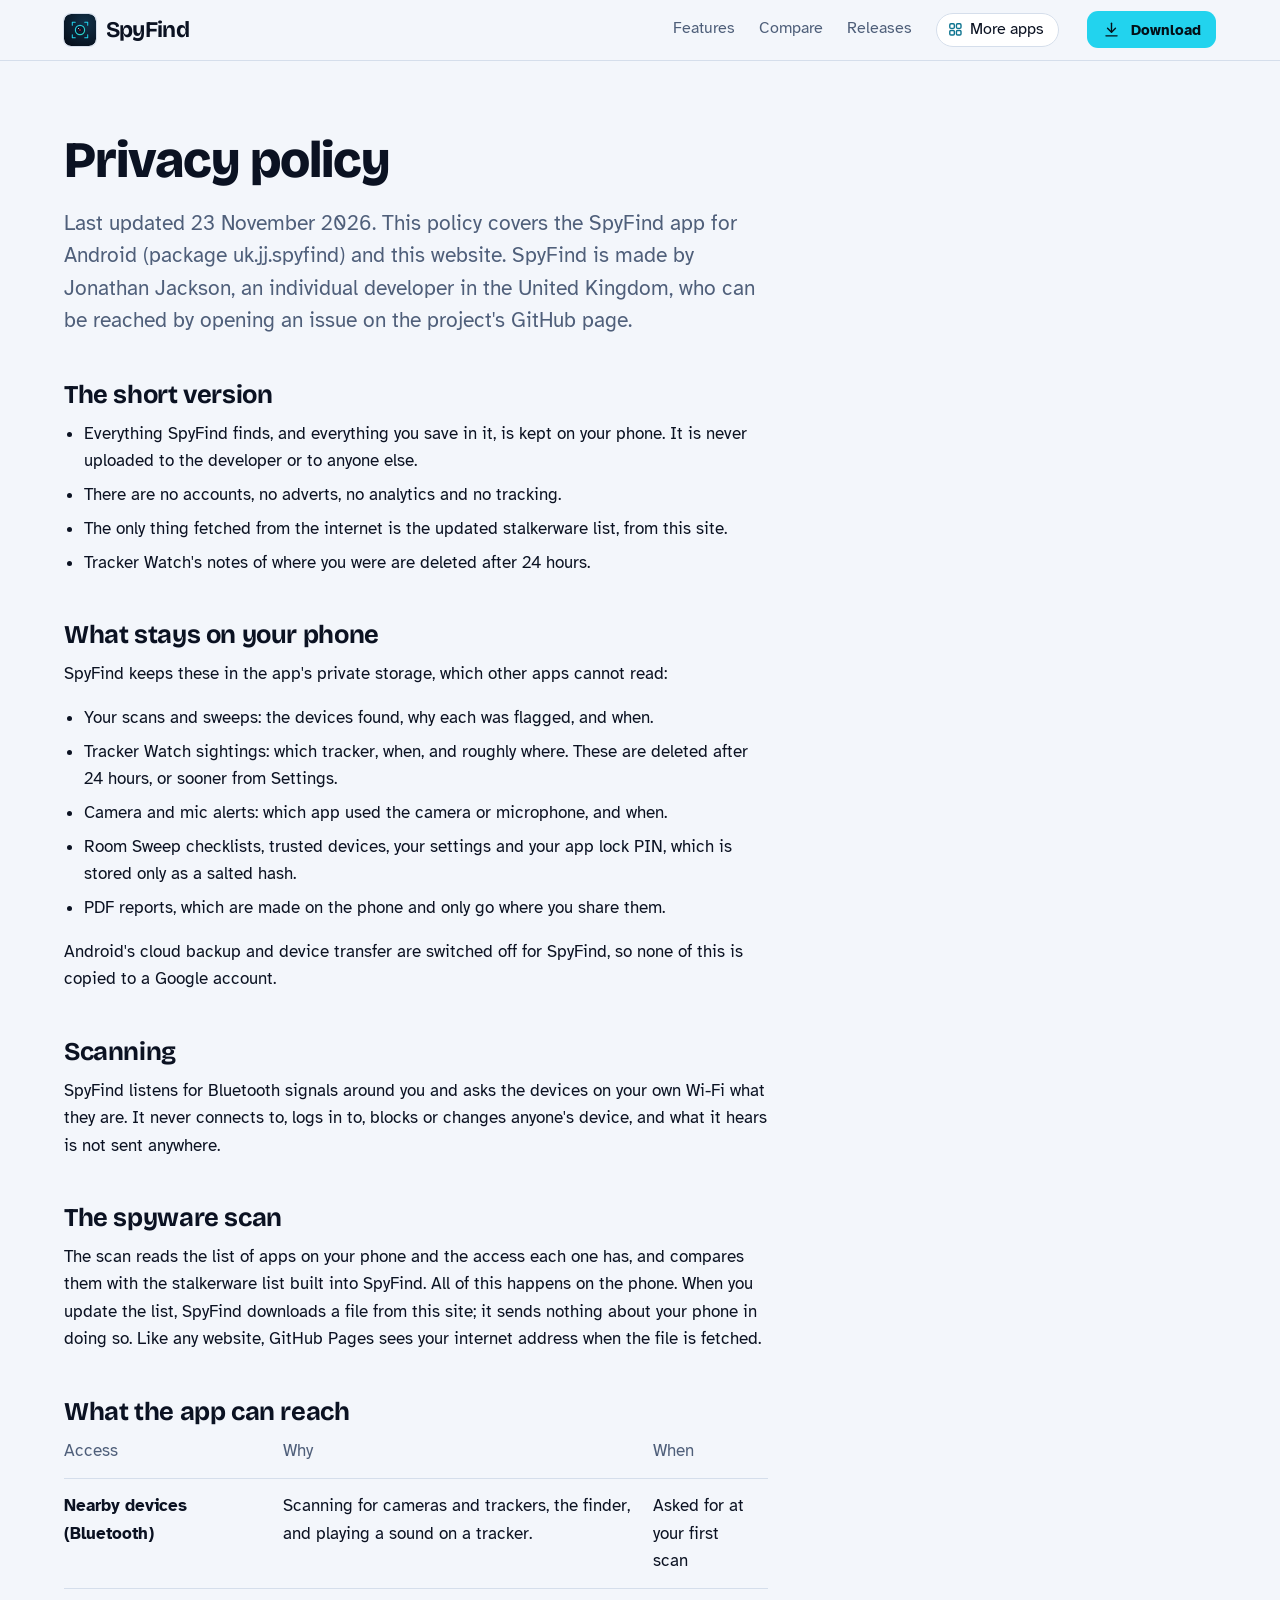
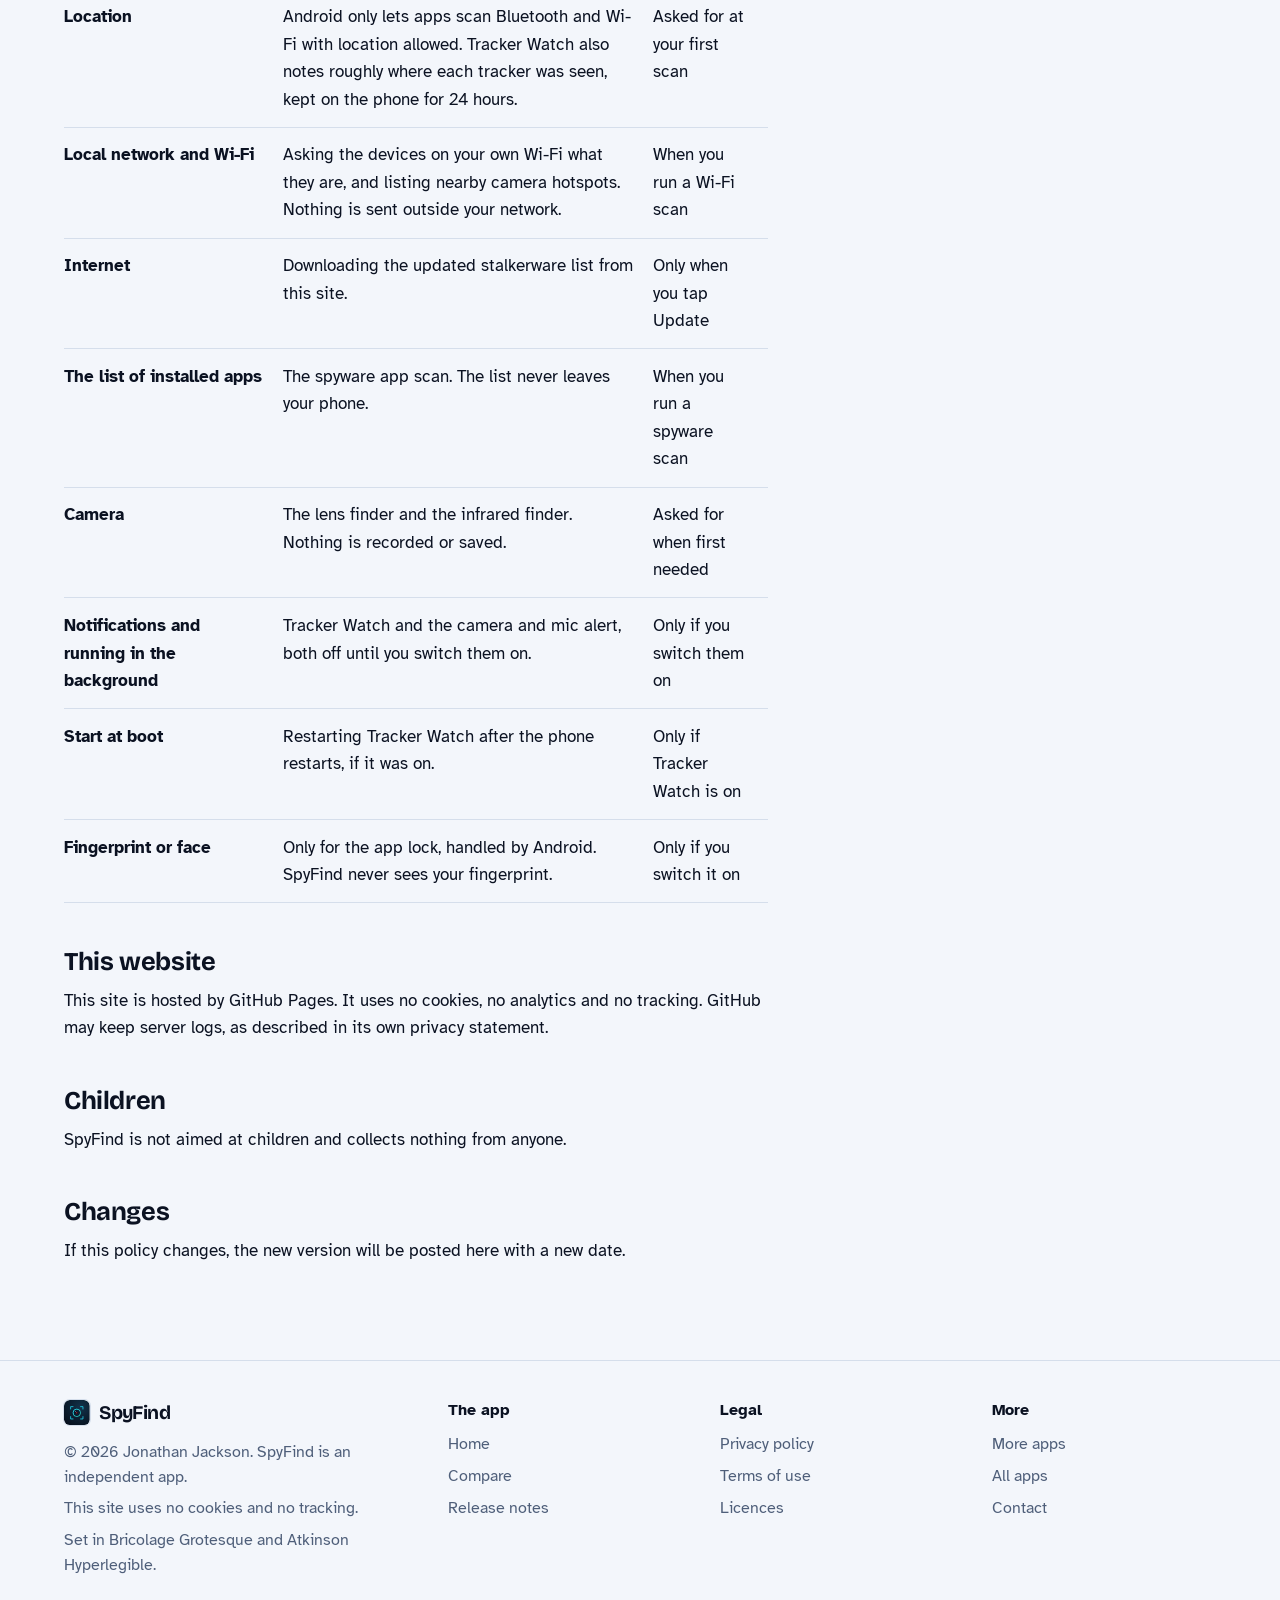
<file: privacy.html>
<!DOCTYPE html>
<html lang="en-GB">
<head>
<meta charset="utf-8">
<meta name="viewport" content="width=device-width, initial-scale=1">
<title>SpyFind privacy policy</title>
<meta name="description" content="SpyFind keeps everything it finds on your phone. No accounts, no adverts, no tracking; only the stalkerware list is downloaded.">
<meta name="author" content="Jonathan Jackson">
<link rel="canonical" href="https://customgpter.github.io/spyfind/privacy.html">
<meta name="theme-color" content="#f3f6fb" media="(prefers-color-scheme: light)">
<meta name="theme-color" content="#060a14" media="(prefers-color-scheme: dark)">
<meta property="og:type" content="website">
<meta property="og:site_name" content="SpyFind">
<meta property="og:title" content="SpyFind privacy policy">
<meta property="og:description" content="SpyFind keeps everything it finds on your phone. No accounts, no adverts, no tracking; only the stalkerware list is downloaded.">
<meta property="og:url" content="https://customgpter.github.io/spyfind/privacy.html">
<meta property="og:image" content="https://customgpter.github.io/spyfind/assets/og.png">
<meta property="og:image:width" content="1200">
<meta property="og:image:height" content="630">
<meta property="og:image:alt" content="SpyFind: the Full Sweep home screen and a Bluetooth scan that has flagged an AirTag and a camera">
<meta property="og:locale" content="en_GB">
<meta name="twitter:card" content="summary_large_image">
<link rel="icon" href="./assets/favicon.svg" type="image/svg+xml">
<link rel="apple-touch-icon" href="./assets/apple-touch-icon.png">
<link rel="preload" href="./assets/fonts/bricolage-grotesque-latin.woff2" as="font" type="font/woff2" crossorigin>
<link rel="preload" href="./assets/fonts/atkinson-hyperlegible-latin-400-normal.woff2" as="font" type="font/woff2" crossorigin>
<link rel="stylesheet" href="./assets/site.css?v=1">
<link rel="stylesheet" href="./assets/house.css?v=1">
<link rel="stylesheet" href="./assets/apps-list.css?v=1">
<script src="./assets/apps-list.js?v=1" defer></script>
</head>
<body>
<a class="skip" href="#main">Skip to content</a>
<header class="masthead">
<div class="wrap">
<a class="brand" href="./" aria-label="SpyFind home"><svg viewBox="0 0 108 108" aria-hidden="true"><defs><radialGradient id="sfhb" cx="65%" cy="28%" r="100%"><stop offset="0" stop-color="#12324A"/><stop offset="1" stop-color="#050913"/></radialGradient><linearGradient id="sfhr" x1="0" y1="0" x2="1" y2="1"><stop offset="0" stop-color="#22D3EE"/><stop offset="1" stop-color="#2DD4BF"/></linearGradient><radialGradient id="sfhl"><stop offset="0" stop-color="#1B3A63"/><stop offset="1" stop-color="#04101F"/></radialGradient></defs><rect width="108" height="108" rx="24" fill="url(#sfhb)"/><path d="M38 28H28V38M70 28H80V38M38 80H28V70M70 80H80V70" fill="none" stroke="#22D3EE" stroke-width="3.4" stroke-linecap="round" stroke-linejoin="round"/><circle cx="54" cy="54" r="15.5" fill="none" stroke="url(#sfhr)" stroke-width="4"/><circle cx="54" cy="54" r="12" fill="url(#sfhl)"/><circle cx="54" cy="54" r="6" fill="#020812"/><circle cx="49" cy="49" r="2" fill="#fff" fill-opacity=".87"/><circle cx="54" cy="54" r="2.8" fill="#FF3B55"/></svg><span>SpyFind</span></a>
<nav aria-label="Main"><ul><li><a href="./#features">Features</a></li><li><a href="./compare.html">Compare</a></li><li><a href="./releases.html">Releases</a></li><li><a class="more-apps" href="./more-apps.html"><svg class="ico" viewBox="0 0 24 24" aria-hidden="true"><rect x="4" y="4" width="6.5" height="6.5" rx="1.6"/><rect x="13.5" y="4" width="6.5" height="6.5" rx="1.6"/><rect x="4" y="13.5" width="6.5" height="6.5" rx="1.6"/><rect x="13.5" y="13.5" width="6.5" height="6.5" rx="1.6"/></svg>More apps</a></li></ul></nav>
<a class="button small" href="https://github.com/CustomGPTer/spyfind/releases/latest/download/SpyFind.apk"><svg class="ico" viewBox="0 0 24 24" aria-hidden="true"><path d="M12 4v11"/><path d="M7 10.5l5 5 5-5"/><path d="M5 20h14"/></svg>Download</a>
</div>
</header>
<main id="main" class="doc">
<div class="wrap">
<div class="measure">
<h1>Privacy policy</h1>
<p class="lede">Last updated 23 November 2026. This policy covers the SpyFind app for Android (package uk.jj.spyfind) and this website. SpyFind is made by Jonathan Jackson, an individual developer in the United Kingdom, who can be reached by opening an issue on the project&#x27;s GitHub page.</p>
<h2 id="short">The short version</h2><ul>
<li>Everything SpyFind finds, and everything you save in it, is kept on your phone. It is never uploaded to the developer or to anyone else.</li>
<li>There are no accounts, no adverts, no analytics and no tracking.</li>
<li>The only thing fetched from the internet is the updated stalkerware list, from this site.</li>
<li>Tracker Watch&#x27;s notes of where you were are deleted after 24 hours.</li>
</ul><h2 id="kept">What stays on your phone</h2><p>SpyFind keeps these in the app&#x27;s private storage, which other apps cannot read:</p>
<ul>
<li>Your scans and sweeps: the devices found, why each was flagged, and when.</li>
<li>Tracker Watch sightings: which tracker, when, and roughly where. These are deleted after 24 hours, or sooner from Settings.</li>
<li>Camera and mic alerts: which app used the camera or microphone, and when.</li>
<li>Room Sweep checklists, trusted devices, your settings and your app lock PIN, which is stored only as a salted hash.</li>
<li>PDF reports, which are made on the phone and only go where you share them.</li>
</ul>
<p>Android&#x27;s cloud backup and device transfer are switched off for SpyFind, so none of this is copied to a Google account.</p><h2 id="scans">Scanning</h2><p>SpyFind listens for Bluetooth signals around you and asks the devices on your own Wi-Fi what they are. It never connects to, logs in to, blocks or changes anyone&#x27;s device, and what it hears is not sent anywhere.</p><h2 id="apps">The spyware scan</h2><p>The scan reads the list of apps on your phone and the access each one has, and compares them with the stalkerware list built into SpyFind. All of this happens on the phone. When you update the list, SpyFind downloads a file from this site; it sends nothing about your phone in doing so. Like any website, GitHub Pages sees your internet address when the file is fetched.</p><h2 id="reach">What the app can reach</h2><table>
<thead><tr><th scope="col">Access</th><th scope="col">Why</th><th scope="col">When</th></tr></thead>
<tbody>
<tr><th scope="row">Nearby devices (Bluetooth)</th><td>Scanning for cameras and trackers, the finder, and playing a sound on a tracker.</td><td>Asked for at your first scan</td></tr>
<tr><th scope="row">Location</th><td>Android only lets apps scan Bluetooth and Wi-Fi with location allowed. Tracker Watch also notes roughly where each tracker was seen, kept on the phone for 24 hours.</td><td>Asked for at your first scan</td></tr>
<tr><th scope="row">Local network and Wi-Fi</th><td>Asking the devices on your own Wi-Fi what they are, and listing nearby camera hotspots. Nothing is sent outside your network.</td><td>When you run a Wi-Fi scan</td></tr>
<tr><th scope="row">Internet</th><td>Downloading the updated stalkerware list from this site.</td><td>Only when you tap Update</td></tr>
<tr><th scope="row">The list of installed apps</th><td>The spyware app scan. The list never leaves your phone.</td><td>When you run a spyware scan</td></tr>
<tr><th scope="row">Camera</th><td>The lens finder and the infrared finder. Nothing is recorded or saved.</td><td>Asked for when first needed</td></tr>
<tr><th scope="row">Notifications and running in the background</th><td>Tracker Watch and the camera and mic alert, both off until you switch them on.</td><td>Only if you switch them on</td></tr>
<tr><th scope="row">Start at boot</th><td>Restarting Tracker Watch after the phone restarts, if it was on.</td><td>Only if Tracker Watch is on</td></tr>
<tr><th scope="row">Fingerprint or face</th><td>Only for the app lock, handled by Android. SpyFind never sees your fingerprint.</td><td>Only if you switch it on</td></tr>
</tbody>
</table>
<h2 id="site">This website</h2><p>This site is hosted by GitHub Pages. It uses no cookies, no analytics and no tracking. GitHub may keep server logs, as described in its own privacy statement.</p>
<h2 id="children">Children</h2><p>SpyFind is not aimed at children and collects nothing from anyone.</p>
<h2 id="changes">Changes</h2><p>If this policy changes, the new version will be posted here with a new date.</p>
</div>
</div>
</main>
<footer class="colophon">
<div class="wrap">
<div>
<a class="brand" href="./" aria-label="SpyFind home"><svg viewBox="0 0 108 108" aria-hidden="true"><defs><radialGradient id="sffb" cx="65%" cy="28%" r="100%"><stop offset="0" stop-color="#12324A"/><stop offset="1" stop-color="#050913"/></radialGradient><linearGradient id="sffr" x1="0" y1="0" x2="1" y2="1"><stop offset="0" stop-color="#22D3EE"/><stop offset="1" stop-color="#2DD4BF"/></linearGradient><radialGradient id="sffl"><stop offset="0" stop-color="#1B3A63"/><stop offset="1" stop-color="#04101F"/></radialGradient></defs><rect width="108" height="108" rx="24" fill="url(#sffb)"/><path d="M38 28H28V38M70 28H80V38M38 80H28V70M70 80H80V70" fill="none" stroke="#22D3EE" stroke-width="3.4" stroke-linecap="round" stroke-linejoin="round"/><circle cx="54" cy="54" r="15.5" fill="none" stroke="url(#sffr)" stroke-width="4"/><circle cx="54" cy="54" r="12" fill="url(#sffl)"/><circle cx="54" cy="54" r="6" fill="#020812"/><circle cx="49" cy="49" r="2" fill="#fff" fill-opacity=".87"/><circle cx="54" cy="54" r="2.8" fill="#FF3B55"/></svg><span>SpyFind</span></a>
<p>&copy; 2026 Jonathan Jackson. SpyFind is an independent app.</p>
<p>This site uses no cookies and no tracking.</p>
<p>Set in Bricolage Grotesque and Atkinson Hyperlegible.</p>
</div>
<nav aria-label="The app"><h2>The app</h2><ul>
<li><a href="./">Home</a></li>
<li><a href="./compare.html">Compare</a></li>
<li><a href="./releases.html">Release notes</a></li>
</ul></nav>
<nav aria-label="Legal"><h2>Legal</h2><ul>
<li><a href="./privacy.html">Privacy policy</a></li>
<li><a href="./terms.html">Terms of use</a></li>
<li><a href="./licences.html">Licences</a></li>
</ul></nav>
<nav aria-label="More"><h2>More</h2><ul>
<li><a href="./more-apps.html">More apps</a></li>
<li><a href="https://customgpter.github.io/">All apps</a></li>
<li><a href="https://github.com/CustomGPTer/spyfind/issues">Contact</a></li>
</ul></nav>
</div>
</footer>
</body>
</html>
</file>
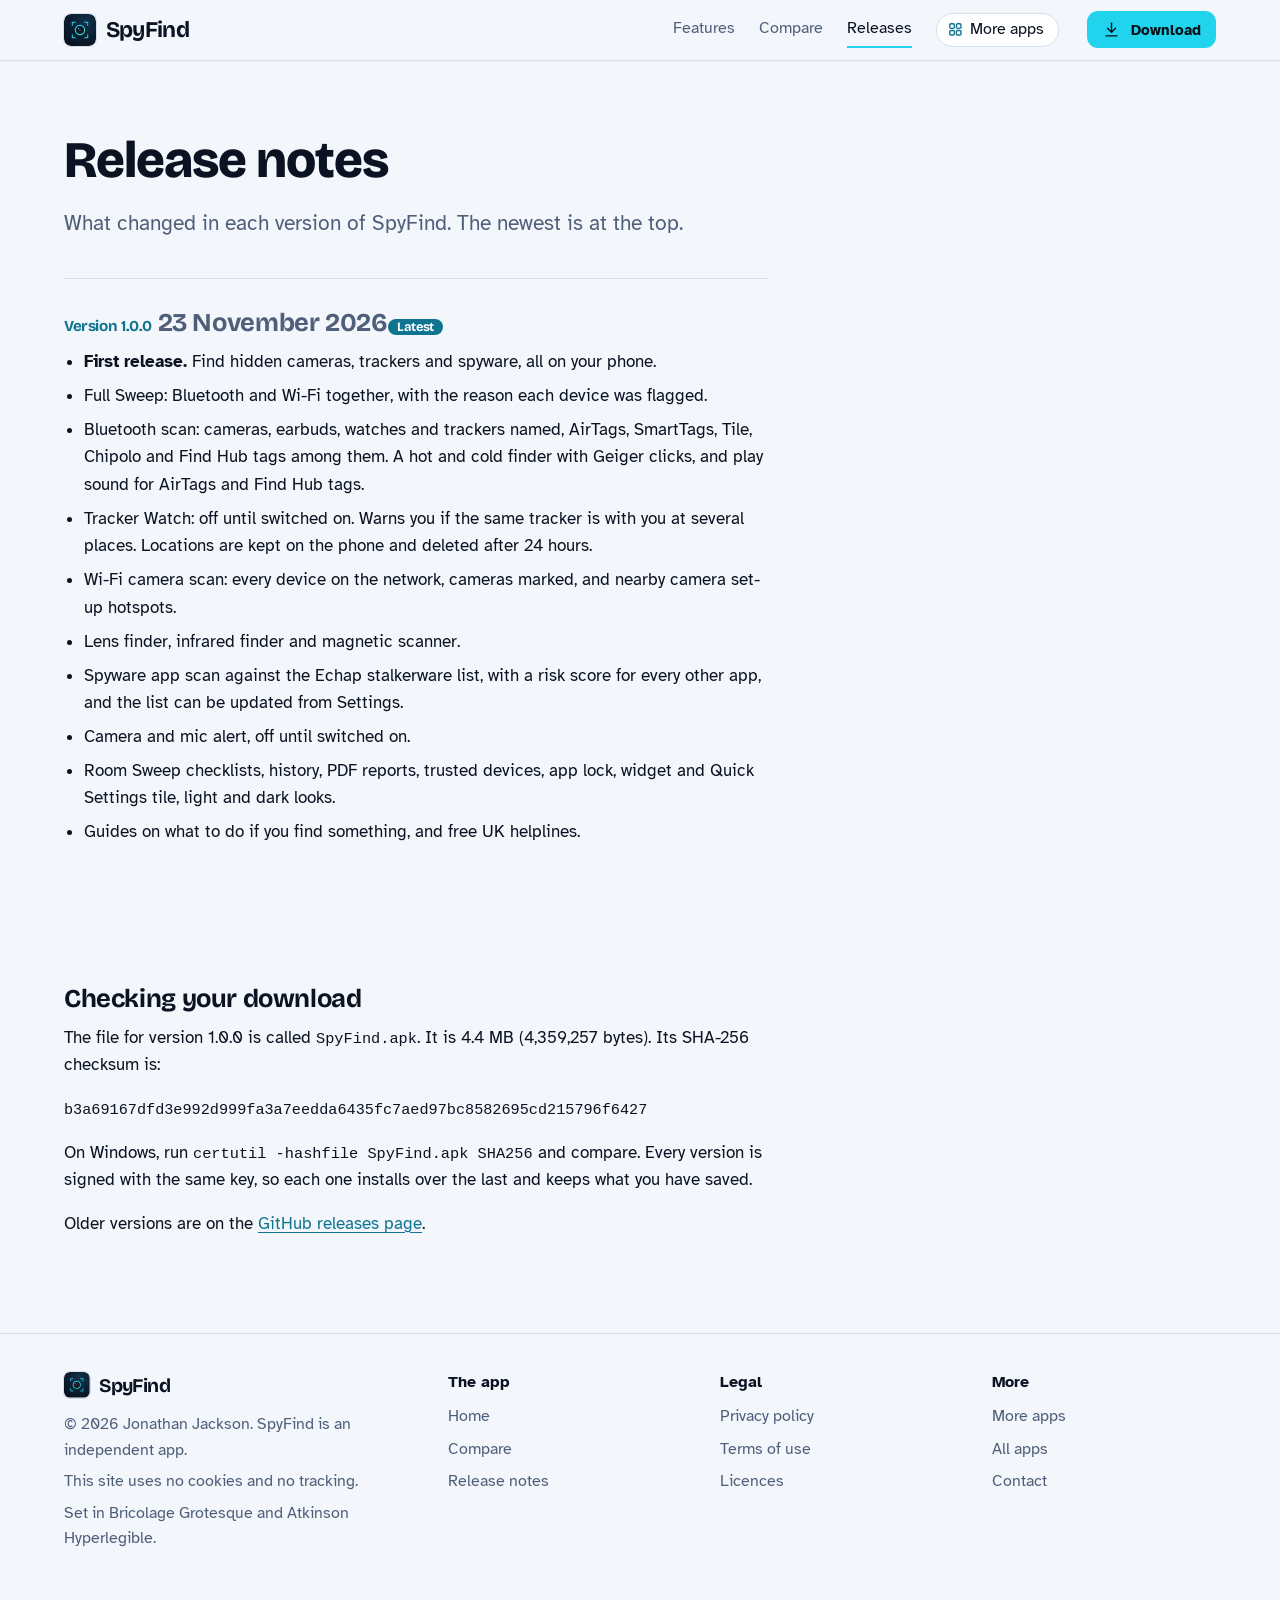
<file: releases.html>
<!DOCTYPE html>
<html lang="en-GB">
<head>
<meta charset="utf-8">
<meta name="viewport" content="width=device-width, initial-scale=1">
<title>SpyFind release notes</title>
<meta name="description" content="What changed in each version of SpyFind, and how to check your download.">
<meta name="author" content="Jonathan Jackson">
<link rel="canonical" href="https://customgpter.github.io/spyfind/releases.html">
<meta name="theme-color" content="#f3f6fb" media="(prefers-color-scheme: light)">
<meta name="theme-color" content="#060a14" media="(prefers-color-scheme: dark)">
<meta property="og:type" content="website">
<meta property="og:site_name" content="SpyFind">
<meta property="og:title" content="SpyFind release notes">
<meta property="og:description" content="What changed in each version of SpyFind, and how to check your download.">
<meta property="og:url" content="https://customgpter.github.io/spyfind/releases.html">
<meta property="og:image" content="https://customgpter.github.io/spyfind/assets/og.png">
<meta property="og:image:width" content="1200">
<meta property="og:image:height" content="630">
<meta property="og:image:alt" content="SpyFind: the Full Sweep home screen and a Bluetooth scan that has flagged an AirTag and a camera">
<meta property="og:locale" content="en_GB">
<meta name="twitter:card" content="summary_large_image">
<link rel="icon" href="./assets/favicon.svg" type="image/svg+xml">
<link rel="apple-touch-icon" href="./assets/apple-touch-icon.png">
<link rel="preload" href="./assets/fonts/bricolage-grotesque-latin.woff2" as="font" type="font/woff2" crossorigin>
<link rel="preload" href="./assets/fonts/atkinson-hyperlegible-latin-400-normal.woff2" as="font" type="font/woff2" crossorigin>
<link rel="stylesheet" href="./assets/site.css?v=1">
<link rel="stylesheet" href="./assets/house.css?v=1">
<link rel="stylesheet" href="./assets/apps-list.css?v=1">
<script src="./assets/apps-list.js?v=1" defer></script>
</head>
<body>
<a class="skip" href="#main">Skip to content</a>
<header class="masthead">
<div class="wrap">
<a class="brand" href="./" aria-label="SpyFind home"><svg viewBox="0 0 108 108" aria-hidden="true"><defs><radialGradient id="sfhb" cx="65%" cy="28%" r="100%"><stop offset="0" stop-color="#12324A"/><stop offset="1" stop-color="#050913"/></radialGradient><linearGradient id="sfhr" x1="0" y1="0" x2="1" y2="1"><stop offset="0" stop-color="#22D3EE"/><stop offset="1" stop-color="#2DD4BF"/></linearGradient><radialGradient id="sfhl"><stop offset="0" stop-color="#1B3A63"/><stop offset="1" stop-color="#04101F"/></radialGradient></defs><rect width="108" height="108" rx="24" fill="url(#sfhb)"/><path d="M38 28H28V38M70 28H80V38M38 80H28V70M70 80H80V70" fill="none" stroke="#22D3EE" stroke-width="3.4" stroke-linecap="round" stroke-linejoin="round"/><circle cx="54" cy="54" r="15.5" fill="none" stroke="url(#sfhr)" stroke-width="4"/><circle cx="54" cy="54" r="12" fill="url(#sfhl)"/><circle cx="54" cy="54" r="6" fill="#020812"/><circle cx="49" cy="49" r="2" fill="#fff" fill-opacity=".87"/><circle cx="54" cy="54" r="2.8" fill="#FF3B55"/></svg><span>SpyFind</span></a>
<nav aria-label="Main"><ul><li><a href="./#features">Features</a></li><li><a href="./compare.html">Compare</a></li><li><a href="./releases.html" aria-current="page">Releases</a></li><li><a class="more-apps" href="./more-apps.html"><svg class="ico" viewBox="0 0 24 24" aria-hidden="true"><rect x="4" y="4" width="6.5" height="6.5" rx="1.6"/><rect x="13.5" y="4" width="6.5" height="6.5" rx="1.6"/><rect x="4" y="13.5" width="6.5" height="6.5" rx="1.6"/><rect x="13.5" y="13.5" width="6.5" height="6.5" rx="1.6"/></svg>More apps</a></li></ul></nav>
<a class="button small" href="https://github.com/CustomGPTer/spyfind/releases/latest/download/SpyFind.apk"><svg class="ico" viewBox="0 0 24 24" aria-hidden="true"><path d="M12 4v11"/><path d="M7 10.5l5 5 5-5"/><path d="M5 20h14"/></svg>Download</a>
</div>
</header>
<main id="main" class="doc">
<div class="wrap">
<div class="measure">
<h1>Release notes</h1>
<p class="lede">What changed in each version of SpyFind. The newest is at the top.</p>
<section class="release" id="v1.0.0"><h2><span class="ver">Version 1.0.0</span> <span class="when">23 November 2026</span><span class="tag">Latest</span></h2><ul><li><b>First release.</b> Find hidden cameras, trackers and spyware, all on your phone.</li><li>Full Sweep: Bluetooth and Wi-Fi together, with the reason each device was flagged.</li><li>Bluetooth scan: cameras, earbuds, watches and trackers named, AirTags, SmartTags, Tile, Chipolo and Find Hub tags among them. A hot and cold finder with Geiger clicks, and play sound for AirTags and Find Hub tags.</li><li>Tracker Watch: off until switched on. Warns you if the same tracker is with you at several places. Locations are kept on the phone and deleted after 24 hours.</li><li>Wi-Fi camera scan: every device on the network, cameras marked, and nearby camera set-up hotspots.</li><li>Lens finder, infrared finder and magnetic scanner.</li><li>Spyware app scan against the Echap stalkerware list, with a risk score for every other app, and the list can be updated from Settings.</li><li>Camera and mic alert, off until switched on.</li><li>Room Sweep checklists, history, PDF reports, trusted devices, app lock, widget and Quick Settings tile, light and dark looks.</li><li>Guides on what to do if you find something, and free UK helplines.</li></ul></section>
<h2 id="checking">Checking your download</h2>
<p>The file for version 1.0.0 is called <code>SpyFind.apk</code>. It is 4.4 MB (4,359,257 bytes). Its SHA-256 checksum is:</p>
<p><code class="sum">b3a69167dfd3e992d999fa3a7eedda6435fc7aed97bc8582695cd215796f6427</code></p>
<p>On Windows, run <code>certutil -hashfile SpyFind.apk SHA256</code> and compare. Every version is signed with the same key, so each one installs over the last and keeps what you have saved.</p>
<p>Older versions are on the <a href="https://github.com/CustomGPTer/spyfind/releases">GitHub releases page</a>.</p>
</div>
</div>
</main>
<footer class="colophon">
<div class="wrap">
<div>
<a class="brand" href="./" aria-label="SpyFind home"><svg viewBox="0 0 108 108" aria-hidden="true"><defs><radialGradient id="sffb" cx="65%" cy="28%" r="100%"><stop offset="0" stop-color="#12324A"/><stop offset="1" stop-color="#050913"/></radialGradient><linearGradient id="sffr" x1="0" y1="0" x2="1" y2="1"><stop offset="0" stop-color="#22D3EE"/><stop offset="1" stop-color="#2DD4BF"/></linearGradient><radialGradient id="sffl"><stop offset="0" stop-color="#1B3A63"/><stop offset="1" stop-color="#04101F"/></radialGradient></defs><rect width="108" height="108" rx="24" fill="url(#sffb)"/><path d="M38 28H28V38M70 28H80V38M38 80H28V70M70 80H80V70" fill="none" stroke="#22D3EE" stroke-width="3.4" stroke-linecap="round" stroke-linejoin="round"/><circle cx="54" cy="54" r="15.5" fill="none" stroke="url(#sffr)" stroke-width="4"/><circle cx="54" cy="54" r="12" fill="url(#sffl)"/><circle cx="54" cy="54" r="6" fill="#020812"/><circle cx="49" cy="49" r="2" fill="#fff" fill-opacity=".87"/><circle cx="54" cy="54" r="2.8" fill="#FF3B55"/></svg><span>SpyFind</span></a>
<p>&copy; 2026 Jonathan Jackson. SpyFind is an independent app.</p>
<p>This site uses no cookies and no tracking.</p>
<p>Set in Bricolage Grotesque and Atkinson Hyperlegible.</p>
</div>
<nav aria-label="The app"><h2>The app</h2><ul>
<li><a href="./">Home</a></li>
<li><a href="./compare.html">Compare</a></li>
<li><a href="./releases.html">Release notes</a></li>
</ul></nav>
<nav aria-label="Legal"><h2>Legal</h2><ul>
<li><a href="./privacy.html">Privacy policy</a></li>
<li><a href="./terms.html">Terms of use</a></li>
<li><a href="./licences.html">Licences</a></li>
</ul></nav>
<nav aria-label="More"><h2>More</h2><ul>
<li><a href="./more-apps.html">More apps</a></li>
<li><a href="https://customgpter.github.io/">All apps</a></li>
<li><a href="https://github.com/CustomGPTer/spyfind/issues">Contact</a></li>
</ul></nav>
</div>
</footer>
</body>
</html>
</file>
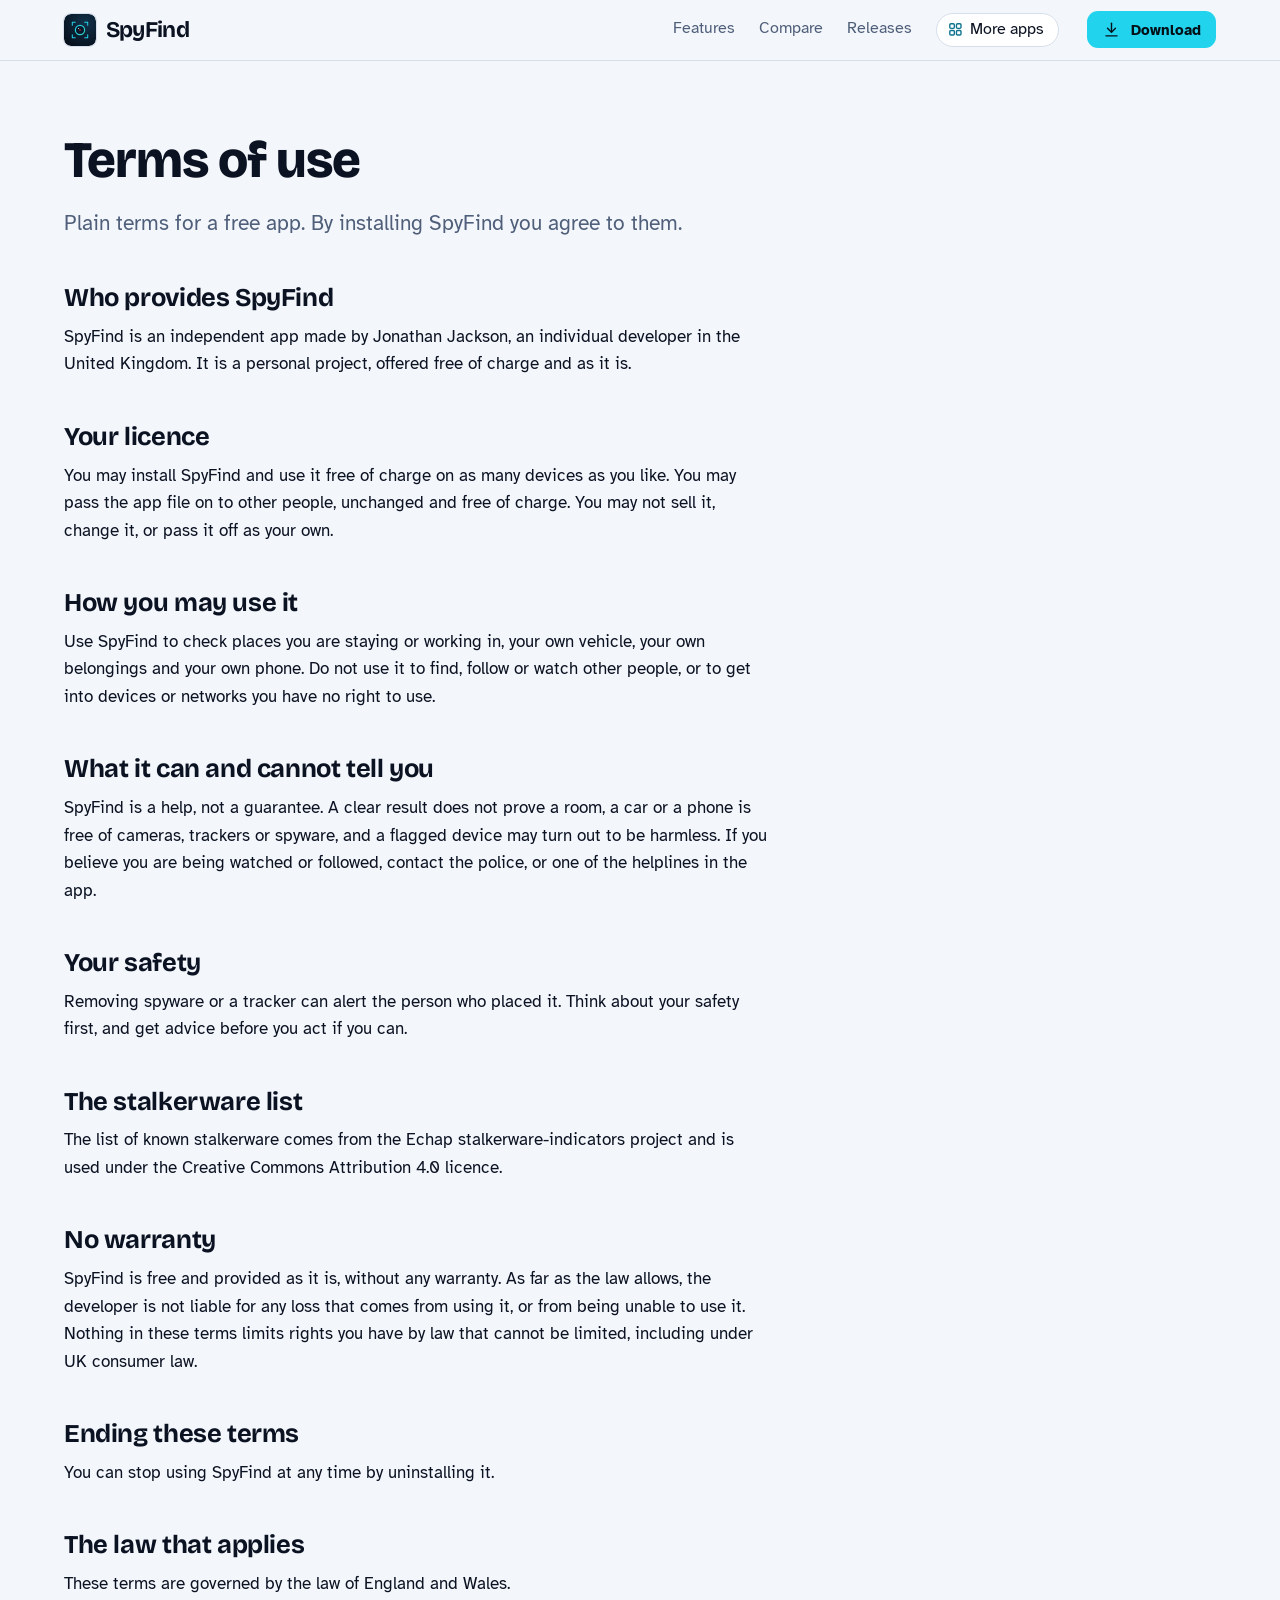
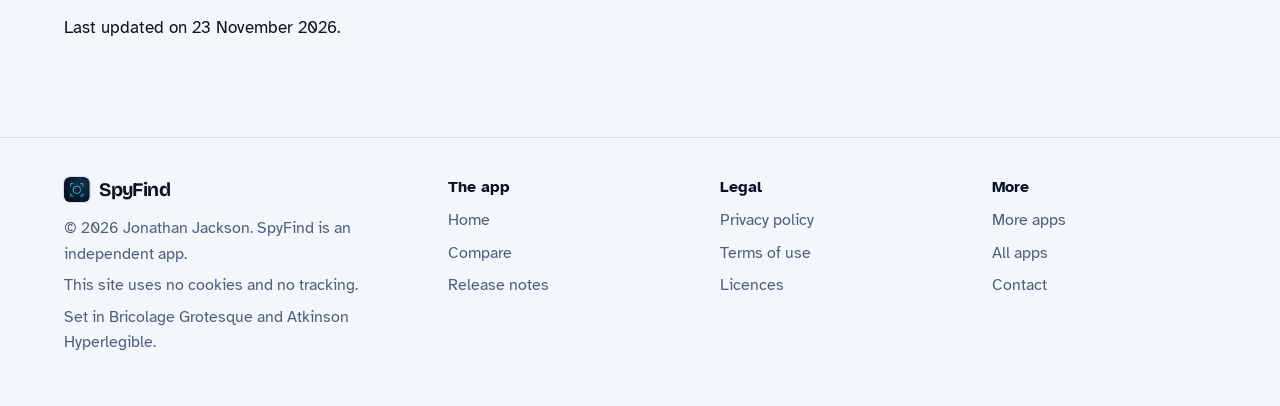
<file: terms.html>
<!DOCTYPE html>
<html lang="en-GB">
<head>
<meta charset="utf-8">
<meta name="viewport" content="width=device-width, initial-scale=1">
<title>SpyFind terms of use</title>
<meta name="description" content="The plain terms for using SpyFind, a free Android app.">
<meta name="author" content="Jonathan Jackson">
<link rel="canonical" href="https://customgpter.github.io/spyfind/terms.html">
<meta name="theme-color" content="#f3f6fb" media="(prefers-color-scheme: light)">
<meta name="theme-color" content="#060a14" media="(prefers-color-scheme: dark)">
<meta property="og:type" content="website">
<meta property="og:site_name" content="SpyFind">
<meta property="og:title" content="SpyFind terms of use">
<meta property="og:description" content="The plain terms for using SpyFind, a free Android app.">
<meta property="og:url" content="https://customgpter.github.io/spyfind/terms.html">
<meta property="og:image" content="https://customgpter.github.io/spyfind/assets/og.png">
<meta property="og:image:width" content="1200">
<meta property="og:image:height" content="630">
<meta property="og:image:alt" content="SpyFind: the Full Sweep home screen and a Bluetooth scan that has flagged an AirTag and a camera">
<meta property="og:locale" content="en_GB">
<meta name="twitter:card" content="summary_large_image">
<link rel="icon" href="./assets/favicon.svg" type="image/svg+xml">
<link rel="apple-touch-icon" href="./assets/apple-touch-icon.png">
<link rel="preload" href="./assets/fonts/bricolage-grotesque-latin.woff2" as="font" type="font/woff2" crossorigin>
<link rel="preload" href="./assets/fonts/atkinson-hyperlegible-latin-400-normal.woff2" as="font" type="font/woff2" crossorigin>
<link rel="stylesheet" href="./assets/site.css?v=1">
<link rel="stylesheet" href="./assets/house.css?v=1">
<link rel="stylesheet" href="./assets/apps-list.css?v=1">
<script src="./assets/apps-list.js?v=1" defer></script>
</head>
<body>
<a class="skip" href="#main">Skip to content</a>
<header class="masthead">
<div class="wrap">
<a class="brand" href="./" aria-label="SpyFind home"><svg viewBox="0 0 108 108" aria-hidden="true"><defs><radialGradient id="sfhb" cx="65%" cy="28%" r="100%"><stop offset="0" stop-color="#12324A"/><stop offset="1" stop-color="#050913"/></radialGradient><linearGradient id="sfhr" x1="0" y1="0" x2="1" y2="1"><stop offset="0" stop-color="#22D3EE"/><stop offset="1" stop-color="#2DD4BF"/></linearGradient><radialGradient id="sfhl"><stop offset="0" stop-color="#1B3A63"/><stop offset="1" stop-color="#04101F"/></radialGradient></defs><rect width="108" height="108" rx="24" fill="url(#sfhb)"/><path d="M38 28H28V38M70 28H80V38M38 80H28V70M70 80H80V70" fill="none" stroke="#22D3EE" stroke-width="3.4" stroke-linecap="round" stroke-linejoin="round"/><circle cx="54" cy="54" r="15.5" fill="none" stroke="url(#sfhr)" stroke-width="4"/><circle cx="54" cy="54" r="12" fill="url(#sfhl)"/><circle cx="54" cy="54" r="6" fill="#020812"/><circle cx="49" cy="49" r="2" fill="#fff" fill-opacity=".87"/><circle cx="54" cy="54" r="2.8" fill="#FF3B55"/></svg><span>SpyFind</span></a>
<nav aria-label="Main"><ul><li><a href="./#features">Features</a></li><li><a href="./compare.html">Compare</a></li><li><a href="./releases.html">Releases</a></li><li><a class="more-apps" href="./more-apps.html"><svg class="ico" viewBox="0 0 24 24" aria-hidden="true"><rect x="4" y="4" width="6.5" height="6.5" rx="1.6"/><rect x="13.5" y="4" width="6.5" height="6.5" rx="1.6"/><rect x="4" y="13.5" width="6.5" height="6.5" rx="1.6"/><rect x="13.5" y="13.5" width="6.5" height="6.5" rx="1.6"/></svg>More apps</a></li></ul></nav>
<a class="button small" href="https://github.com/CustomGPTer/spyfind/releases/latest/download/SpyFind.apk"><svg class="ico" viewBox="0 0 24 24" aria-hidden="true"><path d="M12 4v11"/><path d="M7 10.5l5 5 5-5"/><path d="M5 20h14"/></svg>Download</a>
</div>
</header>
<main id="main" class="doc">
<div class="wrap">
<div class="measure">
<h1>Terms of use</h1>
<p class="lede">Plain terms for a free app. By installing SpyFind you agree to them.</p>
<h2 id="who">Who provides SpyFind</h2><p>SpyFind is an independent app made by Jonathan Jackson, an individual developer in the United Kingdom. It is a personal project, offered free of charge and as it is.</p>
<h2 id="licence">Your licence</h2><p>You may install SpyFind and use it free of charge on as many devices as you like. You may pass the app file on to other people, unchanged and free of charge. You may not sell it, change it, or pass it off as your own.</p>
<h2 id="use">How you may use it</h2><p>Use SpyFind to check places you are staying or working in, your own vehicle, your own belongings and your own phone. Do not use it to find, follow or watch other people, or to get into devices or networks you have no right to use.</p>
<h2 id="limits">What it can and cannot tell you</h2><p>SpyFind is a help, not a guarantee. A clear result does not prove a room, a car or a phone is free of cameras, trackers or spyware, and a flagged device may turn out to be harmless. If you believe you are being watched or followed, contact the police, or one of the helplines in the app.</p>
<h2 id="safety">Your safety</h2><p>Removing spyware or a tracker can alert the person who placed it. Think about your safety first, and get advice before you act if you can.</p>
<h2 id="list">The stalkerware list</h2><p>The list of known stalkerware comes from the Echap stalkerware-indicators project and is used under the Creative Commons Attribution 4.0 licence.</p>
<h2 id="no-warranty">No warranty</h2>
<p>SpyFind is free and provided as it is, without any warranty. As far as the law allows, the developer is not liable for any loss that comes from using it, or from being unable to use it. Nothing in these terms limits rights you have by law that cannot be limited, including under UK consumer law.</p>
<h2 id="ending">Ending these terms</h2><p>You can stop using SpyFind at any time by uninstalling it.</p>
<h2 id="governing">The law that applies</h2>
<p>These terms are governed by the law of England and Wales.</p>
<p>Last updated on 23 November 2026.</p>
</div>
</div>
</main>
<footer class="colophon">
<div class="wrap">
<div>
<a class="brand" href="./" aria-label="SpyFind home"><svg viewBox="0 0 108 108" aria-hidden="true"><defs><radialGradient id="sffb" cx="65%" cy="28%" r="100%"><stop offset="0" stop-color="#12324A"/><stop offset="1" stop-color="#050913"/></radialGradient><linearGradient id="sffr" x1="0" y1="0" x2="1" y2="1"><stop offset="0" stop-color="#22D3EE"/><stop offset="1" stop-color="#2DD4BF"/></linearGradient><radialGradient id="sffl"><stop offset="0" stop-color="#1B3A63"/><stop offset="1" stop-color="#04101F"/></radialGradient></defs><rect width="108" height="108" rx="24" fill="url(#sffb)"/><path d="M38 28H28V38M70 28H80V38M38 80H28V70M70 80H80V70" fill="none" stroke="#22D3EE" stroke-width="3.4" stroke-linecap="round" stroke-linejoin="round"/><circle cx="54" cy="54" r="15.5" fill="none" stroke="url(#sffr)" stroke-width="4"/><circle cx="54" cy="54" r="12" fill="url(#sffl)"/><circle cx="54" cy="54" r="6" fill="#020812"/><circle cx="49" cy="49" r="2" fill="#fff" fill-opacity=".87"/><circle cx="54" cy="54" r="2.8" fill="#FF3B55"/></svg><span>SpyFind</span></a>
<p>&copy; 2026 Jonathan Jackson. SpyFind is an independent app.</p>
<p>This site uses no cookies and no tracking.</p>
<p>Set in Bricolage Grotesque and Atkinson Hyperlegible.</p>
</div>
<nav aria-label="The app"><h2>The app</h2><ul>
<li><a href="./">Home</a></li>
<li><a href="./compare.html">Compare</a></li>
<li><a href="./releases.html">Release notes</a></li>
</ul></nav>
<nav aria-label="Legal"><h2>Legal</h2><ul>
<li><a href="./privacy.html">Privacy policy</a></li>
<li><a href="./terms.html">Terms of use</a></li>
<li><a href="./licences.html">Licences</a></li>
</ul></nav>
<nav aria-label="More"><h2>More</h2><ul>
<li><a href="./more-apps.html">More apps</a></li>
<li><a href="https://customgpter.github.io/">All apps</a></li>
<li><a href="https://github.com/CustomGPTer/spyfind/issues">Contact</a></li>
</ul></nav>
</div>
</footer>
</body>
</html>
</file>
<file: assets/site.css>
@font-face{font-family:"Bricolage Grotesque";src:url("fonts/bricolage-grotesque-latin.woff2") format("woff2");font-weight:200 800;font-style:normal;font-display:swap}
@font-face{font-family:"Atkinson Hyperlegible";src:url("fonts/atkinson-hyperlegible-latin-400-normal.woff2") format("woff2");font-weight:400;font-style:normal;font-display:swap}
@font-face{font-family:"Atkinson Hyperlegible";src:url("fonts/atkinson-hyperlegible-latin-700-normal.woff2") format("woff2");font-weight:700;font-style:normal;font-display:swap}

/* Daylight page, night-time camera. The lamp colour is kept for the one thing to press and for what the camera has seen. */
:root{
  --page:#f2f5f9; --panel:#ffffff; --raised:#e8edf3; --ink:#0d1a2b; --soft:#465468; --rule:#d2dae4;
  --accent:#0a6a55; --accent-ink:#ffffff; --warn:#8a5200; --rec:#d3302f;
  --lamp:#ffb347; --lamp-ink:#231400; --lamp-text:#8a5200;
  --night:#09111e; --night-2:#111d30; --night-3:#1a2a43; --night-ink:#eaf0f8; --night-soft:#9fb0c7; --night-rule:#24364f; --iris:#55d6ab;
  --display:"Bricolage Grotesque","Atkinson Hyperlegible",system-ui,sans-serif;
  --sans:"Atkinson Hyperlegible",system-ui,-apple-system,"Segoe UI",Roboto,sans-serif;
  --mono:ui-monospace,SFMono-Regular,Menlo,Consolas,"Liberation Mono",monospace;
  color-scheme:light dark;
}
@media (prefers-color-scheme:dark){
  :root{--page:#0a111b; --panel:#111a27; --raised:#182434; --ink:#e9eef5; --soft:#a0aec0; --rule:#243247;
    --accent:#55d6ab; --accent-ink:#00281d; --warn:#ffb347; --rec:#ff6163; --lamp-text:#ffb347}
}

*,*::before,*::after{box-sizing:border-box}
html{-webkit-text-size-adjust:100%;scroll-behavior:smooth;scroll-padding-top:5.5rem}
@media (prefers-reduced-motion:reduce){html{scroll-behavior:auto}}
body{margin:0;background:var(--page);color:var(--ink);font:400 1.0625rem/1.62 var(--sans);text-rendering:optimizeLegibility;-webkit-font-smoothing:antialiased}
img,svg{max-width:100%;display:block}
a{color:var(--accent);text-decoration-thickness:.07em;text-underline-offset:.2em}
a:hover{text-decoration-thickness:.13em}
:focus-visible{outline:3px solid var(--lamp);outline-offset:3px;border-radius:6px}
code{font:.9em/1 var(--mono);overflow-wrap:anywhere}
h1,h2,h3{font-family:var(--display);font-weight:700;letter-spacing:-.015em;line-height:1.08;margin:0;text-wrap:balance}
p{margin:0 0 1rem}
.skip{position:absolute;left:-999px;top:0;background:var(--ink);color:var(--page);padding:.6rem 1rem;z-index:30;border-radius:0 0 8px 0}
.skip:focus{left:0}
.sr{position:absolute;width:1px;height:1px;overflow:hidden;clip-path:inset(50%);white-space:nowrap}
.wrap{width:min(72rem,100% - 2.5rem);margin-inline:auto}
.measure{max-width:44rem}
.ico{width:1.25em;height:1.25em;flex:none;fill:none;stroke:currentColor;stroke-width:1.75;stroke-linecap:round;stroke-linejoin:round}

/* ---------- masthead */
.masthead{position:sticky;top:0;z-index:20;background:color-mix(in srgb,var(--page) 88%,transparent);-webkit-backdrop-filter:blur(14px) saturate(1.3);backdrop-filter:blur(14px) saturate(1.3);border-bottom:1px solid var(--rule)}
.masthead .wrap{display:flex;flex-wrap:wrap;align-items:center;gap:.35rem 1.75rem;padding-block:.7rem}
.brand{display:inline-flex;align-items:center;gap:.6rem;font:700 1.4rem/1 var(--display);letter-spacing:-.03em;color:var(--ink);text-decoration:none;margin-right:auto}
.brand svg{width:2rem;height:2rem;flex:none;border-radius:.5rem;box-shadow:0 0 0 1px var(--rule)}
.masthead nav ul{display:flex;flex-wrap:wrap;align-items:center;gap:.15rem 1.5rem;list-style:none;margin:0;padding:0;font-size:1rem;line-height:1.3}
.masthead nav a{display:inline-flex;align-items:center;gap:.4rem;color:var(--soft);text-decoration:none;padding-block:.45rem;border-bottom:2px solid transparent}
.masthead nav a:hover{color:var(--ink)}
.masthead nav a[aria-current="page"]{color:var(--ink);border-bottom-color:var(--lamp)}
.masthead nav a.more-apps{color:var(--ink);border:1px solid var(--rule);border-radius:999px;padding:.34rem .85rem .34rem .65rem;background:var(--panel)}
.masthead nav a.more-apps .ico{width:1.05em;height:1.05em;color:var(--accent);stroke-width:2}
.masthead nav a.more-apps:hover,.masthead nav a.more-apps[aria-current="page"]{border-color:var(--accent)}
.button{display:inline-flex;align-items:center;gap:.6rem;background:var(--lamp);color:var(--lamp-ink);font:700 1.08rem/1.2 var(--sans);text-decoration:none;padding:.95rem 1.5rem;border-radius:14px;box-shadow:0 1px 0 rgba(255,255,255,.45) inset,0 12px 24px -14px rgba(138,82,0,.9)}
.button:hover{background:#ffc56e}
.button:active{transform:translateY(1px)}
.button.small{font-size:.95rem;padding:.55rem .95rem;border-radius:11px;box-shadow:none}
.button.quiet{background:none;box-shadow:none;border:1px solid var(--rule);color:var(--ink)}
.button.quiet:hover{border-color:var(--ink);background:none}
@media (max-width:52rem){
  .masthead nav{order:3;flex:1 0 100%}
  .masthead nav ul{gap:.1rem .85rem;font-size:.95rem}
  .masthead nav .wide{display:none}
}
@media (max-width:24rem){.masthead nav a.more-apps .ico{display:none}.masthead nav a.more-apps{padding-inline:.7rem}}

/* ---------- hero */
.hero{padding-block:clamp(2.2rem,6vw,4.75rem) clamp(2.5rem,6vw,4.5rem);overflow:hidden}
.hero-grid{display:grid;gap:clamp(2.25rem,5vw,4rem);align-items:center}
@media (min-width:62rem){.hero-grid{grid-template-columns:minmax(0,11fr) minmax(0,10fr)}}
.hero h1{font-size:clamp(2.6rem,6vw,4.25rem);font-weight:800;line-height:1;letter-spacing:-.022em;margin-bottom:1.5rem}
.lede{font-size:clamp(1.14rem,2vw,1.3rem);line-height:1.55;color:var(--soft);margin:0 0 1rem;max-width:34rem}
.get{display:flex;flex-wrap:wrap;align-items:center;gap:.9rem 1.5rem;margin:1.8rem 0 1.1rem}
.get .aside{font-weight:700;color:var(--ink)}
.facts{font-size:.98rem;line-height:1.5;color:var(--soft);margin:0 0 .5rem;max-width:36rem}
.pills{display:flex;flex-wrap:wrap;gap:.45rem;list-style:none;margin:0 0 1rem;padding:0;font-size:.95rem}
.pills li{border:1px solid var(--rule);border-radius:999px;padding:.22rem .8rem;background:var(--panel);color:var(--soft)}

/* the monitor: the camera's view, the day beneath it, and the alert it sends */
.monitor{position:relative;max-width:36rem;margin-inline:auto;width:100%;padding-bottom:3.1rem}
@media (min-width:62rem){.monitor{margin-inline:auto 0}}
.screen{position:relative;background:var(--night);border-radius:22px;padding:.6rem;box-shadow:0 0 0 1px var(--night-rule),0 30px 60px -30px rgba(9,17,30,.75)}
.cam{position:relative;border-radius:15px;overflow:hidden;aspect-ratio:16/10;background:#0b1626}
.cam svg{width:100%;height:100%}
.cam text{font:700 15px var(--sans);fill:#231400}
.hud{position:absolute;display:inline-flex;align-items:center;gap:.4rem;font:700 .76rem/1 var(--sans);color:var(--night-ink);background:rgba(6,12,22,.62);border-radius:999px;padding:.38rem .65rem;letter-spacing:.01em}
.hud i{width:.5rem;height:.5rem;border-radius:50%;background:var(--iris)}
.hud.watching{left:.7rem;top:.7rem}
.hud.rec{right:.7rem;top:.7rem}
.hud.rec i{background:#ff5a5c}
.hud.stamp{left:.7rem;bottom:.7rem;font:400 .74rem/1 var(--mono);border-radius:6px;color:#d5deea}
.hud.place{right:.7rem;bottom:.7rem;border-radius:6px;font-weight:400;color:#d5deea}
.day{padding:.85rem .55rem 2rem;color:var(--night-soft);font-size:.8rem;line-height:1.2}
.day-head{display:flex;justify-content:space-between;margin-bottom:.6rem}
.day-head b{color:var(--night-ink)}
.track{position:relative;height:1.5rem;border-radius:7px;background:repeating-linear-gradient(90deg,var(--night-3) 0 1px,transparent 1px calc(100% / 24)),var(--night-2);box-shadow:inset 0 0 0 1px var(--night-rule)}
.ev{position:absolute;top:3px;bottom:3px;width:max(5px,1.1%);border-radius:3px;background:var(--iris);left:var(--at)}
.ev.seen{background:var(--lamp)}
.now{position:absolute;top:-4px;bottom:-4px;left:var(--at);width:2px;background:var(--night-ink);border-radius:2px}
.hours{display:flex;justify-content:space-between;margin-top:.4rem;font-size:.72rem}
.alert{position:absolute;right:-.4rem;bottom:0;display:flex;align-items:center;gap:.75rem;width:min(19rem,88%);background:var(--panel);color:var(--ink);border:1px solid var(--rule);border-radius:16px;padding:.65rem .8rem;box-shadow:0 18px 36px -18px rgba(9,17,30,.55)}
.alert .thumb{flex:none;width:3.1rem;height:3.1rem;border-radius:10px;background:linear-gradient(160deg,#16263d,#0b1626);position:relative;overflow:hidden}
.alert .thumb::before{content:"";position:absolute;left:50%;bottom:0;width:38%;height:62%;translate:-50% 0;border-radius:40% 40% 0 0;background:#6f86a6}
.alert .thumb::after{content:"";position:absolute;left:50%;top:14%;width:26%;aspect-ratio:1;translate:-50% 0;border-radius:50%;background:#8ea4c2}
.alert b{display:block;font-size:.98rem;line-height:1.25}
.alert span{display:block;font-size:.86rem;color:var(--soft);line-height:1.3}
.alert .dot{flex:none;width:.6rem;height:.6rem;border-radius:50%;background:var(--lamp);margin-left:auto;box-shadow:0 0 0 4px color-mix(in srgb,var(--lamp) 25%,transparent)}
@media (max-width:26rem){.alert{right:0}}
@media (prefers-reduced-motion:no-preference){
  .cam .spill{animation:vg-in .9s ease-out .25s both}
  .cam .who{animation:vg-step .9s cubic-bezier(.2,.8,.25,1) .9s both}
  .cam .mark{animation:vg-lock .45s cubic-bezier(.3,1.4,.5,1) 1.7s both;transform-box:fill-box;transform-origin:center}
  .hud.rec{animation:vg-in .3s ease-out 2.05s both}
  .hud.rec i{animation:vg-blink 1.2s steps(2,jump-none) 2.3s 4}
  .ev.seen,.now{animation:vg-pop .4s cubic-bezier(.3,1.5,.5,1) 2.4s both}
  .alert{animation:vg-rise .6s cubic-bezier(.2,.8,.25,1) 2.9s both}
  @keyframes vg-in{from{opacity:0}to{opacity:1}}
  @keyframes vg-step{from{opacity:0;transform:translateX(18px)}to{opacity:1;transform:none}}
  @keyframes vg-lock{from{opacity:0;transform:scale(1.12)}to{opacity:1;transform:none}}
  @keyframes vg-blink{from{opacity:1}to{opacity:.25}}
  @keyframes vg-pop{from{opacity:0;transform:scaleY(.2)}to{opacity:1;transform:none}}
  @keyframes vg-rise{from{opacity:0;transform:translateY(14px)}to{opacity:1;transform:none}}
}

/* ---------- sections */
section{padding-block:clamp(3rem,7vw,5.5rem)}
section + section{border-top:1px solid var(--rule)}
h2{font-size:clamp(1.8rem,3.6vw,2.6rem);margin-bottom:.9rem}
h3{font:700 1.1rem/1.3 var(--sans);letter-spacing:0;margin:0 0 .3rem}
.intro{color:var(--soft);max-width:40rem;margin-bottom:2.2rem;font-size:1.1rem}

.promises{padding-block:0;border-block:1px solid var(--rule);background:var(--panel)}
.promises ul{list-style:none;margin:0;padding:0;display:grid;grid-template-columns:repeat(auto-fit,minmax(min(100%,14rem),1fr))}
.promises li{display:flex;gap:.8rem;align-items:flex-start;padding:1.4rem 1.5rem 1.4rem 0}
.promises .ico{width:1.6rem;height:1.6rem;color:var(--accent);margin-top:.1rem}
.promises b{display:block;line-height:1.3}
.promises span{color:var(--soft);font-size:.96rem;line-height:1.45;display:block}
.hero + .promises{border-top:1px solid var(--rule)}

.steps{list-style:none;counter-reset:s;margin:0;padding:0;display:grid;gap:1.25rem}
@media (min-width:52rem){.steps{grid-template-columns:repeat(3,minmax(0,1fr))}}
.steps li{counter-increment:s;background:var(--panel);border:1px solid var(--rule);border-radius:18px;padding:1.4rem 1.4rem 1.5rem}
.steps li::before{content:counter(s);display:grid;place-items:center;width:2rem;height:2rem;border-radius:50%;background:var(--ink);color:var(--page);font:700 1rem/1 var(--display);margin-bottom:1rem}
.steps p{margin:0;color:var(--soft)}

.notices{display:grid;gap:1.25rem}
@media (min-width:52rem){.notices{grid-template-columns:repeat(2,minmax(0,1fr))}}
.sense{background:var(--night);color:var(--night-ink);border-radius:20px;padding:1.5rem 1.5rem 1.6rem;box-shadow:0 0 0 1px var(--night-rule)}
.sense h3{font:700 1.35rem/1.2 var(--display);letter-spacing:-.02em;margin-bottom:.35rem}
.sense p{color:var(--night-soft);margin-bottom:1.1rem}
.chips{display:flex;flex-wrap:wrap;gap:.5rem;list-style:none;margin:0;padding:0}
.chips li{display:inline-flex;align-items:center;gap:.45rem;border:1px solid var(--night-rule);background:var(--night-2);border-radius:10px;padding:.42rem .75rem .42rem .6rem;font-size:.98rem;line-height:1.2}
.chips .ico{color:var(--lamp)}

.groups{display:grid;gap:0}
.group{display:grid;gap:.4rem 3rem;padding-block:1.6rem;border-top:1px solid var(--rule)}
.group:last-child{border-bottom:1px solid var(--rule)}
@media (min-width:56rem){.group{grid-template-columns:13rem minmax(0,1fr)}}
.group > h3{font:700 1.3rem/1.2 var(--display);letter-spacing:-.02em;color:var(--ink)}
.group dl{margin:0;display:grid;gap:1.1rem 2.5rem}
@media (min-width:40rem){.group dl{grid-template-columns:repeat(2,minmax(0,1fr))}}
.group dt{font-weight:700;line-height:1.35}
.group dd{margin:.2rem 0 0;color:var(--soft)}

.setups{display:grid;gap:1.25rem}
@media (min-width:52rem){.setups{grid-template-columns:repeat(2,minmax(0,1fr))}}
.setup{background:var(--panel);border:1px solid var(--rule);border-radius:20px;padding:1.5rem}
.setup h3{font:700 1.35rem/1.2 var(--display);letter-spacing:-.02em;margin-bottom:.9rem}
.setup .kit{display:flex;align-items:center;gap:.6rem;color:var(--soft);font-size:.95rem;margin-bottom:1rem}
.setup .kit .ico{width:1.9rem;height:1.9rem;color:var(--ink);stroke-width:1.5}
.setup .kit .to{width:1.2rem;height:1.2rem;color:var(--soft)}
.ticks{list-style:none;margin:0;padding:0;display:grid;gap:.5rem}
.ticks li{position:relative;padding-left:1.7rem;color:var(--soft)}
.ticks li::before{content:"";position:absolute;left:.15rem;top:.42em;width:.75rem;height:.42rem;border-left:2.5px solid var(--accent);border-bottom:2.5px solid var(--accent);rotate:-45deg}

.modes{list-style:none;margin:0;padding:0;display:grid;gap:1.25rem}
@media (min-width:52rem){.modes{grid-template-columns:repeat(3,minmax(0,1fr))}}
.modes li{border-top:3px solid var(--ink);padding-top:1rem}
.modes p{color:var(--soft);margin:0}

.scroll{overflow-x:auto}
table{width:100%;border-collapse:collapse}
th,td{text-align:left;vertical-align:top;padding:.85rem 1.2rem .85rem 0;border-top:1px solid var(--rule)}
thead th{border-top:0;color:var(--soft);font-weight:400;padding-top:0}
tbody th{font-weight:700;min-width:11rem}
tr:last-child>*{border-bottom:1px solid var(--rule)}
.after-table{margin-top:1.5rem}
/* On a phone a table becomes a stack: the row's name, then its cells side by side. */
@media (max-width:40rem){
  table:not(.cmp),table:not(.cmp) thead,table:not(.cmp) tbody{display:block}
  table:not(.cmp) tr{display:flex;flex-wrap:wrap;gap:.3rem 1.1rem;padding:.9rem 0;border-top:1px solid var(--rule)}
  table:not(.cmp) thead tr{border-top:0;padding-top:0}
  table:not(.cmp) tbody tr:last-child{border-bottom:1px solid var(--rule)}
  table:not(.cmp) th,table:not(.cmp) td{display:block;border:0;padding:0;flex:1 1 0;min-width:0;overflow-wrap:break-word}
  table:not(.cmp) tr>:first-child{flex:0 0 100%;min-width:0}
}

.plain{list-style:none;margin:0;padding:0;display:grid;gap:1.6rem 3rem}
@media (min-width:52rem){.plain{grid-template-columns:repeat(3,minmax(0,1fr))}}
.plain p{color:var(--soft);margin:0}

.faq{display:grid;gap:0 3rem;align-items:start}
@media (min-width:56rem){.faq{grid-template-columns:repeat(2,minmax(0,1fr))}}
.faq details{border-top:1px solid var(--rule);padding:.15rem 0}
.faq summary{cursor:pointer;list-style:none;display:flex;align-items:flex-start;justify-content:space-between;gap:1rem;font-weight:700;padding:.85rem 0;line-height:1.35}
.faq summary::-webkit-details-marker{display:none}
.faq summary::after{content:"";flex:none;width:.6rem;height:.6rem;margin:.3rem .25rem 0 0;border-right:2px solid var(--soft);border-bottom:2px solid var(--soft);rotate:45deg;transition:rotate .15s}
.faq details[open] summary::after{rotate:-135deg;margin-top:.55rem}
.faq details p{color:var(--soft);margin:0 0 1.1rem;max-width:36rem}
@media (prefers-reduced-motion:reduce){.faq summary::after{transition:none}}

.closing{background:var(--night);color:var(--night-ink);border-top:0}
.closing .wrap{display:grid;gap:1.5rem 3rem;align-items:center}
@media (min-width:52rem){.closing .wrap{grid-template-columns:minmax(0,1fr) auto}}
.closing h2{margin-bottom:.5rem}
.closing p{color:var(--night-soft);margin:0;max-width:36rem}
.closing a:not(.button){color:var(--iris)}
section + .closing{border-top:0}

/* ---------- document pages */
.doc{padding-block:clamp(2.5rem,6vw,4.5rem) clamp(3rem,7vw,5rem)}
.doc h1{font-size:clamp(2.2rem,5vw,3.2rem);font-weight:800;letter-spacing:-.02em;margin-bottom:1.2rem}
.doc .lede{max-width:none}
.doc h2{font-size:1.6rem;margin-top:2.8rem;margin-bottom:.7rem;scroll-margin-top:5.5rem}
.doc h3{margin-top:1.6rem}
.doc ul{padding-left:1.25rem;margin:0 0 1rem}
.doc li{margin:.4rem 0}
.doc a{overflow-wrap:anywhere}
.contents{border-block:1px solid var(--rule);padding-block:1rem;margin-block:2rem}
.contents ul{list-style:none;margin:.4rem 0 0;padding:0;columns:2 14rem;column-gap:2rem}
.contents li{margin:.2rem 0;break-inside:avoid}
.note{border-left:3px solid var(--lamp);padding:.2rem 0 .2rem 1.1rem;color:var(--soft)}
.key{font-size:.95rem;line-height:1.55;color:var(--soft);margin:0 0 .6rem}
.sum{font-size:.95rem;overflow-wrap:anywhere}

/* ---------- compare */
.cmp{min-width:44rem;margin:1.4rem 0 1rem}
.cmp th,.cmp td{padding:.85rem .9rem}
.cmp thead th{color:var(--ink);font-weight:700;vertical-align:bottom;padding-top:.85rem}
.cmp small{display:block;font-weight:400;font-size:.84rem;line-height:1.35;color:var(--soft)}
.cmp tbody th{min-width:13rem;padding-left:0}
.cmp thead th:first-child{padding-left:0}
.cmp .ours{background:var(--panel);box-shadow:inset 1px 0 var(--rule),inset -1px 0 var(--rule)}
.yes{color:var(--accent);font-weight:700}
.pay{color:var(--lamp-text);font-weight:700}
.na{color:var(--soft)}
.cmp .app{display:none}
@media (max-width:54rem){
  .cmp{min-width:0}
  .cmp thead{position:absolute;width:1px;height:1px;overflow:hidden;clip-path:inset(50%)}
  .cmp tbody,.cmp tr,.cmp th,.cmp td{display:block}
  .cmp tr{padding:1rem 0;border-top:1px solid var(--rule)}
  .cmp th,.cmp td{border:0;padding:0}
  .cmp tbody th{min-width:0;margin-bottom:.55rem}
  .cmp td{display:grid;grid-template-columns:7.5rem 1fr;gap:.75rem;padding:.22rem 0}
  .cmp .app{display:block;font-weight:400;color:var(--soft)}
  .cmp .ours{background:none;box-shadow:none}
  .cmp .ours .app{color:var(--ink);font-weight:700}
}

/* ---------- release notes */
.release{border-top:1px solid var(--rule);margin-top:2.4rem;padding-top:1.9rem;scroll-margin-top:5.5rem}
.doc .release h2{margin-top:0}
.contents + .release{border-top:0;margin-top:0;padding-top:.4rem}
.ver{font-weight:700;font-size:.95rem;color:var(--lamp-text);margin:0 0 .5rem}
.when{color:var(--soft);margin:-.2rem 0 .2rem}
.tag{display:inline-block;background:var(--accent);color:var(--accent-ink);border-radius:999px;font-weight:700;font-size:.8rem;padding:.08rem .6rem;margin-right:.6rem}
.doc .release h3{font-size:1rem;color:var(--ink);margin:1.3rem 0 .2rem}
.release ul{margin-bottom:0}

/* ---------- more apps */
.mapps{list-style:none;margin:2.2rem 0 0;padding:0;display:grid;gap:1.4rem}
@media (min-width:50rem){.mapps{grid-template-columns:repeat(2,minmax(0,1fr))}}
.doc .mapps{padding-left:0}
.doc .mapp{margin:0}
.mapp{display:flex;flex-direction:column;background:var(--panel);border:1px solid var(--rule);border-radius:20px;overflow:hidden}
.mapp-cover{position:relative;height:6.5rem;background:linear-gradient(135deg,var(--b),var(--b2));overflow:hidden}
.mapp-cover svg{position:absolute;right:-1.2rem;top:-1.6rem;width:11rem;height:11rem;max-width:none;opacity:.22}
.mapp-body{display:flex;flex-direction:column;flex:1;padding:0 1.4rem 1.4rem}
.mapp-icon{width:4.25rem;height:4.25rem;border-radius:1rem;margin-top:-2.1rem;position:relative;box-shadow:0 0 0 4px var(--panel)}
.mapp h2{font-size:1.6rem;margin:.85rem 0 .1rem}
.mapp-kind{color:var(--soft);margin:0 0 .7rem}
.mapp-say{margin:0 0 1.1rem}
.mapp-go{display:flex;flex-wrap:wrap;align-items:center;gap:.7rem 1.3rem;margin:auto 0 0}
.mapp-go .button{padding:.75rem 1.15rem;font-size:1rem;border-radius:12px}
.mapp-site{font-weight:700}
.mapp-needs{font-size:.9rem;color:var(--soft);margin:.9rem 0 0}

/* ---------- colophon */
.colophon{border-top:1px solid var(--rule);color:var(--soft);font-size:.98rem;line-height:1.6}
.colophon .wrap{display:grid;gap:2rem 3rem;padding-block:2.4rem 2.8rem}
@media (min-width:52rem){.colophon .wrap{grid-template-columns:minmax(0,1.5fr) repeat(3,minmax(0,1fr))}}
.colophon p{margin:0 0 .4rem;max-width:26rem}
.colophon .brand{font-size:1.2rem;margin-bottom:.9rem}
.colophon .brand svg{width:1.6rem;height:1.6rem}
.colophon h2{font:700 .98rem/1.3 var(--sans);letter-spacing:0;color:var(--ink);margin:0 0 .5rem}
.colophon ul{list-style:none;margin:0;padding:0}
.colophon li a{display:inline-block;padding-block:.22rem;color:var(--soft);text-decoration:none}
.colophon li a:hover{color:var(--ink);text-decoration:underline}
</file>
<file: assets/house.css>
:root{--page:#f3f6fb;--panel:#ffffff;--raised:#e8eef7;--ink:#0b1222;--soft:#4f5f7a;--rule:#d5deeb;--accent:#0e7490;--accent-ink:#ffffff;--lamp:#22d3ee;--lamp-ink:#031018;--lamp-text:#0e7490;--night:#060a14;--night-2:#0b1222;--night-3:#16213a;--night-ink:#e8eef8;--night-soft:#a3b1c9;--night-rule:#223154;--iris:#22d3ee}
@media (prefers-color-scheme:dark){:root{--page:#060a14;--panel:#0f172a;--raised:#16213a;--ink:#e8eef8;--soft:#a3b1c9;--rule:#223154;--accent:#22d3ee;--accent-ink:#031018;--lamp:#22d3ee;--lamp-ink:#031018;--lamp-text:#22d3ee}}
/* House additions: phone frames, the screens gallery, the lawful-use box and test-build labels. */
.brand svg{border-radius:22%}
.hero-phone{display:flex;justify-content:center}
.phone{position:relative;width:min(100%,19rem);aspect-ratio:393/852;padding:.55rem;border-radius:2.6rem;background:#0b0d12;box-shadow:0 0 0 1px rgba(255,255,255,.06) inset,0 1px 0 rgba(255,255,255,.12) inset,0 30px 60px -28px rgba(10,20,40,.55),0 12px 24px -12px rgba(10,20,40,.35)}
.phone img{display:block;width:100%;height:100%;object-fit:cover;object-position:top;border-radius:2.1rem;background:#111}
.gallery{display:flex;gap:clamp(1rem,3vw,1.75rem);overflow-x:auto;scroll-snap-type:x mandatory;padding:.5rem .25rem 1.25rem;margin:1.75rem -.25rem 0;scrollbar-width:thin;overscroll-behavior-x:contain}
.gallery:focus-visible{outline-offset:6px}
.shot{flex:0 0 auto;width:min(72vw,15.5rem);margin:0;scroll-snap-align:start}
.shot .phone{width:100%;border-radius:2.2rem;padding:.45rem}
.shot .phone img{border-radius:1.8rem}
.shot .shot figcaption{margin:.85rem .2rem 0;font-size:.98rem;line-height:1.4;color:var(--soft)}
.gate-scope{margin:0 0 .25rem}
.law-box{margin:0 0 1rem;padding:.9rem 1rem;max-width:34rem;border:1px solid #e0b450;background:#fff8e6;color:#3d2a00;border-radius:14px}
.law-box label{display:flex;gap:.65rem;align-items:flex-start;font-weight:700;cursor:pointer;font-size:1.02rem}
.law-box input{width:1.25rem;height:1.25rem;margin:.12rem 0 0;flex:none;accent-color:#8a5200}
.law-box p{margin:.5rem 0 0;font-size:.95rem}
.law-box a{color:#6b4000;font-weight:700}
.gate-scope a[aria-disabled="true"]{opacity:.45;cursor:not-allowed;pointer-events:none;filter:grayscale(.4);box-shadow:none}
.law-band{background:var(--raised)}
.beta-tag{display:inline-block;margin-left:-.9rem;font-size:.72rem;font-weight:700;letter-spacing:.05em;text-transform:uppercase;padding:.3rem .5rem;border-radius:6px;background:#ffe7b3;color:#5c3b00;border:1px solid #e0b450}
.beta-note{max-width:34rem;padding:.8rem 1rem;border-radius:12px;background:#ffe7b3;color:#3d2a00;border:1px solid #e0b450}
.mapp-soon{display:inline-block;padding:.85rem 1.3rem;border:1px dashed var(--rule);border-radius:14px;color:var(--soft);font-weight:700}
code.sum{word-break:break-all}
@media (prefers-color-scheme:dark){
  .law-box,.beta-note{background:#2a2108;color:#ffe9b8;border-color:#7a5c14}
  .law-box a{color:#ffd27a}
  .law-box input{accent-color:#ffb347}
  .beta-tag{background:#4a3500;color:#ffe2a3;border-color:#8a6a1c}
  .phone{box-shadow:0 0 0 1px rgba(255,255,255,.1) inset,0 30px 60px -28px rgba(0,0,0,.8)}
}
@media (max-width:40rem){.hero-phone .phone{width:min(78%,17rem)}}
</file>
<file: assets/apps-list.css>
/* The full app list on More apps pages and the hub. Works alongside each site's own card styles. */
.mapps-jump{margin:1.8rem 0 0}
.mapps-jump ul{list-style:none;margin:0;padding:0;display:flex;flex-wrap:wrap;gap:.5rem}
.mapps-jump a{display:inline-block;padding:.45rem .85rem;border:1px solid var(--rule,#d2dae4);border-radius:999px;font-size:.95rem;font-weight:700;text-decoration:none;color:inherit;background:var(--panel,#fff)}
.mapps-jump a:hover,.mapps-jump a:focus-visible{border-color:currentColor}
.mapps-group{margin:2.6rem 0 0;scroll-margin-top:5rem}
.mapps-cat{font-size:1.45rem;margin:0;padding:0 0 .6rem;border-bottom:1px solid var(--rule,#d2dae4)}
.mapps-group .mapps{margin-top:1.4rem}
.mapp h3{font-size:1.5rem;line-height:1.2;margin:.85rem 0 .1rem;display:flex;flex-wrap:wrap;align-items:center;gap:.5rem}
.mapp-badge{display:inline-block;font-size:.75rem;font-weight:700;letter-spacing:.04em;text-transform:uppercase;line-height:1;padding:.35rem .55rem;border-radius:6px;vertical-align:middle}
.mapp-badge.beta{background:#ffe7b3;color:#5c3b00;border:1px solid #e0b450}
.mapp-badge.here{background:transparent;color:var(--soft,#465468);border:1px solid var(--rule,#d2dae4)}
.mapp-soon{display:inline-block;padding:.7rem 1.1rem;border:1px dashed var(--rule,#b9c4d1);border-radius:12px;color:var(--soft,#465468);font-weight:700}
.mapp-go .button.ghost{background:transparent;color:inherit;border:2px solid currentColor;box-shadow:none}
.mapp-also{font-size:.9rem;color:var(--soft,#465468);margin:.6rem 0 0}
.mapp-law{margin:0 0 1rem;padding:.8rem .9rem;border:1px solid #e0b450;background:#fff8e6;color:#3d2a00;border-radius:12px;font-size:.95rem}
.mapp-law label{display:flex;gap:.6rem;align-items:flex-start;font-weight:700;cursor:pointer}
.mapp-law input{width:1.2rem;height:1.2rem;margin:.1rem 0 0;flex:none;accent-color:#8a5200}
.mapp-law p{margin:.45rem 0 0}
.mapp-law a{color:#6b4000;font-weight:700}
.mapp a[aria-disabled="true"]{opacity:.45;cursor:not-allowed;pointer-events:none;filter:grayscale(.4)}
@media (prefers-color-scheme:dark){
  .mapp-badge.beta{background:#4a3500;color:#ffe2a3;border-color:#8a6a1c}
  .mapp-law{background:#2a2108;color:#ffe9b8;border-color:#7a5c14}
  .mapp-law a{color:#ffd27a}
  .mapp-law input{accent-color:#ffb347}
}
:where(.mapp a.button){display:inline-flex;align-items:center;gap:.5rem;padding:.75rem 1.15rem;border-radius:12px;background:var(--accent,#1f5fa8);color:var(--accent-ink,#fff);font-weight:700;text-decoration:none;border:2px solid transparent}
:where(.mapp a.button.ghost){background:transparent;color:inherit;border-color:currentColor}
:where(.mapps){list-style:none;padding:0;display:grid;gap:1.4rem}
.gate-scope{margin:0 0 .25rem}
.law-box{margin:0 0 1rem;padding:.9rem 1rem;max-width:34rem;border:1px solid #e0b450;background:#fff8e6;color:#3d2a00;border-radius:14px}
.law-box label{display:flex;gap:.65rem;align-items:flex-start;font-weight:700;cursor:pointer;font-size:1.02rem}
.law-box input{width:1.25rem;height:1.25rem;margin:.12rem 0 0;flex:none;accent-color:#8a5200}
.law-box p{margin:.5rem 0 0;font-size:.95rem}
.law-box a{color:#6b4000;font-weight:700}
.gate-scope a[aria-disabled="true"]{opacity:.45;cursor:not-allowed;pointer-events:none;filter:grayscale(.4);box-shadow:none}
@media (prefers-color-scheme:dark){
  .law-box{background:#2a2108;color:#ffe9b8;border-color:#7a5c14}
  .law-box a{color:#ffd27a}
  .law-box input{accent-color:#ffb347}
}
</file>
